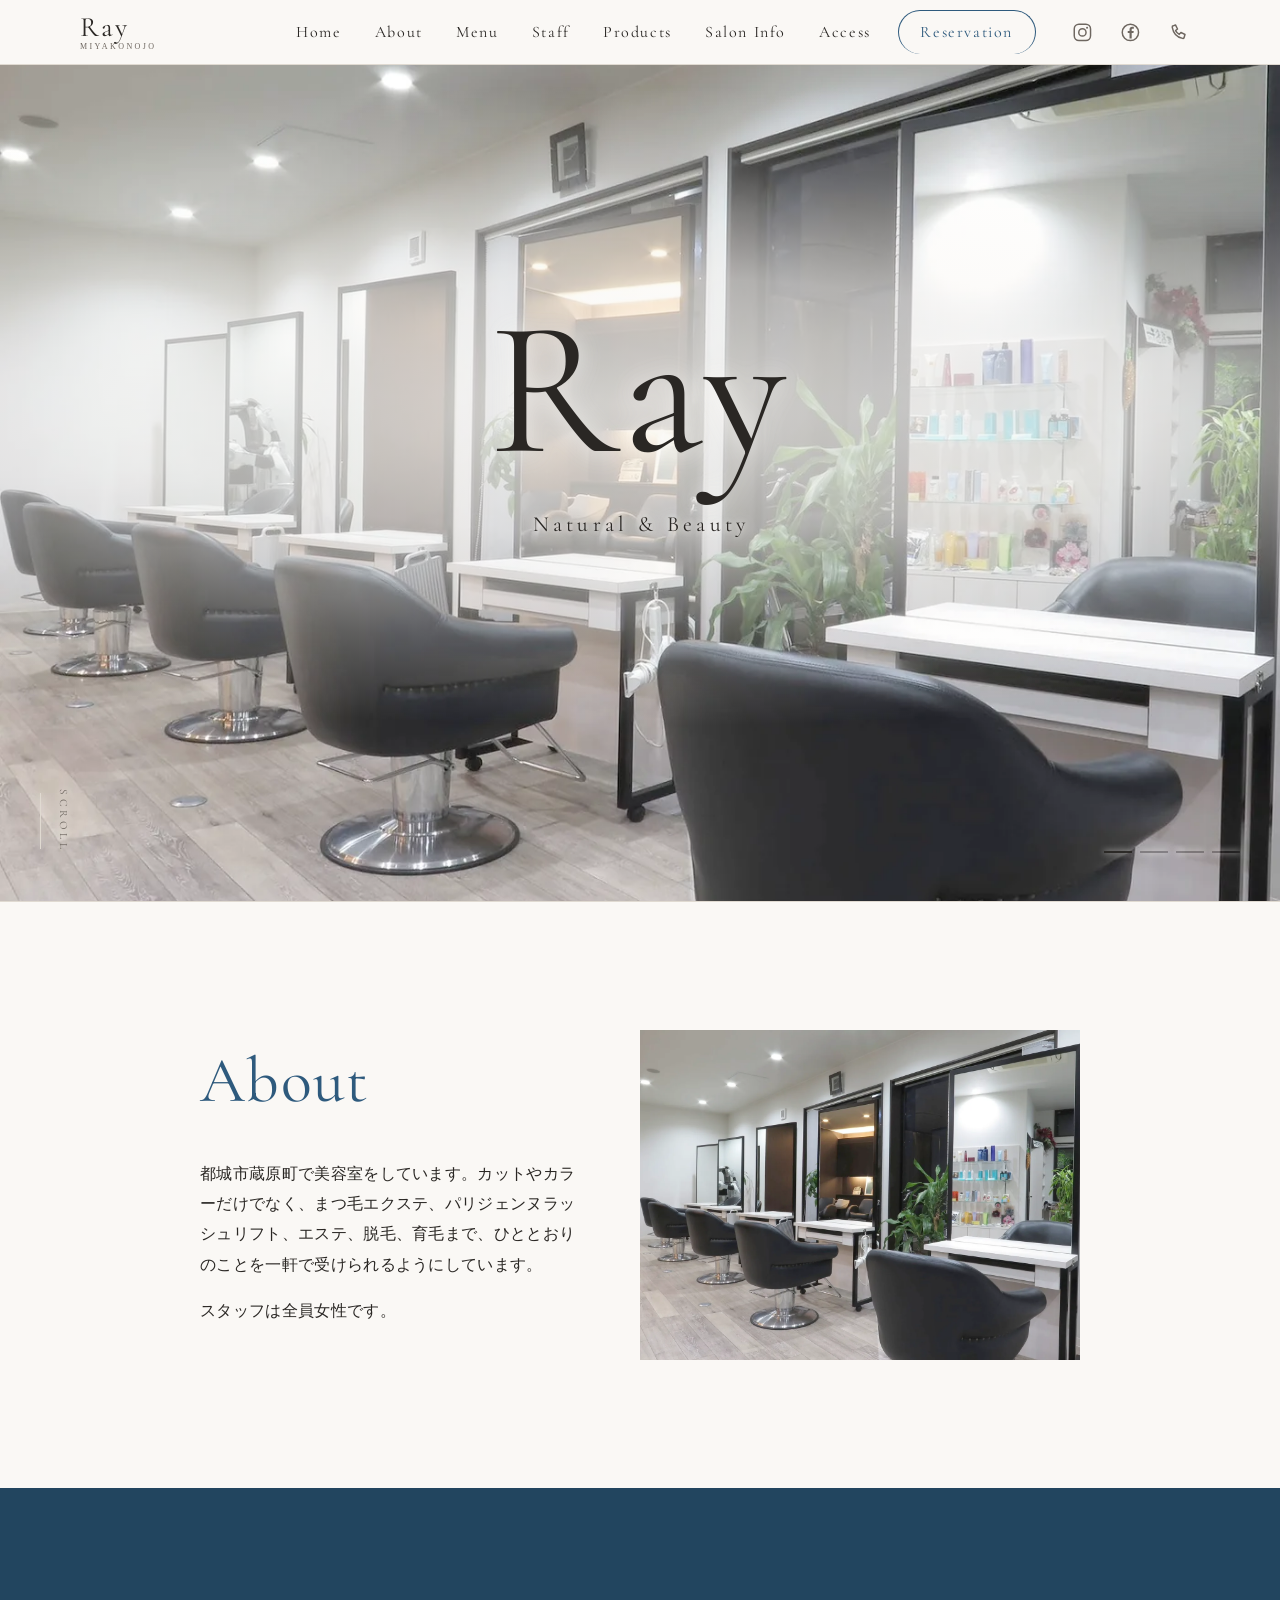
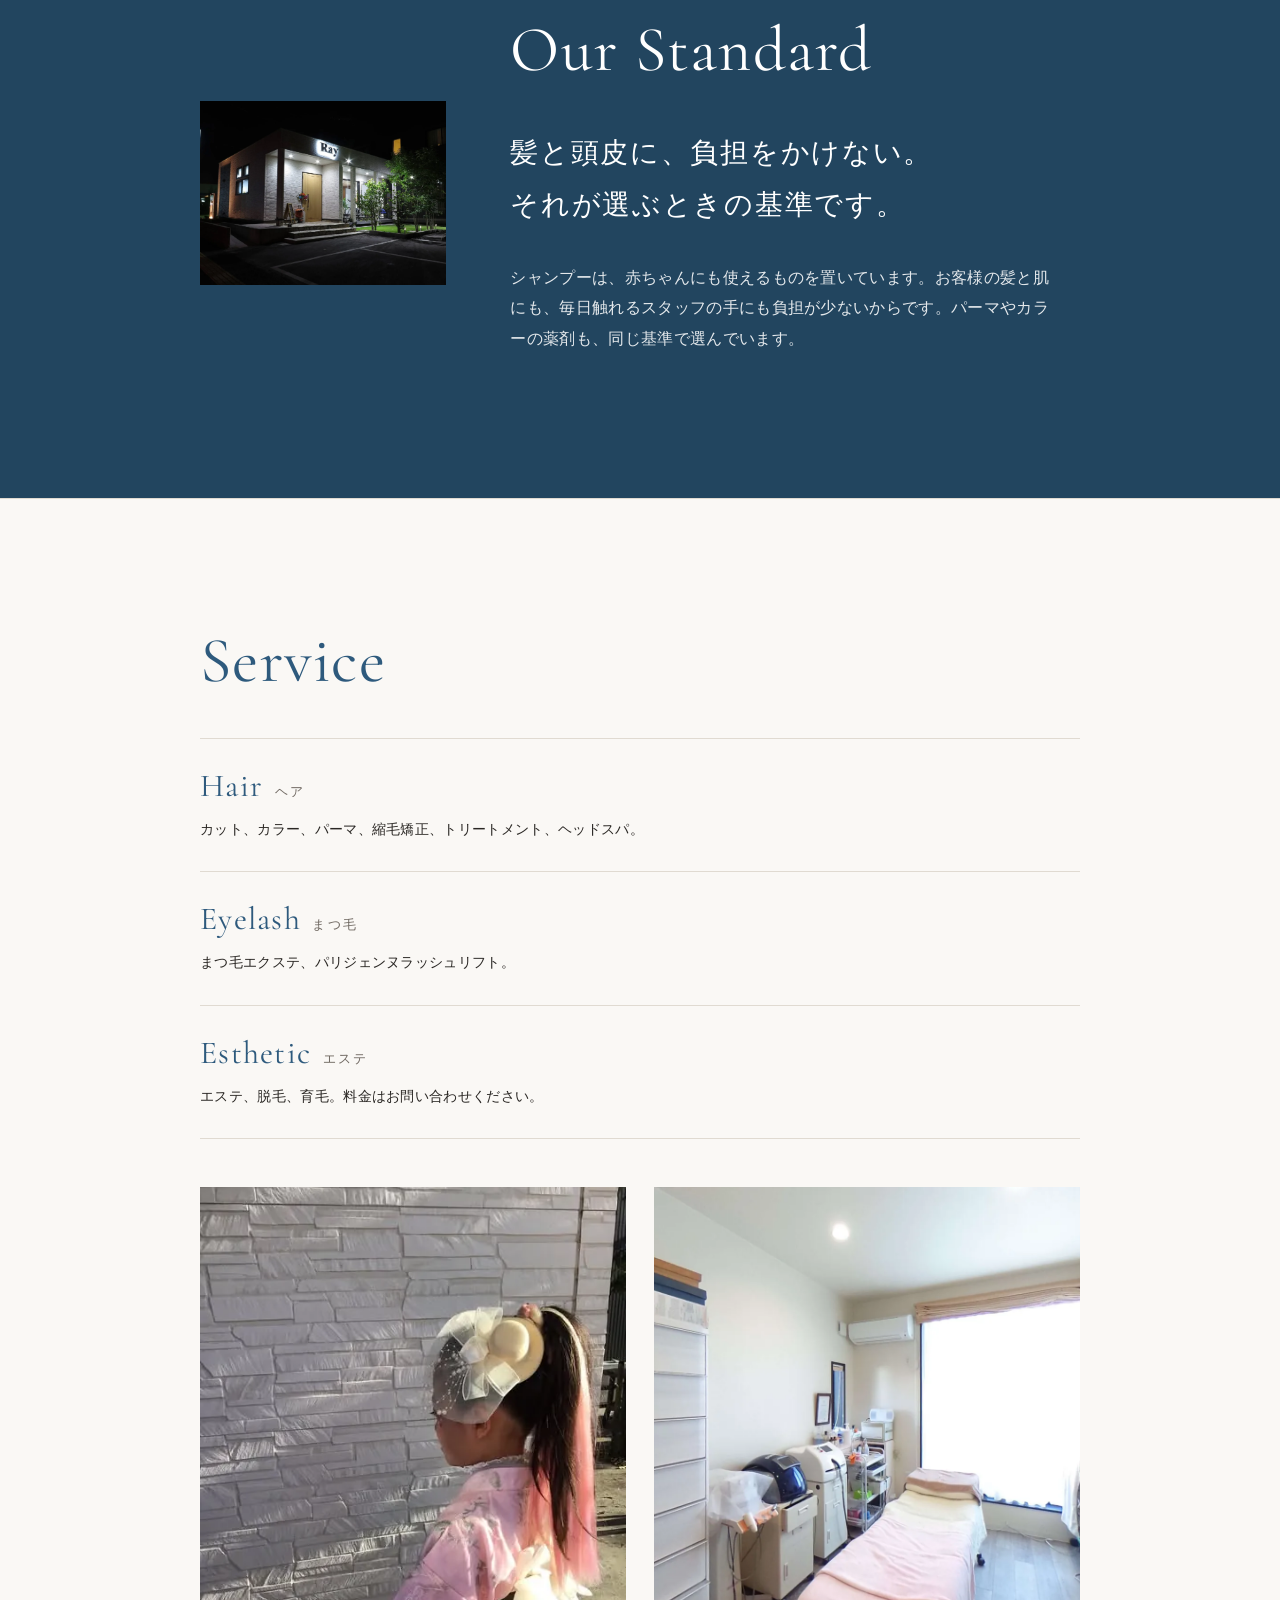
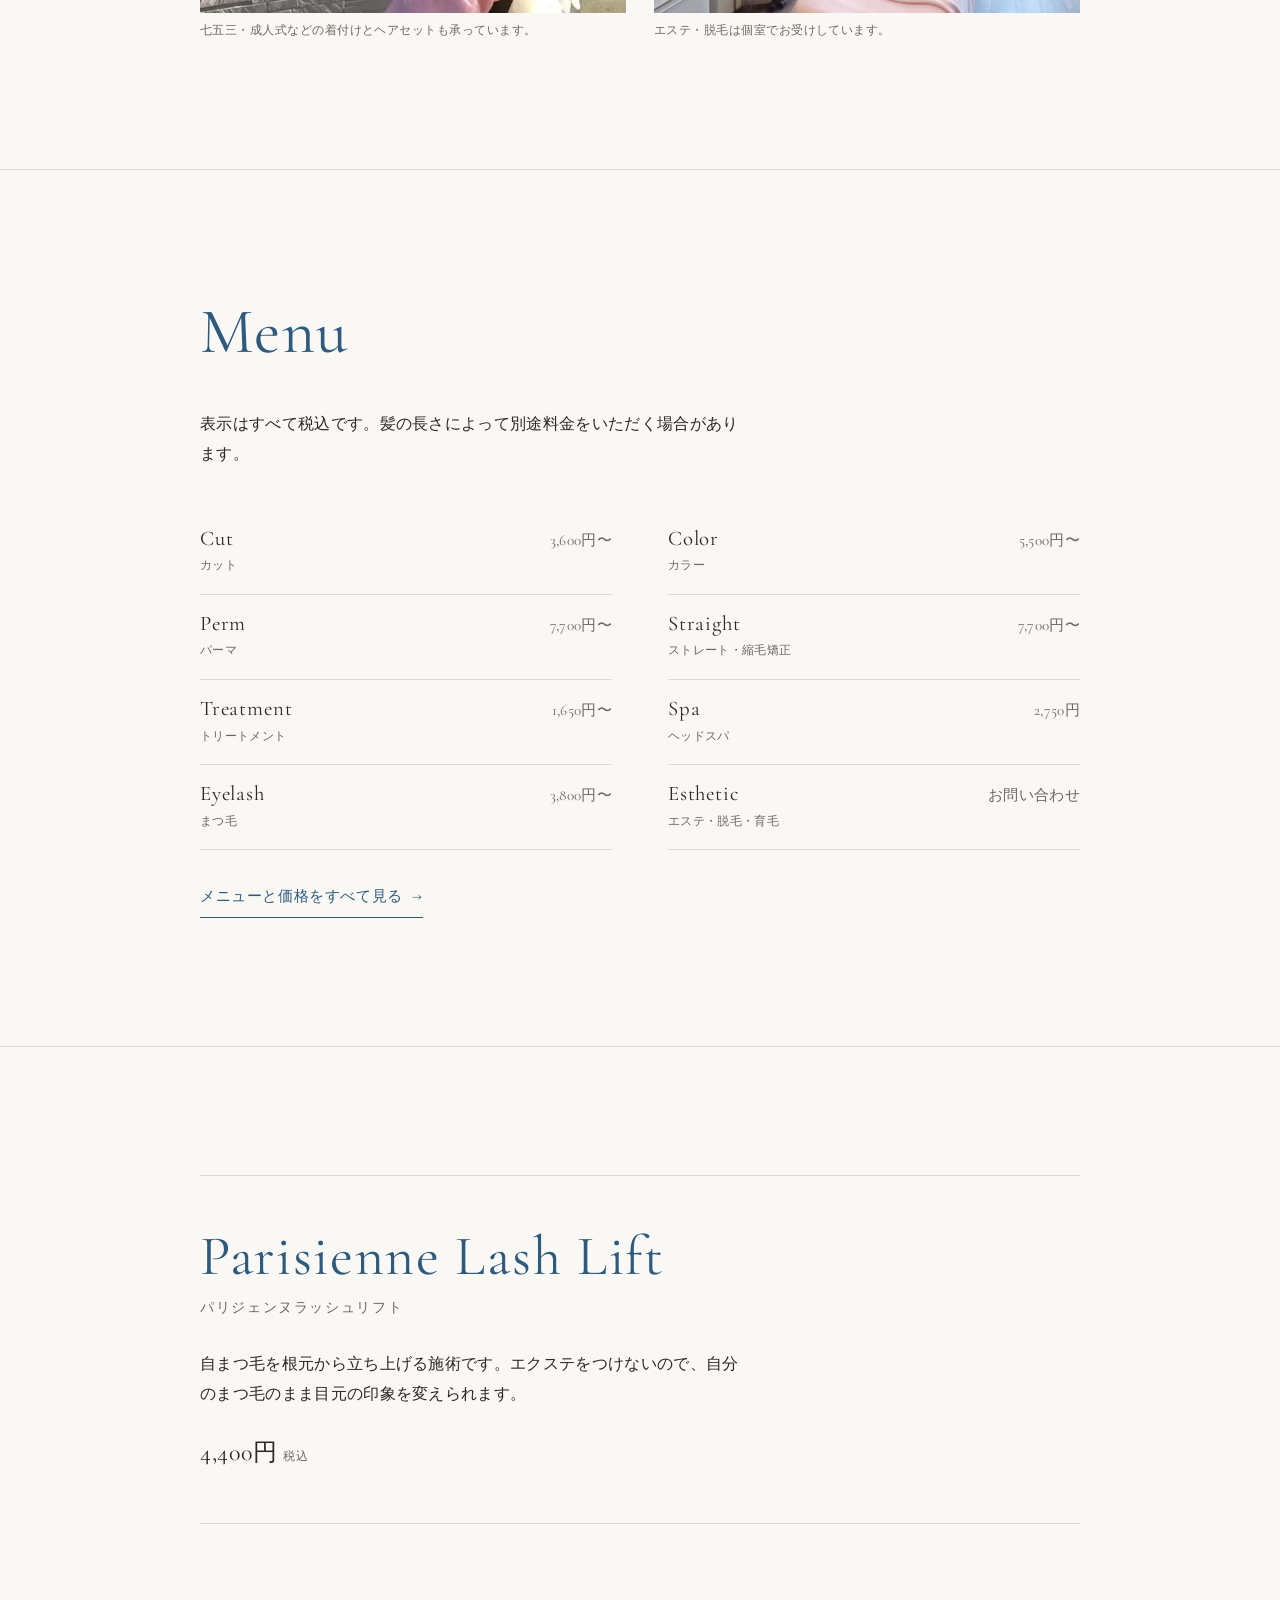
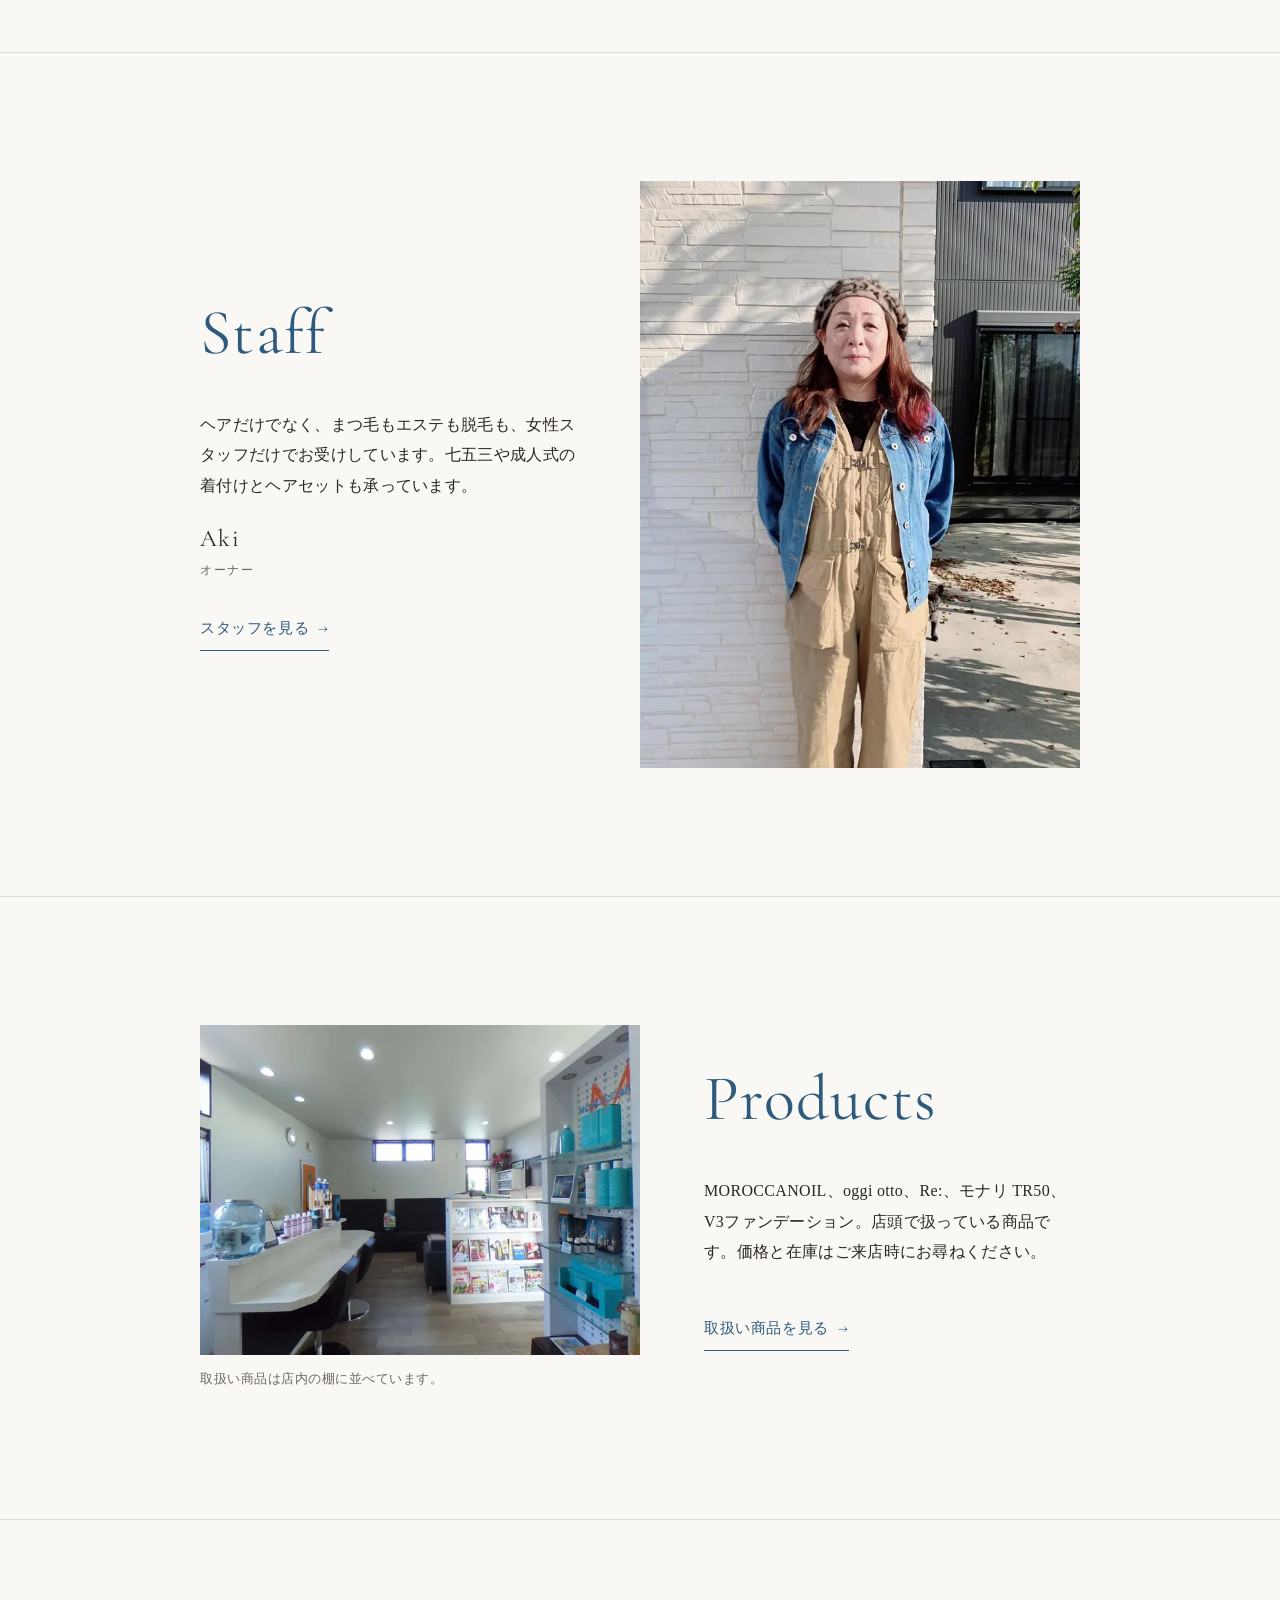
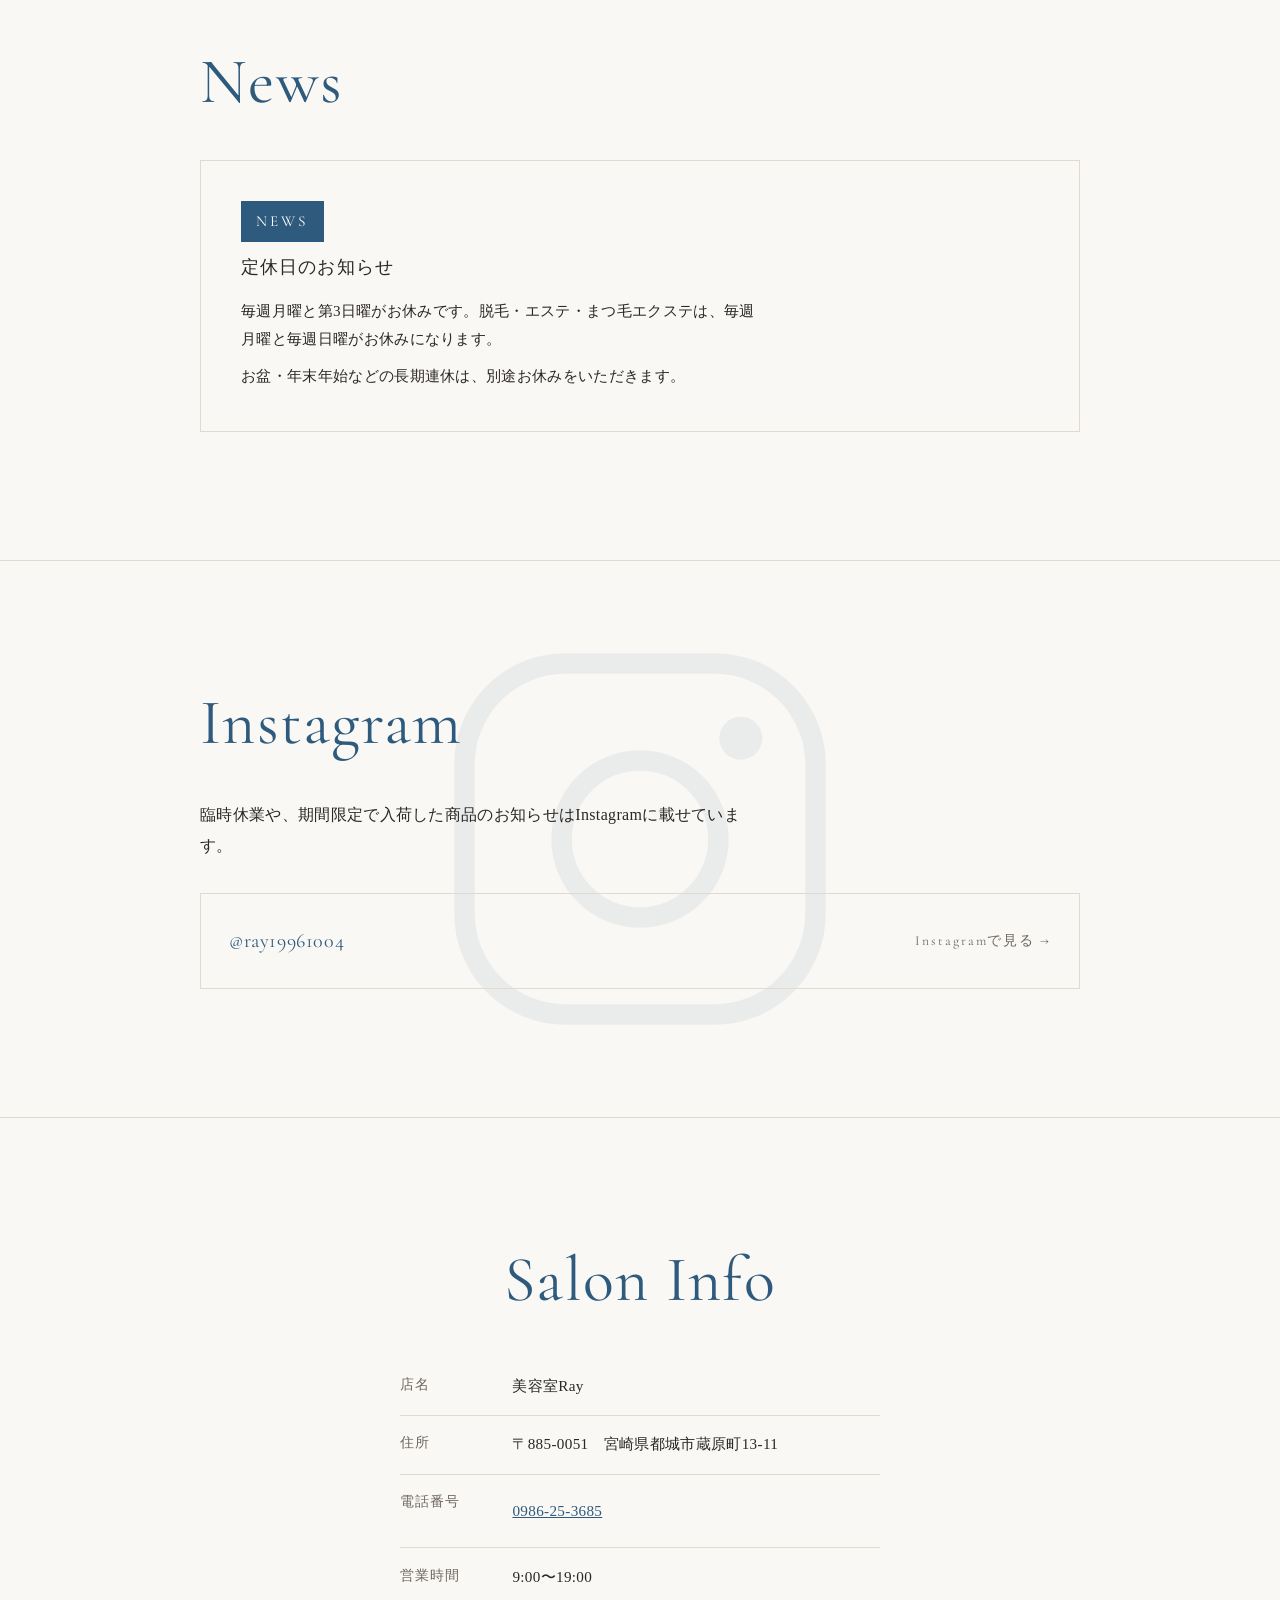
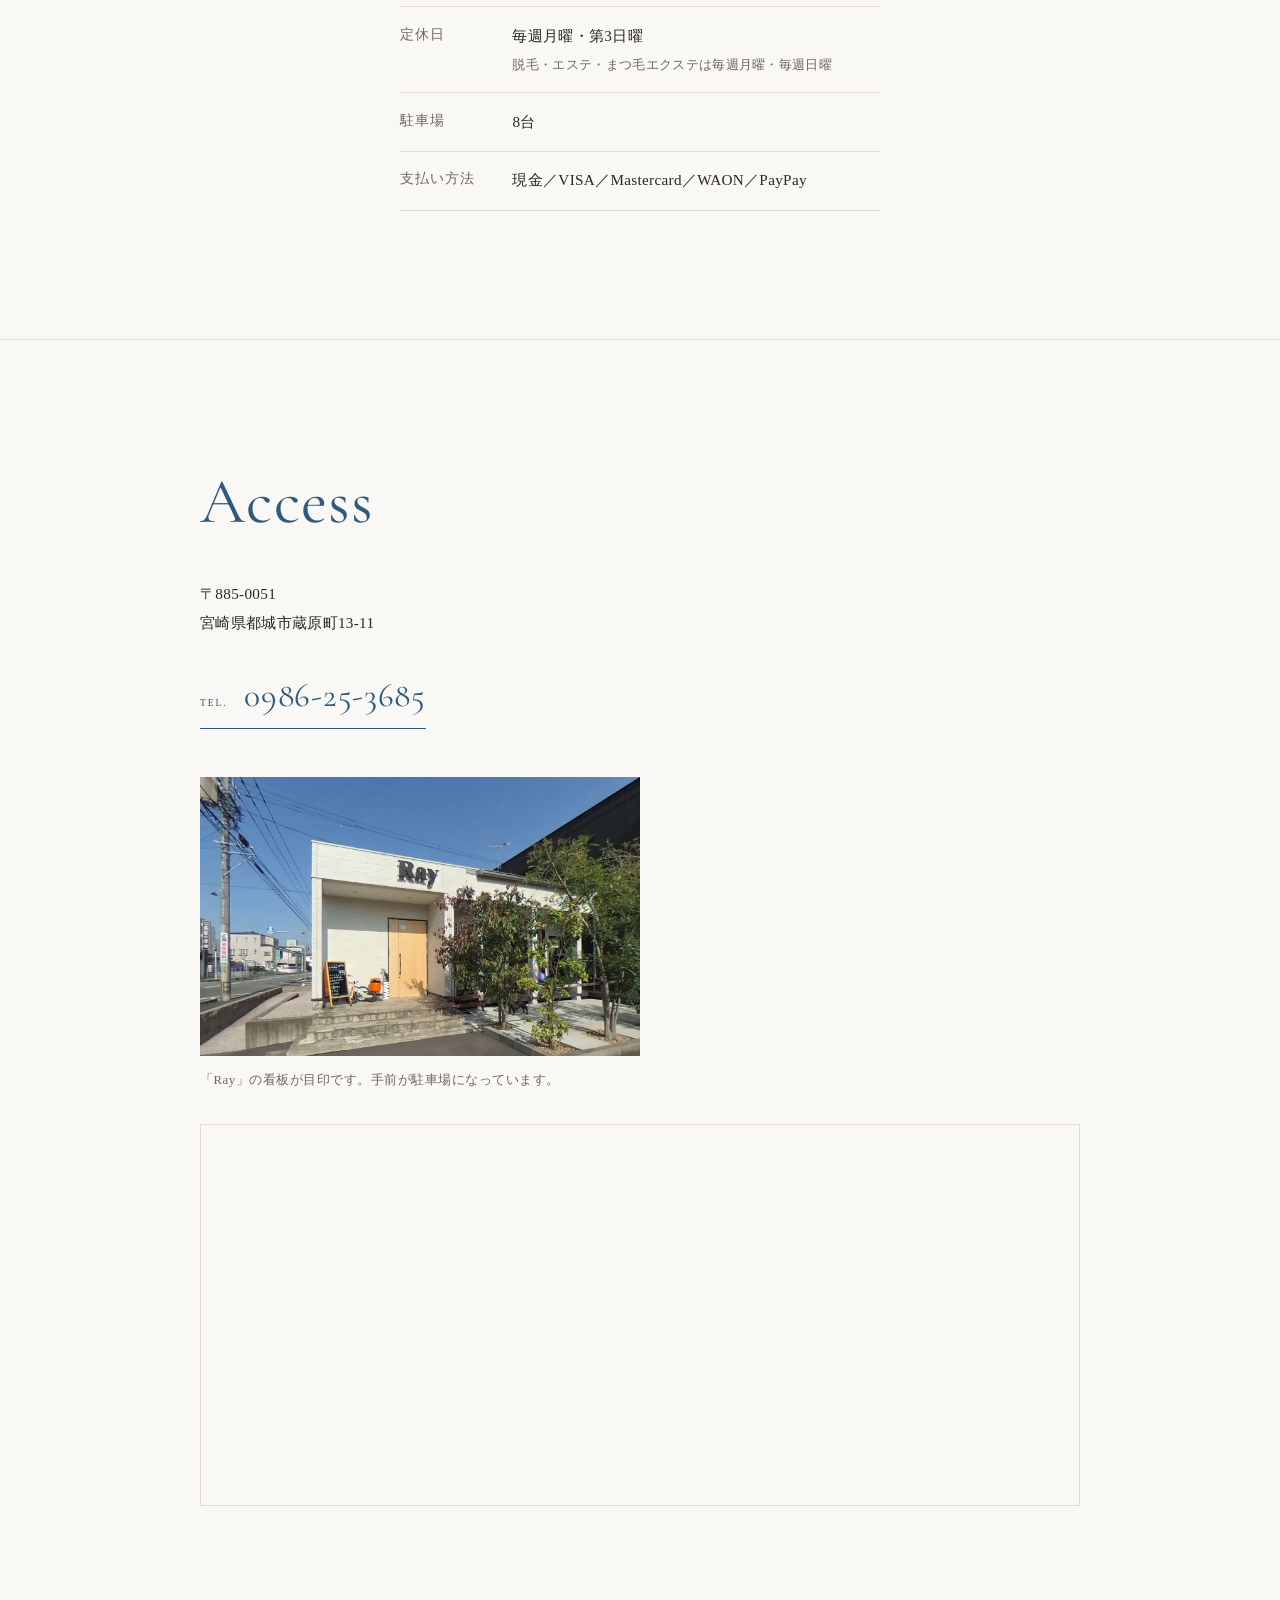
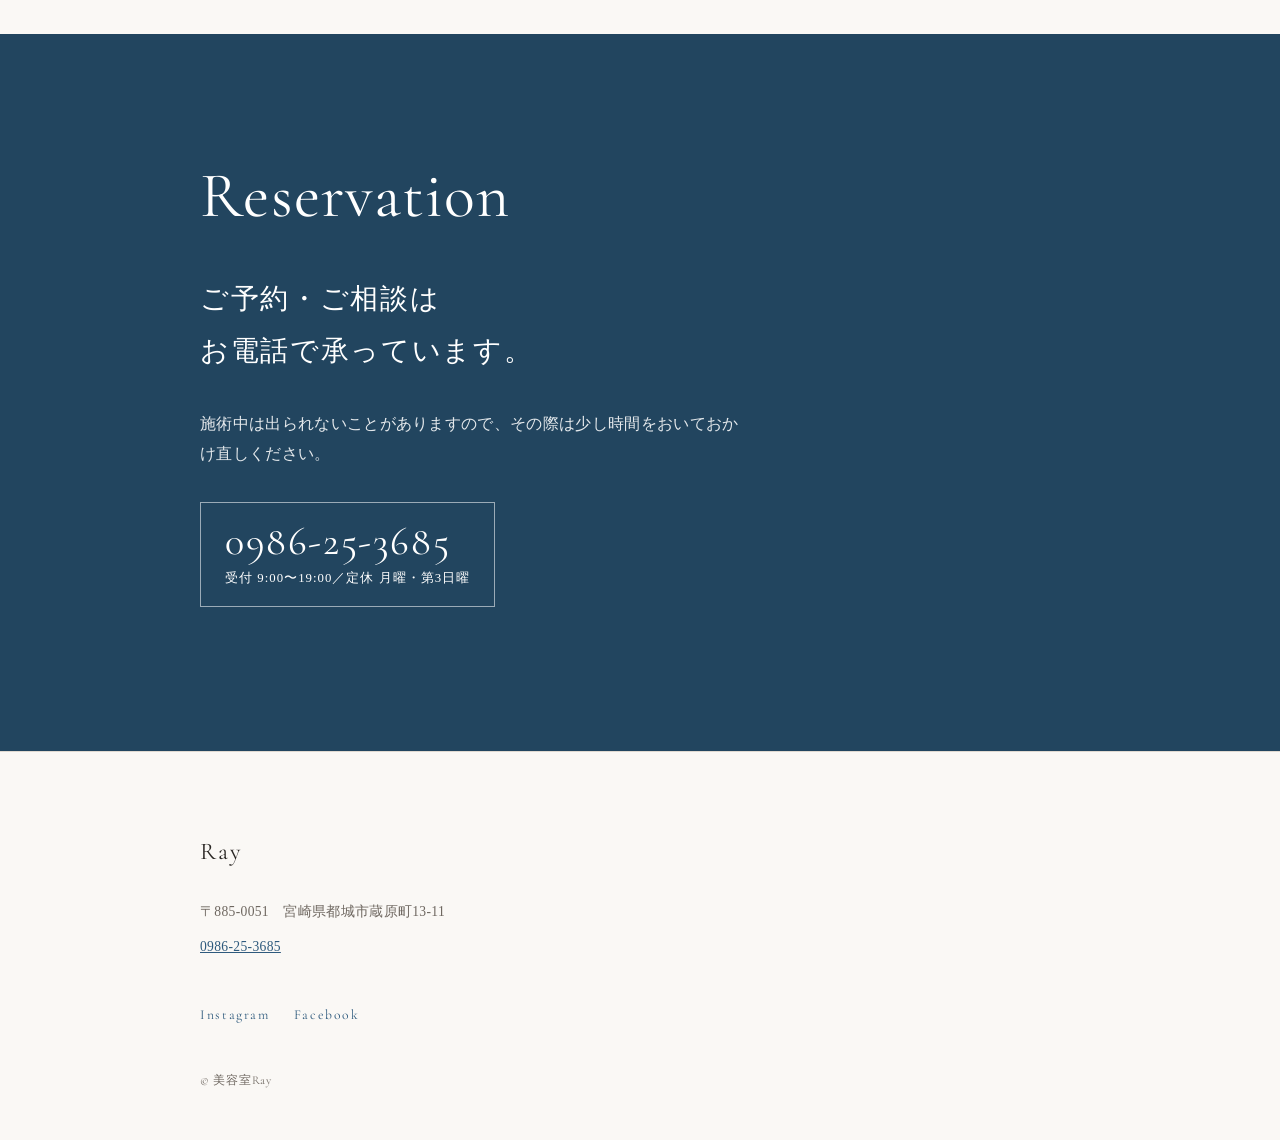
<file: v1/index.html>
<!DOCTYPE html>
<html lang="ja">
<script>document.documentElement.className+=" js";</script>
<head>
<meta charset="UTF-8">
<meta name="viewport" content="width=device-width, initial-scale=1">
<meta name="robots" content="noindex">
<title>美容室Ray｜宮崎県都城市蔵原町の美容室</title>
<meta name="description" content="宮崎県都城市蔵原町の美容室Ray。髪と頭皮に負担をかけないことを基準に薬剤と商品を選んでいます。カット・カラー・パーマ・縮毛矯正、まつ毛エクステ、パリジェンヌラッシュリフト、エステ、脱毛、育毛。営業時間9:00〜19:00、定休日は月曜・第3日曜。駐車場8台。">
<link rel="canonical" href="https://beauty-ray.com/">

<meta property="og:type" content="website">
<meta property="og:site_name" content="美容室Ray">
<meta property="og:title" content="美容室Ray｜宮崎県都城市蔵原町の美容室">
<meta property="og:description" content="赤ちゃんにも使えるシャンプーを置いています。宮崎県都城市蔵原町の美容室です。">
<meta property="og:locale" content="ja_JP">
<meta property="og:image" content="https://beauty-ray.com/assets/og-image.jpg">
<meta name="twitter:card" content="summary_large_image">

<link rel="preconnect" href="https://fonts.googleapis.com">
<link rel="preconnect" href="https://fonts.gstatic.com" crossorigin>
<link rel="stylesheet" href="https://fonts.googleapis.com/css2?family=Cormorant+Garamond:wght@400;500&display=swap">
<link rel="icon" href="favicon.svg" type="image/svg+xml">
<link rel="stylesheet" href="style.css?v=20261011b">

<script type="application/ld+json">
{
  "@context": "https://schema.org",
  "@type": "HairSalon",
  "name": "美容室Ray",
  "alternateName": "Ray",
  "url": "https://beauty-ray.com/",
  "telephone": "+81-986-25-3685",
  "address": {
    "@type": "PostalAddress",
    "addressCountry": "JP",
    "addressRegion": "宮崎県",
    "addressLocality": "都城市",
    "streetAddress": "蔵原町13-11",
    "postalCode": "885-0051"
  },
  "openingHoursSpecification": [{
    "@type": "OpeningHoursSpecification",
    "dayOfWeek": ["Tuesday","Wednesday","Thursday","Friday","Saturday","Sunday"],
    "opens": "09:00",
    "closes": "19:00"
  }],
  "paymentAccepted": "現金, VISA, Mastercard, WAON, PayPay",
  "sameAs": [
    "https://www.instagram.com/ray19961004",
    "https://www.facebook.com/Ray-426782200786898/"
  ]
}
</script>
</head>
<body>

<a class="skip" href="#main">本文へスキップ</a>

<header class="site-header">
  <div class="wrap site-header__bar">
    <a class="brand" href="./">Ray<small>MIYAKONOJO</small></a>

    <button class="nav-toggle" type="button" id="navToggle"
            aria-expanded="false" aria-controls="siteNav">MENU</button>

    <nav class="site-nav" id="siteNav" aria-label="メインナビゲーション">
      <ul>
        <li><a href="./">Home</a></li>
        <li><a href="#about">About</a></li>
        <li><a href="menu.html">Menu</a></li>
        <li><a href="staff.html">Staff</a></li>
        <li><a href="products.html">Products</a></li>
        <li><a href="#salon">Salon Info</a></li>
        <li><a href="#access">Access</a></li>
        <li class="site-nav__cta"><a href="#reservation">Reservation</a></li>
        <li class="site-nav__social">
          <a href="https://www.instagram.com/ray19961004" target="_blank" rel="noopener">
            <span class="vh">Instagram</span>
            <svg viewBox="0 0 24 24" aria-hidden="true" focusable="false">
              <rect x="2.6" y="2.6" width="18.8" height="18.8" rx="5.4" fill="none" stroke="currentColor" stroke-width="1.7"/>
              <circle cx="12" cy="12" r="4.2" fill="none" stroke="currentColor" stroke-width="1.7"/>
              <circle cx="17.4" cy="6.6" r="1.15" fill="currentColor"/>
            </svg>
          </a>
          <a href="https://www.facebook.com/Ray-426782200786898/" target="_blank" rel="noopener">
            <span class="vh">Facebook</span>
            <svg viewBox="0 0 24 24" aria-hidden="true" focusable="false">
              <circle cx="12" cy="12" r="9.4" fill="none" stroke="currentColor" stroke-width="1.7"/>
              <path d="M13.5 19v-6.2h2.05l.31-2.4H13.5V8.86c0-.7.19-1.17 1.19-1.17h1.27V5.54c-.22-.03-.98-.09-1.86-.09-1.84 0-3.1 1.12-3.1 3.19v1.76H8.93v2.4H11V19z" fill="currentColor"/>
            </svg>
          </a>
          <a href="tel:0986253685">
            <span class="vh">電話する</span>
            <svg viewBox="0 0 24 24" aria-hidden="true" focusable="false">
              <path d="M8.6 3.4 11 8.1l-2.3 1.9a11.5 11.5 0 0 0 4.3 4.3l1.9-2.3 4.7 2.4-1 3.4a1.6 1.6 0 0 1-1.8 1.1C10.1 17.7 6.3 13.9 4.9 6.2A1.6 1.6 0 0 1 6 4.4z"
                    fill="none" stroke="currentColor" stroke-width="1.7" stroke-linejoin="round"/>
            </svg>
          </a>
        </li>
      </ul>
    </nav>
  </div>
</header>

<main id="main">

  <!-- 1. ヒーロー ----------------------------------------------
       読み込み直後は白地に文字だけ。少し遅れて写真が浮かび上がり、
       そのままスライドに移る (NANEA の入りかた)。
       JSが動かない環境では、最初から写真ありの状態で表示される。
  -->
  <section class="hero">
    <div class="photo-bg fader" data-interval="6000" data-dots="#slideDots">
      <img class="is-on" src="assets/interior-seats.webp" width="1400" height="1050"
           fetchpriority="high" decoding="async"
           alt="美容室Rayの店内。鏡とセット面が並ぶ">
      <img data-src="assets/hero-night.webp" width="1400" height="1050" decoding="async" alt="">
      <img data-src="assets/hero-3.webp" width="1400" height="788" decoding="async" alt="">
      <img data-src="assets/hero-4.webp" width="1400" height="788" decoding="async" alt="">
    </div>

    <p class="slide-dots" id="slideDots" aria-hidden="true"><i class="is-on"></i><i></i><i></i><i></i></p>

    <div class="hero__inner wrap">
      <h1 class="hero__title">
        <span class="name">Ray</span>
        <span class="tagline">Natural&nbsp;&amp;&nbsp;Beauty</span>
      </h1>
    </div>

    <p class="hero__scroll" aria-hidden="true">SCROLL</p>
  </section>

  <!-- 2. About ----------------------------------------------
       NANEA「We are」の型: 写真とテキストを左右に組む -->
  <section class="section" id="about">
    <div class="wrap cols reveal">
      <div>
        <h2 class="section__head"><span class="en">About</span></h2>
        <p>都城市蔵原町で美容室をしています。カットやカラーだけでなく、まつ毛エクステ、パリジェンヌラッシュリフト、エステ、脱毛、育毛まで、ひととおりのことを一軒で受けられるようにしています。</p>
        <p>スタッフは全員女性です。</p>
      </div>
      <figure class="figure cols__media figure--bleed" style="margin-top:0">
        <img src="assets/interior-seats.webp" width="1400" height="1050" loading="lazy" decoding="async"
             alt="美容室Rayの店内。鏡とセット面が並ぶ">
      </figure>
    </div>
  </section>

  <!-- 3. Our Standard ★反転 ---------------------------------
       NANEA「We think」/ STILL「Holistic Beauty Menu」の型:
       背景を反転させ、店の主張を1セクション使って打つ -->
  <section class="section section--invert" id="standard">
    <div class="wrap cols cols--media-first cols--media-sm reveal">
      <div>
        <h2 class="section__head"><span class="en">Our Standard</span></h2>
        <p class="lede">髪と頭皮に、負担をかけない。<br>それが選ぶときの基準です。</p>
        <p>シャンプーは、赤ちゃんにも使えるものを置いています。お客様の髪と肌にも、毎日触れるスタッフの手にも負担が少ないからです。パーマやカラーの薬剤も、同じ基準で選んでいます。</p>
      </div>
      <figure class="figure cols__media" style="margin-top:0">
        <img src="assets/exterior-night.webp" width="1400" height="1050" loading="lazy" decoding="async"
             alt="夜の美容室Rayの外観。「Ray」の看板が点灯している">
      </figure>
    </div>
  </section>

  <!-- 4. Service --------------------------------------------
       STILL「Main Service」の型: 大カテゴリで分けて見せる -->
  <section class="section" id="service">
    <div class="wrap reveal">
      <h2 class="section__head"><span class="en">Service</span></h2>

      <ul class="service">
        <li>
          <p style="margin:0"><span class="en">Hair</span><span class="ja">ヘア</span></p>
          <p class="desc">カット、カラー、パーマ、縮毛矯正、トリートメント、ヘッドスパ。</p>
        </li>
        <li>
          <p style="margin:0"><span class="en">Eyelash</span><span class="ja">まつ毛</span></p>
          <p class="desc">まつ毛エクステ、パリジェンヌラッシュリフト。</p>
        </li>
        <li>
          <p style="margin:0"><span class="en">Esthetic</span><span class="ja">エステ</span></p>
          <p class="desc">エステ、脱毛、育毛。料金はお問い合わせください。</p>
        </li>
      </ul>

      <div class="photo-row">
        <figure class="figure">
          <img src="assets/hairset-back.webp" width="481" height="640" loading="lazy" decoding="async"
               alt="店舗の白い石壁の前で、着物とヘアセットを仕上げたお客様の後ろ姿">
          <figcaption>七五三・成人式などの着付けとヘアセットも承っています。</figcaption>
        </figure>
        <figure class="figure">
          <img src="assets/room-esthetic.webp" width="1200" height="900" loading="lazy" decoding="async"
               alt="美容室Rayのエステルーム。施術ベッドと機器">
          <figcaption>エステ・脱毛は個室でお受けしています。</figcaption>
        </figure>
      </div>
    </div>
  </section>

  <!-- 5. Menu -----------------------------------------------
       NANEA「Set Menu」の型: 英語+日本語の2段を2列グリッドで -->
  <section class="section" id="menu">
    <div class="wrap reveal">
      <h2 class="section__head"><span class="en">Menu</span></h2>
      <p>表示はすべて税込です。髪の長さによって別途料金をいただく場合があります。</p>

      <ul class="menu-grid">
        <li><a href="menu.html#cut"><span class="label"><span class="en">Cut</span><span class="ja">カット</span></span><span class="amount">3,600円〜</span></a></li>
        <li><a href="menu.html#color"><span class="label"><span class="en">Color</span><span class="ja">カラー</span></span><span class="amount">5,500円〜</span></a></li>
        <li><a href="menu.html#perm"><span class="label"><span class="en">Perm</span><span class="ja">パーマ</span></span><span class="amount">7,700円〜</span></a></li>
        <li><a href="menu.html#straight"><span class="label"><span class="en">Straight</span><span class="ja">ストレート・縮毛矯正</span></span><span class="amount">7,700円〜</span></a></li>
        <li><a href="menu.html#treatment"><span class="label"><span class="en">Treatment</span><span class="ja">トリートメント</span></span><span class="amount">1,650円〜</span></a></li>
        <li><a href="menu.html#spa"><span class="label"><span class="en">Spa</span><span class="ja">ヘッドスパ</span></span><span class="amount">2,750円</span></a></li>
        <li><a href="menu.html#eyelash"><span class="label"><span class="en">Eyelash</span><span class="ja">まつ毛</span></span><span class="amount">3,800円〜</span></a></li>
        <li><a href="menu.html#esthetic"><span class="label"><span class="en">Esthetic</span><span class="ja">エステ・脱毛・育毛</span></span><span class="amount">お問い合わせ</span></a></li>
      </ul>

      <a class="section__more" href="menu.html">メニューと価格をすべて見る</a>
    </div>
  </section>

  <!-- 6. Parisienne Lash Lift --------------------------------
       STILL「PARISIENNE」の型: 推しメニューに1セクション使う -->
  <section class="section" id="parisienne">
    <div class="wrap reveal">
      <div class="feature">
        <p class="feature__en">Parisienne Lash Lift</p>
        <p class="feature__ja">パリジェンヌラッシュリフト</p>
        <p>自まつ毛を根元から立ち上げる施術です。エクステをつけないので、自分のまつ毛のまま目元の印象を変えられます。</p>
        <p class="feature__price">4,400円<span class="tax">税込</span></p>
      </div>
    </div>
  </section>

  <!-- 7. Staff ----------------------------------------------
       他のセクションと同じく、詳細は別ページへ送る型。
       トップに出すのは店長のAkiだけで、残りの4名は staff.html にいる。
       写真は右。直後の Products が写真左なので、左右が交互になる。 -->
  <section class="section" id="staff">
    <div class="wrap cols reveal">
      <div>
        <h2 class="section__head"><span class="en">Staff</span></h2>
        <p>ヘアだけでなく、まつ毛もエステも脱毛も、女性スタッフだけでお受けしています。七五三や成人式の着付けとヘアセットも承っています。</p>
        <p class="staff-lead"><span class="name">Aki</span><span class="role">オーナー</span></p>
        <a class="section__more" href="staff.html">スタッフを見る</a>
      </div>
      <figure class="figure cols__media figure--portrait" style="margin-top:0">
        <img src="assets/staff-aki.webp" width="666" height="1000" loading="lazy" decoding="async"
             alt="美容室Rayのオーナー、Aki">
      </figure>
    </div>
  </section>

  <!-- 8. Products -------------------------------------------
       STILL のブランド別セクションの型 -->
  <section class="section" id="products">
    <div class="wrap cols cols--media-first reveal">
      <figure class="figure cols__media figure--bleed" style="margin-top:0">
        <img src="assets/interior-products.webp" width="1200" height="900" loading="lazy" decoding="async"
             alt="美容室Rayの店内。受付カウンターと、商品が並ぶ棚">
        <figcaption>取扱い商品は店内の棚に並べています。</figcaption>
      </figure>
      <div>
        <h2 class="section__head"><span class="en">Products</span></h2>
        <p>MOROCCANOIL、oggi otto、Re:、モナリ TR50、V3ファンデーション。店頭で扱っている商品です。価格と在庫はご来店時にお尋ねください。</p>
        <a class="section__more" href="products.html">取扱い商品を見る</a>
      </div>
    </div>
  </section>

  <!-- 9. News -----------------------------------------------
       NANEA「News」の型: 今月の休業日を日付で列挙する。

       ★毎月ここを書き換える★
       通常の定休日(月曜・第3日曜)以外に休む日があるときは、
       下の <p class="news__dates"> に日付を書く。
       ないときは、その1行ごと消す。
       例: <p class="news__dates">9月23日(火)、9月24日(水)はお休みをいただきます。</p>
  -->
  <section class="section" id="news">
    <div class="wrap reveal">
      <h2 class="section__head"><span class="en">News</span></h2>

      <div class="news">
        <p class="news__badge">News</p>
        <h3 class="news__title">定休日のお知らせ</h3>
        <p>毎週月曜と第3日曜がお休みです。脱毛・エステ・まつ毛エクステは、毎週月曜と毎週日曜がお休みになります。</p>
        <p>お盆・年末年始などの長期連休は、別途お休みをいただきます。</p>
      </div>
    </div>
  </section>

  <!-- 10. Instagram ------------------------------------------
       Liner「Social / Our Media」、STILL「STILL Instagram」の型。
       埋め込みは外部スクリプトが増えるので、カードでアカウントに送る -->
  <section class="section section--ig" id="instagram">
    <!-- 背景のマークは、ナビ・フッターと同じ自作のインラインSVG。外部画像は読み込まない -->
    <svg class="ig-bg" viewBox="0 0 24 24" aria-hidden="true" focusable="false">
      <rect x="2.6" y="2.6" width="18.8" height="18.8" rx="5.4" fill="none" stroke="currentColor" stroke-width="1.1"/>
      <circle cx="12" cy="12" r="4.2" fill="none" stroke="currentColor" stroke-width="1.1"/>
      <circle cx="17.4" cy="6.6" r="1.15" fill="currentColor"/>
    </svg>
    <div class="wrap reveal">
      <h2 class="section__head"><span class="en">Instagram</span></h2>
      <p>臨時休業や、期間限定で入荷した商品のお知らせはInstagramに載せています。</p>

      <a class="ig-card" href="https://www.instagram.com/ray19961004" target="_blank" rel="noopener">
        <span class="handle">@ray19961004</span>
        <span class="go">Instagramで見る →</span>
      </a>
    </div>
  </section>

  <!-- 11. Salon Info ----------------------------------------
        NANEA「Salon Info」の型: 中央揃え -->
  <section class="section section--center" id="salon">
    <div class="wrap reveal">
      <h2 class="section__head"><span class="en">Salon Info</span></h2>

      <dl class="info">
        <div>
          <dt>店名</dt>
          <dd>美容室Ray</dd>
        </div>
        <div>
          <dt>住所</dt>
          <dd>〒885-0051　宮崎県都城市蔵原町13-11</dd>
        </div>
        <div>
          <dt>電話番号</dt>
          <dd><a href="tel:0986253685">0986-25-3685</a></dd>
        </div>
        <div>
          <dt>営業時間</dt>
          <dd>9:00〜19:00</dd>
        </div>
        <div>
          <dt>定休日</dt>
          <dd>毎週月曜・第3日曜
            <span class="sub">脱毛・エステ・まつ毛エクステは毎週月曜・毎週日曜</span>
          </dd>
        </div>
        <div>
          <dt>駐車場</dt>
          <dd>8台</dd>
        </div>
        <div>
          <dt>支払い方法</dt>
          <dd>現金／VISA／Mastercard／WAON／PayPay</dd>
        </div>
      </dl>
    </div>
  </section>

  <!-- 12. Access --------------------------------------------- -->
  <section class="section" id="access">
    <div class="wrap reveal">
      <h2 class="section__head"><span class="en">Access</span></h2>
      <!-- 住所と電話だけ。営業時間・定休日・駐車場・支払い方法は Salon Info に置く -->
      <div class="acc-info">
        <p class="acc-info__line">〒885-0051<br>宮崎県都城市蔵原町13-11</p>
        <a class="acc-info__tel" href="tel:0986253685"><span>TEL.</span>0986-25-3685</a>
      </div>

      <figure class="figure figure--offset-left figure--bleed">
        <img src="assets/exterior-day.webp" width="1400" height="889" loading="lazy" decoding="async"
             alt="美容室Rayの外観。白い建物に「Ray」の看板、手前が駐車場">
        <figcaption>「Ray」の看板が目印です。手前が駐車場になっています。</figcaption>
      </figure>

      <div class="map">
        <iframe
          src="https://www.google.com/maps/embed?pb=!1m18!1m12!1m3!1d3393.7187765146136!2d131.06816810000004!3d31.7235762!2m3!1f0!2f0!3f0!3m2!1i1024!2i768!4f13.1!3m3!1m2!1s0x353f2710465b4dcf%3A0xcdab4474e3725eae!2z5a6u5bSO55yM6YO95Z-O5biC6JS15Y6f55S677yR77yT4oiS77yR77yR!5e0!3m2!1sja!2sjp!4v1413803124853"
          title="美容室Rayの地図" loading="lazy" referrerpolicy="no-referrer-when-downgrade"
          allowfullscreen></iframe>
      </div>
    </div>
  </section>

  <!-- 13. Reservation ★反転 ---------------------------------
        NANEA / Liner の型: 予約を独立セクションにする -->
  <section class="section section--invert" id="reservation">
    <div class="wrap reveal">
      <h2 class="section__head"><span class="en">Reservation</span></h2>
      <p class="lede">ご予約・ご相談は<br>お電話で承っています。</p>
      <p>施術中は出られないことがありますので、その際は少し時間をおいておかけ直しください。</p>

      <p class="tel-block">
        <a class="tel-big" href="tel:0986253685">
          <span class="num">0986-25-3685</span>
          <span class="hours">受付 9:00〜19:00／定休 月曜・第3日曜</span>
        </a>
      </p>
    </div>
  </section>

</main>

<footer class="site-footer">
  <div class="wrap">
    <p class="brand" style="display:block">Ray</p>
    <address>
      <p class="addr-line">〒885-0051　宮崎県都城市蔵原町13-11</p>
      <a class="addr-tel" href="tel:0986253685">0986-25-3685</a>
    </address>

    <ul class="sns">
      <li><a href="https://www.instagram.com/ray19961004" target="_blank" rel="noopener">Instagram</a></li>
      <li><a href="https://www.facebook.com/Ray-426782200786898/" target="_blank" rel="noopener">Facebook</a></li>
    </ul>

    <p class="copyright">&copy; 美容室Ray</p>
  </div>
</footer>

<div class="callbar">
  <a href="tel:0986253685">電話で予約する<span class="num">0986-25-3685</span></a>
</div>

<script>
(function () {
  var btn = document.getElementById('navToggle');
  var nav = document.getElementById('siteNav');
  if (!btn || !nav) return;

  btn.addEventListener('click', function () {
    var open = nav.classList.toggle('is-open');
    btn.setAttribute('aria-expanded', String(open));
    btn.textContent = open ? 'CLOSE' : 'MENU';
  });

  // パネル内のリンクを押したら閉じる
  nav.addEventListener('click', function (e) {
    if (e.target.closest('a') && nav.classList.contains('is-open')) {
      nav.classList.remove('is-open');
      btn.setAttribute('aria-expanded', 'false');
      btn.textContent = 'MENU';
    }
  });

  // スクロールで要素を出す (3サイト共通の型)。
  // JSが無い/動かない環境では .js が付かないので、最初から見えたままになる。
  var targets = document.querySelectorAll('.reveal');
  if (!('IntersectionObserver' in window) ||
      window.matchMedia('(prefers-reduced-motion: reduce)').matches) {
    Array.prototype.forEach.call(targets, function (el) { el.classList.add('is-in'); });
  } else {
    var io = new IntersectionObserver(function (entries) {
      entries.forEach(function (e) {
        if (e.isIntersecting) {
          e.target.classList.add('is-in');
          io.unobserve(e.target);
        }
      });
    }, { rootMargin: '0px 0px -12% 0px', threshold: 0.05 });
    Array.prototype.forEach.call(targets, function (el) { io.observe(el); });
  }

  // 写真のフェード切り替え。ライブラリは使わない。
  // 1枚目だけHTMLで読み込み、残りはページの読み込みが終わってから差し込む。
  var faders = document.querySelectorAll('.fader');
  var reduce = window.matchMedia('(prefers-reduced-motion: reduce)').matches;

  var startFaders = function () {
    Array.prototype.forEach.call(faders, function (box) {
      var slides = box.querySelectorAll('img');
      Array.prototype.forEach.call(slides, function (im) {
        if (im.dataset.src) { im.src = im.dataset.src; delete im.dataset.src; }
      });
      if (reduce || slides.length < 2) return;

      var dots = box.dataset.dots ? document.querySelector(box.dataset.dots) : null;
      var bars = dots ? dots.querySelectorAll('i') : [];
      var i = 0;
      setInterval(function () {
        slides[i].classList.remove('is-on');
        if (bars[i]) bars[i].classList.remove('is-on');
        i = (i + 1) % slides.length;
        slides[i].classList.add('is-on');
        if (bars[i]) bars[i].classList.add('is-on');
      }, parseInt(box.dataset.interval, 10) || 6000);
    });
  };

  if (document.readyState === 'complete') { startFaders(); }
  else { window.addEventListener('load', startFaders); }
})();
</script>

</body>
</html>
</file>
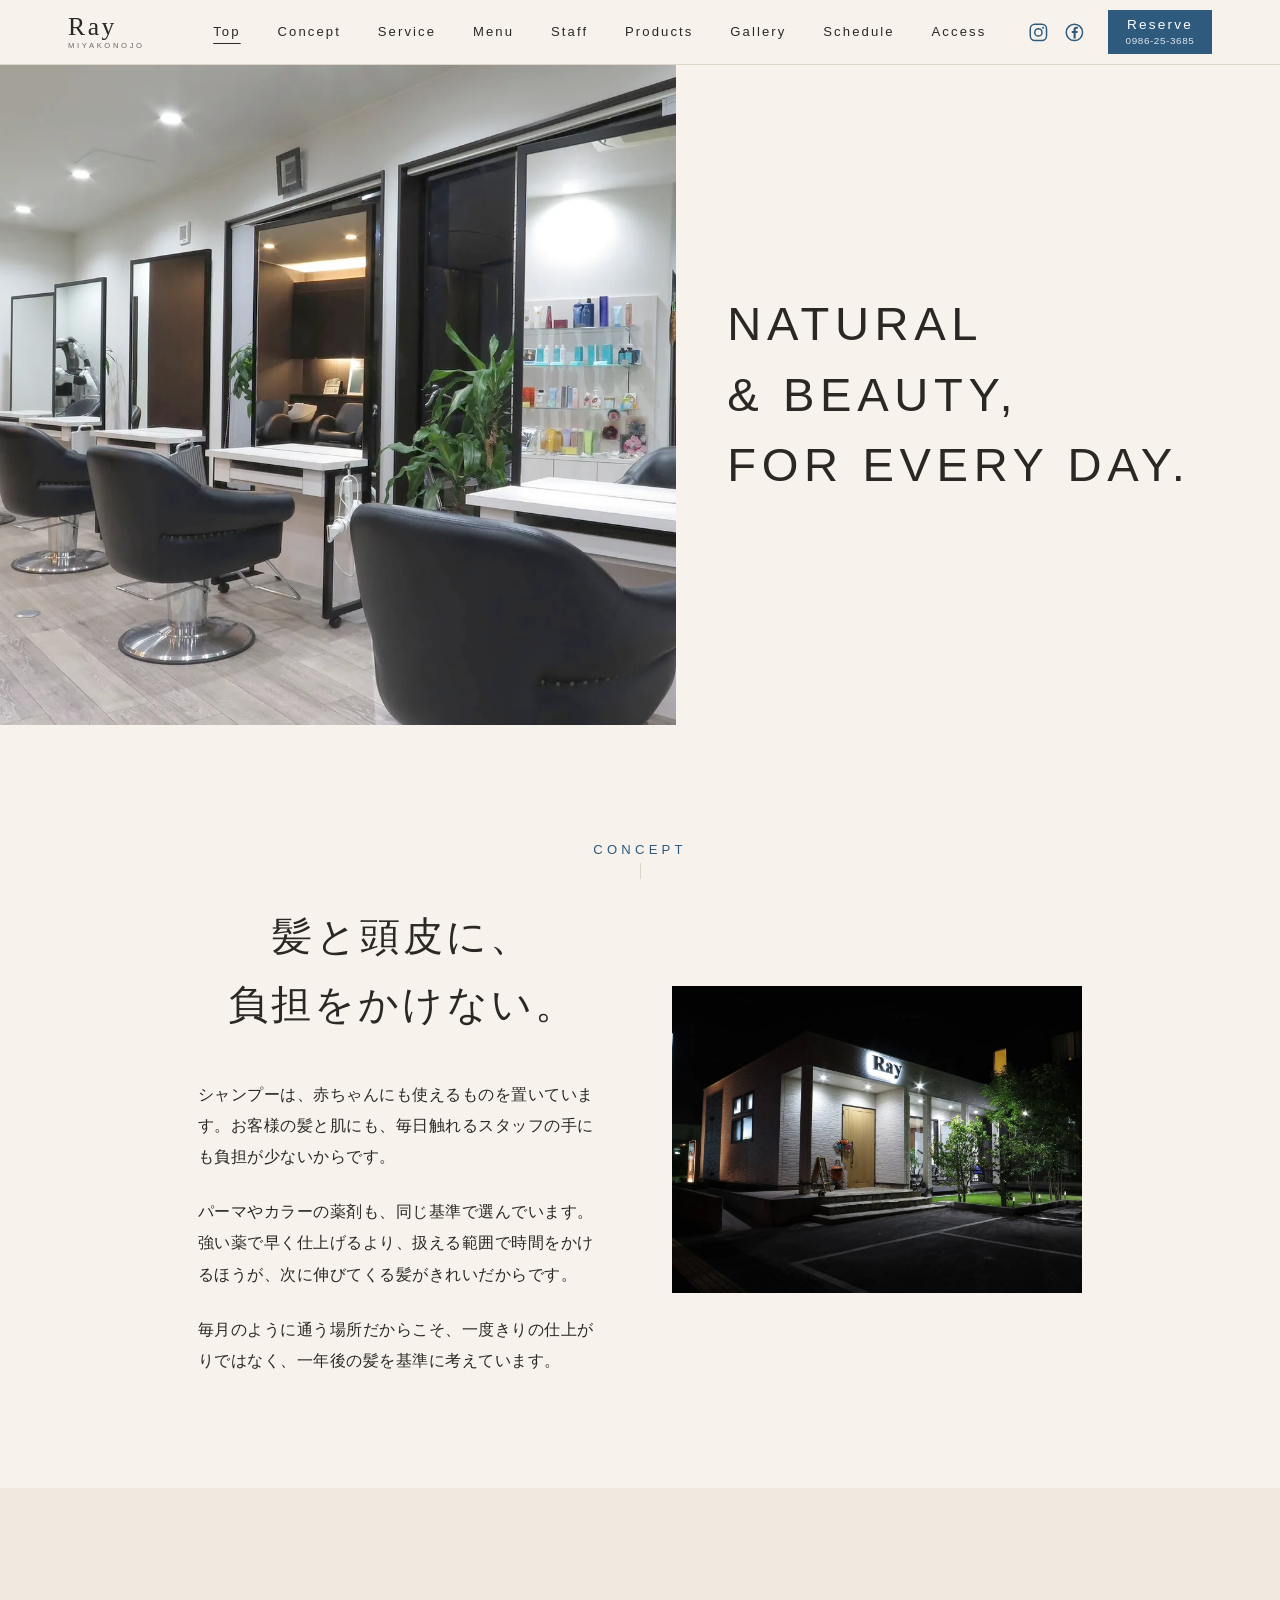
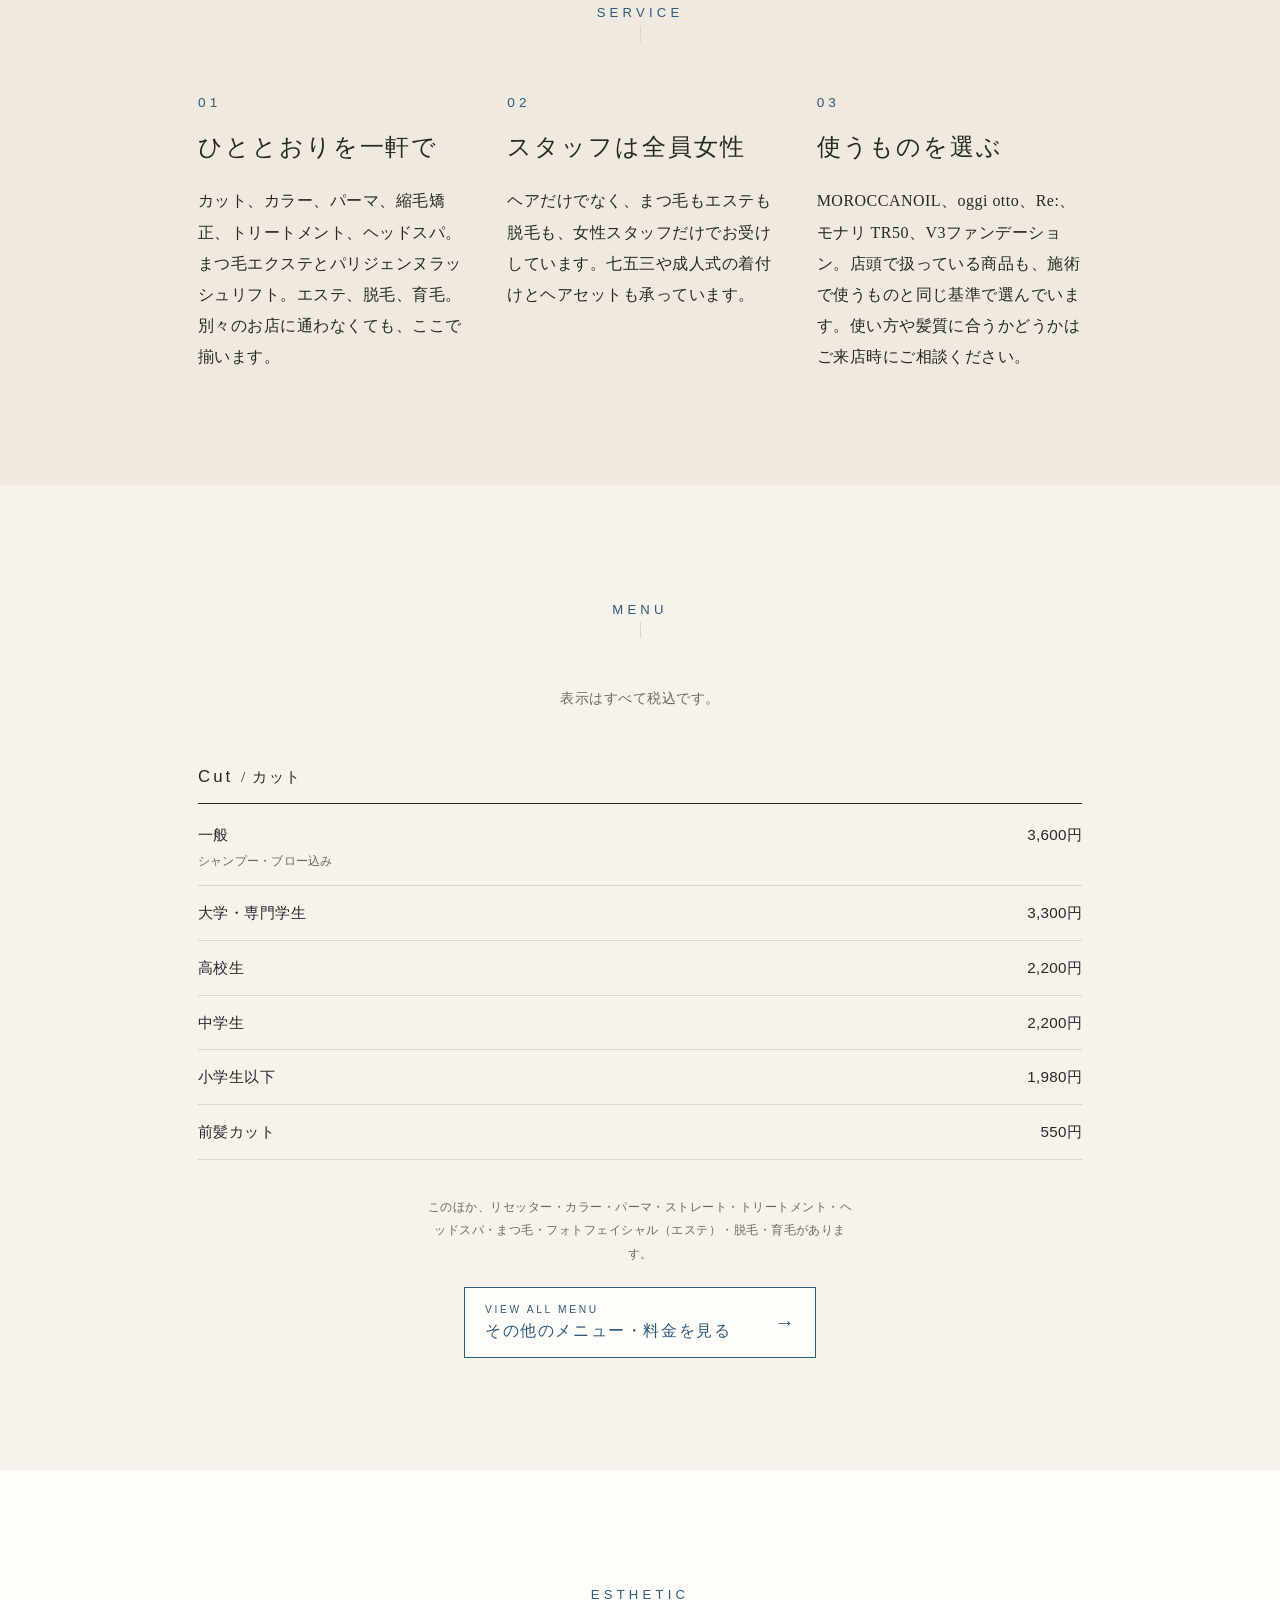
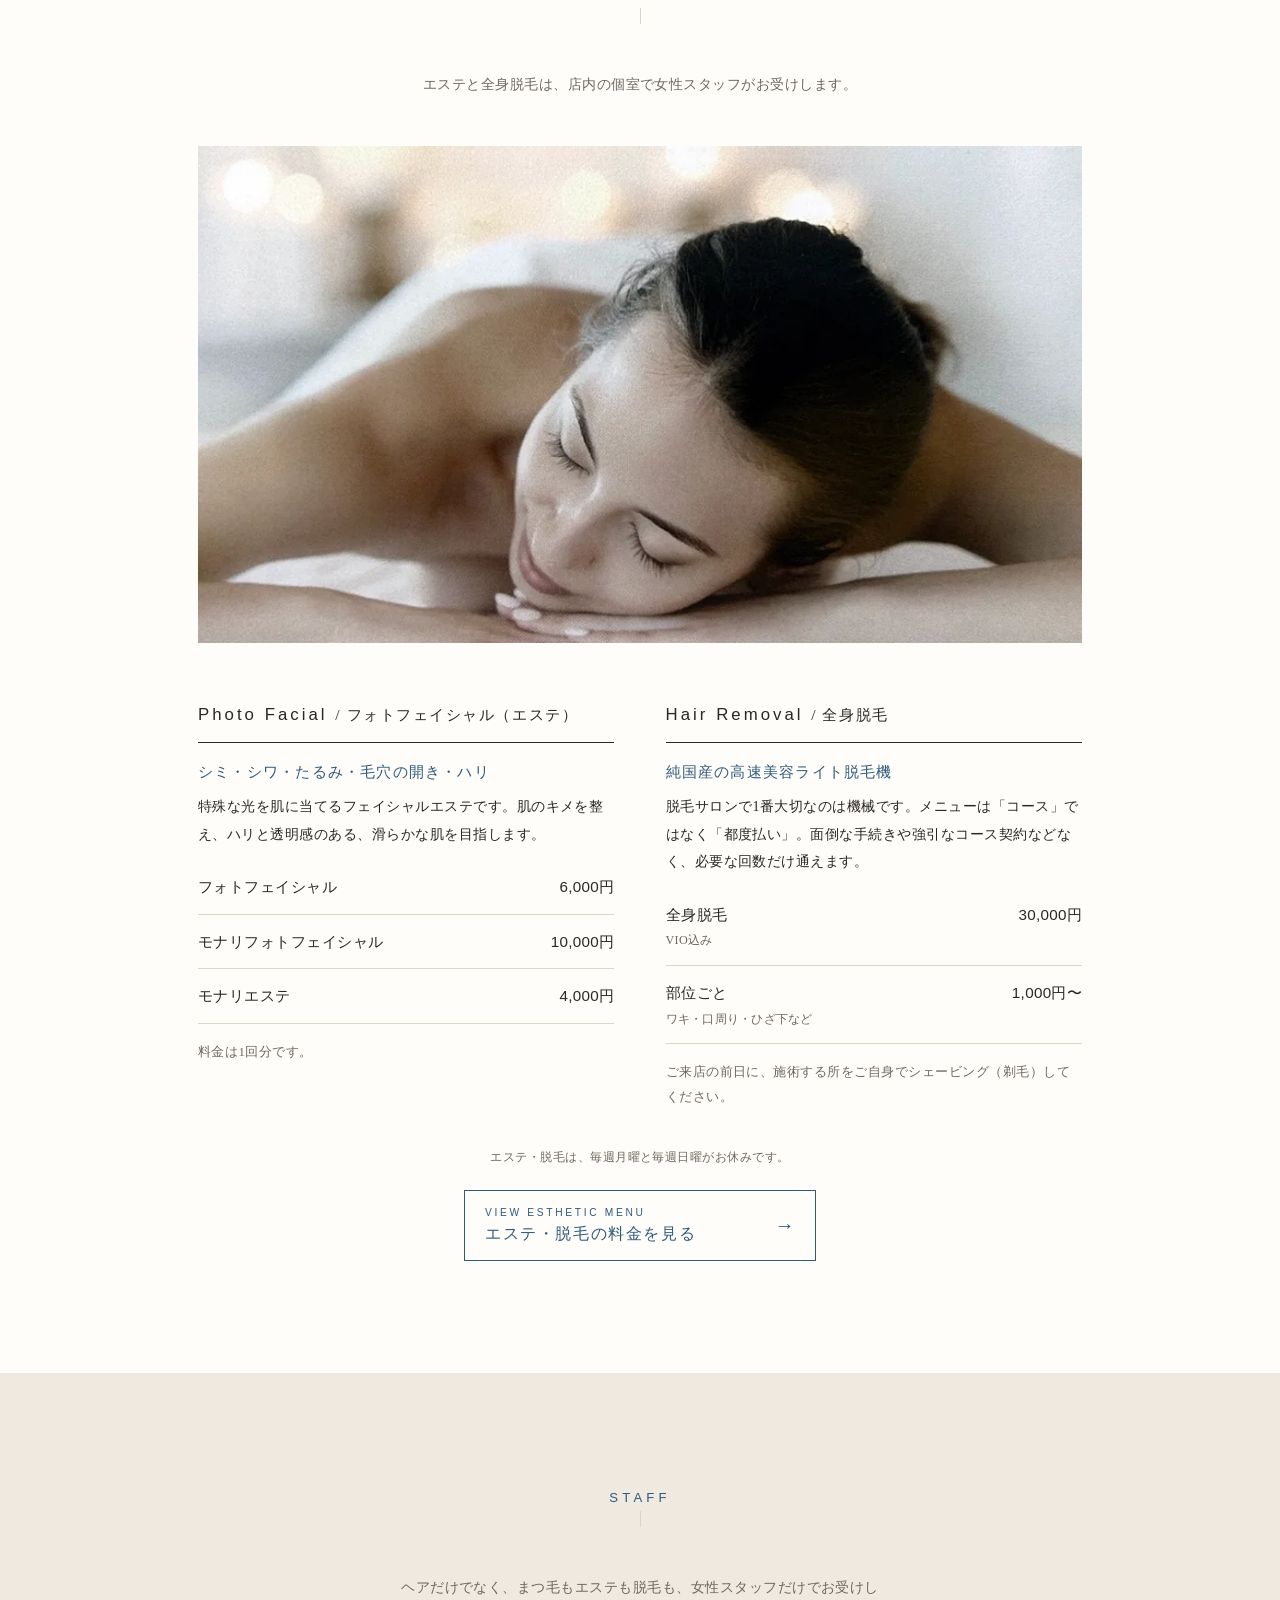
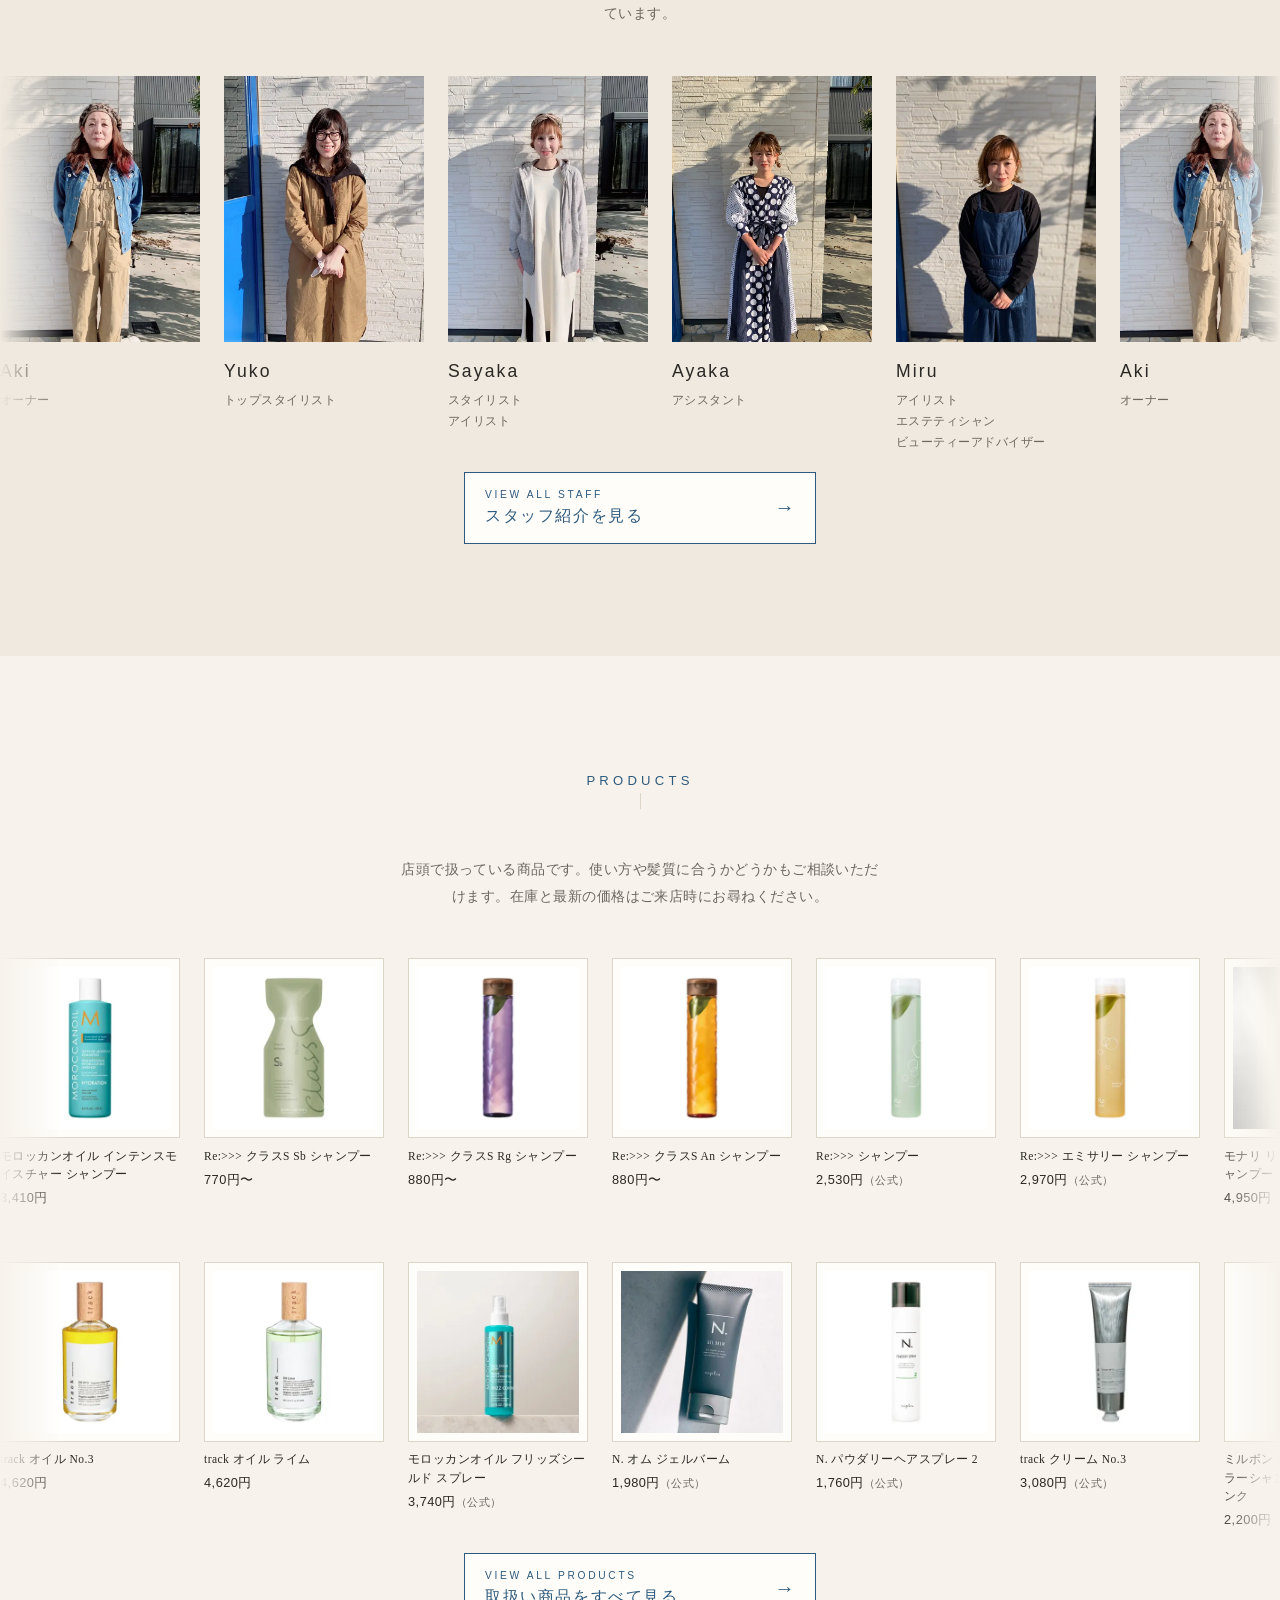
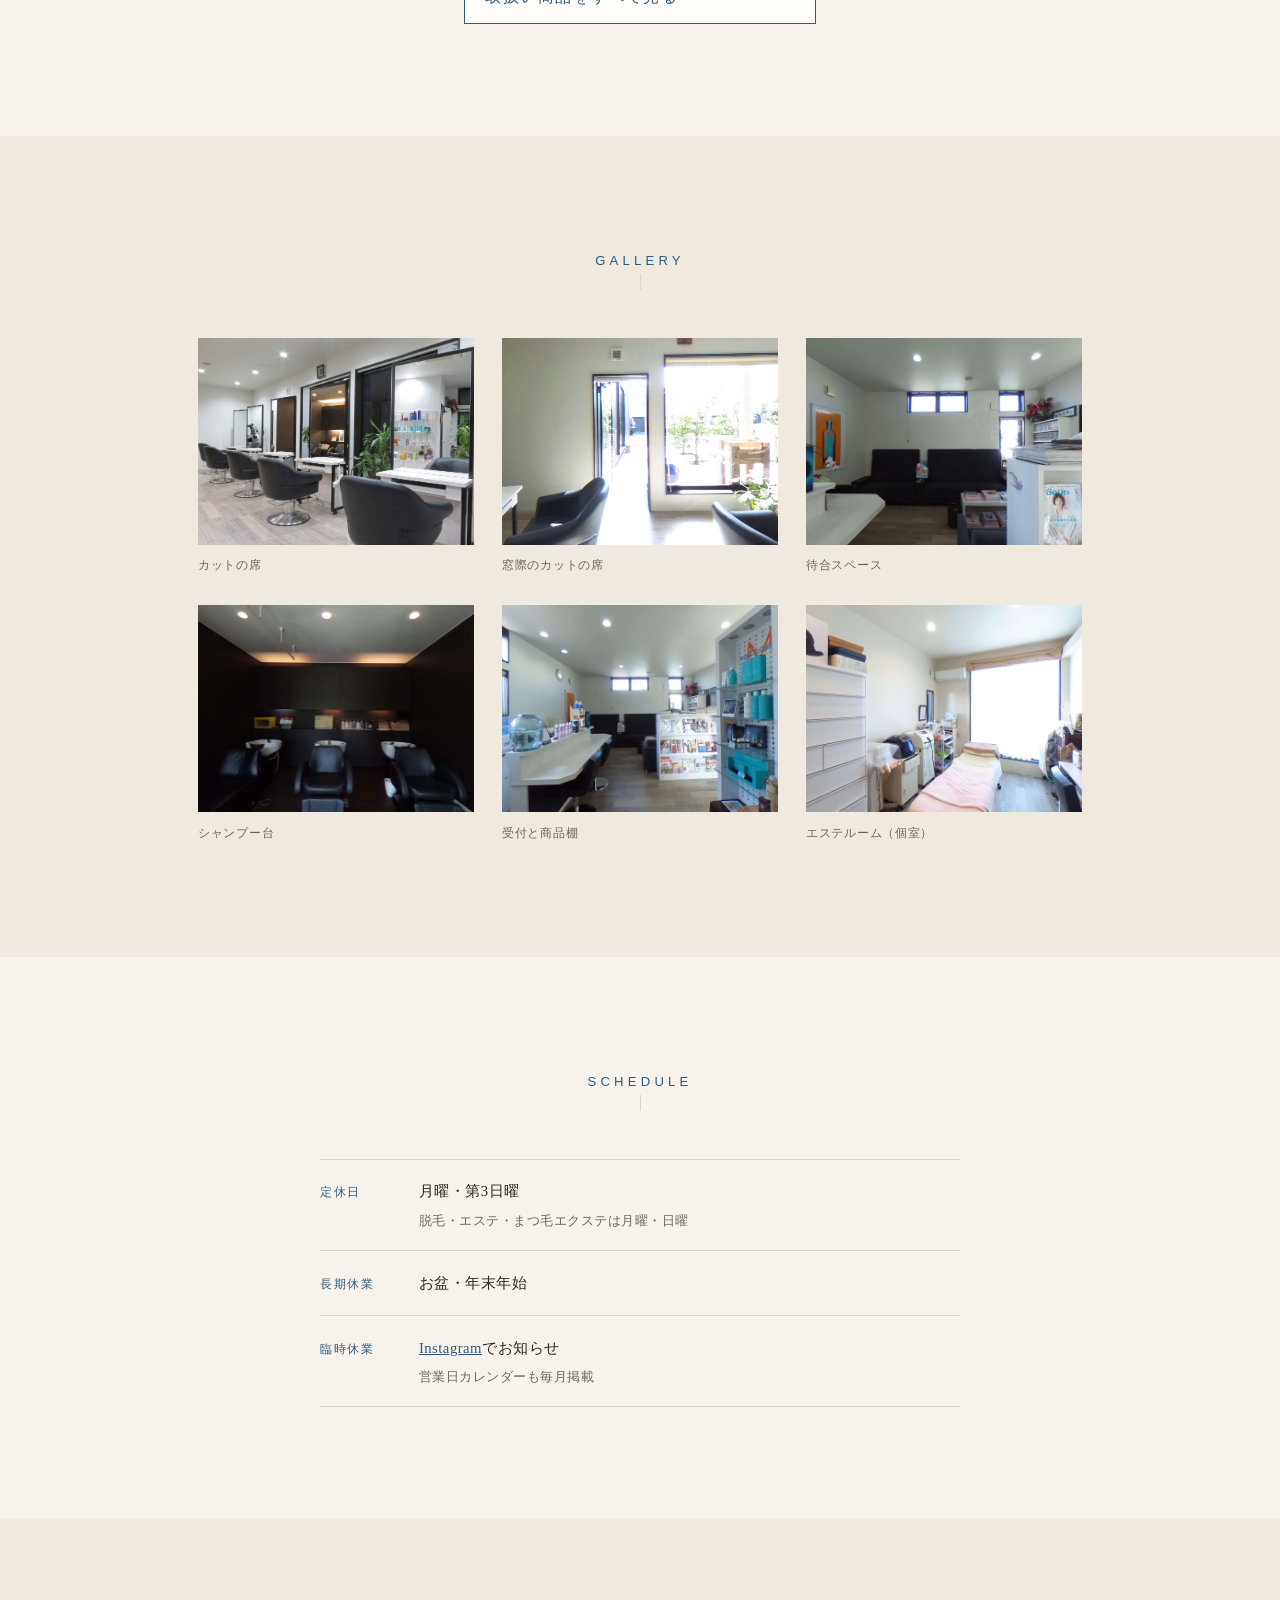
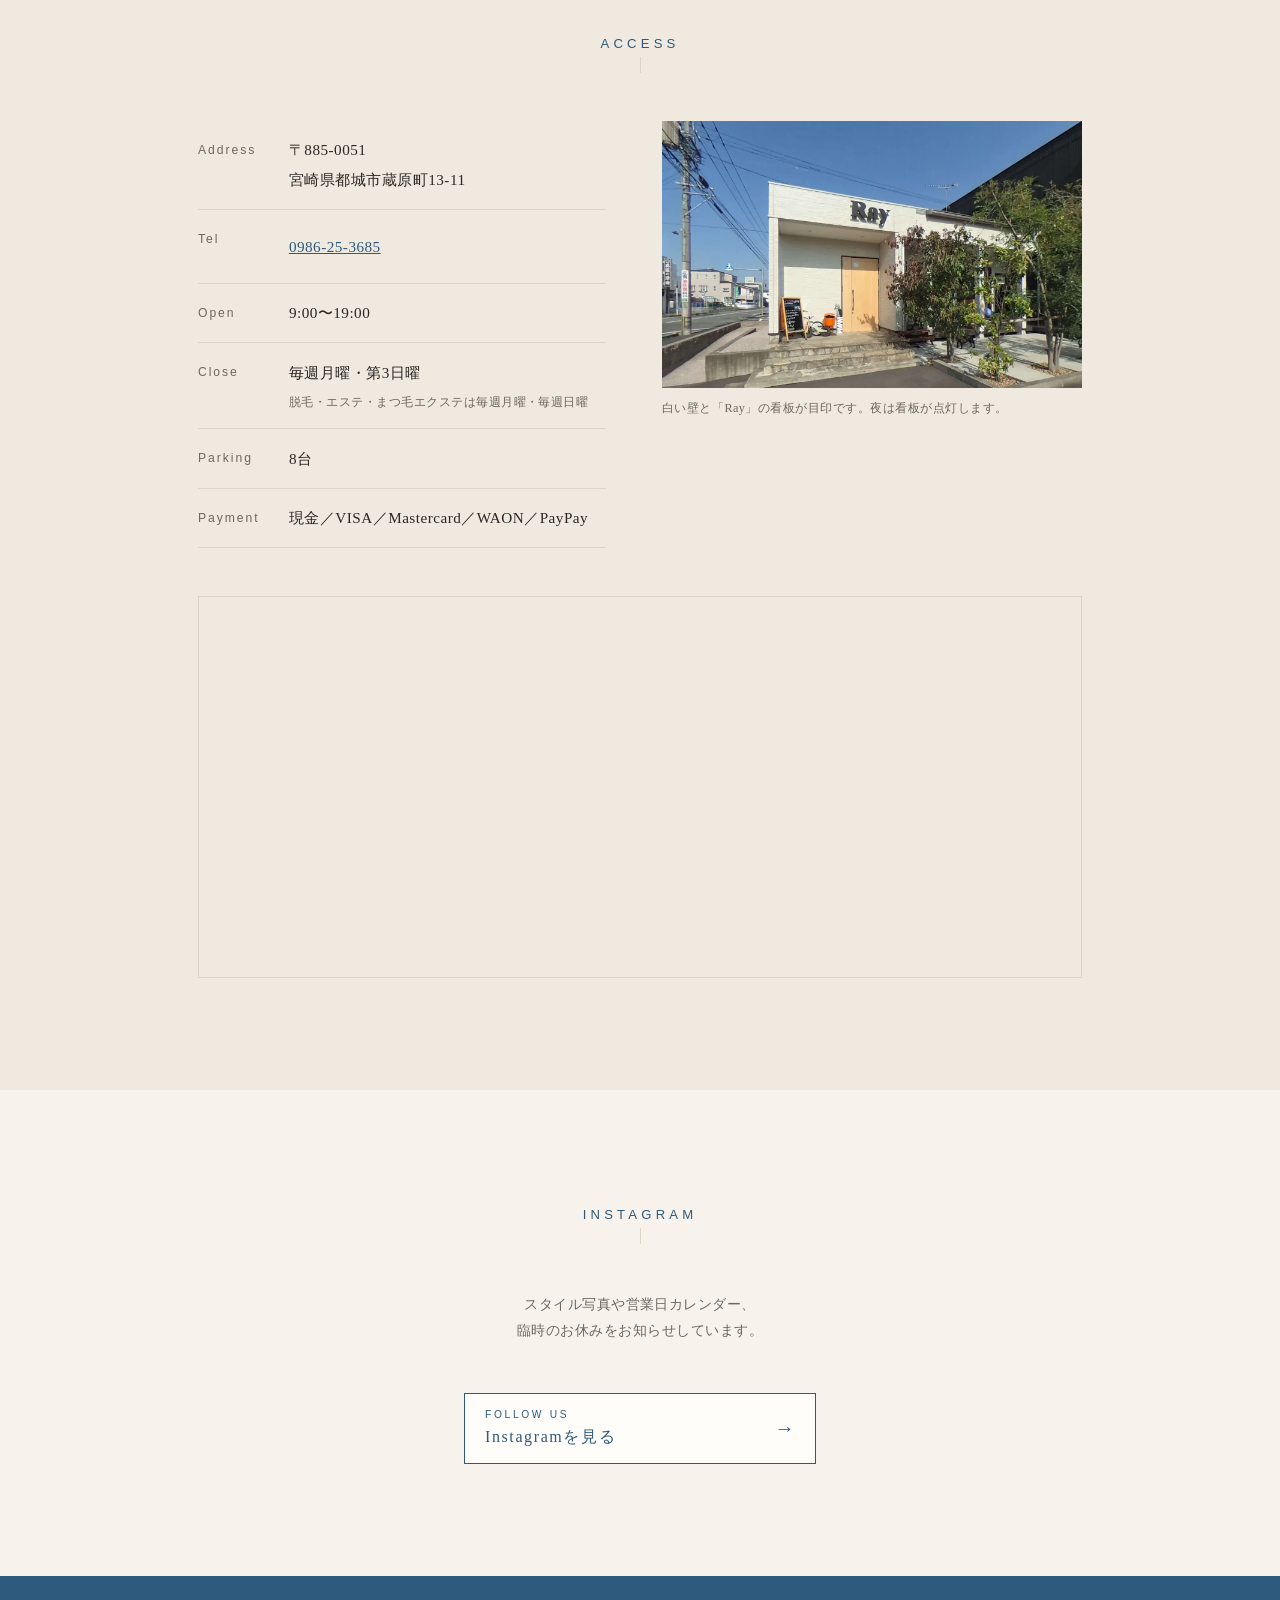
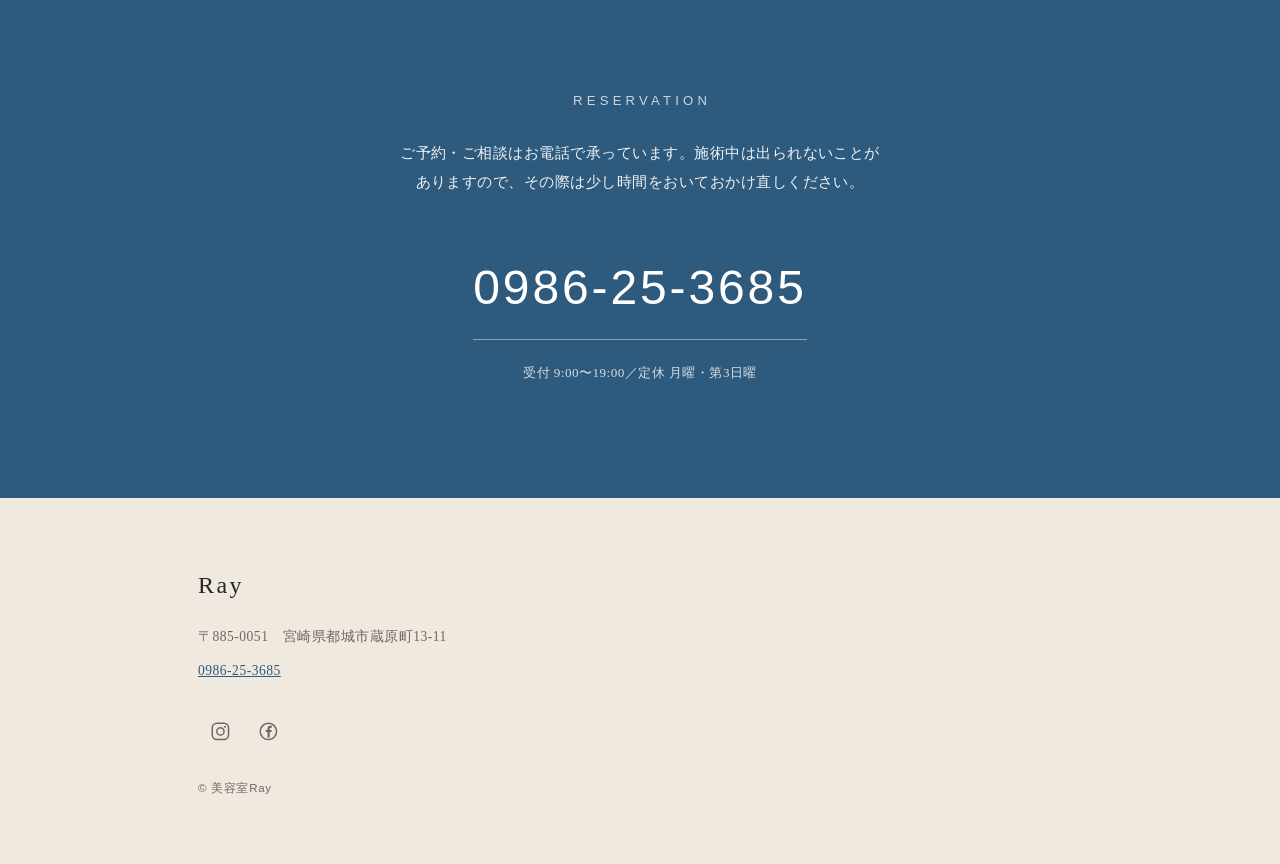
<file: v2/index.html>
<!DOCTYPE html>
<html lang="ja">
<head>
<script>document.documentElement.className+=" js";</script>
<!-- 2026-11-15 本人の頼み:トップを開いた時の演出。開いた最初の1回だけ(?intro で何度でも)。動きを減らす設定の人には出さない -->
<script>try{if(!matchMedia('(prefers-reduced-motion: reduce)').matches&&(/[?&]intro\b/.test(location.search)||!sessionStorage.getItem('ray-intro'))){document.documentElement.classList.add('has-intro');sessionStorage.setItem('ray-intro','1');}}catch(e){}</script>
<meta charset="UTF-8">
<meta name="viewport" content="width=device-width, initial-scale=1">
<title>美容室Ray｜宮崎県都城市蔵原町の美容室</title>
<meta name="description" content="宮崎県都城市蔵原町の美容室Ray。髪と頭皮に負担をかけないことを基準に薬剤と商品を選んでいます。カット3,600円〜。まつ毛、エステ、脱毛まで女性スタッフだけでお受けしています。">
<meta name="robots" content="noindex">
<link rel="icon" href="favicon.svg" type="image/svg+xml">
<link rel="stylesheet" href="style.css?v=20261115g">
</head>
<body>

<!-- 2026-11-15 本人の頼み:始まりの演出。ハサミ(青い線画)が「Ray」の右端に現れ、右から左へゆっくりチョキチョキと
     真ん中を切り、切れた下の文字が髪を切るようにパラパラ落ちて、ページが出る(約2.5秒)。
     &&のパン屋さんと同じ作り:最初の1回だけ・押すと飛ばせる・JavaScriptが動かなくても2.5秒で消える -->
<div class="intro" aria-hidden="true">
  <div class="intro__stage">
    <div class="intro__logo">
      <p class="intro__word intro__word--top">Ray</p>
      <p class="intro__word intro__piece" style="--l:0.00%;--r:91.67%;--d:1.41s;--t:0.79s;--dx:17px;--rot:28deg;--fall:49vh">Ray</p>
      <p class="intro__word intro__piece" style="--l:8.33%;--r:83.33%;--d:1.33s;--t:0.78s;--dx:21px;--rot:26deg;--fall:47vh">Ray</p>
      <p class="intro__word intro__piece" style="--l:16.67%;--r:75.00%;--d:1.25s;--t:0.68s;--dx:-15px;--rot:-20deg;--fall:67vh">Ray</p>
      <p class="intro__word intro__piece" style="--l:25.00%;--r:66.67%;--d:1.23s;--t:0.72s;--dx:21px;--rot:11deg;--fall:57vh">Ray</p>
      <p class="intro__word intro__piece" style="--l:33.33%;--r:58.33%;--d:1.16s;--t:0.76s;--dx:-16px;--rot:-8deg;--fall:68vh">Ray</p>
      <p class="intro__word intro__piece" style="--l:41.67%;--r:50.00%;--d:1.04s;--t:0.83s;--dx:12px;--rot:31deg;--fall:65vh">Ray</p>
      <p class="intro__word intro__piece" style="--l:50.00%;--r:41.67%;--d:0.95s;--t:0.81s;--dx:-8px;--rot:-18deg;--fall:47vh">Ray</p>
      <p class="intro__word intro__piece" style="--l:58.33%;--r:33.33%;--d:0.91s;--t:0.84s;--dx:18px;--rot:29deg;--fall:51vh">Ray</p>
      <p class="intro__word intro__piece" style="--l:66.67%;--r:25.00%;--d:0.80s;--t:0.83s;--dx:10px;--rot:23deg;--fall:61vh">Ray</p>
      <p class="intro__word intro__piece" style="--l:75.00%;--r:16.67%;--d:0.72s;--t:0.71s;--dx:-17px;--rot:-28deg;--fall:68vh">Ray</p>
      <p class="intro__word intro__piece" style="--l:83.33%;--r:8.33%;--d:0.68s;--t:0.71s;--dx:-16px;--rot:-21deg;--fall:49vh">Ray</p>
      <p class="intro__word intro__piece" style="--l:91.67%;--r:0.00%;--d:0.60s;--t:0.75s;--dx:-21px;--rot:-17deg;--fall:66vh">Ray</p>
      <i class="intro__hair" style="--x:54.1%;--d:0.93s;--t:0.85s;--len:0.23em;--r0:-7deg;--dx:12px;--rot:81deg;--fall:54vh"></i>
      <i class="intro__hair" style="--x:75.4%;--d:0.75s;--t:0.92s;--len:0.26em;--r0:36deg;--dx:14px;--rot:79deg;--fall:50vh"></i>
      <i class="intro__hair" style="--x:68.9%;--d:0.88s;--t:0.84s;--len:0.25em;--r0:8deg;--dx:-21px;--rot:-85deg;--fall:51vh"></i>
      <i class="intro__hair" style="--x:77.3%;--d:0.76s;--t:0.74s;--len:0.26em;--r0:-1deg;--dx:-15px;--rot:-72deg;--fall:61vh"></i>
      <i class="intro__hair" style="--x:52.0%;--d:0.95s;--t:0.86s;--len:0.20em;--r0:10deg;--dx:23px;--rot:60deg;--fall:64vh"></i>
      <i class="intro__hair" style="--x:58.3%;--d:0.92s;--t:0.82s;--len:0.23em;--r0:-4deg;--dx:-23px;--rot:-65deg;--fall:46vh"></i>
      <i class="intro__hair" style="--x:66.4%;--d:0.81s;--t:0.92s;--len:0.16em;--r0:27deg;--dx:12px;--rot:148deg;--fall:44vh"></i>
      <i class="intro__hair" style="--x:11.7%;--d:1.32s;--t:0.87s;--len:0.13em;--r0:-4deg;--dx:29px;--rot:134deg;--fall:44vh"></i>
      <i class="intro__hair" style="--x:93.2%;--d:0.66s;--t:0.81s;--len:0.26em;--r0:-36deg;--dx:25px;--rot:66deg;--fall:56vh"></i>
      <i class="intro__hair" style="--x:35.0%;--d:1.11s;--t:0.91s;--len:0.16em;--r0:39deg;--dx:9px;--rot:114deg;--fall:58vh"></i>
    </div>
  </div>
  <div class="intro__cutter">
    <svg class="intro__scissors" viewBox="0 -14 124 88" xmlns="http://www.w3.org/2000/svg">
      <g class="intro__blade intro__blade--a">
        <path d="M66 30 C84 25.5 104 24.5 121 27.2 C105 30.2 86 32 66 32.8 Z" fill="currentColor"/>
        <path d="M68 31.2 L35 41.5" stroke="currentColor" stroke-width="4.2" stroke-linecap="round" fill="none"/>
        <ellipse cx="23" cy="45" rx="12" ry="8.5" fill="none" stroke="currentColor" stroke-width="3.6"/>
      </g>
      <g class="intro__blade intro__blade--b">
        <path d="M66 30 C84 34.5 104 35.5 121 32.8 C105 29.8 86 28 66 27.2 Z" fill="currentColor"/>
        <path d="M68 28.8 L35 18.5" stroke="currentColor" stroke-width="4.2" stroke-linecap="round" fill="none"/>
        <ellipse cx="23" cy="15" rx="12" ry="8.5" fill="none" stroke="currentColor" stroke-width="3.6"/>
      </g>
      <circle cx="66" cy="30" r="2.8" fill="#F7F3EC" stroke="currentColor" stroke-width="1.6"/>
    </svg>
  </div>
</div>
<script>
(function () {
  // 演出が終わったら外す。押すと飛ばせる
  try {
    var intro = document.querySelector('.intro');
    if (!intro || !document.documentElement.classList.contains('has-intro')) return;
    var done = false;
    var finish = function () {
      if (done) return;
      done = true;
      document.documentElement.classList.remove('has-intro');
      if (intro.parentNode) intro.parentNode.removeChild(intro);
    };
    intro.addEventListener('click', function () { intro.classList.add('is-skipped'); setTimeout(finish, 350); });
    intro.addEventListener('animationend', function (e) { if (e.target === intro) finish(); });
    setTimeout(finish, 4000);
  } catch (e) { /* CSS だけで2.5秒後に消える */ }
})();
</script>

<a class="skip" href="#main">本文へスキップ</a>

<header class="hd">
  <div class="hd__bar">
    <a class="hd__logo" href="./">Ray<span>MIYAKONOJO</span></a>

    <button class="hd__toggle" type="button" id="navToggle" aria-expanded="false" aria-controls="siteNav">
      <span class="vh">メニューを開く</span><i></i><i></i>
    </button>

    <nav class="hd__nav" id="siteNav" aria-label="メインナビゲーション">
      <ul>
        <li><a href="./" aria-current="page">Top</a></li>
        <li><a href="#concept">Concept</a></li>
        <li><a href="#service">Service</a></li>
        <li><a href="menu.html">Menu</a></li>
        <li><a href="staff.html">Staff</a></li>
        <li><a href="products.html">Products</a></li>
        <li><a href="#gallery">Gallery</a></li>
        <li><a href="#news">Schedule</a></li>
        <li><a href="#access">Access</a></li>
      </ul>
    </nav>

    <!-- 2026-11-12 本人の頼み:予約の電話の隣に、Instagram・Facebook へ飛ぶアイコン(フッターと同じ自作のSVG) -->
    <ul class="hd__sns">
      <li><a href="https://www.instagram.com/ray19961004" target="_blank" rel="noopener">
        <span class="vh">Instagram</span>
        <svg viewBox="0 0 24 24" aria-hidden="true" focusable="false">
          <rect x="2.6" y="2.6" width="18.8" height="18.8" rx="5.4" fill="none" stroke="currentColor" stroke-width="1.7"/>
          <circle cx="12" cy="12" r="4.2" fill="none" stroke="currentColor" stroke-width="1.7"/>
          <circle cx="17.4" cy="6.6" r="1.15" fill="currentColor"/>
        </svg></a></li>
      <li><a href="https://www.facebook.com/Ray-426782200786898/" target="_blank" rel="noopener">
        <span class="vh">Facebook</span>
        <svg viewBox="0 0 24 24" aria-hidden="true" focusable="false">
          <circle cx="12" cy="12" r="9.4" fill="none" stroke="currentColor" stroke-width="1.7"/>
          <path d="M13.5 19v-6.2h2.05l.31-2.4H13.5V8.86c0-.7.19-1.17 1.19-1.17h1.27V5.54c-.22-.03-.98-.09-1.86-.09-1.84 0-3.1 1.12-3.1 3.19v1.76H8.93v2.4H11V19z" fill="currentColor"/>
        </svg></a></li>
    </ul>

    <a class="hd__cta" href="tel:0986253685">Reserve<span>0986-25-3685</span></a>
  </div>

  <nav class="hd__quick" aria-label="主要ページ">
    <ul>
      <li><a href="./" aria-current="page">Top</a></li>
      <li><a href="menu.html">Menu</a></li>
      <li><a href="staff.html">Staff</a></li>
      <li><a href="products.html">Products</a></li>
      <li><a href="#access">Access</a></li>
    </ul>
  </nav>
</header>

<main id="main">

  <!-- ヒーロー: 写真に文字を重ねない。白地に文字、その下に写真 (hairmadaの型) -->
  <section class="mv">
    <div class="mv__head">
      <p class="mv__en"><span>NATURAL</span><span>&amp; BEAUTY,</span><span>FOR EVERY DAY.</span></p>
    </div>
    <div class="mv__photo">
      <img src="assets/interior-seats.webp" width="1400" height="1050" fetchpriority="high" decoding="async"
           alt="美容室Rayの店内。鏡とセット面が並ぶ">
    </div>
  </section>

  <!-- コンセプト: THE SALON の型。短く削らず、丁寧に語る -->
  <section class="sec" id="concept">
    <p class="sec__label"><span>Concept</span></p>
    <!-- 2026-11-12 本人の頼み:夜の外観(看板が点灯)を、PCは文の右、スマホは文の下に -->
    <div class="sec__body concept">
      <div class="concept__text reveal">
        <h2 class="lead">髪と頭皮に、<br>負担をかけない。</h2>
        <p>シャンプーは、赤ちゃんにも使えるものを置いています。お客様の髪と肌にも、毎日触れるスタッフの手にも負担が少ないからです。</p>
        <p>パーマやカラーの薬剤も、同じ基準で選んでいます。強い薬で早く仕上げるより、扱える範囲で時間をかけるほうが、次に伸びてくる髪がきれいだからです。</p>
        <p>毎月のように通う場所だからこそ、一度きりの仕上がりではなく、一年後の髪を基準に考えています。</p>
      </div>
      <figure class="concept__photo reveal">
        <img src="assets/exterior-night.webp" width="1400" height="1050" loading="lazy" decoding="async"
             alt="夜の美容室Rayの外観。「Ray」の看板と入口の明かりが点灯している">
      </figure>
    </div>
  </section>

  <!-- できること: THE SALON の「特徴を並べる」型 -->
  <section class="sec sec--tint" id="service">
    <p class="sec__label"><span>Service</span></p>
    <div class="sec__body">
      <ol class="feat">
        <li class="reveal">
          <p class="feat__n">01</p>
          <h3>ひととおりを一軒で</h3>
          <p>カット、カラー、パーマ、縮毛矯正、トリートメント、ヘッドスパ。まつ毛エクステとパリジェンヌラッシュリフト。エステ、脱毛、育毛。別々のお店に通わなくても、ここで揃います。</p>
        </li>
        <li class="reveal">
          <p class="feat__n">02</p>
          <h3>スタッフは全員女性</h3>
          <p>ヘアだけでなく、まつ毛もエステも脱毛も、女性スタッフだけでお受けしています。七五三や成人式の着付けとヘアセットも承っています。</p>
        </li>
        <li class="reveal">
          <p class="feat__n">03</p>
          <h3>使うものを選ぶ</h3>
          <p>MOROCCANOIL、oggi otto、Re:、モナリ TR50、V3ファンデーション。店頭で扱っている商品も、施術で使うものと同じ基準で選んでいます。使い方や髪質に合うかどうかはご来店時にご相談ください。</p>
        </li>
      </ol>
    </div>
  </section>

  <!-- メニュー: トップはカットのみ。全メニューは別ページへ。 -->
  <section class="sec" id="menu">
    <p class="sec__label"><span>Menu</span></p>
    <div class="sec__body">
      <p class="sec__note reveal">表示はすべて税込です。</p>

      <div class="price reveal">
        <h3>Cut <span class="price__ja">/ カット</span></h3>
        <dl>
          <div><dt>一般<span>シャンプー・ブロー込み</span></dt><dd>3,600円</dd></div>
          <div><dt>大学・専門学生</dt><dd>3,300円</dd></div>
          <div><dt>高校生</dt><dd>2,200円</dd></div>
          <div><dt>中学生</dt><dd>2,200円</dd></div>
          <div><dt>小学生以下</dt><dd>1,980円</dd></div>
          <div><dt>前髪カット</dt><dd>550円</dd></div>
        </dl>
      </div>

      <p class="sec__cta-note">このほか、リセッター・カラー・パーマ・ストレート・トリートメント・ヘッドスパ・まつ毛・フォトフェイシャル（エステ）・脱毛・育毛があります。</p>
      <a class="sec__cta" href="menu.html"><span class="sec__cta-en">View All Menu</span><span class="sec__cta-ja">その他のメニュー・料金を見る</span><span class="sec__cta-arr" aria-hidden="true">→</span></a>
    </div>
  </section>

  <!-- 2026-11-13 本人の頼み:店頭のチラシ(全身脱毛/フォトフェイシャル)の文と写真で、エステと全身脱毛をトップでも分かるようにする。
       チラシの「肌トラブルを解消」「完全で結果を出す」などの効き目を言い切る言い方は、ホームページでは外した -->
  <section class="sec sec--paper" id="esthetic">
    <p class="sec__label"><span>Esthetic</span></p>
    <div class="sec__body">
      <p class="sec__note reveal">エステと全身脱毛は、店内の個室で女性スタッフがお受けします。</p>
      <!-- 2026-11-13 本人の頼み:全身脱毛のイラストはトップでは出さない(メニューのページへ)。
           チラシの表紙の写真は、全身脱毛・フォトフェイシャル両方の表紙なので、段の頭の1枚にした -->
      <figure class="esth__visual reveal">
        <img src="assets/esthetic-facial.webp" width="960" height="720" loading="lazy" decoding="async"
             alt="エステの施術台で、目を閉じてくつろぐ女性">
      </figure>
      <div class="esth">
        <div class="esth__item reveal">
          <div class="price">
            <h3>Photo Facial <span class="price__ja">/ フォトフェイシャル（エステ）</span></h3>
            <p class="esth__lead">シミ・シワ・たるみ・毛穴の開き・ハリ</p>
            <p class="esth__txt">特殊な光を肌に当てるフェイシャルエステです。肌のキメを整え、ハリと透明感のある、滑らかな肌を目指します。</p>
            <dl>
              <div><dt>フォトフェイシャル</dt><dd>6,000円</dd></div>
              <div><dt>モナリフォトフェイシャル</dt><dd>10,000円</dd></div>
              <div><dt>モナリエステ</dt><dd>4,000円</dd></div>
            </dl>
            <p class="price__note">料金は1回分です。</p>
          </div>
        </div>
        <div class="esth__item reveal">
          <div class="price">
            <h3>Hair Removal <span class="price__ja">/ 全身脱毛</span></h3>
            <p class="esth__lead">純国産の高速美容ライト脱毛機</p>
            <p class="esth__txt">脱毛サロンで1番大切なのは機械です。メニューは「コース」ではなく「都度払い」。面倒な手続きや強引なコース契約などなく、必要な回数だけ通えます。</p>
            <dl>
              <div><dt>全身脱毛<span>VIO込み</span></dt><dd>30,000円</dd></div>
              <div><dt>部位ごと<span>ワキ・口周り・ひざ下など</span></dt><dd>1,000円〜</dd></div>
            </dl>
            <p class="price__note">ご来店の前日に、施術する所をご自身でシェービング（剃毛）してください。</p>
          </div>
        </div>
      </div>
      <p class="sec__cta-note">エステ・脱毛は、毎週月曜と毎週日曜がお休みです。</p>
      <a class="sec__cta" href="menu.html#photo-facial"><span class="sec__cta-en">View Esthetic Menu</span><span class="sec__cta-ja">エステ・脱毛の料金を見る</span><span class="sec__cta-arr" aria-hidden="true">→</span></a>
    </div>
  </section>

  <!-- Staff: トップはオーナーのみ。5名の紹介は別ページへ。 -->
  <section class="sec sec--tint" id="staff">
    <p class="sec__label"><span>Staff</span></p>
    <div class="sec__body">
      <p class="sec__note reveal">ヘアだけでなく、まつ毛もエステも脱毛も、女性スタッフだけでお受けしています。</p>
      <!-- 2026-11-12 本人の頼み:5人とも、横に自動で流れ続ける形に。同じ並びを6回続けて置いている(広い画面でも隙間が出ないように。2回目以降は読み上げない) -->
      <div class="marquee marquee--staff reveal" style="--count: 5; --copies: 6">
        <ul class="marquee__track">
          <li>
            <img src="assets/staff-aki.webp" width="666" height="1000" loading="lazy" decoding="async"
                 alt="美容室RayのオーナーのAki">
            <p class="staff__name">Aki</p>
            <p class="staff__role"><span>オーナー</span></p>
          </li>
          <li>
            <img src="assets/staff-yuko.webp" width="666" height="1000" loading="lazy" decoding="async"
                 alt="美容室RayのトップスタイリストのYuko">
            <p class="staff__name">Yuko</p>
            <p class="staff__role"><span>トップスタイリスト</span></p>
          </li>
          <li>
            <img src="assets/staff-sayaka.webp" width="666" height="1000" loading="lazy" decoding="async"
                 alt="美容室Rayのスタイリスト・アイリストのSayaka">
            <p class="staff__name">Sayaka</p>
            <p class="staff__role"><span>スタイリスト</span><span>アイリスト</span></p>
          </li>
          <li>
            <img src="assets/staff-ayaka.webp" width="750" height="1000" loading="lazy" decoding="async"
                 alt="美容室RayのアシスタントのAyaka">
            <p class="staff__name">Ayaka</p>
            <p class="staff__role"><span>アシスタント</span></p>
          </li>
          <li>
            <img src="assets/staff-miru.webp" width="666" height="1000" loading="lazy" decoding="async"
                 alt="美容室Rayのアイリスト・エステティシャン・ビューティーアドバイザーのMiru">
            <p class="staff__name">Miru</p>
            <p class="staff__role"><span>アイリスト</span><span>エステティシャン</span><span>ビューティーアドバイザー</span></p>
          </li>
          <li aria-hidden="true">
            <img src="assets/staff-aki.webp" width="666" height="1000" loading="lazy" decoding="async"
                 alt="">
            <p class="staff__name">Aki</p>
            <p class="staff__role"><span>オーナー</span></p>
          </li>
          <li aria-hidden="true">
            <img src="assets/staff-yuko.webp" width="666" height="1000" loading="lazy" decoding="async"
                 alt="">
            <p class="staff__name">Yuko</p>
            <p class="staff__role"><span>トップスタイリスト</span></p>
          </li>
          <li aria-hidden="true">
            <img src="assets/staff-sayaka.webp" width="666" height="1000" loading="lazy" decoding="async"
                 alt="">
            <p class="staff__name">Sayaka</p>
            <p class="staff__role"><span>スタイリスト</span><span>アイリスト</span></p>
          </li>
          <li aria-hidden="true">
            <img src="assets/staff-ayaka.webp" width="750" height="1000" loading="lazy" decoding="async"
                 alt="">
            <p class="staff__name">Ayaka</p>
            <p class="staff__role"><span>アシスタント</span></p>
          </li>
          <li aria-hidden="true">
            <img src="assets/staff-miru.webp" width="666" height="1000" loading="lazy" decoding="async"
                 alt="">
            <p class="staff__name">Miru</p>
            <p class="staff__role"><span>アイリスト</span><span>エステティシャン</span><span>ビューティーアドバイザー</span></p>
          </li>
          <li aria-hidden="true">
            <img src="assets/staff-aki.webp" width="666" height="1000" loading="lazy" decoding="async"
                 alt="">
            <p class="staff__name">Aki</p>
            <p class="staff__role"><span>オーナー</span></p>
          </li>
          <li aria-hidden="true">
            <img src="assets/staff-yuko.webp" width="666" height="1000" loading="lazy" decoding="async"
                 alt="">
            <p class="staff__name">Yuko</p>
            <p class="staff__role"><span>トップスタイリスト</span></p>
          </li>
          <li aria-hidden="true">
            <img src="assets/staff-sayaka.webp" width="666" height="1000" loading="lazy" decoding="async"
                 alt="">
            <p class="staff__name">Sayaka</p>
            <p class="staff__role"><span>スタイリスト</span><span>アイリスト</span></p>
          </li>
          <li aria-hidden="true">
            <img src="assets/staff-ayaka.webp" width="750" height="1000" loading="lazy" decoding="async"
                 alt="">
            <p class="staff__name">Ayaka</p>
            <p class="staff__role"><span>アシスタント</span></p>
          </li>
          <li aria-hidden="true">
            <img src="assets/staff-miru.webp" width="666" height="1000" loading="lazy" decoding="async"
                 alt="">
            <p class="staff__name">Miru</p>
            <p class="staff__role"><span>アイリスト</span><span>エステティシャン</span><span>ビューティーアドバイザー</span></p>
          </li>
          <li aria-hidden="true">
            <img src="assets/staff-aki.webp" width="666" height="1000" loading="lazy" decoding="async"
                 alt="">
            <p class="staff__name">Aki</p>
            <p class="staff__role"><span>オーナー</span></p>
          </li>
          <li aria-hidden="true">
            <img src="assets/staff-yuko.webp" width="666" height="1000" loading="lazy" decoding="async"
                 alt="">
            <p class="staff__name">Yuko</p>
            <p class="staff__role"><span>トップスタイリスト</span></p>
          </li>
          <li aria-hidden="true">
            <img src="assets/staff-sayaka.webp" width="666" height="1000" loading="lazy" decoding="async"
                 alt="">
            <p class="staff__name">Sayaka</p>
            <p class="staff__role"><span>スタイリスト</span><span>アイリスト</span></p>
          </li>
          <li aria-hidden="true">
            <img src="assets/staff-ayaka.webp" width="750" height="1000" loading="lazy" decoding="async"
                 alt="">
            <p class="staff__name">Ayaka</p>
            <p class="staff__role"><span>アシスタント</span></p>
          </li>
          <li aria-hidden="true">
            <img src="assets/staff-miru.webp" width="666" height="1000" loading="lazy" decoding="async"
                 alt="">
            <p class="staff__name">Miru</p>
            <p class="staff__role"><span>アイリスト</span><span>エステティシャン</span><span>ビューティーアドバイザー</span></p>
          </li>
          <li aria-hidden="true">
            <img src="assets/staff-aki.webp" width="666" height="1000" loading="lazy" decoding="async"
                 alt="">
            <p class="staff__name">Aki</p>
            <p class="staff__role"><span>オーナー</span></p>
          </li>
          <li aria-hidden="true">
            <img src="assets/staff-yuko.webp" width="666" height="1000" loading="lazy" decoding="async"
                 alt="">
            <p class="staff__name">Yuko</p>
            <p class="staff__role"><span>トップスタイリスト</span></p>
          </li>
          <li aria-hidden="true">
            <img src="assets/staff-sayaka.webp" width="666" height="1000" loading="lazy" decoding="async"
                 alt="">
            <p class="staff__name">Sayaka</p>
            <p class="staff__role"><span>スタイリスト</span><span>アイリスト</span></p>
          </li>
          <li aria-hidden="true">
            <img src="assets/staff-ayaka.webp" width="750" height="1000" loading="lazy" decoding="async"
                 alt="">
            <p class="staff__name">Ayaka</p>
            <p class="staff__role"><span>アシスタント</span></p>
          </li>
          <li aria-hidden="true">
            <img src="assets/staff-miru.webp" width="666" height="1000" loading="lazy" decoding="async"
                 alt="">
            <p class="staff__name">Miru</p>
            <p class="staff__role"><span>アイリスト</span><span>エステティシャン</span><span>ビューティーアドバイザー</span></p>
          </li>
          <li aria-hidden="true">
            <img src="assets/staff-aki.webp" width="666" height="1000" loading="lazy" decoding="async"
                 alt="">
            <p class="staff__name">Aki</p>
            <p class="staff__role"><span>オーナー</span></p>
          </li>
          <li aria-hidden="true">
            <img src="assets/staff-yuko.webp" width="666" height="1000" loading="lazy" decoding="async"
                 alt="">
            <p class="staff__name">Yuko</p>
            <p class="staff__role"><span>トップスタイリスト</span></p>
          </li>
          <li aria-hidden="true">
            <img src="assets/staff-sayaka.webp" width="666" height="1000" loading="lazy" decoding="async"
                 alt="">
            <p class="staff__name">Sayaka</p>
            <p class="staff__role"><span>スタイリスト</span><span>アイリスト</span></p>
          </li>
          <li aria-hidden="true">
            <img src="assets/staff-ayaka.webp" width="750" height="1000" loading="lazy" decoding="async"
                 alt="">
            <p class="staff__name">Ayaka</p>
            <p class="staff__role"><span>アシスタント</span></p>
          </li>
          <li aria-hidden="true">
            <img src="assets/staff-miru.webp" width="666" height="1000" loading="lazy" decoding="async"
                 alt="">
            <p class="staff__name">Miru</p>
            <p class="staff__role"><span>アイリスト</span><span>エステティシャン</span><span>ビューティーアドバイザー</span></p>
          </li>
        </ul>
      </div>
      <a class="sec__cta" href="staff.html"><span class="sec__cta-en">View All Staff</span><span class="sec__cta-ja">スタッフ紹介を見る</span><span class="sec__cta-arr" aria-hidden="true">→</span></a>
    </div>
  </section>

  <!-- Products: トップは MOROCCANOIL の2点。全商品は別ページへ。 -->
  <section class="sec" id="products">
    <p class="sec__label"><span>Products</span></p>
    <div class="sec__body">
      <p class="sec__note reveal">店頭で扱っている商品です。使い方や髪質に合うかどうかもご相談いただけます。在庫と最新の価格はご来店時にお尋ねください。</p>

      <!-- 2026-11-12 本人の頼み:商品を全部、横に自動で流れ続ける形に。2段で、上の段は右→左、下の段は左→右。
           並びは取扱い商品のページと同じ(ジャンル順の前半が上、後半が下)。同じ並びを2回続けて置いている(2回目は読み上げない)。
           このブロックは 素材/店の商品_2026-11-12/作業/build.py が作る -->
      <div class="marquee-rows reveal">
        <div class="marquee marquee--prods" style="--count: 30; --copies: 2">
          <ul class="marquee__track">
            <li>
              <img src="assets/shop-mo-im-shampoo-s.webp" width="360" height="360" decoding="async" alt="モロッカンオイル インテンスモイスチャー シャンプーの商品写真">
              <p class="marquee__name">モロッカンオイル インテンスモイスチャー シャンプー</p>
              <p class="marquee__price">3,410円</p>
            </li>
            <li>
              <img src="assets/shop-re-cs-sb-shampoo-s.webp" width="360" height="360" decoding="async" alt="Re:&gt;&gt;&gt; クラスS Sb シャンプーの商品写真">
              <p class="marquee__name">Re:&gt;&gt;&gt; クラスS Sb シャンプー</p>
              <p class="marquee__price">770円〜</p>
            </li>
            <li>
              <img src="assets/shop-re-cs-rg-shampoo-s.webp" width="360" height="360" decoding="async" alt="Re:&gt;&gt;&gt; クラスS Rg シャンプーの商品写真">
              <p class="marquee__name">Re:&gt;&gt;&gt; クラスS Rg シャンプー</p>
              <p class="marquee__price">880円〜</p>
            </li>
            <li>
              <img src="assets/shop-re-cs-an-shampoo-s.webp" width="360" height="360" decoding="async" alt="Re:&gt;&gt;&gt; クラスS An シャンプーの商品写真">
              <p class="marquee__name">Re:&gt;&gt;&gt; クラスS An シャンプー</p>
              <p class="marquee__price">880円〜</p>
            </li>
            <li>
              <img src="assets/shop-re-green-shampoo-s.webp" width="360" height="360" decoding="async" alt="Re:&gt;&gt;&gt; シャンプーの商品写真">
              <p class="marquee__name">Re:&gt;&gt;&gt; シャンプー</p>
              <p class="marquee__price">2,530円<small>（公式）</small></p>
            </li>
            <li>
              <img src="assets/shop-re-emissary-shampoo-s.webp" width="360" height="360" decoding="async" alt="Re:&gt;&gt;&gt; エミサリー シャンプーの商品写真">
              <p class="marquee__name">Re:&gt;&gt;&gt; エミサリー シャンプー</p>
              <p class="marquee__price">2,970円<small>（公式）</small></p>
            </li>
            <li>
              <img src="assets/shop-monnali-rear-s.webp" width="360" height="360" decoding="async" alt="モナリ リアー クレンジングシャンプーの商品写真">
              <p class="marquee__name">モナリ リアー クレンジングシャンプー</p>
              <p class="marquee__price">4,950円</p>
            </li>
            <li>
              <img src="assets/shop-monnali-mihatsu-shampoo-s.webp" width="360" height="360" decoding="async" alt="モナリ ミハツ クレンジングシャンプーの商品写真">
              <p class="marquee__name">モナリ ミハツ クレンジングシャンプー</p>
              <p class="marquee__price">5,500円</p>
            </li>
            <li>
              <img src="assets/shop-n-oil-in-shampoo-s.webp" width="360" height="360" decoding="async" alt="N. オイルイン シャンプー＆トリートメント お試しセットの商品写真">
              <p class="marquee__name">N. オイルイン シャンプー＆トリートメント お試しセット</p>
              <p class="marquee__price">1,980円<small>（公式）</small></p>
            </li>
            <li>
              <img src="assets/shop-mo-im-treatment-s.webp" width="360" height="360" decoding="async" alt="モロッカンオイル インテンスモイスチャー コンディショニングトリートメントの商品写真">
              <p class="marquee__name">モロッカンオイル インテンスモイスチャー コンディショニングトリートメント</p>
              <p class="marquee__price">3,410円</p>
            </li>
            <li>
              <img src="assets/shop-re-cs-sb-treatment-s.webp" width="360" height="360" decoding="async" alt="Re:&gt;&gt;&gt; クラスS Sb トリートメントの商品写真">
              <p class="marquee__name">Re:&gt;&gt;&gt; クラスS Sb トリートメント</p>
              <p class="marquee__price">1,100円〜</p>
            </li>
            <li>
              <img src="assets/shop-re-cs-rg-treatment-s.webp" width="360" height="360" decoding="async" alt="Re:&gt;&gt;&gt; クラスS Rg トリートメントの商品写真">
              <p class="marquee__name">Re:&gt;&gt;&gt; クラスS Rg トリートメント</p>
              <p class="marquee__price">1,210円〜</p>
            </li>
            <li>
              <img src="assets/shop-re-cs-an-treatment-s.webp" width="360" height="360" decoding="async" alt="Re:&gt;&gt;&gt; クラスS An トリートメントの商品写真">
              <p class="marquee__name">Re:&gt;&gt;&gt; クラスS An トリートメント</p>
              <p class="marquee__price">1,210円〜</p>
            </li>
            <li>
              <img src="assets/shop-re-green-treatment-s.webp" width="360" height="360" decoding="async" alt="Re:&gt;&gt;&gt; トリートメントの商品写真">
              <p class="marquee__name">Re:&gt;&gt;&gt; トリートメント</p>
              <p class="marquee__price">3,300円<small>（公式）</small></p>
            </li>
            <li>
              <img src="assets/shop-re-emissary-treatment-s.webp" width="360" height="360" decoding="async" alt="Re:&gt;&gt;&gt; エミサリー トリートメントの商品写真">
              <p class="marquee__name">Re:&gt;&gt;&gt; エミサリー トリートメント</p>
              <p class="marquee__price">3,630円<small>（公式）</small></p>
            </li>
            <li>
              <img src="assets/shop-re-natural-treatment-s.webp" width="360" height="360" decoding="async" alt="Re:&gt;&gt;&gt; ナチュラル トリートメントの商品写真">
              <p class="marquee__name">Re:&gt;&gt;&gt; ナチュラル トリートメント</p>
              <p class="marquee__price">3,300円<small>（公式）</small></p>
            </li>
            <li>
              <img src="assets/shop-monnali-mihatsu-treatment-s.webp" width="360" height="360" decoding="async" alt="モナリ ミハツ カバートリートメントの商品写真">
              <p class="marquee__name">モナリ ミハツ カバートリートメント</p>
              <p class="marquee__price">4,950円</p>
            </li>
            <li>
              <img src="assets/shop-monnali-protect-s.webp" width="360" height="360" decoding="async" alt="モナリ プロテクト カバートリートメントの商品写真">
              <p class="marquee__name">モナリ プロテクト カバートリートメント</p>
              <p class="marquee__price">4,400円</p>
            </li>
            <li>
              <img src="assets/shop-mo-treatment-100-s.webp" width="360" height="360" decoding="async" alt="モロッカンオイル トリートメントの商品写真">
              <p class="marquee__name">モロッカンオイル トリートメント</p>
              <p class="marquee__price">5,500円</p>
            </li>
            <li>
              <img src="assets/shop-mo-treatment-25-s.webp" width="360" height="360" decoding="async" alt="モロッカンオイル トリートメント ミニボトルの商品写真">
              <p class="marquee__name">モロッカンオイル トリートメント ミニボトル</p>
              <p class="marquee__price">2,090円</p>
            </li>
            <li>
              <img src="assets/shop-mo-treatment-purple-s.webp" width="360" height="360" decoding="async" alt="モロッカンオイル トリートメント パープルの商品写真">
              <p class="marquee__name">モロッカンオイル トリートメント パープル</p>
              <p class="marquee__price">4,345円<small>（公式）</small></p>
            </li>
            <li>
              <img src="assets/shop-n-polish-oil-s.webp" width="360" height="360" decoding="async" alt="N. ポリッシュオイルの商品写真">
              <p class="marquee__name">N. ポリッシュオイル</p>
              <p class="marquee__price">3,740円<small>（公式）</small></p>
            </li>
            <li>
              <img src="assets/shop-n-nourishing-oil-s.webp" width="360" height="360" decoding="async" alt="N. ナリッシングオイルの商品写真">
              <p class="marquee__name">N. ナリッシングオイル</p>
              <p class="marquee__price">2,860円<small>（公式）</small></p>
            </li>
            <li>
              <img src="assets/shop-n-shea-oil-s.webp" width="360" height="360" decoding="async" alt="N. シアオイルの商品写真">
              <p class="marquee__name">N. シアオイル</p>
              <p class="marquee__price">2,860円<small>（公式）</small></p>
            </li>
            <li>
              <img src="assets/shop-n-shea-milk-s.webp" width="360" height="360" decoding="async" alt="N. シアミルクの商品写真">
              <p class="marquee__name">N. シアミルク</p>
              <p class="marquee__price">2,860円<small>（公式）</small></p>
            </li>
            <li>
              <img src="assets/shop-napla-nent-mist-s.webp" width="360" height="360" decoding="async" alt="ナプラ ネント ボンドプレップミストの商品写真">
              <p class="marquee__name">ナプラ ネント ボンドプレップミスト</p>
              <p class="marquee__price">2,860円<small>（公式）</small></p>
            </li>
            <li>
              <img src="assets/shop-schwarzkopf-fibreplex-s.webp" width="360" height="360" decoding="async" alt="シュワルツコフ ファイバープレックス ボンドオイルの商品写真">
              <p class="marquee__name">シュワルツコフ ファイバープレックス ボンドオイル</p>
              <p class="marquee__price">3,850円<small>（公式）</small></p>
            </li>
            <li>
              <img src="assets/shop-numberthree-hue-oil-s.webp" width="360" height="360" decoding="async" alt="ナンバースリー ヒュウケア ヘアオイルの商品写真">
              <p class="marquee__name">ナンバースリー ヒュウケア ヘアオイル</p>
              <p class="marquee__price">4,400円<small>（公式）</small></p>
            </li>
            <li>
              <img src="assets/shop-fiole-qualucia-s.webp" width="360" height="360" decoding="async" alt="フィヨーレ クオルシア モイストジェルの商品写真">
              <p class="marquee__name">フィヨーレ クオルシア モイストジェル</p>
              <p class="marquee__price">2,420円<small>（公式）</small></p>
            </li>
            <li>
              <img src="assets/shop-track-oil-1-s.webp" width="360" height="360" decoding="async" alt="track オイル No.1の商品写真">
              <p class="marquee__name">track オイル No.1</p>
              <p class="marquee__price">4,620円</p>
            </li>
            <li aria-hidden="true">
              <img src="assets/shop-mo-im-shampoo-s.webp" width="360" height="360" decoding="async" alt="">
              <p class="marquee__name">モロッカンオイル インテンスモイスチャー シャンプー</p>
              <p class="marquee__price">3,410円</p>
            </li>
            <li aria-hidden="true">
              <img src="assets/shop-re-cs-sb-shampoo-s.webp" width="360" height="360" decoding="async" alt="">
              <p class="marquee__name">Re:&gt;&gt;&gt; クラスS Sb シャンプー</p>
              <p class="marquee__price">770円〜</p>
            </li>
            <li aria-hidden="true">
              <img src="assets/shop-re-cs-rg-shampoo-s.webp" width="360" height="360" decoding="async" alt="">
              <p class="marquee__name">Re:&gt;&gt;&gt; クラスS Rg シャンプー</p>
              <p class="marquee__price">880円〜</p>
            </li>
            <li aria-hidden="true">
              <img src="assets/shop-re-cs-an-shampoo-s.webp" width="360" height="360" decoding="async" alt="">
              <p class="marquee__name">Re:&gt;&gt;&gt; クラスS An シャンプー</p>
              <p class="marquee__price">880円〜</p>
            </li>
            <li aria-hidden="true">
              <img src="assets/shop-re-green-shampoo-s.webp" width="360" height="360" decoding="async" alt="">
              <p class="marquee__name">Re:&gt;&gt;&gt; シャンプー</p>
              <p class="marquee__price">2,530円<small>（公式）</small></p>
            </li>
            <li aria-hidden="true">
              <img src="assets/shop-re-emissary-shampoo-s.webp" width="360" height="360" decoding="async" alt="">
              <p class="marquee__name">Re:&gt;&gt;&gt; エミサリー シャンプー</p>
              <p class="marquee__price">2,970円<small>（公式）</small></p>
            </li>
            <li aria-hidden="true">
              <img src="assets/shop-monnali-rear-s.webp" width="360" height="360" decoding="async" alt="">
              <p class="marquee__name">モナリ リアー クレンジングシャンプー</p>
              <p class="marquee__price">4,950円</p>
            </li>
            <li aria-hidden="true">
              <img src="assets/shop-monnali-mihatsu-shampoo-s.webp" width="360" height="360" decoding="async" alt="">
              <p class="marquee__name">モナリ ミハツ クレンジングシャンプー</p>
              <p class="marquee__price">5,500円</p>
            </li>
            <li aria-hidden="true">
              <img src="assets/shop-n-oil-in-shampoo-s.webp" width="360" height="360" decoding="async" alt="">
              <p class="marquee__name">N. オイルイン シャンプー＆トリートメント お試しセット</p>
              <p class="marquee__price">1,980円<small>（公式）</small></p>
            </li>
            <li aria-hidden="true">
              <img src="assets/shop-mo-im-treatment-s.webp" width="360" height="360" decoding="async" alt="">
              <p class="marquee__name">モロッカンオイル インテンスモイスチャー コンディショニングトリートメント</p>
              <p class="marquee__price">3,410円</p>
            </li>
            <li aria-hidden="true">
              <img src="assets/shop-re-cs-sb-treatment-s.webp" width="360" height="360" decoding="async" alt="">
              <p class="marquee__name">Re:&gt;&gt;&gt; クラスS Sb トリートメント</p>
              <p class="marquee__price">1,100円〜</p>
            </li>
            <li aria-hidden="true">
              <img src="assets/shop-re-cs-rg-treatment-s.webp" width="360" height="360" decoding="async" alt="">
              <p class="marquee__name">Re:&gt;&gt;&gt; クラスS Rg トリートメント</p>
              <p class="marquee__price">1,210円〜</p>
            </li>
            <li aria-hidden="true">
              <img src="assets/shop-re-cs-an-treatment-s.webp" width="360" height="360" decoding="async" alt="">
              <p class="marquee__name">Re:&gt;&gt;&gt; クラスS An トリートメント</p>
              <p class="marquee__price">1,210円〜</p>
            </li>
            <li aria-hidden="true">
              <img src="assets/shop-re-green-treatment-s.webp" width="360" height="360" decoding="async" alt="">
              <p class="marquee__name">Re:&gt;&gt;&gt; トリートメント</p>
              <p class="marquee__price">3,300円<small>（公式）</small></p>
            </li>
            <li aria-hidden="true">
              <img src="assets/shop-re-emissary-treatment-s.webp" width="360" height="360" decoding="async" alt="">
              <p class="marquee__name">Re:&gt;&gt;&gt; エミサリー トリートメント</p>
              <p class="marquee__price">3,630円<small>（公式）</small></p>
            </li>
            <li aria-hidden="true">
              <img src="assets/shop-re-natural-treatment-s.webp" width="360" height="360" decoding="async" alt="">
              <p class="marquee__name">Re:&gt;&gt;&gt; ナチュラル トリートメント</p>
              <p class="marquee__price">3,300円<small>（公式）</small></p>
            </li>
            <li aria-hidden="true">
              <img src="assets/shop-monnali-mihatsu-treatment-s.webp" width="360" height="360" decoding="async" alt="">
              <p class="marquee__name">モナリ ミハツ カバートリートメント</p>
              <p class="marquee__price">4,950円</p>
            </li>
            <li aria-hidden="true">
              <img src="assets/shop-monnali-protect-s.webp" width="360" height="360" decoding="async" alt="">
              <p class="marquee__name">モナリ プロテクト カバートリートメント</p>
              <p class="marquee__price">4,400円</p>
            </li>
            <li aria-hidden="true">
              <img src="assets/shop-mo-treatment-100-s.webp" width="360" height="360" decoding="async" alt="">
              <p class="marquee__name">モロッカンオイル トリートメント</p>
              <p class="marquee__price">5,500円</p>
            </li>
            <li aria-hidden="true">
              <img src="assets/shop-mo-treatment-25-s.webp" width="360" height="360" decoding="async" alt="">
              <p class="marquee__name">モロッカンオイル トリートメント ミニボトル</p>
              <p class="marquee__price">2,090円</p>
            </li>
            <li aria-hidden="true">
              <img src="assets/shop-mo-treatment-purple-s.webp" width="360" height="360" decoding="async" alt="">
              <p class="marquee__name">モロッカンオイル トリートメント パープル</p>
              <p class="marquee__price">4,345円<small>（公式）</small></p>
            </li>
            <li aria-hidden="true">
              <img src="assets/shop-n-polish-oil-s.webp" width="360" height="360" decoding="async" alt="">
              <p class="marquee__name">N. ポリッシュオイル</p>
              <p class="marquee__price">3,740円<small>（公式）</small></p>
            </li>
            <li aria-hidden="true">
              <img src="assets/shop-n-nourishing-oil-s.webp" width="360" height="360" decoding="async" alt="">
              <p class="marquee__name">N. ナリッシングオイル</p>
              <p class="marquee__price">2,860円<small>（公式）</small></p>
            </li>
            <li aria-hidden="true">
              <img src="assets/shop-n-shea-oil-s.webp" width="360" height="360" decoding="async" alt="">
              <p class="marquee__name">N. シアオイル</p>
              <p class="marquee__price">2,860円<small>（公式）</small></p>
            </li>
            <li aria-hidden="true">
              <img src="assets/shop-n-shea-milk-s.webp" width="360" height="360" decoding="async" alt="">
              <p class="marquee__name">N. シアミルク</p>
              <p class="marquee__price">2,860円<small>（公式）</small></p>
            </li>
            <li aria-hidden="true">
              <img src="assets/shop-napla-nent-mist-s.webp" width="360" height="360" decoding="async" alt="">
              <p class="marquee__name">ナプラ ネント ボンドプレップミスト</p>
              <p class="marquee__price">2,860円<small>（公式）</small></p>
            </li>
            <li aria-hidden="true">
              <img src="assets/shop-schwarzkopf-fibreplex-s.webp" width="360" height="360" decoding="async" alt="">
              <p class="marquee__name">シュワルツコフ ファイバープレックス ボンドオイル</p>
              <p class="marquee__price">3,850円<small>（公式）</small></p>
            </li>
            <li aria-hidden="true">
              <img src="assets/shop-numberthree-hue-oil-s.webp" width="360" height="360" decoding="async" alt="">
              <p class="marquee__name">ナンバースリー ヒュウケア ヘアオイル</p>
              <p class="marquee__price">4,400円<small>（公式）</small></p>
            </li>
            <li aria-hidden="true">
              <img src="assets/shop-fiole-qualucia-s.webp" width="360" height="360" decoding="async" alt="">
              <p class="marquee__name">フィヨーレ クオルシア モイストジェル</p>
              <p class="marquee__price">2,420円<small>（公式）</small></p>
            </li>
            <li aria-hidden="true">
              <img src="assets/shop-track-oil-1-s.webp" width="360" height="360" decoding="async" alt="">
              <p class="marquee__name">track オイル No.1</p>
              <p class="marquee__price">4,620円</p>
            </li>
          </ul>
        </div>
        <div class="marquee marquee--prods marquee--reverse" style="--count: 30; --copies: 2">
          <ul class="marquee__track">
            <li>
              <img src="assets/shop-track-oil-3-s.webp" width="360" height="360" decoding="async" alt="track オイル No.3の商品写真">
              <p class="marquee__name">track オイル No.3</p>
              <p class="marquee__price">4,620円</p>
            </li>
            <li>
              <img src="assets/shop-track-oil-lime-s.webp" width="360" height="360" decoding="async" alt="track オイル ライムの商品写真">
              <p class="marquee__name">track オイル ライム</p>
              <p class="marquee__price">4,620円</p>
            </li>
            <li>
              <img src="assets/shop-mo-frizz-shield-s.webp" width="360" height="360" decoding="async" alt="モロッカンオイル フリッズシールド スプレーの商品写真">
              <p class="marquee__name">モロッカンオイル フリッズシールド スプレー</p>
              <p class="marquee__price">3,740円<small>（公式）</small></p>
            </li>
            <li>
              <img src="assets/shop-n-gel-balm-s.webp" width="360" height="360" decoding="async" alt="N. オム ジェルバームの商品写真">
              <p class="marquee__name">N. オム ジェルバーム</p>
              <p class="marquee__price">1,980円<small>（公式）</small></p>
            </li>
            <li>
              <img src="assets/shop-n-powdery-spray-s.webp" width="360" height="360" decoding="async" alt="N. パウダリーヘアスプレー 2の商品写真">
              <p class="marquee__name">N. パウダリーヘアスプレー 2</p>
              <p class="marquee__price">1,760円<small>（公式）</small></p>
            </li>
            <li>
              <img src="assets/shop-track-cream-3-s.webp" width="360" height="360" decoding="async" alt="track クリーム No.3の商品写真">
              <p class="marquee__name">track クリーム No.3</p>
              <p class="marquee__price">3,080円<small>（公式）</small></p>
            </li>
            <li>
              <img src="assets/shop-milbon-cg-pink-s.webp" width="360" height="360" decoding="async" alt="ミルボン カラーガジェット カラーシャンプー ストロベリーピンクの商品写真">
              <p class="marquee__name">ミルボン カラーガジェット カラーシャンプー ストロベリーピンク</p>
              <p class="marquee__price">2,200円<small>（公式）</small></p>
            </li>
            <li>
              <img src="assets/shop-milbon-cg-ash-s.webp" width="360" height="360" decoding="async" alt="ミルボン カラーガジェット カラーシャンプー ブルーベリーアッシュの商品写真">
              <p class="marquee__name">ミルボン カラーガジェット カラーシャンプー ブルーベリーアッシュ</p>
              <p class="marquee__price">2,200円<small>（公式）</small></p>
            </li>
            <li>
              <img src="assets/shop-milbon-cg-purple-s.webp" width="360" height="360" decoding="async" alt="ミルボン カラーガジェット カラーシャンプー ラベンダーパープルの商品写真">
              <p class="marquee__name">ミルボン カラーガジェット カラーシャンプー ラベンダーパープル</p>
              <p class="marquee__price">2,200円<small>（公式）</small></p>
            </li>
            <li>
              <img src="assets/shop-paimore-sc-shampoo-s.webp" width="360" height="360" decoding="async" alt="スペクトラムカラーズ カラーシャンプー プラチナの商品写真">
              <p class="marquee__name">スペクトラムカラーズ カラーシャンプー プラチナ</p>
              <p class="marquee__price">1,980円<small>（公式）</small></p>
            </li>
            <li>
              <img src="assets/shop-paimore-canatone-s.webp" width="360" height="360" decoding="async" alt="スペクトラムカラーズ カラートリートメント グレージュの商品写真">
              <p class="marquee__name">スペクトラムカラーズ カラートリートメント グレージュ</p>
              <p class="marquee__price">3,520円<small>（公式）</small></p>
            </li>
            <li>
              <img src="assets/shop-re-emissary-cleansing-gel-s.webp" width="360" height="360" decoding="async" alt="Re:&gt;&gt;&gt; エミサリー クレンジングジェルの商品写真">
              <p class="marquee__name">Re:&gt;&gt;&gt; エミサリー クレンジングジェル</p>
              <p class="marquee__price">3,740円<small>（公式）</small></p>
            </li>
            <li>
              <img src="assets/shop-milbon-plarmia-foam-s.webp" width="360" height="360" decoding="async" alt="ミルボン プラーミア クリアスパフォームの商品写真">
              <p class="marquee__name">ミルボン プラーミア クリアスパフォーム</p>
              <p class="marquee__price">3,025円〜<small>（公式）</small></p>
            </li>
            <li>
              <img src="assets/shop-monnali-clean-mist-s.webp" width="153" height="360" decoding="async" alt="モナリ クリーン スカルプミストの商品写真">
              <p class="marquee__name">モナリ クリーン スカルプミスト</p>
              <p class="marquee__price">6,050円</p>
            </li>
            <li>
              <img src="assets/shop-monnali-ikumou-s.webp" width="360" height="360" decoding="async" alt="モナリ 育毛剤の商品写真">
              <p class="marquee__name">モナリ 育毛剤</p>
              <p class="marquee__price">10,780円</p>
            </li>
            <li>
              <img src="assets/shop-egutam-s.webp" width="360" height="360" decoding="async" alt="エグータム まつげ美容液の商品写真">
              <p class="marquee__name">エグータム まつげ美容液</p>
              <p class="marquee__price">5,940円</p>
            </li>
            <li>
              <img src="assets/shop-monnali-eyelash-s.webp" width="360" height="360" decoding="async" alt="モナリ アイラッシュ エッセンスの商品写真">
              <p class="marquee__name">モナリ アイラッシュ エッセンス</p>
              <p class="marquee__price">7,700円</p>
            </li>
            <li>
              <img src="assets/shop-monnali-cleansing-s.webp" width="360" height="360" decoding="async" alt="モナリ TR50 クレンジングの商品写真">
              <p class="marquee__name">モナリ TR50 クレンジング</p>
              <p class="marquee__price">11,000円</p>
            </li>
            <li>
              <img src="assets/shop-monnali-soap-s.webp" width="360" height="360" decoding="async" alt="モナリ TR50 ソープの商品写真">
              <p class="marquee__name">モナリ TR50 ソープ</p>
              <p class="marquee__price">3,300円</p>
            </li>
            <li>
              <img src="assets/shop-monnali-peeling-s.webp" width="360" height="360" decoding="async" alt="モナリ TR50 水素ピーリングジェルの商品写真">
              <p class="marquee__name">モナリ TR50 水素ピーリングジェル</p>
              <p class="marquee__price">7,800円</p>
            </li>
            <li>
              <img src="assets/shop-monnali-h2c-pack-s.webp" width="360" height="360" decoding="async" alt="モナリ TR50 H2炭酸パックの商品写真">
              <p class="marquee__name">モナリ TR50 H2炭酸パック</p>
              <p class="marquee__price">13,860円</p>
            </li>
            <li>
              <img src="assets/shop-quick-morning-s.webp" width="360" height="360" decoding="async" alt="エニシー for クイックモーニングの商品写真">
              <p class="marquee__name">エニシー for クイックモーニング</p>
              <p class="marquee__price">5,830円<small>（公式）</small></p>
            </li>
            <li>
              <img src="assets/shop-lureaqu-alltime-s.webp" width="360" height="360" decoding="async" alt="ルリーク オールタイムクリームの商品写真">
              <p class="marquee__name">ルリーク オールタイムクリーム</p>
              <p class="marquee__price">7,040円<small>（公式）</small></p>
            </li>
            <li>
              <img src="assets/shop-ceruru-uv-s.webp" width="175" height="360" decoding="async" alt="セルル UVプロテクト プレミアの商品写真">
              <p class="marquee__name">セルル UVプロテクト プレミア</p>
              <p class="marquee__price">2,970円<small>（公式）</small></p>
            </li>
            <li>
              <img src="assets/shop-ceruru-beautykeep-s.webp" width="360" height="360" decoding="async" alt="セルル ビューティキープ プレミアの商品写真">
              <p class="marquee__name">セルル ビューティキープ プレミア</p>
              <p class="marquee__price">2,090円<small>（公式）</small></p>
            </li>
            <li>
              <img src="assets/shop-balloon-concealer-s.webp" width="360" height="360" decoding="async" alt="セフィーヌ バルーンコンシーラー EXの商品写真">
              <p class="marquee__name">セフィーヌ バルーンコンシーラー EX</p>
              <p class="marquee__price">4,290円<small>（公式）</small></p>
            </li>
            <li>
              <img src="assets/shop-adjuvant-body-coat-s.webp" width="360" height="360" decoding="async" alt="アジュバン ボディコートの商品写真">
              <p class="marquee__name">アジュバン ボディコート</p>
              <p class="marquee__price">3,850円<small>（公式）</small></p>
            </li>
            <li>
              <img src="assets/shop-vitenuto-gel-s.webp" width="360" height="360" decoding="async" alt="ビ・テヌート コンフォートジェルの商品写真">
              <p class="marquee__name">ビ・テヌート コンフォートジェル</p>
              <p class="marquee__price">4,950円<small>（公式）</small></p>
            </li>
            <li>
              <img src="assets/shop-monnali-hand-cream-s.webp" width="360" height="360" decoding="async" alt="モナリ TR50 ハンドクリームの商品写真">
              <p class="marquee__name">モナリ TR50 ハンドクリーム</p>
              <p class="marquee__price">4,620円<small>（公式）</small></p>
            </li>
            <li>
              <img src="assets/shop-monnali-bhachi-clensa-s.webp" width="160" height="295" decoding="async" alt="モナリ B8 クレンサの商品写真">
              <p class="marquee__name">モナリ B8 クレンサ</p>
              <p class="marquee__price">13,860円<small>（公式）</small></p>
            </li>
            <li aria-hidden="true">
              <img src="assets/shop-track-oil-3-s.webp" width="360" height="360" decoding="async" alt="">
              <p class="marquee__name">track オイル No.3</p>
              <p class="marquee__price">4,620円</p>
            </li>
            <li aria-hidden="true">
              <img src="assets/shop-track-oil-lime-s.webp" width="360" height="360" decoding="async" alt="">
              <p class="marquee__name">track オイル ライム</p>
              <p class="marquee__price">4,620円</p>
            </li>
            <li aria-hidden="true">
              <img src="assets/shop-mo-frizz-shield-s.webp" width="360" height="360" decoding="async" alt="">
              <p class="marquee__name">モロッカンオイル フリッズシールド スプレー</p>
              <p class="marquee__price">3,740円<small>（公式）</small></p>
            </li>
            <li aria-hidden="true">
              <img src="assets/shop-n-gel-balm-s.webp" width="360" height="360" decoding="async" alt="">
              <p class="marquee__name">N. オム ジェルバーム</p>
              <p class="marquee__price">1,980円<small>（公式）</small></p>
            </li>
            <li aria-hidden="true">
              <img src="assets/shop-n-powdery-spray-s.webp" width="360" height="360" decoding="async" alt="">
              <p class="marquee__name">N. パウダリーヘアスプレー 2</p>
              <p class="marquee__price">1,760円<small>（公式）</small></p>
            </li>
            <li aria-hidden="true">
              <img src="assets/shop-track-cream-3-s.webp" width="360" height="360" decoding="async" alt="">
              <p class="marquee__name">track クリーム No.3</p>
              <p class="marquee__price">3,080円<small>（公式）</small></p>
            </li>
            <li aria-hidden="true">
              <img src="assets/shop-milbon-cg-pink-s.webp" width="360" height="360" decoding="async" alt="">
              <p class="marquee__name">ミルボン カラーガジェット カラーシャンプー ストロベリーピンク</p>
              <p class="marquee__price">2,200円<small>（公式）</small></p>
            </li>
            <li aria-hidden="true">
              <img src="assets/shop-milbon-cg-ash-s.webp" width="360" height="360" decoding="async" alt="">
              <p class="marquee__name">ミルボン カラーガジェット カラーシャンプー ブルーベリーアッシュ</p>
              <p class="marquee__price">2,200円<small>（公式）</small></p>
            </li>
            <li aria-hidden="true">
              <img src="assets/shop-milbon-cg-purple-s.webp" width="360" height="360" decoding="async" alt="">
              <p class="marquee__name">ミルボン カラーガジェット カラーシャンプー ラベンダーパープル</p>
              <p class="marquee__price">2,200円<small>（公式）</small></p>
            </li>
            <li aria-hidden="true">
              <img src="assets/shop-paimore-sc-shampoo-s.webp" width="360" height="360" decoding="async" alt="">
              <p class="marquee__name">スペクトラムカラーズ カラーシャンプー プラチナ</p>
              <p class="marquee__price">1,980円<small>（公式）</small></p>
            </li>
            <li aria-hidden="true">
              <img src="assets/shop-paimore-canatone-s.webp" width="360" height="360" decoding="async" alt="">
              <p class="marquee__name">スペクトラムカラーズ カラートリートメント グレージュ</p>
              <p class="marquee__price">3,520円<small>（公式）</small></p>
            </li>
            <li aria-hidden="true">
              <img src="assets/shop-re-emissary-cleansing-gel-s.webp" width="360" height="360" decoding="async" alt="">
              <p class="marquee__name">Re:&gt;&gt;&gt; エミサリー クレンジングジェル</p>
              <p class="marquee__price">3,740円<small>（公式）</small></p>
            </li>
            <li aria-hidden="true">
              <img src="assets/shop-milbon-plarmia-foam-s.webp" width="360" height="360" decoding="async" alt="">
              <p class="marquee__name">ミルボン プラーミア クリアスパフォーム</p>
              <p class="marquee__price">3,025円〜<small>（公式）</small></p>
            </li>
            <li aria-hidden="true">
              <img src="assets/shop-monnali-clean-mist-s.webp" width="153" height="360" decoding="async" alt="">
              <p class="marquee__name">モナリ クリーン スカルプミスト</p>
              <p class="marquee__price">6,050円</p>
            </li>
            <li aria-hidden="true">
              <img src="assets/shop-monnali-ikumou-s.webp" width="360" height="360" decoding="async" alt="">
              <p class="marquee__name">モナリ 育毛剤</p>
              <p class="marquee__price">10,780円</p>
            </li>
            <li aria-hidden="true">
              <img src="assets/shop-egutam-s.webp" width="360" height="360" decoding="async" alt="">
              <p class="marquee__name">エグータム まつげ美容液</p>
              <p class="marquee__price">5,940円</p>
            </li>
            <li aria-hidden="true">
              <img src="assets/shop-monnali-eyelash-s.webp" width="360" height="360" decoding="async" alt="">
              <p class="marquee__name">モナリ アイラッシュ エッセンス</p>
              <p class="marquee__price">7,700円</p>
            </li>
            <li aria-hidden="true">
              <img src="assets/shop-monnali-cleansing-s.webp" width="360" height="360" decoding="async" alt="">
              <p class="marquee__name">モナリ TR50 クレンジング</p>
              <p class="marquee__price">11,000円</p>
            </li>
            <li aria-hidden="true">
              <img src="assets/shop-monnali-soap-s.webp" width="360" height="360" decoding="async" alt="">
              <p class="marquee__name">モナリ TR50 ソープ</p>
              <p class="marquee__price">3,300円</p>
            </li>
            <li aria-hidden="true">
              <img src="assets/shop-monnali-peeling-s.webp" width="360" height="360" decoding="async" alt="">
              <p class="marquee__name">モナリ TR50 水素ピーリングジェル</p>
              <p class="marquee__price">7,800円</p>
            </li>
            <li aria-hidden="true">
              <img src="assets/shop-monnali-h2c-pack-s.webp" width="360" height="360" decoding="async" alt="">
              <p class="marquee__name">モナリ TR50 H2炭酸パック</p>
              <p class="marquee__price">13,860円</p>
            </li>
            <li aria-hidden="true">
              <img src="assets/shop-quick-morning-s.webp" width="360" height="360" decoding="async" alt="">
              <p class="marquee__name">エニシー for クイックモーニング</p>
              <p class="marquee__price">5,830円<small>（公式）</small></p>
            </li>
            <li aria-hidden="true">
              <img src="assets/shop-lureaqu-alltime-s.webp" width="360" height="360" decoding="async" alt="">
              <p class="marquee__name">ルリーク オールタイムクリーム</p>
              <p class="marquee__price">7,040円<small>（公式）</small></p>
            </li>
            <li aria-hidden="true">
              <img src="assets/shop-ceruru-uv-s.webp" width="175" height="360" decoding="async" alt="">
              <p class="marquee__name">セルル UVプロテクト プレミア</p>
              <p class="marquee__price">2,970円<small>（公式）</small></p>
            </li>
            <li aria-hidden="true">
              <img src="assets/shop-ceruru-beautykeep-s.webp" width="360" height="360" decoding="async" alt="">
              <p class="marquee__name">セルル ビューティキープ プレミア</p>
              <p class="marquee__price">2,090円<small>（公式）</small></p>
            </li>
            <li aria-hidden="true">
              <img src="assets/shop-balloon-concealer-s.webp" width="360" height="360" decoding="async" alt="">
              <p class="marquee__name">セフィーヌ バルーンコンシーラー EX</p>
              <p class="marquee__price">4,290円<small>（公式）</small></p>
            </li>
            <li aria-hidden="true">
              <img src="assets/shop-adjuvant-body-coat-s.webp" width="360" height="360" decoding="async" alt="">
              <p class="marquee__name">アジュバン ボディコート</p>
              <p class="marquee__price">3,850円<small>（公式）</small></p>
            </li>
            <li aria-hidden="true">
              <img src="assets/shop-vitenuto-gel-s.webp" width="360" height="360" decoding="async" alt="">
              <p class="marquee__name">ビ・テヌート コンフォートジェル</p>
              <p class="marquee__price">4,950円<small>（公式）</small></p>
            </li>
            <li aria-hidden="true">
              <img src="assets/shop-monnali-hand-cream-s.webp" width="360" height="360" decoding="async" alt="">
              <p class="marquee__name">モナリ TR50 ハンドクリーム</p>
              <p class="marquee__price">4,620円<small>（公式）</small></p>
            </li>
            <li aria-hidden="true">
              <img src="assets/shop-monnali-bhachi-clensa-s.webp" width="160" height="295" decoding="async" alt="">
              <p class="marquee__name">モナリ B8 クレンサ</p>
              <p class="marquee__price">13,860円<small>（公式）</small></p>
            </li>
          </ul>
        </div>
      </div>
      <!-- /商品の流れ -->
      <a class="sec__cta" href="products.html"><span class="sec__cta-en">View All Products</span><span class="sec__cta-ja">取扱い商品をすべて見る</span><span class="sec__cta-arr" aria-hidden="true">→</span></a>
    </div>
  </section>

  <!-- ギャラリー: hairmada の2列グリッド -->
  <section class="sec sec--tint" id="gallery">
    <p class="sec__label"><span>Gallery</span></p>
    <div class="sec__body">
      <ul class="gal reveal">
        <!-- 2026-11-13 本人の頼み:カットする席の写真も載せる(セット面はトップの大きな写真と同じ物) -->
        <li>
          <img src="assets/interior-seats.webp" width="1400" height="1050" loading="lazy" decoding="async"
               alt="美容室Rayのカットの席。鏡と黒い椅子が並ぶ">
          <p>カットの席</p>
        </li>
        <li>
          <img src="assets/hero-2.webp" width="1400" height="788" loading="lazy" decoding="async"
               alt="窓際のカットの席。大きな窓から外の光が入る">
          <p>窓際のカットの席</p>
        </li>
        <li>
          <img src="assets/interior-wide.webp" width="1200" height="900" loading="lazy" decoding="async"
               alt="美容室Rayの待合スペース。黒いソファと高い天井">
          <p>待合スペース</p>
        </li>
        <li>
          <img src="assets/interior-shampoo.webp" width="1200" height="900" loading="lazy" decoding="async"
               alt="美容室Rayのシャンプー台。落ち着いた色の壁に3台が並ぶ">
          <p>シャンプー台</p>
        </li>
        <li>
          <img src="assets/interior-products.webp" width="1200" height="900" loading="lazy" decoding="async"
               alt="美容室Rayの受付カウンターと、商品が並ぶ棚">
          <p>受付と商品棚</p>
        </li>
        <li>
          <img src="assets/room-esthetic.webp" width="1200" height="900" loading="lazy" decoding="async"
               alt="美容室Rayのエステルーム。施術ベッドと機器">
          <p>エステルーム（個室）</p>
        </li>
      </ul>
    </div>
  </section>

  <!-- News: elan の型。日付つきのリストで複数件。
       ★毎月ここを書き換える★ 新しいものを上に足し、古いものは消してよい。 -->
  <section class="sec" id="news">
    <p class="sec__label"><span>Schedule</span></p>
    <div class="sec__body">
      <ul class="news reveal">
        <!-- 2026-11-12 本人の頼み:文章が長いので、端的にまとめた -->
        <li>
          <p class="news__date">定休日</p>
          <p class="news__txt">月曜・第3日曜<span class="news__sub">脱毛・エステ・まつ毛エクステは<span class="news__keep">月曜・日曜</span></span></p>
        </li>
        <li>
          <p class="news__date">長期休業</p>
          <p class="news__txt">お盆・年末年始</p>
        </li>
        <li>
          <p class="news__date">臨時休業</p>
          <p class="news__txt"><a href="https://www.instagram.com/ray19961004" target="_blank" rel="noopener">Instagram</a>でお知らせ<span class="news__sub">営業日カレンダーも毎月掲載</span></p>
        </li>
      </ul>
    </div>
  </section>

  <!-- アクセス: elan の Address / Tel / Open / Close の並び -->
  <section class="sec sec--tint" id="access">
    <p class="sec__label"><span>Access</span></p>
    <div class="sec__body">
      <div class="acc reveal">
        <dl class="acc__list">
          <div><dt>Address</dt><dd>〒885-0051<br>宮崎県都城市蔵原町13-11</dd></div>
          <div><dt>Tel</dt><dd><a href="tel:0986253685">0986-25-3685</a></dd></div>
          <div><dt>Open</dt><dd>9:00〜19:00</dd></div>
          <div><dt>Close</dt><dd>毎週月曜・第3日曜<span>脱毛・エステ・まつ毛エクステは毎週月曜・毎週日曜</span></dd></div>
          <div><dt>Parking</dt><dd>8台</dd></div>
          <div><dt>Payment</dt><dd>現金／VISA／Mastercard／WAON／PayPay</dd></div>
        </dl>

        <figure class="acc__photo">
          <img src="assets/exterior-day.webp" width="1400" height="889" loading="lazy" decoding="async"
               alt="昼の美容室Rayの外観。白い壁に「Ray」の看板と木のドア">
          <figcaption>白い壁と「Ray」の看板が目印です。夜は看板が点灯します。</figcaption>
        </figure>
      </div>

      <div class="map reveal">
        <iframe
          src="https://www.google.com/maps/embed?pb=!1m18!1m12!1m3!1d3393.7187765146136!2d131.06816810000004!3d31.7235762!2m3!1f0!2f0!3f0!3m2!1i1024!2i768!4f13.1!3m3!1m2!1s0x353f2710465b4dcf%3A0xcdab4474e3725eae!2z5a6u5bSO55yM6YO95Z-O5biC6JS15Y6f55S677yR77yT4oiS77yR77yR!5e0!3m2!1sja!2sjp!4v1413803124853"
          title="美容室Rayの地図" loading="lazy" referrerpolicy="no-referrer-when-downgrade"
          allowfullscreen></iframe>
      </div>
    </div>
  </section>

  <!-- 2026-11-12 本人の頼み:後ろの方に Instagram の案内を入れて、押すと飛べるようにする -->
  <section class="sec" id="instagram">
    <p class="sec__label"><span>Instagram</span></p>
    <div class="sec__body">
      <p class="sec__note reveal">スタイル写真や営業日カレンダー、<br>臨時のお休みをお知らせしています。</p>
      <a class="sec__cta" href="https://www.instagram.com/ray19961004" target="_blank" rel="noopener"><span class="sec__cta-en">Follow Us</span><span class="sec__cta-ja">Instagramを見る</span><span class="sec__cta-arr" aria-hidden="true">→</span></a>
    </div>
  </section>

  <!-- 予約 -->
  <section class="sec sec--res" id="reservation">
    <div class="res">
      <p class="res__en">Reservation</p>
      <p class="res__txt">ご予約・ご相談はお電話で承っています。施術中は出られないことがありますので、その際は少し時間をおいておかけ直しください。</p>
      <a class="res__tel" href="tel:0986253685">0986-25-3685</a>
      <p class="res__hours">受付 9:00〜19:00／定休 月曜・第3日曜</p>
    </div>
  </section>

</main>

<footer class="ft">
  <div class="ft__inner">
    <p class="ft__logo">Ray</p>
    <address>
      <p>〒885-0051　宮崎県都城市蔵原町13-11</p>
      <a href="tel:0986253685">0986-25-3685</a>
    </address>
    <ul class="ft__sns">
      <li><a href="https://www.instagram.com/ray19961004" target="_blank" rel="noopener">
        <span class="vh">Instagram</span>
        <svg viewBox="0 0 24 24" aria-hidden="true" focusable="false">
          <rect x="2.6" y="2.6" width="18.8" height="18.8" rx="5.4" fill="none" stroke="currentColor" stroke-width="1.7"/>
          <circle cx="12" cy="12" r="4.2" fill="none" stroke="currentColor" stroke-width="1.7"/>
          <circle cx="17.4" cy="6.6" r="1.15" fill="currentColor"/>
        </svg></a></li>
      <li><a href="https://www.facebook.com/Ray-426782200786898/" target="_blank" rel="noopener">
        <span class="vh">Facebook</span>
        <svg viewBox="0 0 24 24" aria-hidden="true" focusable="false">
          <circle cx="12" cy="12" r="9.4" fill="none" stroke="currentColor" stroke-width="1.7"/>
          <path d="M13.5 19v-6.2h2.05l.31-2.4H13.5V8.86c0-.7.19-1.17 1.19-1.17h1.27V5.54c-.22-.03-.98-.09-1.86-.09-1.84 0-3.1 1.12-3.1 3.19v1.76H8.93v2.4H11V19z" fill="currentColor"/>
        </svg></a></li>
    </ul>
    <p class="ft__copy">&copy; 美容室Ray</p>
  </div>
</footer>

<div class="callbar">
  <a href="tel:0986253685">電話で予約する<span>0986-25-3685</span></a>
</div>

<script>
(function () {
  // 流れる写真(トップのスタッフ・商品)は止まらずに流れ続け、指やマウスで左右に動かせる(2026-11-15 本人の頼み。止めるボタンは外した)
  // 流れは CSS のアニメーションのまま。つかんでいる間だけ位置を指に合わせ、離すと勢いを少し残して元の流れに戻る
  (function () {
    if (window.matchMedia('(prefers-reduced-motion: reduce)').matches) return;
    Array.prototype.forEach.call(document.querySelectorAll('.marquee'), function (box) {
      var track = box.querySelector('.marquee__track');
      var anim = track && track.getAnimations && track.getAnimations()[0];
      if (!anim || !anim.effect) return;
      var reverse = getComputedStyle(track).animationDirection === 'reverse';
      var copies = parseFloat(getComputedStyle(box).getPropertyValue('--copies')) || 2;
      var dur = anim.effect.getComputedTiming().duration;
      var id = null, lastX = 0, lastT = 0, vel = 0, raf = 0;
      // 指が dx px 右へ動いた分と、流れの時間 auto ミリ秒分だけ進める(0 より前に戻らないよう、時間を前に余らせる)
      var move = function (dx, auto) {
        var t = anim.currentTime + auto + (reverse ? dx : -dx) / (track.offsetWidth / copies) * dur;
        anim.currentTime = (t % dur + dur) % dur + dur * 100;
      };
      box.addEventListener('pointerdown', function (e) {
        if (id !== null || (e.pointerType === 'mouse' && e.button !== 0)) return;
        id = e.pointerId; lastX = e.clientX; lastT = e.timeStamp; vel = 0;
        cancelAnimationFrame(raf);
        anim.pause();
        box.classList.add('is-dragging');
        try { box.setPointerCapture(id); } catch (err) { /* 捕まえられなくても動かせる */ }
      });
      box.addEventListener('pointermove', function (e) {
        if (e.pointerId !== id) return;
        var dx = e.clientX - lastX, dt = e.timeStamp - lastT;
        move(dx, 0);
        if (dt > 0) vel = vel * .3 + dx / dt * .7;
        lastX = e.clientX; lastT = e.timeStamp;
      });
      var release = function (e) {
        if (e.pointerId !== id) return;
        id = null;
        box.classList.remove('is-dragging');
        if (e.type === 'pointercancel' || e.timeStamp - lastT > 80) vel = 0;
        var prev = performance.now();
        var glide = function (now) {
          var dt = Math.min(now - prev, 50);
          prev = now;
          vel *= Math.pow(.94, dt / 16.7);
          move(vel * dt, dt);
          if (Math.abs(vel) > .03) raf = requestAnimationFrame(glide); else anim.play();
        };
        raf = requestAnimationFrame(glide);
      };
      box.addEventListener('pointerup', release);
      box.addEventListener('pointercancel', release);
      box.addEventListener('dragstart', function (e) { e.preventDefault(); });
      box.classList.add('is-live');
    });
  })();

  var btn = document.getElementById('navToggle');
  var nav = document.getElementById('siteNav');
  if (btn && nav) {
    btn.addEventListener('click', function () {
      var open = nav.classList.toggle('is-open');
      btn.classList.toggle('is-open', open);
      btn.setAttribute('aria-expanded', String(open));
    });
    nav.addEventListener('click', function (e) {
      if (e.target.closest('a')) {
        nav.classList.remove('is-open');
        btn.classList.remove('is-open');
        btn.setAttribute('aria-expanded', 'false');
      }
    });
  }

  // スクロールで要素を出す
  var targets = document.querySelectorAll('.reveal');
  if (!('IntersectionObserver' in window) ||
      window.matchMedia('(prefers-reduced-motion: reduce)').matches) {
    Array.prototype.forEach.call(targets, function (el) { el.classList.add('is-in'); });
  } else {
    var io = new IntersectionObserver(function (es) {
      es.forEach(function (e) {
        if (e.isIntersecting) { e.target.classList.add('is-in'); io.unobserve(e.target); }
      });
    }, { rootMargin: '0px 0px -10% 0px', threshold: 0.05 });
    Array.prototype.forEach.call(targets, function (el) { io.observe(el); });
  }
})();
</script>

</body>
</html>
</file>
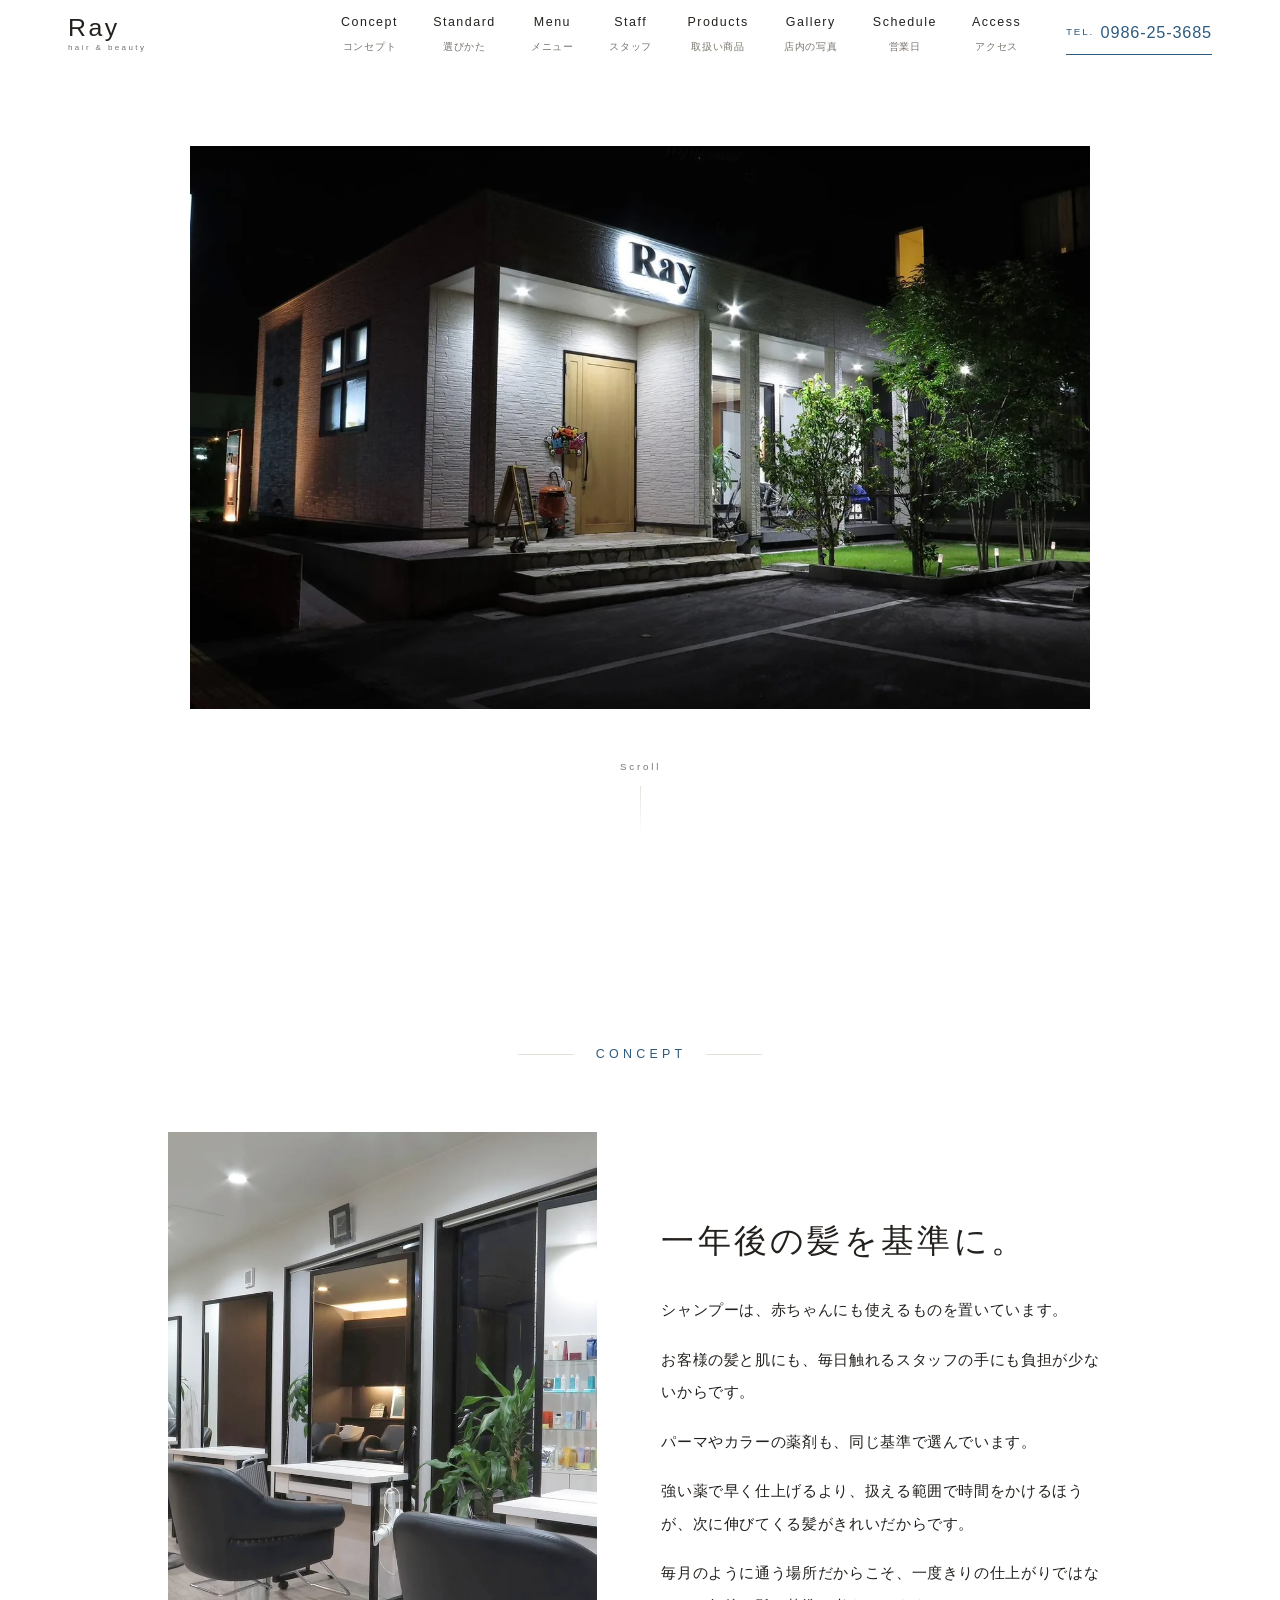
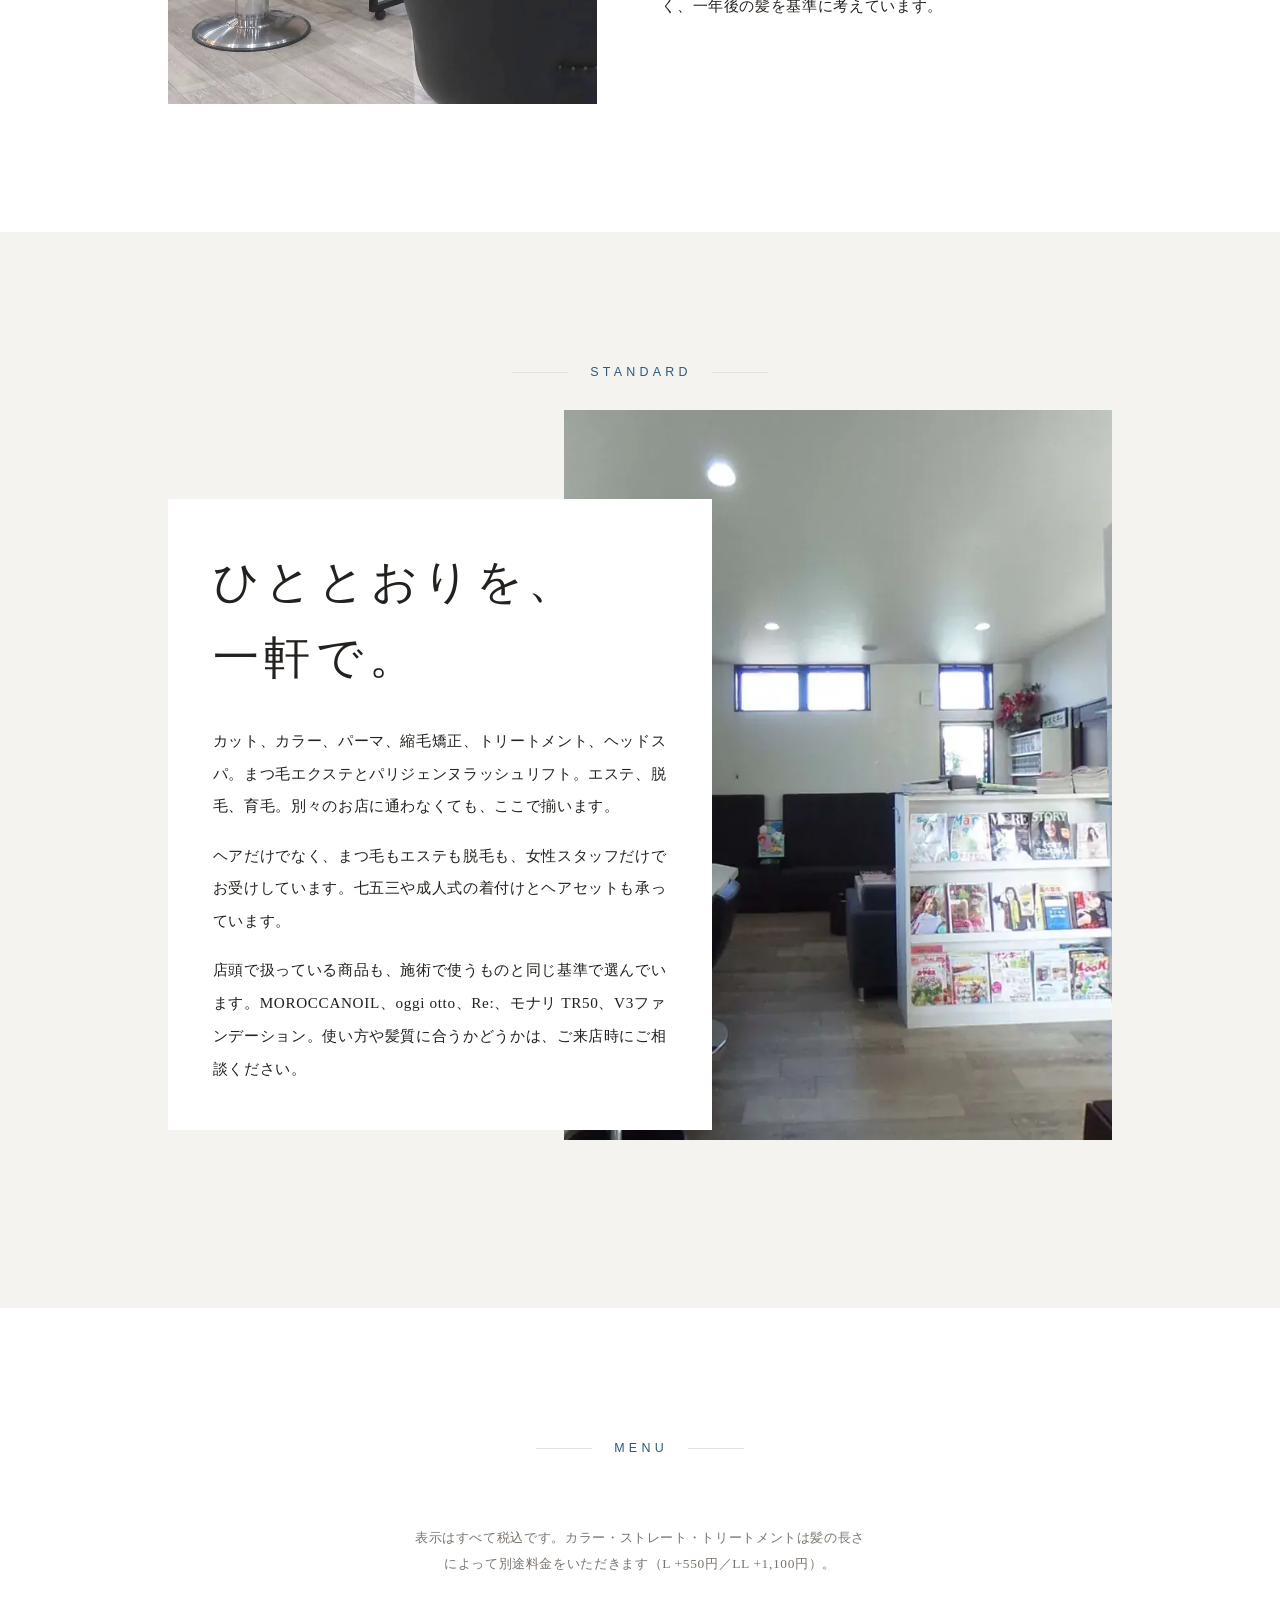
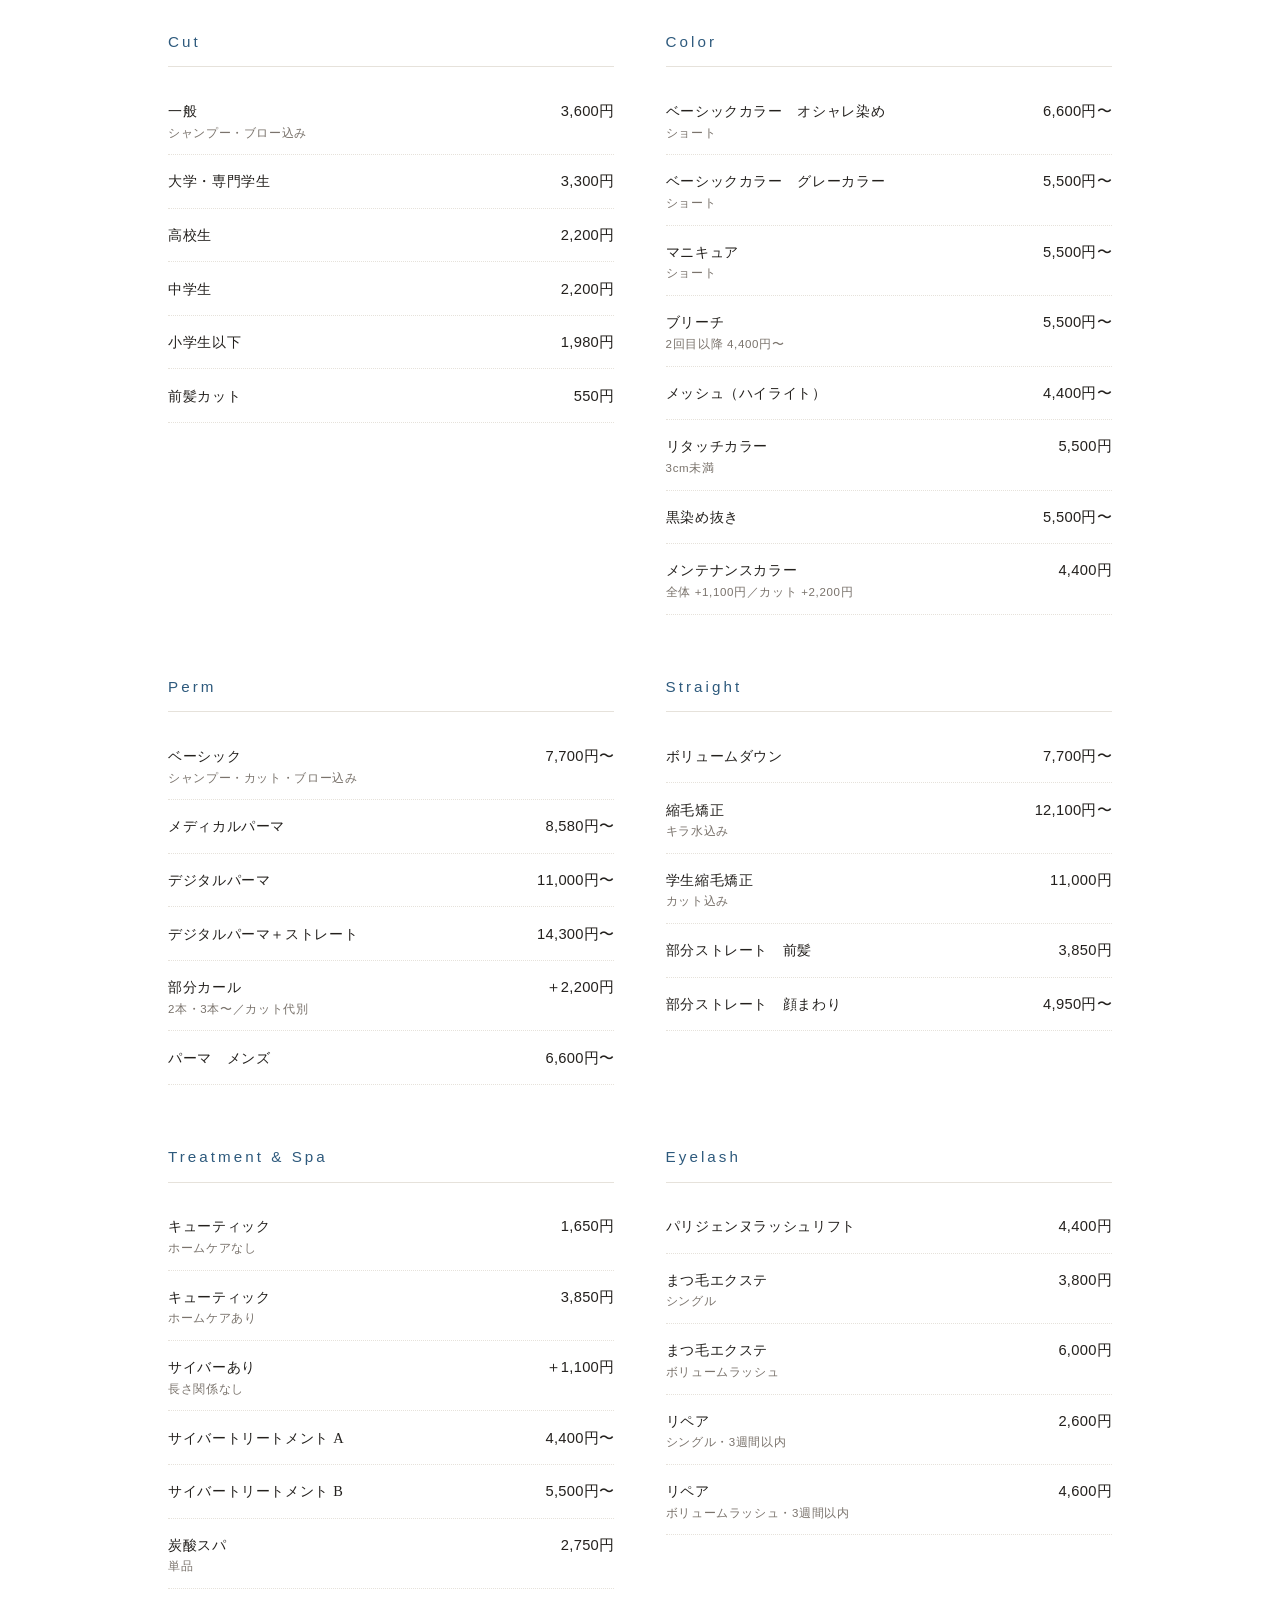
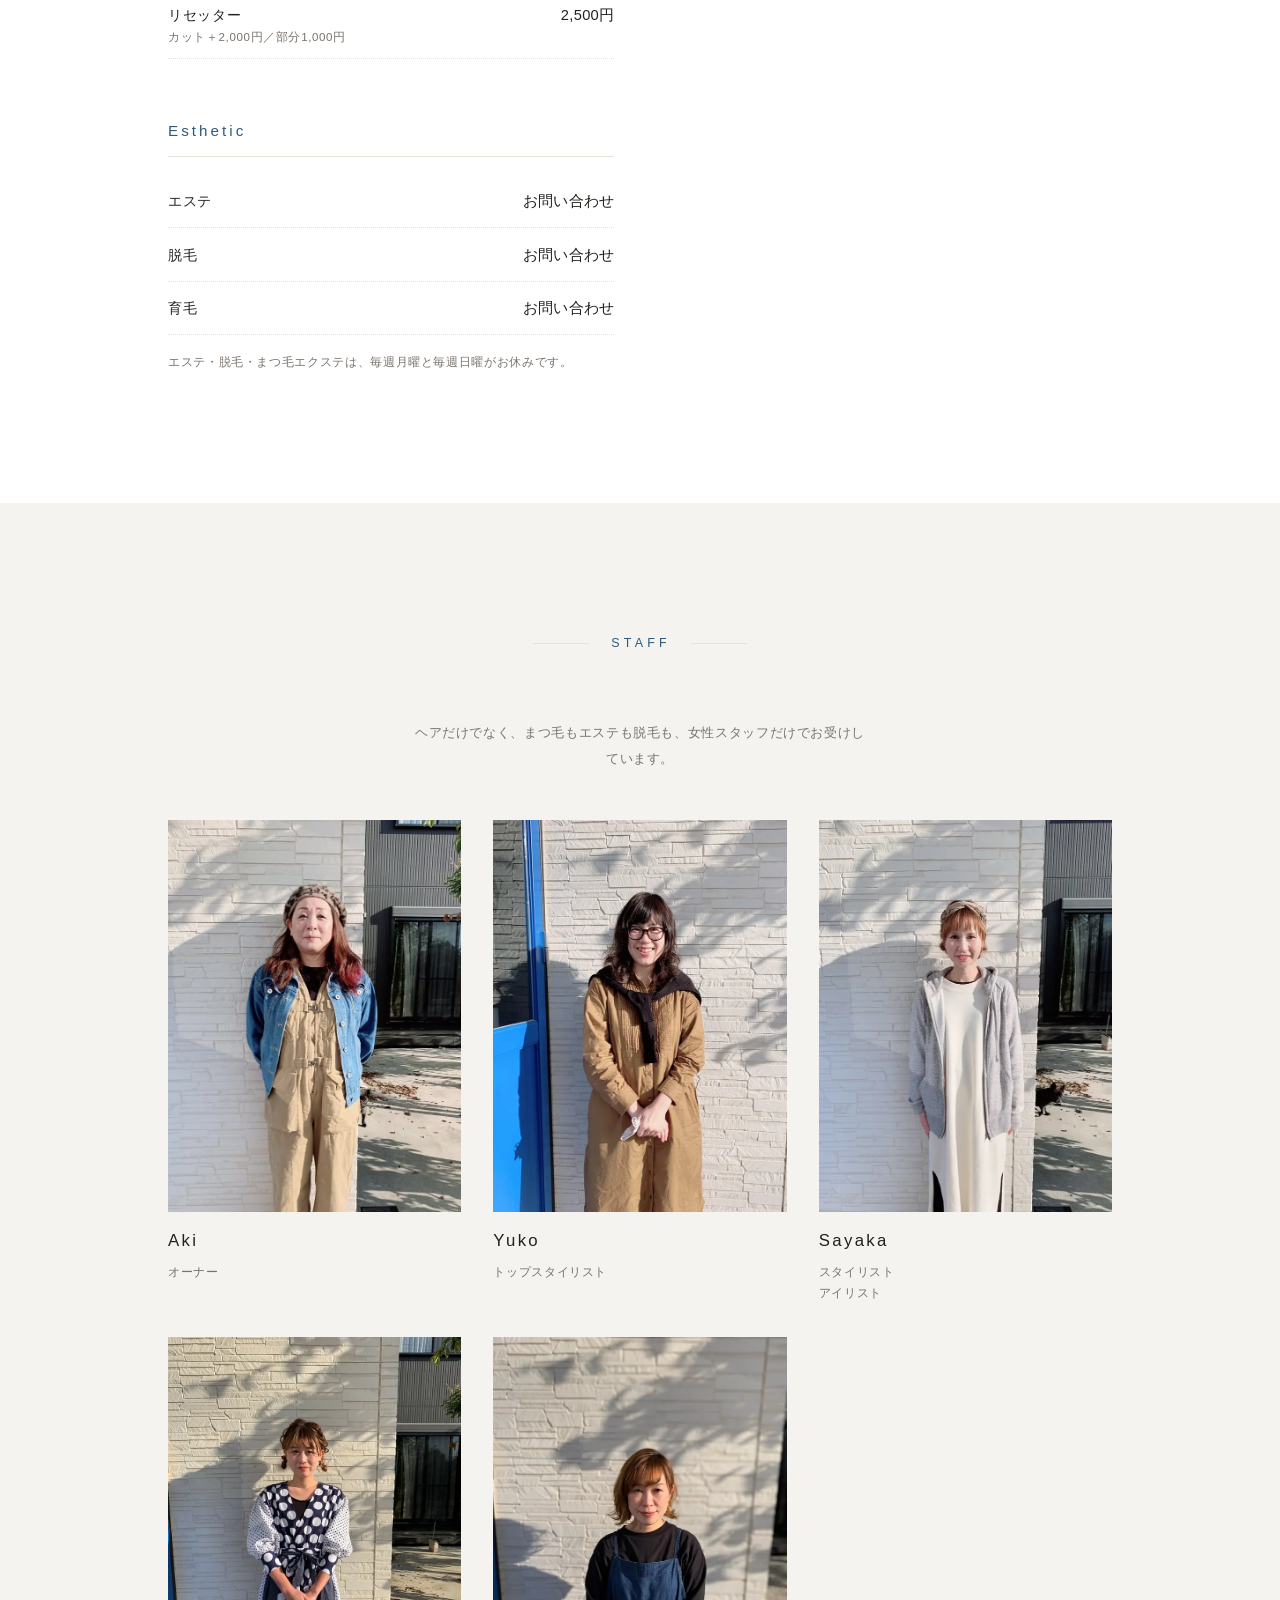
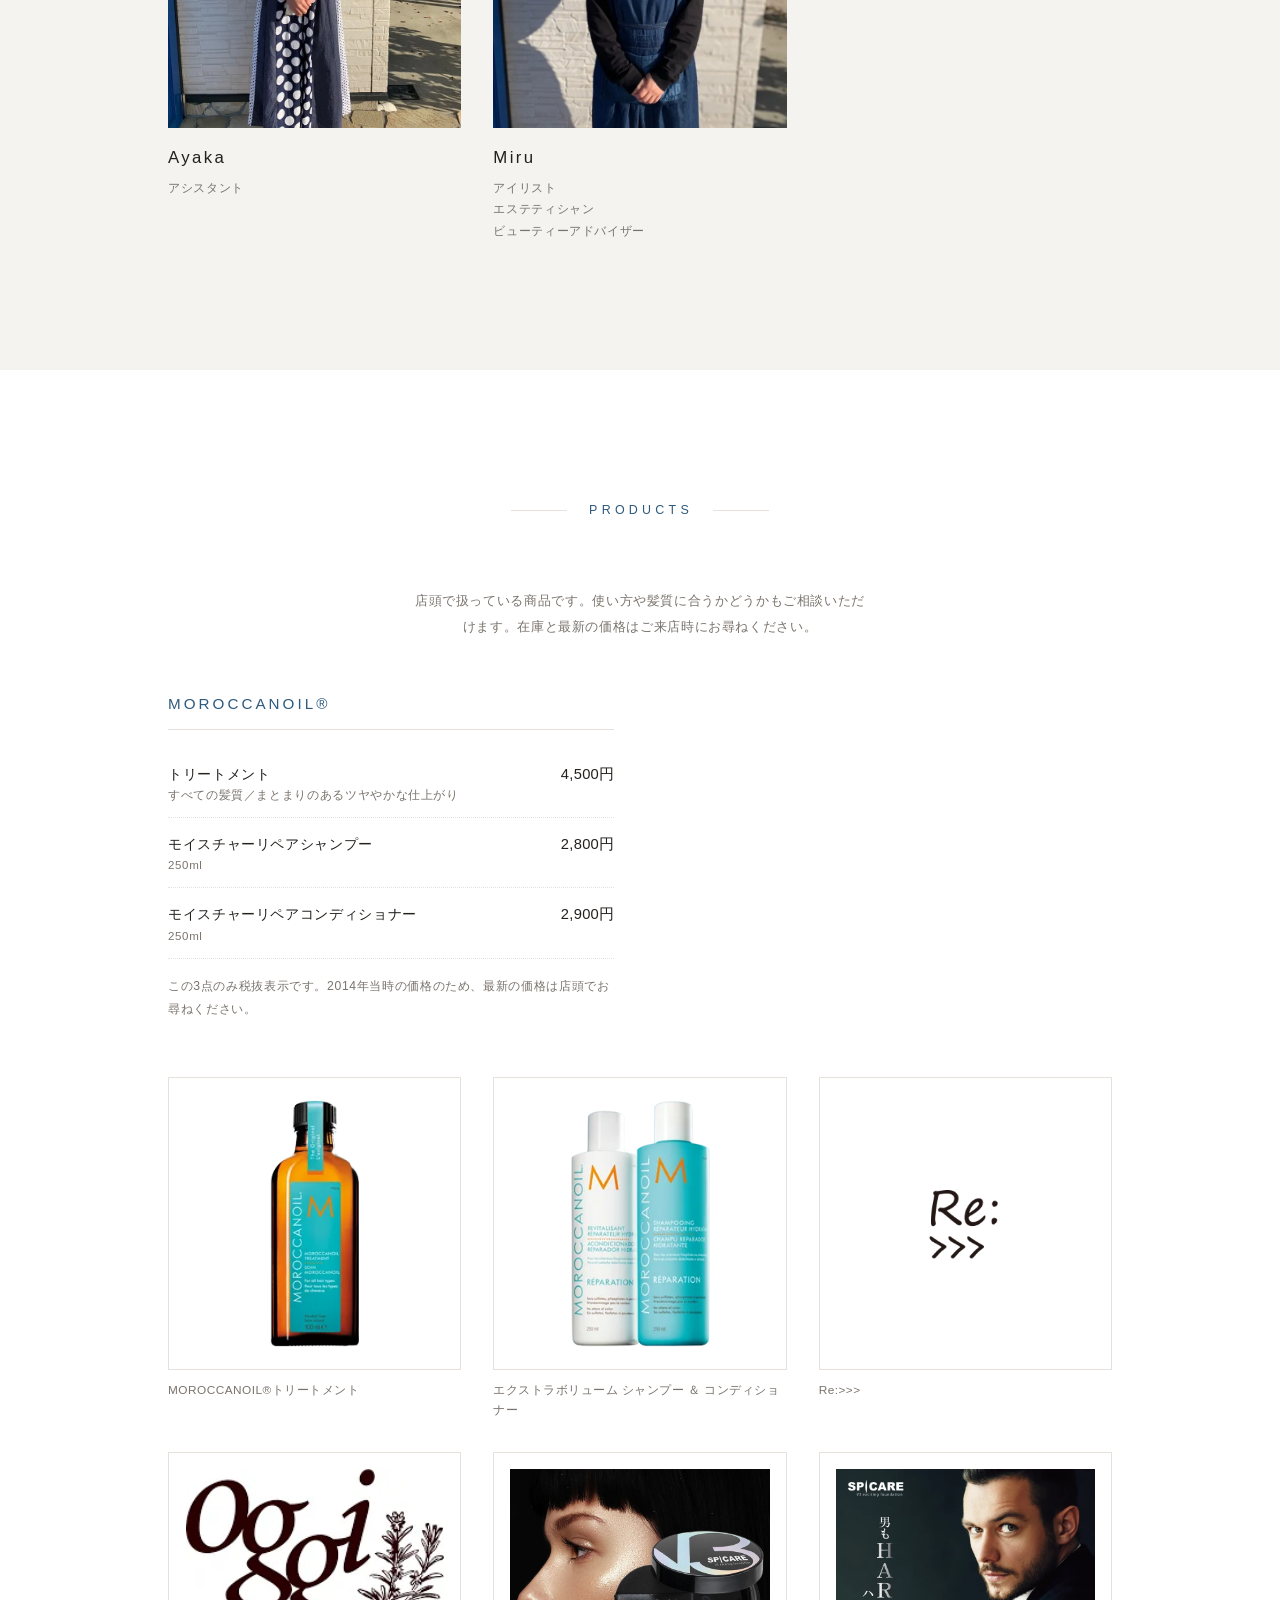
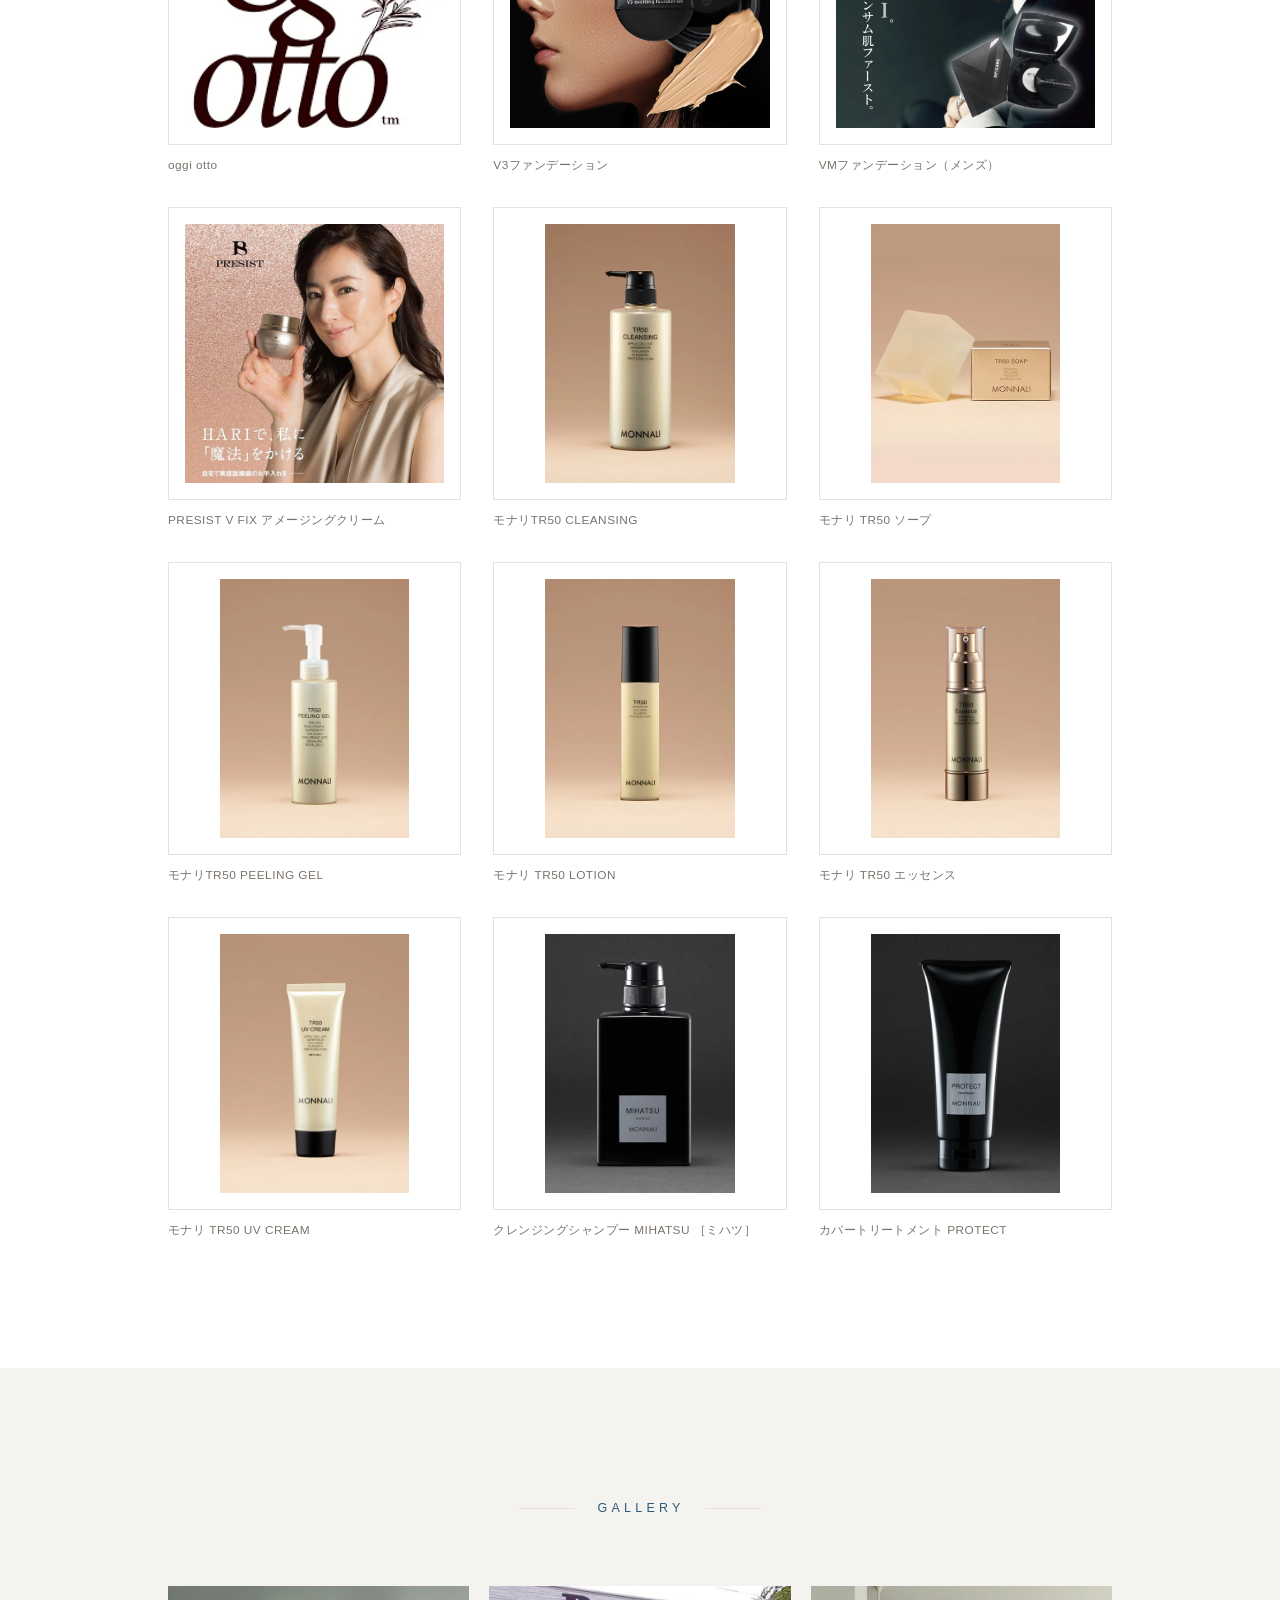
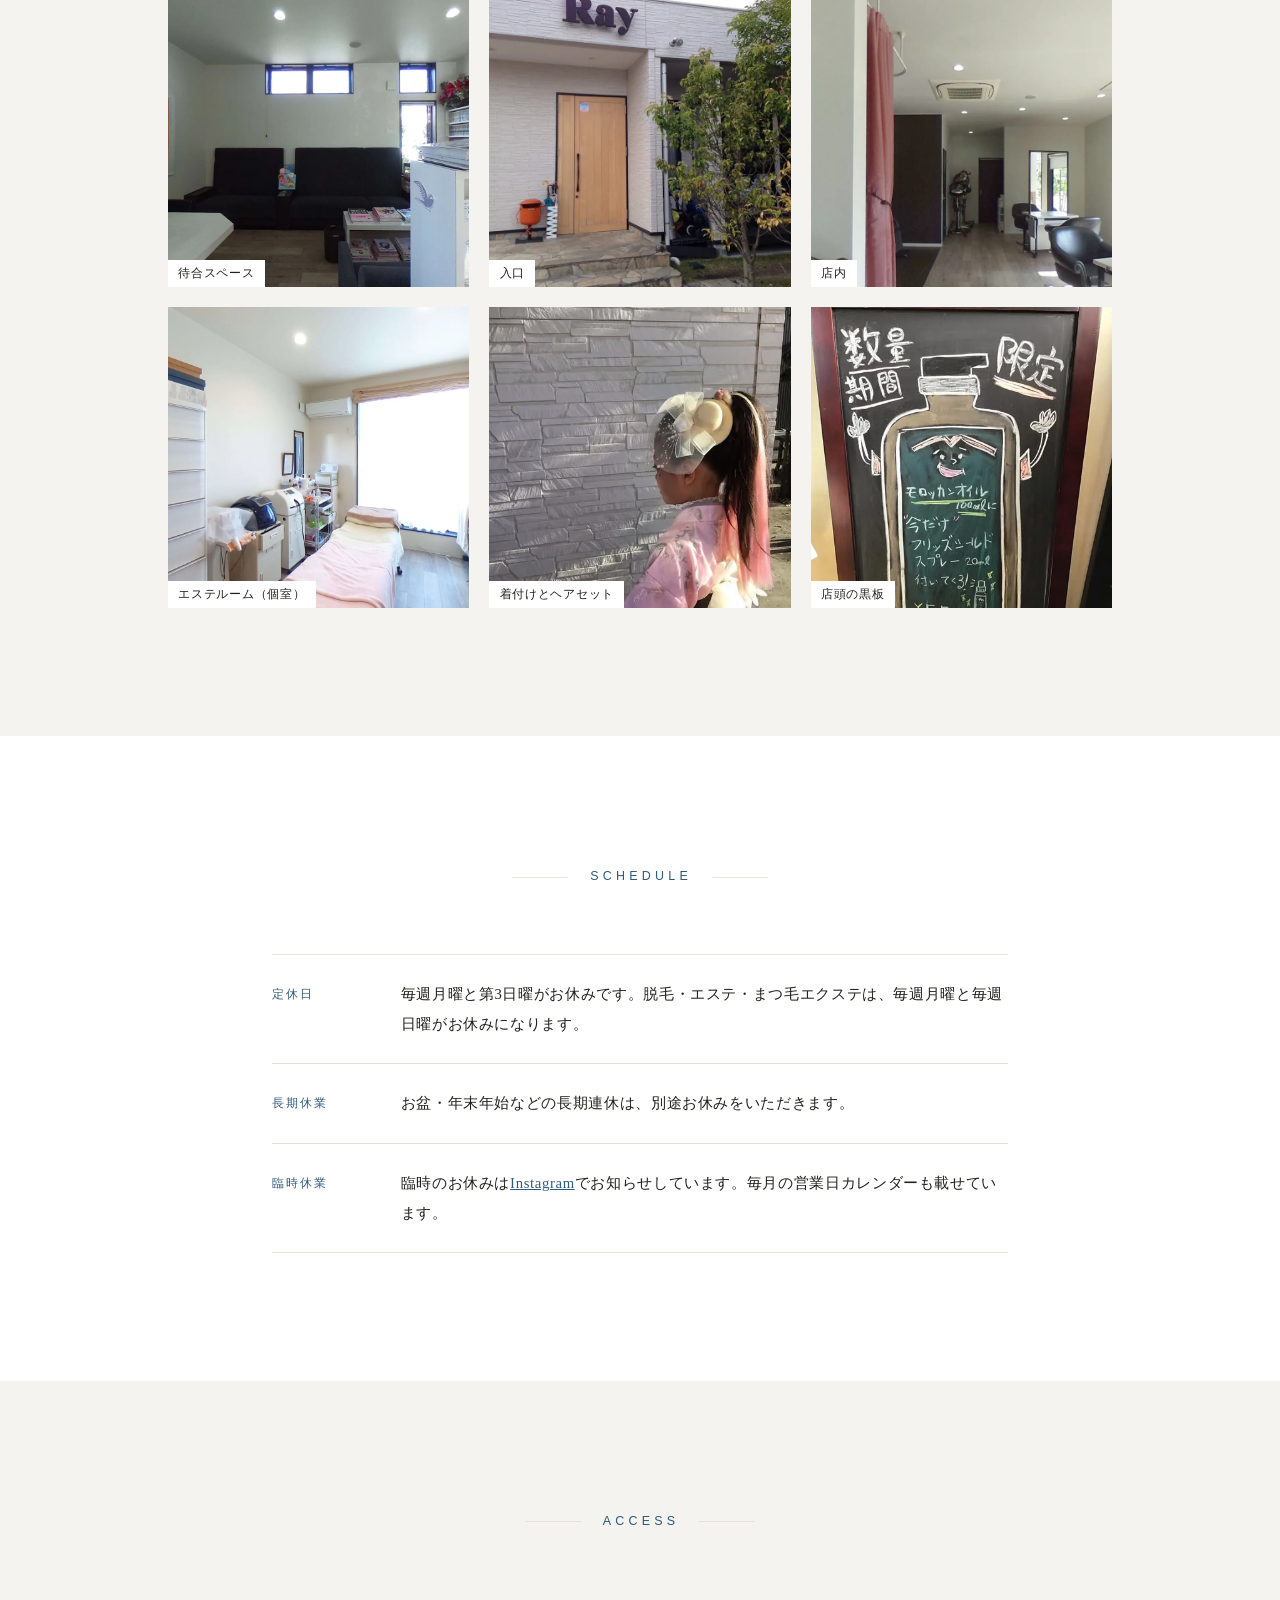
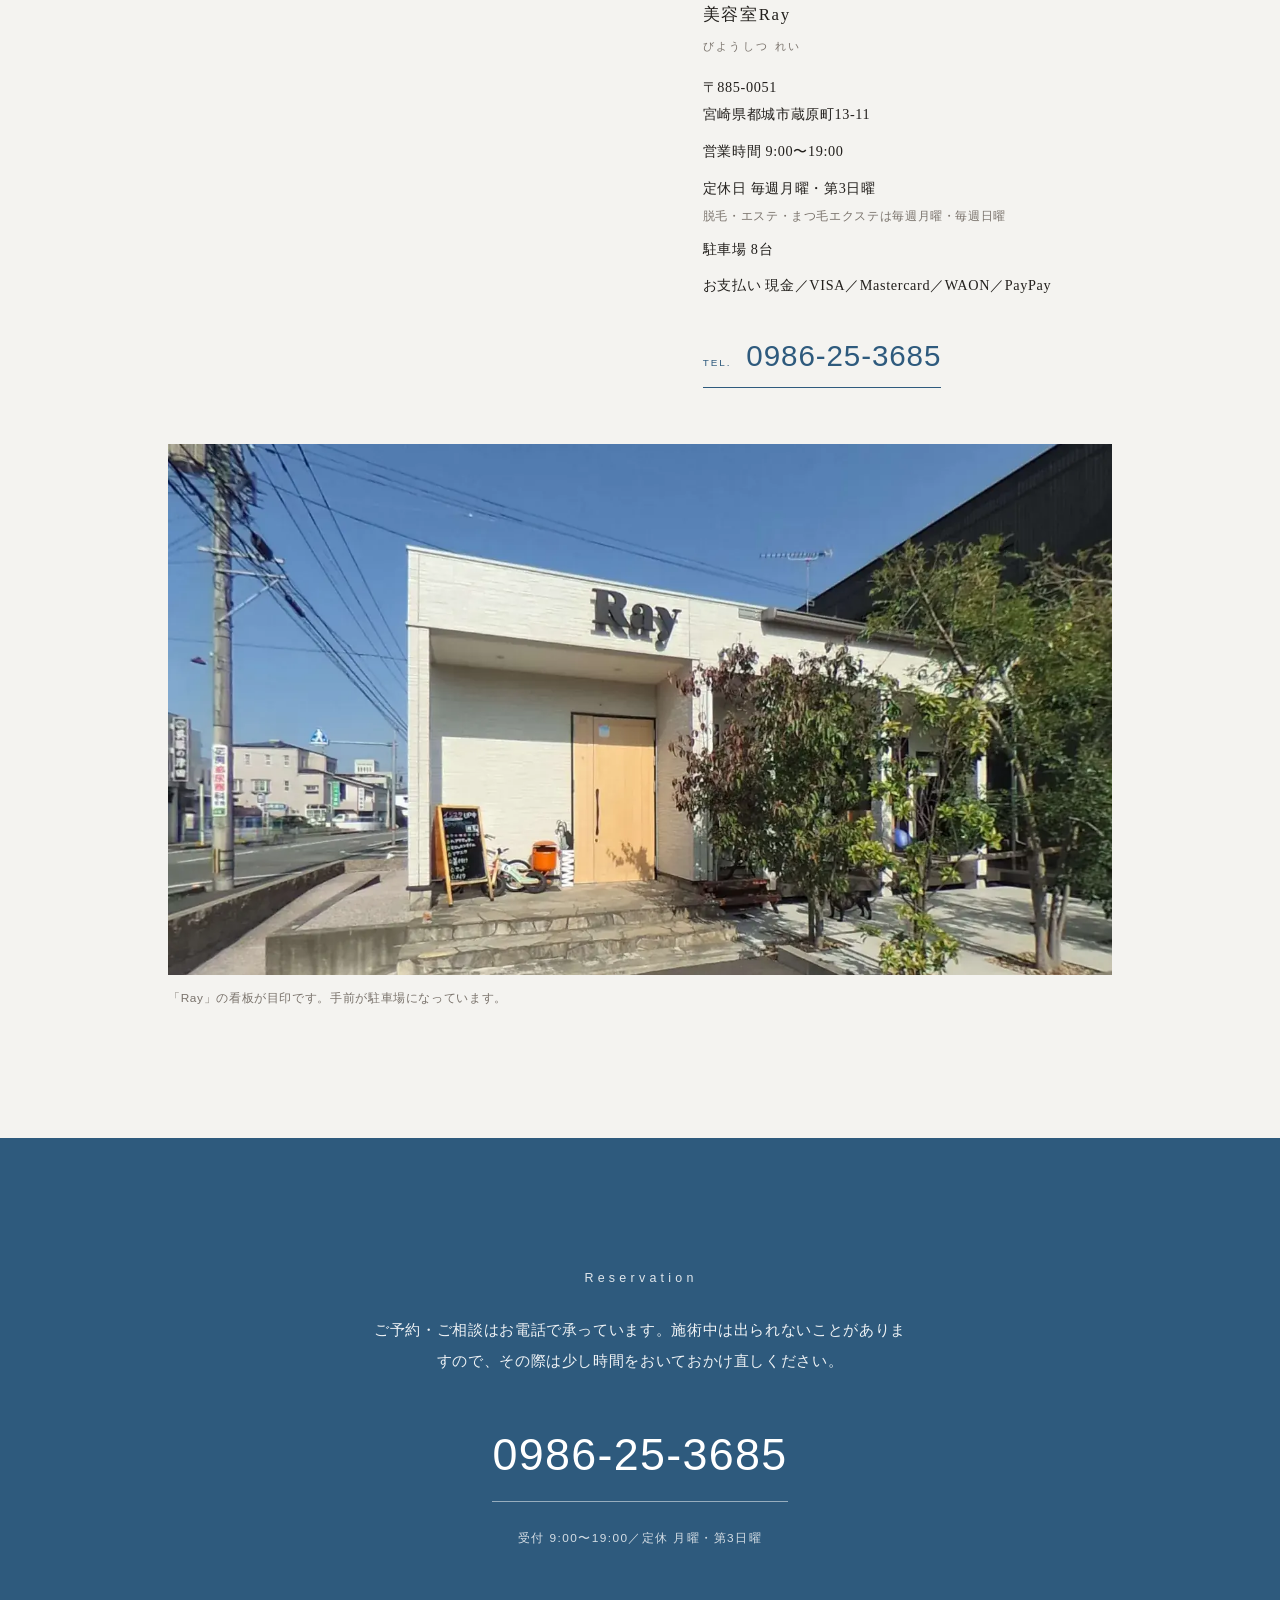
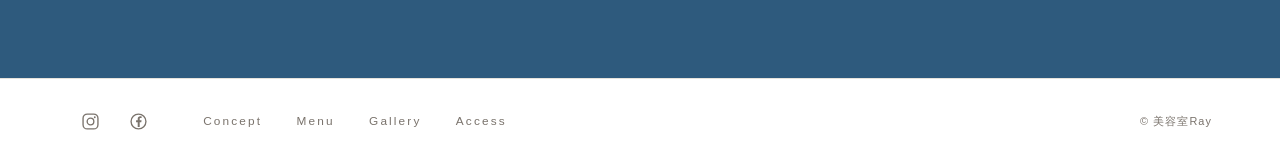
<file: v3/index.html>
<!DOCTYPE html>
<html lang="ja">
<head>
<script>document.documentElement.className+=" js";</script>
<meta charset="UTF-8">
<meta name="viewport" content="width=device-width, initial-scale=1">
<title>美容室Ray｜宮崎県都城市蔵原町の美容室</title>
<meta name="description" content="宮崎県都城市蔵原町の美容室Ray。髪と頭皮に負担をかけないことを基準に薬剤と商品を選んでいます。カット3,600円〜。まつ毛、エステ、脱毛まで女性スタッフだけでお受けしています。">
<meta name="robots" content="noindex">
<link rel="icon" href="favicon.svg" type="image/svg+xml">
<link rel="stylesheet" href="style.css?v=20261011a">
</head>
<body>

<a class="skip" href="#main">本文へスキップ</a>

<!-- ヘッダー: 帯を敷かず、ロゴを左、ナビを右に置くだけ (Roarの型)。
     ナビは英字の下に小さな日本語を添える2段 (GROENの型)。 -->
<header class="hd">
  <div class="hd__bar">
    <a class="hd__logo" href="./">Ray<span>hair &amp; beauty</span></a>

    <button class="hd__toggle" type="button" id="navToggle" aria-expanded="false" aria-controls="siteNav">
      <span class="vh">メニューを開く</span><i></i><i></i>
    </button>

    <nav class="hd__nav" id="siteNav" aria-label="メインナビゲーション">
      <ul>
        <li><a href="#concept">Concept<span>コンセプト</span></a></li>
        <li><a href="#standard">Standard<span>選びかた</span></a></li>
        <li><a href="#menu">Menu<span>メニュー</span></a></li>
        <li><a href="#staff">Staff<span>スタッフ</span></a></li>
        <li><a href="#products">Products<span>取扱い商品</span></a></li>
        <li><a href="#gallery">Gallery<span>店内の写真</span></a></li>
        <li><a href="#schedule">Schedule<span>営業日</span></a></li>
        <li><a href="#access">Access<span>アクセス</span></a></li>
      </ul>
    </nav>

    <a class="hd__tel" href="tel:0986253685"><span>TEL.</span>0986-25-3685</a>
  </div>
</header>

<main id="main">

  <!-- ヒーロー: 写真を全幅にせず、左右に余白を残した中央の1枚 (Astiの型) -->
  <section class="mv">
    <figure class="mv__ph">
      <img src="assets/exterior-night.webp" width="1400" height="1050" fetchpriority="high" decoding="async"
           alt="夜の美容室Rayの外観。「Ray」の看板が点灯している">
    </figure>
    <p class="mv__scroll" aria-hidden="true"><span>Scroll</span></p>
  </section>

  <!-- コンセプト: 写真が左、文字が右 (Roarの型) -->
  <section class="sec" id="concept">
    <p class="sec__label"><span>Concept</span></p>
    <div class="sec__body">
      <div class="split reveal">
        <figure class="split__ph">
          <img src="assets/interior-seats.webp" width="1400" height="1050" loading="lazy" decoding="async"
               alt="美容室Rayの店内。鏡とセット面が並ぶ">
        </figure>
        <div class="split__txt">
          <h2>一年後の髪を基準に。</h2>
          <p>シャンプーは、赤ちゃんにも使えるものを置いています。</p>
          <p>お客様の髪と肌にも、毎日触れるスタッフの手にも負担が少ないからです。</p>
          <p>パーマやカラーの薬剤も、同じ基準で選んでいます。</p>
          <p>強い薬で早く仕上げるより、扱える範囲で時間をかけるほうが、次に伸びてくる髪がきれいだからです。</p>
          <p>毎月のように通う場所だからこそ、一度きりの仕上がりではなく、一年後の髪を基準に考えています。</p>
        </div>
      </div>
    </div>
  </section>

  <!-- 選びかた: 大きな日本語見出しの左ブロックに、写真が右から重なる (GROEN Greeting の型) -->
  <section class="sec sec--tint" id="standard">
    <p class="sec__label"><span>Standard</span></p>
    <div class="sec__body">
      <div class="over reveal">
        <div class="over__txt">
          <h2>ひととおりを、<br>一軒で。</h2>
          <p>カット、カラー、パーマ、縮毛矯正、トリートメント、ヘッドスパ。まつ毛エクステとパリジェンヌラッシュリフト。エステ、脱毛、育毛。別々のお店に通わなくても、ここで揃います。</p>
          <p>ヘアだけでなく、まつ毛もエステも脱毛も、女性スタッフだけでお受けしています。七五三や成人式の着付けとヘアセットも承っています。</p>
          <p>店頭で扱っている商品も、施術で使うものと同じ基準で選んでいます。MOROCCANOIL、oggi otto、Re:、モナリ TR50、V3ファンデーション。使い方や髪質に合うかどうかは、ご来店時にご相談ください。</p>
        </div>
        <figure class="over__ph">
          <img src="assets/interior-products.webp" width="1200" height="900" loading="lazy" decoding="async"
               alt="美容室Rayの受付カウンターと、商品が並ぶ棚">
        </figure>
      </div>
    </div>
  </section>

  <!-- メニュー: 価格はすべてこのページに。2列に組んで縦を短くする -->
  <section class="sec" id="menu">
    <p class="sec__label"><span>Menu</span></p>
    <div class="sec__body">
      <p class="sec__note reveal">表示はすべて税込です。カラー・ストレート・トリートメントは髪の長さによって別途料金をいただきます（L +550円／LL +1,100円）。</p>

      <div class="prices">
        <div class="price reveal">
          <h3>Cut</h3>
          <dl>
            <div><dt>一般<span>シャンプー・ブロー込み</span></dt><dd>3,600円</dd></div>
            <div><dt>大学・専門学生</dt><dd>3,300円</dd></div>
            <div><dt>高校生</dt><dd>2,200円</dd></div>
            <div><dt>中学生</dt><dd>2,200円</dd></div>
            <div><dt>小学生以下</dt><dd>1,980円</dd></div>
            <div><dt>前髪カット</dt><dd>550円</dd></div>
          </dl>
        </div>

        <div class="price reveal">
          <h3>Color</h3>
          <dl>
            <div><dt>ベーシックカラー　オシャレ染め<span>ショート</span></dt><dd>6,600円〜</dd></div>
            <div><dt>ベーシックカラー　グレーカラー<span>ショート</span></dt><dd>5,500円〜</dd></div>
            <div><dt>マニキュア<span>ショート</span></dt><dd>5,500円〜</dd></div>
            <div><dt>ブリーチ<span>2回目以降 4,400円〜</span></dt><dd>5,500円〜</dd></div>
            <div><dt>メッシュ（ハイライト）</dt><dd>4,400円〜</dd></div>
            <div><dt>リタッチカラー<span>3cm未満</span></dt><dd>5,500円</dd></div>
            <div><dt>黒染め抜き</dt><dd>5,500円〜</dd></div>
            <div><dt>メンテナンスカラー<span>全体 +1,100円／カット +2,200円</span></dt><dd>4,400円</dd></div>
          </dl>
        </div>

        <div class="price reveal">
          <h3>Perm</h3>
          <dl>
            <div><dt>ベーシック<span>シャンプー・カット・ブロー込み</span></dt><dd>7,700円〜</dd></div>
            <div><dt>メディカルパーマ</dt><dd>8,580円〜</dd></div>
            <div><dt>デジタルパーマ</dt><dd>11,000円〜</dd></div>
            <div><dt>デジタルパーマ＋ストレート</dt><dd>14,300円〜</dd></div>
            <div><dt>部分カール<span>2本・3本〜／カット代別</span></dt><dd>＋2,200円</dd></div>
            <div><dt>パーマ　メンズ</dt><dd>6,600円〜</dd></div>
          </dl>
        </div>

        <div class="price reveal">
          <h3>Straight</h3>
          <dl>
            <div><dt>ボリュームダウン</dt><dd>7,700円〜</dd></div>
            <div><dt>縮毛矯正<span>キラ水込み</span></dt><dd>12,100円〜</dd></div>
            <div><dt>学生縮毛矯正<span>カット込み</span></dt><dd>11,000円</dd></div>
            <div><dt>部分ストレート　前髪</dt><dd>3,850円</dd></div>
            <div><dt>部分ストレート　顔まわり</dt><dd>4,950円〜</dd></div>
          </dl>
        </div>

        <div class="price reveal">
          <h3>Treatment &amp; Spa</h3>
          <dl>
            <div><dt>キューティック<span>ホームケアなし</span></dt><dd>1,650円</dd></div>
            <div><dt>キューティック<span>ホームケアあり</span></dt><dd>3,850円</dd></div>
            <div><dt>サイバーあり<span>長さ関係なし</span></dt><dd>＋1,100円</dd></div>
            <div><dt>サイバートリートメント A</dt><dd>4,400円〜</dd></div>
            <div><dt>サイバートリートメント B</dt><dd>5,500円〜</dd></div>
            <div><dt>炭酸スパ<span>単品</span></dt><dd>2,750円</dd></div>
            <div><dt>リセッター<span>カット＋2,000円／部分1,000円</span></dt><dd>2,500円</dd></div>
          </dl>
        </div>

        <div class="price reveal">
          <h3>Eyelash</h3>
          <dl>
            <div><dt>パリジェンヌラッシュリフト</dt><dd>4,400円</dd></div>
            <div><dt>まつ毛エクステ<span>シングル</span></dt><dd>3,800円</dd></div>
            <div><dt>まつ毛エクステ<span>ボリュームラッシュ</span></dt><dd>6,000円</dd></div>
            <div><dt>リペア<span>シングル・3週間以内</span></dt><dd>2,600円</dd></div>
            <div><dt>リペア<span>ボリュームラッシュ・3週間以内</span></dt><dd>4,600円</dd></div>
          </dl>
        </div>

        <div class="price reveal">
          <h3>Esthetic</h3>
          <dl>
            <div><dt>エステ</dt><dd>お問い合わせ</dd></div>
            <div><dt>脱毛</dt><dd>お問い合わせ</dd></div>
            <div><dt>育毛</dt><dd>お問い合わせ</dd></div>
          </dl>
          <p class="price__note">エステ・脱毛・まつ毛エクステは、毎週月曜と毎週日曜がお休みです。</p>
        </div>
      </div>
    </div>
  </section>

  <!-- スタッフ: 1ページ構成なので5名ともここに出す -->
  <section class="sec sec--tint" id="staff">
    <p class="sec__label"><span>Staff</span></p>
    <div class="sec__body">
      <p class="sec__note reveal">ヘアだけでなく、まつ毛もエステも脱毛も、女性スタッフだけでお受けしています。</p>
      <ul class="staff reveal">
        <li>
          <img src="assets/staff-aki.webp" width="666" height="1000" loading="lazy" decoding="async"
               alt="美容室RayのオーナーのAki">
          <p class="staff__name">Aki</p>
          <p class="staff__role"><span>オーナー</span></p>
        </li>
        <li>
          <img src="assets/staff-yuko.webp" width="666" height="1000" loading="lazy" decoding="async"
               alt="美容室RayのトップスタイリストのYuko">
          <p class="staff__name">Yuko</p>
          <p class="staff__role"><span>トップスタイリスト</span></p>
        </li>
        <li>
          <img src="assets/staff-sayaka.webp" width="666" height="1000" loading="lazy" decoding="async"
               alt="美容室Rayのスタイリスト・アイリストのSayaka">
          <p class="staff__name">Sayaka</p>
          <p class="staff__role"><span>スタイリスト</span><span>アイリスト</span></p>
        </li>
        <li>
          <img src="assets/staff-ayaka.webp" width="750" height="1000" loading="lazy" decoding="async"
               alt="美容室RayのアシスタントのAyaka">
          <p class="staff__name">Ayaka</p>
          <p class="staff__role"><span>アシスタント</span></p>
        </li>
        <li>
          <img src="assets/staff-miru.webp" width="666" height="1000" loading="lazy" decoding="async"
               alt="美容室Rayのアイリスト・エステティシャン・ビューティーアドバイザーのMiru">
          <p class="staff__name">Miru</p>
          <p class="staff__role"><span>アイリスト</span><span>エステティシャン</span><span>ビューティーアドバイザー</span></p>
        </li>
      </ul>
    </div>
  </section>

  <!-- 取扱い商品: 価格と同じくこのページに出す。
       原典に説明と価格があるのは MOROCCANOIL の2点だけ。 -->
  <section class="sec" id="products">
    <p class="sec__label"><span>Products</span></p>
    <div class="sec__body">
      <p class="sec__note reveal">店頭で扱っている商品です。使い方や髪質に合うかどうかもご相談いただけます。在庫と最新の価格はご来店時にお尋ねください。</p>

      <div class="prices">
        <div class="price reveal">
          <h3>MOROCCANOIL&reg;</h3>
          <dl>
            <div><dt>トリートメント<span>すべての髪質／まとまりのあるツヤやかな仕上がり</span></dt><dd>4,500円</dd></div>
            <div><dt>モイスチャーリペアシャンプー<span>250ml</span></dt><dd>2,800円</dd></div>
            <div><dt>モイスチャーリペアコンディショナー<span>250ml</span></dt><dd>2,900円</dd></div>
          </dl>
          <p class="price__note">この3点のみ税抜表示です。2014年当時の価格のため、最新の価格は店頭でお尋ねください。</p>
        </div>
      </div>

      <ul class="prods reveal">
        <li>
          <img src="assets/prod-moroccanoil-treatment.webp" width="320" height="304" loading="lazy" decoding="async"
               alt="MOROCCANOILトリートメントのボトル">
          <p>MOROCCANOIL&reg;トリートメント</p>
        </li>
        <li>
          <img src="assets/prod-moroccanoil-volume.webp" width="320" height="304" loading="lazy" decoding="async"
               alt="MOROCCANOILのシャンプーとコンディショナー">
          <p>エクストラボリューム シャンプー ＆ コンディショナー</p>
        </li>
        <li>
          <img src="assets/prod-re.webp" width="366" height="203" loading="lazy" decoding="async"
               alt="Re: のロゴ">
          <p>Re:&gt;&gt;&gt;</p>
        </li>
        <li>
          <img src="assets/prod-oggiotto.webp" width="224" height="225" loading="lazy" decoding="async"
               alt="oggi otto のロゴ">
          <p>oggi otto</p>
        </li>
        <li>
          <img src="assets/prod-v3.webp" width="800" height="800" loading="lazy" decoding="async"
               alt="V3ファンデーションの容器">
          <p>V3ファンデーション</p>
        </li>
        <li>
          <img src="assets/prod-vm.webp" width="800" height="800" loading="lazy" decoding="async"
               alt="VMファンデーション（メンズ）の容器">
          <p>VMファンデーション（メンズ）</p>
        </li>
        <li>
          <img src="assets/prod-presist.webp" width="600" height="600" loading="lazy" decoding="async"
               alt="PRESIST V FIX アメージングクリームの容器">
          <p>PRESIST V FIX アメージングクリーム</p>
        </li>
        <li>
          <img src="assets/prod-monari-cleansing.webp" width="460" height="630" loading="lazy" decoding="async"
               alt="モナリTR50 CLEANSING のボトル">
          <p>モナリTR50 CLEANSING</p>
        </li>
        <li>
          <img src="assets/prod-monari-soap.webp" width="460" height="630" loading="lazy" decoding="async"
               alt="モナリ TR50 ソープのパッケージ">
          <p>モナリ TR50 ソープ</p>
        </li>
        <li>
          <img src="assets/prod-monari-peeling.webp" width="460" height="630" loading="lazy" decoding="async"
               alt="モナリTR50 PEELING GEL のボトル">
          <p>モナリTR50 PEELING GEL</p>
        </li>
        <li>
          <img src="assets/prod-monari-lotion.webp" width="460" height="630" loading="lazy" decoding="async"
               alt="モナリ TR50 LOTION のボトル">
          <p>モナリ TR50 LOTION</p>
        </li>
        <li>
          <img src="assets/prod-monari-essence.webp" width="460" height="630" loading="lazy" decoding="async"
               alt="モナリ TR50 エッセンスのボトル">
          <p>モナリ TR50 エッセンス</p>
        </li>
        <li>
          <img src="assets/prod-monari-uv.webp" width="460" height="630" loading="lazy" decoding="async"
               alt="モナリ TR50 UV CREAM のボトル">
          <p>モナリ TR50 UV CREAM</p>
        </li>
        <li>
          <img src="assets/prod-mihatsu.webp" width="460" height="630" loading="lazy" decoding="async"
               alt="クレンジングシャンプー MIHATSU のボトル">
          <p>クレンジングシャンプー MIHATSU ［ミハツ］</p>
        </li>
        <li>
          <img src="assets/prod-protect.webp" width="460" height="630" loading="lazy" decoding="async"
               alt="カバートリートメント PROTECT のボトル">
          <p>カバートリートメント PROTECT</p>
        </li>
      </ul>
    </div>
  </section>

  <!-- 店内の写真: 写真の上にキャプションを重ねる (GROEN Photo Gallery の型)。
       文字は写真に直接載せず、白い小さな札を写真の隅に重ねて可読性を確保する。 -->
  <section class="sec sec--tint" id="gallery">
    <p class="sec__label"><span>Gallery</span></p>
    <div class="sec__body">
      <ul class="gal reveal">
        <li>
          <img src="assets/interior-wide.webp" width="1200" height="900" loading="lazy" decoding="async"
               alt="美容室Rayの待合スペース。黒いソファと高い天井">
          <p>待合スペース</p>
        </li>
        <li>
          <img src="assets/entrance-day.webp" width="960" height="720" loading="lazy" decoding="async"
               alt="美容室Rayの入口。「Ray」の看板と木の扉">
          <p>入口</p>
        </li>
        <li>
          <img src="assets/hero-1.webp" width="1400" height="788" loading="lazy" decoding="async"
               alt="美容室Rayの店内を奥まで見通したところ。右手にセット面が並ぶ">
          <p>店内</p>
        </li>
        <li>
          <img src="assets/room-esthetic.webp" width="1200" height="900" loading="lazy" decoding="async"
               alt="美容室Rayのエステルーム。施術ベッドと機器">
          <p>エステルーム（個室）</p>
        </li>
        <li>
          <img src="assets/hairset-back.webp" width="481" height="640" loading="lazy" decoding="async"
               alt="着物とヘアセットを仕上げたお客様の後ろ姿">
          <p>着付けとヘアセット</p>
        </li>
        <li>
          <img src="assets/blackboard.webp" width="481" height="640" loading="lazy" decoding="async"
               alt="店頭の黒板に手書きされた、期間限定セットの案内">
          <p>店頭の黒板</p>
        </li>
      </ul>
    </div>
  </section>

  <!-- 営業日 -->
  <section class="sec" id="schedule">
    <p class="sec__label"><span>Schedule</span></p>
    <div class="sec__body">
      <ul class="news reveal">
        <li>
          <p class="news__date">定休日</p>
          <p class="news__txt">毎週月曜と第3日曜がお休みです。脱毛・エステ・まつ毛エクステは、毎週月曜と毎週日曜がお休みになります。</p>
        </li>
        <li>
          <p class="news__date">長期休業</p>
          <p class="news__txt">お盆・年末年始などの長期連休は、別途お休みをいただきます。</p>
        </li>
        <li>
          <p class="news__date">臨時休業</p>
          <p class="news__txt">臨時のお休みは<a href="https://www.instagram.com/ray19961004" target="_blank" rel="noopener">Instagram</a>でお知らせしています。毎月の営業日カレンダーも載せています。</p>
        </li>
      </ul>
    </div>
  </section>

  <!-- アクセス: 地図が左、情報が右 (Roarの型)。ラベルは小さく、電話番号を大きく置く -->
  <section class="sec sec--tint" id="access">
    <p class="sec__label"><span>Access</span></p>
    <div class="sec__body">
      <div class="acc reveal">
        <div class="acc__map">
          <iframe
            src="https://www.google.com/maps/embed?pb=!1m18!1m12!1m3!1d3393.7187765146136!2d131.06816810000004!3d31.7235762!2m3!1f0!2f0!3f0!3m2!1i1024!2i768!4f13.1!3m3!1m2!1s0x353f2710465b4dcf%3A0xcdab4474e3725eae!2z5a6u5bSO55yM6YO95Z-O5biC6JS15Y6f55S677yR77yT4oiS77yR77yR!5e0!3m2!1sja!2sjp!4v1413803124853"
            title="美容室Rayの地図" loading="lazy" referrerpolicy="no-referrer-when-downgrade"
            allowfullscreen></iframe>
        </div>

        <div class="acc__info">
          <p class="acc__name">美容室Ray<span>びようしつ れい</span></p>
          <p class="acc__addr">〒885-0051<br>宮崎県都城市蔵原町13-11</p>
          <p class="acc__line">営業時間 9:00〜19:00</p>
          <p class="acc__line">定休日 毎週月曜・第3日曜</p>
          <p class="acc__sub">脱毛・エステ・まつ毛エクステは毎週月曜・毎週日曜</p>
          <p class="acc__line">駐車場 8台</p>
          <p class="acc__line">お支払い 現金／VISA／Mastercard／WAON／PayPay</p>
          <a class="acc__tel" href="tel:0986253685"><span>TEL.</span>0986-25-3685</a>
        </div>
      </div>

      <figure class="acc__photo reveal">
        <img src="assets/exterior-day.webp" width="1400" height="889" loading="lazy" decoding="async"
             alt="美容室Rayの外観。白い建物に「Ray」の看板、手前が駐車場">
        <figcaption>「Ray」の看板が目印です。手前が駐車場になっています。</figcaption>
      </figure>
    </div>
  </section>

  <!-- 予約 -->
  <section class="sec sec--res" id="reservation">
    <div class="res">
      <p class="res__en">Reservation</p>
      <p class="res__txt">ご予約・ご相談はお電話で承っています。施術中は出られないことがありますので、その際は少し時間をおいておかけ直しください。</p>
      <a class="res__tel" href="tel:0986253685">0986-25-3685</a>
      <p class="res__hours">受付 9:00〜19:00／定休 月曜・第3日曜</p>
    </div>
  </section>

</main>

<!-- フッター: 細い一行 (Roarの型) -->
<footer class="ft">
  <div class="ft__inner">
    <ul class="ft__sns">
      <li><a href="https://www.instagram.com/ray19961004" target="_blank" rel="noopener">
        <span class="vh">Instagram</span>
        <svg viewBox="0 0 24 24" aria-hidden="true" focusable="false">
          <rect x="2.6" y="2.6" width="18.8" height="18.8" rx="5.4" fill="none" stroke="currentColor" stroke-width="1.7"/>
          <circle cx="12" cy="12" r="4.2" fill="none" stroke="currentColor" stroke-width="1.7"/>
          <circle cx="17.4" cy="6.6" r="1.15" fill="currentColor"/>
        </svg></a></li>
      <li><a href="https://www.facebook.com/Ray-426782200786898/" target="_blank" rel="noopener">
        <span class="vh">Facebook</span>
        <svg viewBox="0 0 24 24" aria-hidden="true" focusable="false">
          <circle cx="12" cy="12" r="9.4" fill="none" stroke="currentColor" stroke-width="1.7"/>
          <path d="M13.5 19v-6.2h2.05l.31-2.4H13.5V8.86c0-.7.19-1.17 1.19-1.17h1.27V5.54c-.22-.03-.98-.09-1.86-.09-1.84 0-3.1 1.12-3.1 3.19v1.76H8.93v2.4H11V19z" fill="currentColor"/>
        </svg></a></li>
    </ul>

    <nav class="ft__nav" aria-label="フッターナビゲーション">
      <ul>
        <li><a href="#concept">Concept</a></li>
        <li><a href="#menu">Menu</a></li>
        <li><a href="#gallery">Gallery</a></li>
        <li><a href="#access">Access</a></li>
      </ul>
    </nav>

    <p class="ft__copy">&copy; 美容室Ray</p>
  </div>
</footer>

<div class="callbar">
  <a href="tel:0986253685">電話で予約する<span>0986-25-3685</span></a>
</div>

<script>
(function () {
  var btn = document.getElementById('navToggle');
  var nav = document.getElementById('siteNav');
  if (btn && nav) {
    btn.addEventListener('click', function () {
      var open = nav.classList.toggle('is-open');
      btn.classList.toggle('is-open', open);
      btn.setAttribute('aria-expanded', String(open));
    });
    nav.addEventListener('click', function (e) {
      if (e.target.closest('a')) {
        nav.classList.remove('is-open');
        btn.classList.remove('is-open');
        btn.setAttribute('aria-expanded', 'false');
      }
    });
  }

  // スクロールで要素を出す
  var targets = document.querySelectorAll('.reveal');
  if (!('IntersectionObserver' in window) ||
      window.matchMedia('(prefers-reduced-motion: reduce)').matches) {
    Array.prototype.forEach.call(targets, function (el) { el.classList.add('is-in'); });
  } else {
    var io = new IntersectionObserver(function (es) {
      es.forEach(function (e) {
        if (e.isIntersecting) { e.target.classList.add('is-in'); io.unobserve(e.target); }
      });
    }, { rootMargin: '0px 0px -10% 0px', threshold: 0.05 });
    Array.prototype.forEach.call(targets, function (el) { io.observe(el); });
  }
})();
</script>

</body>
</html>
</file>
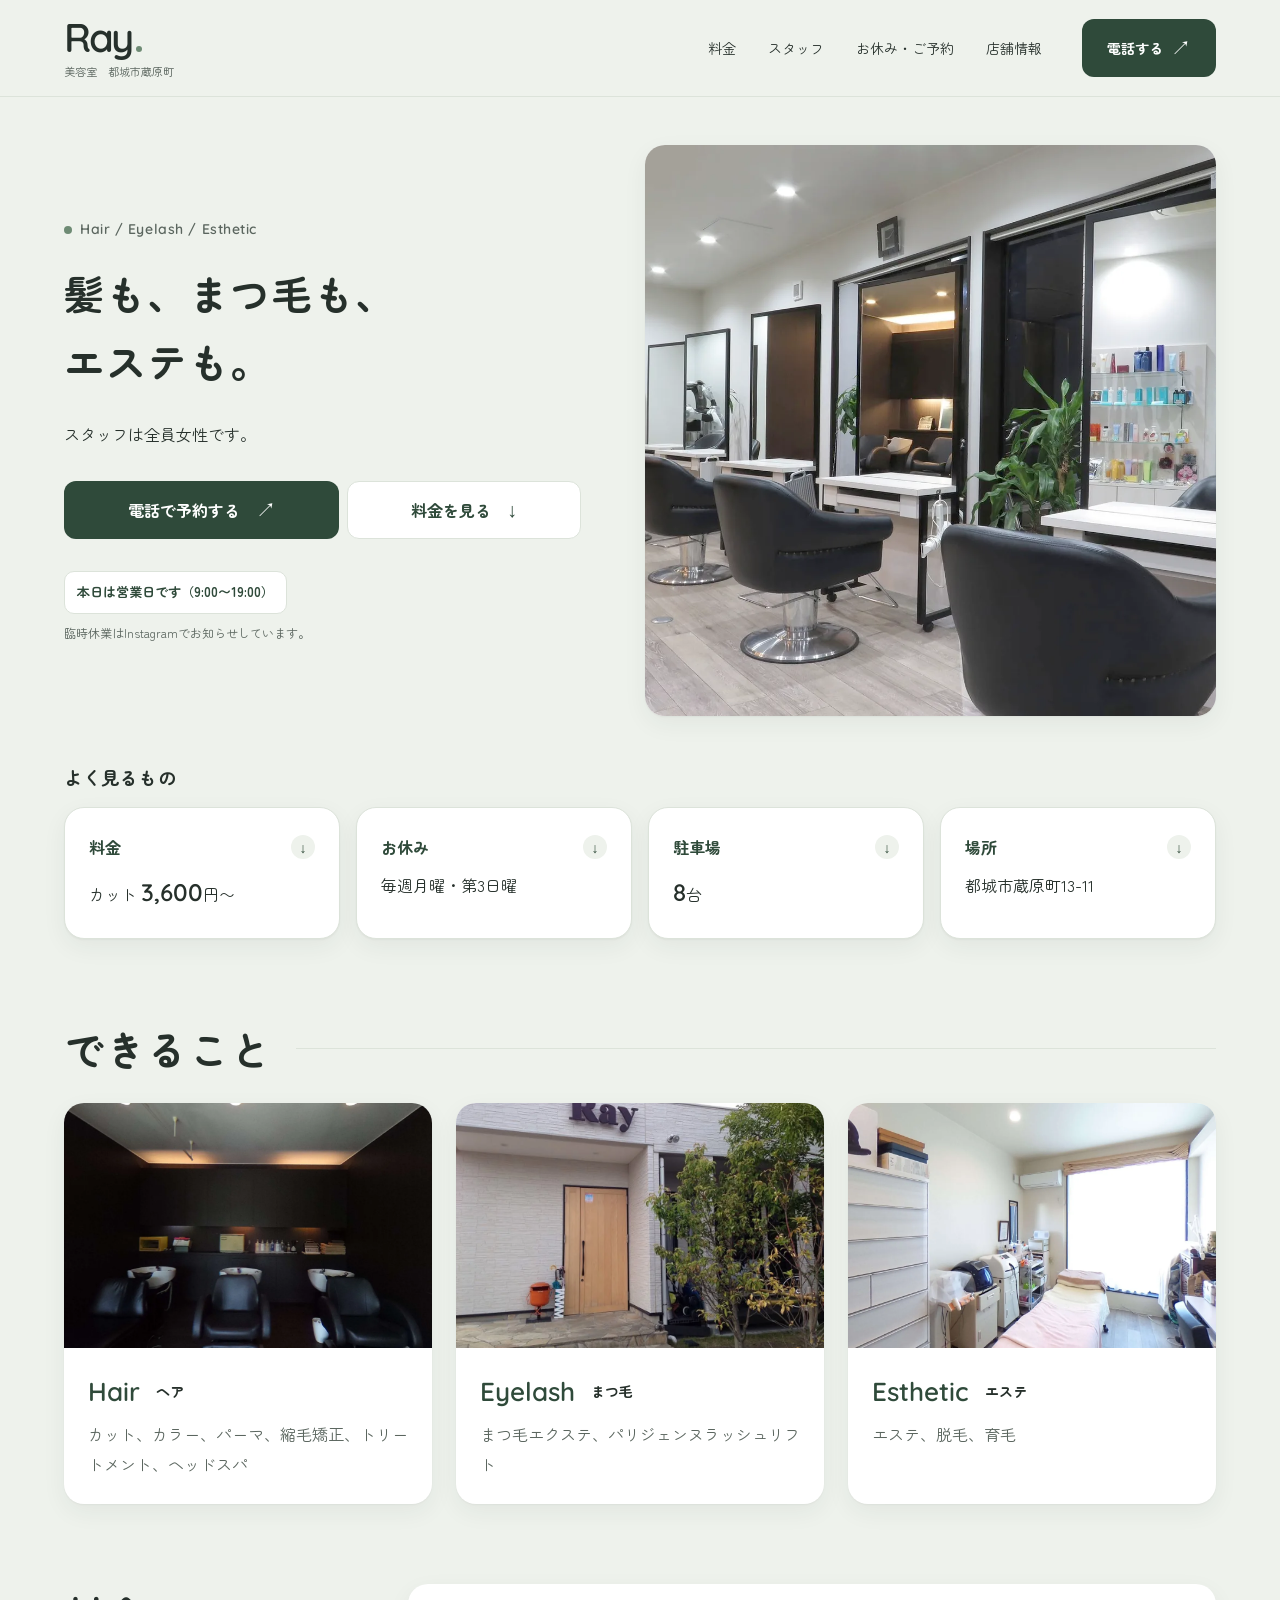
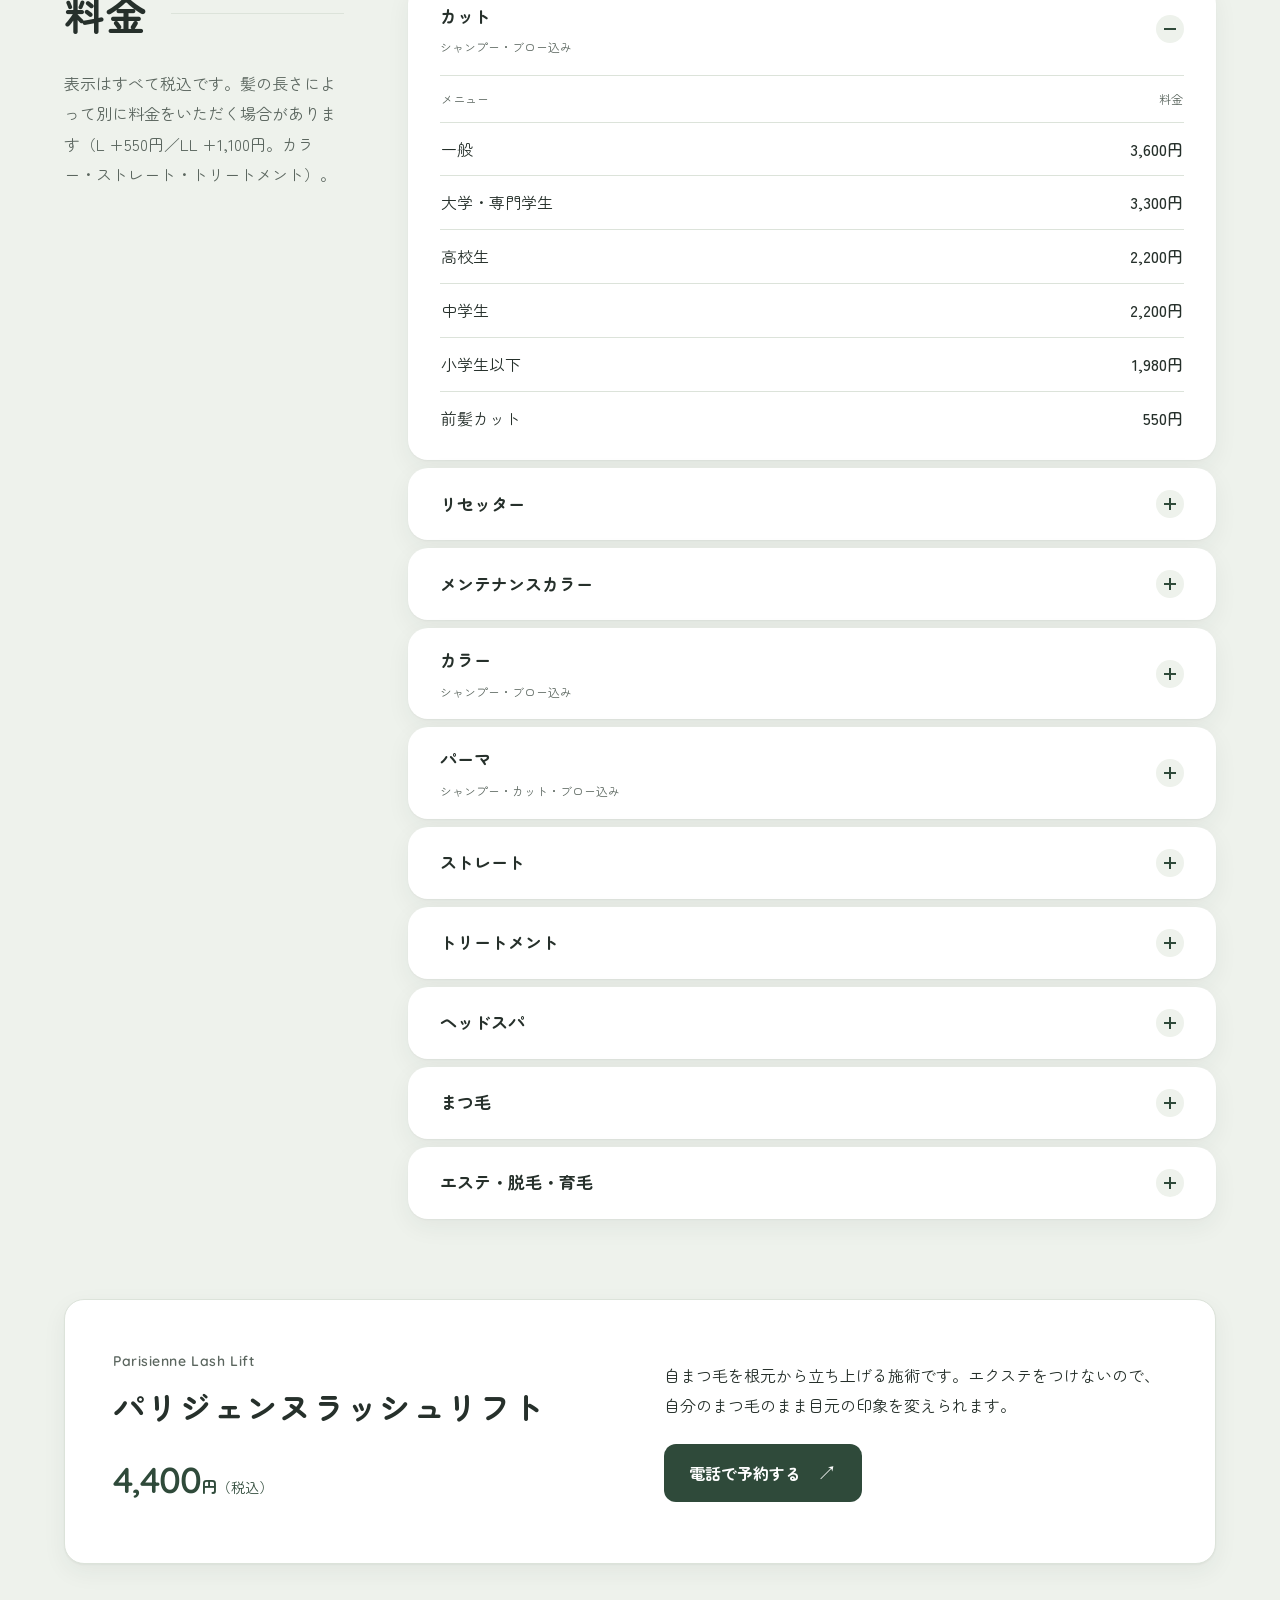
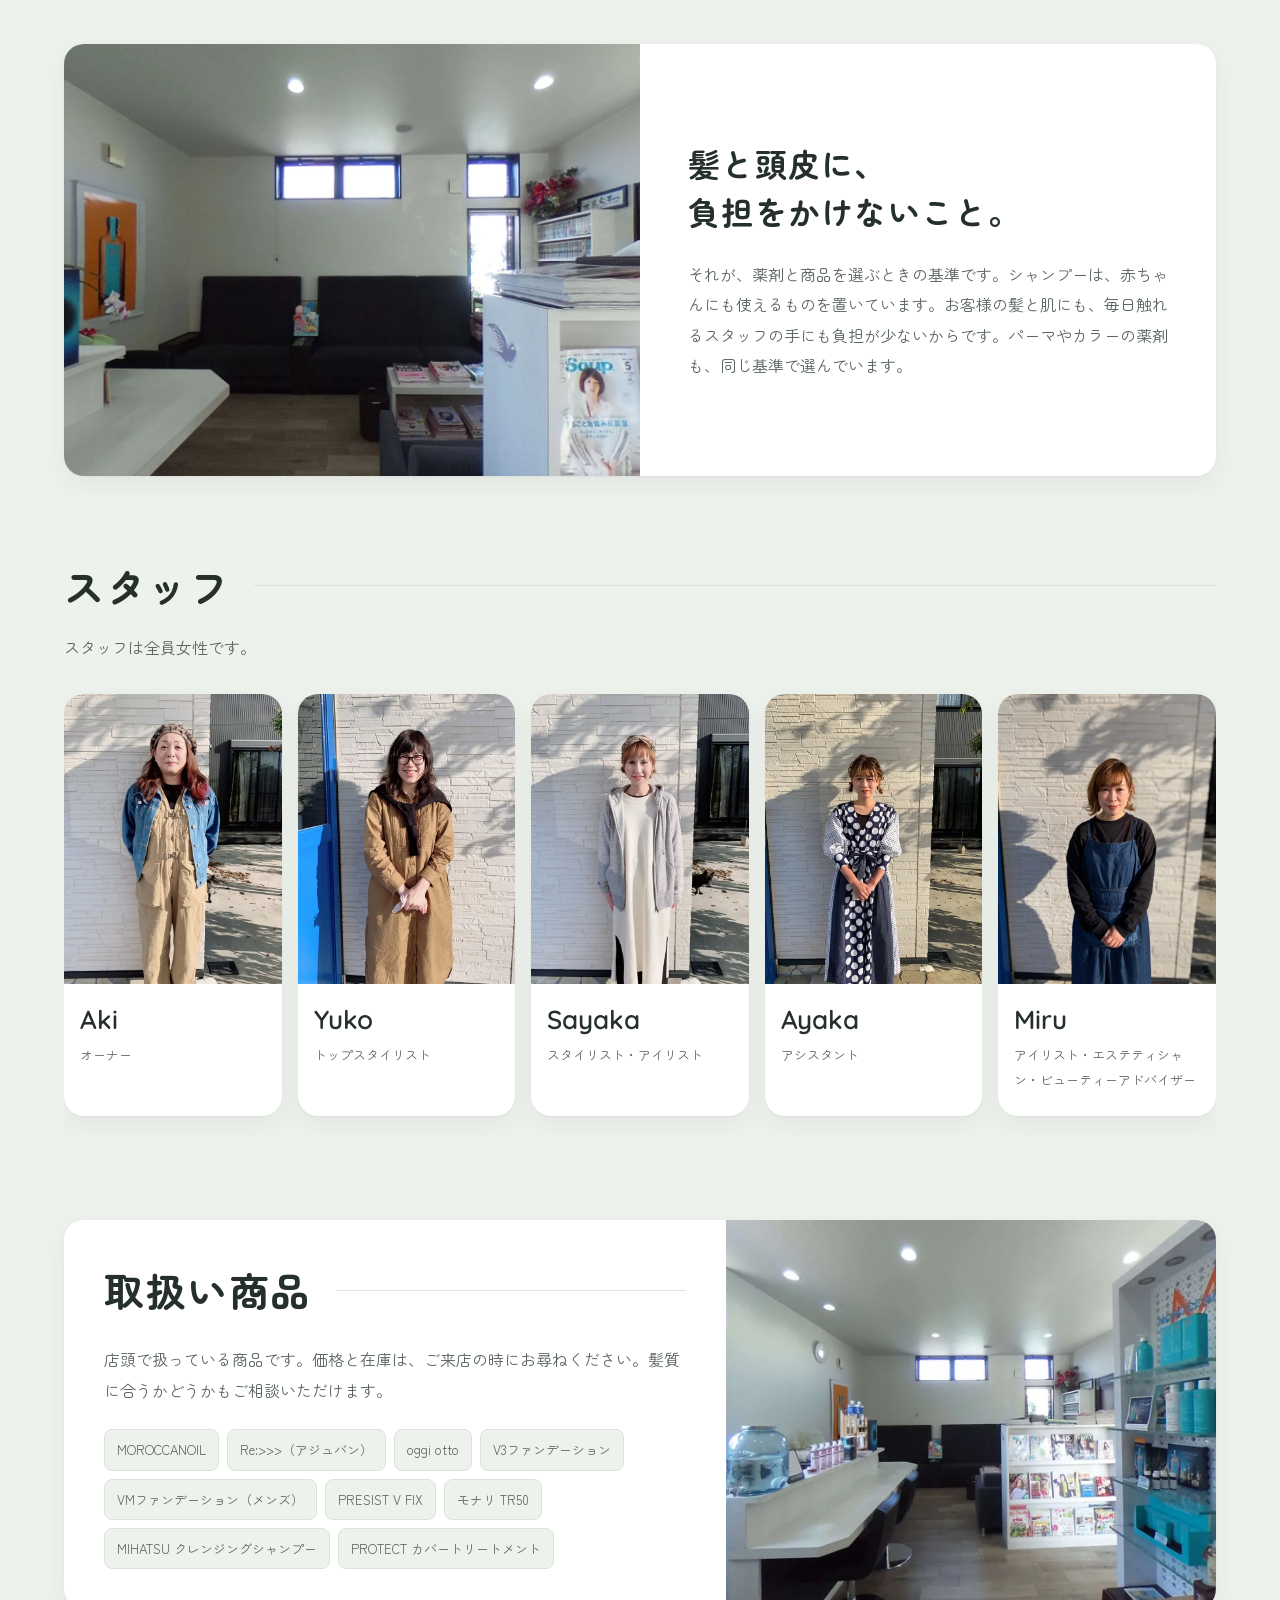
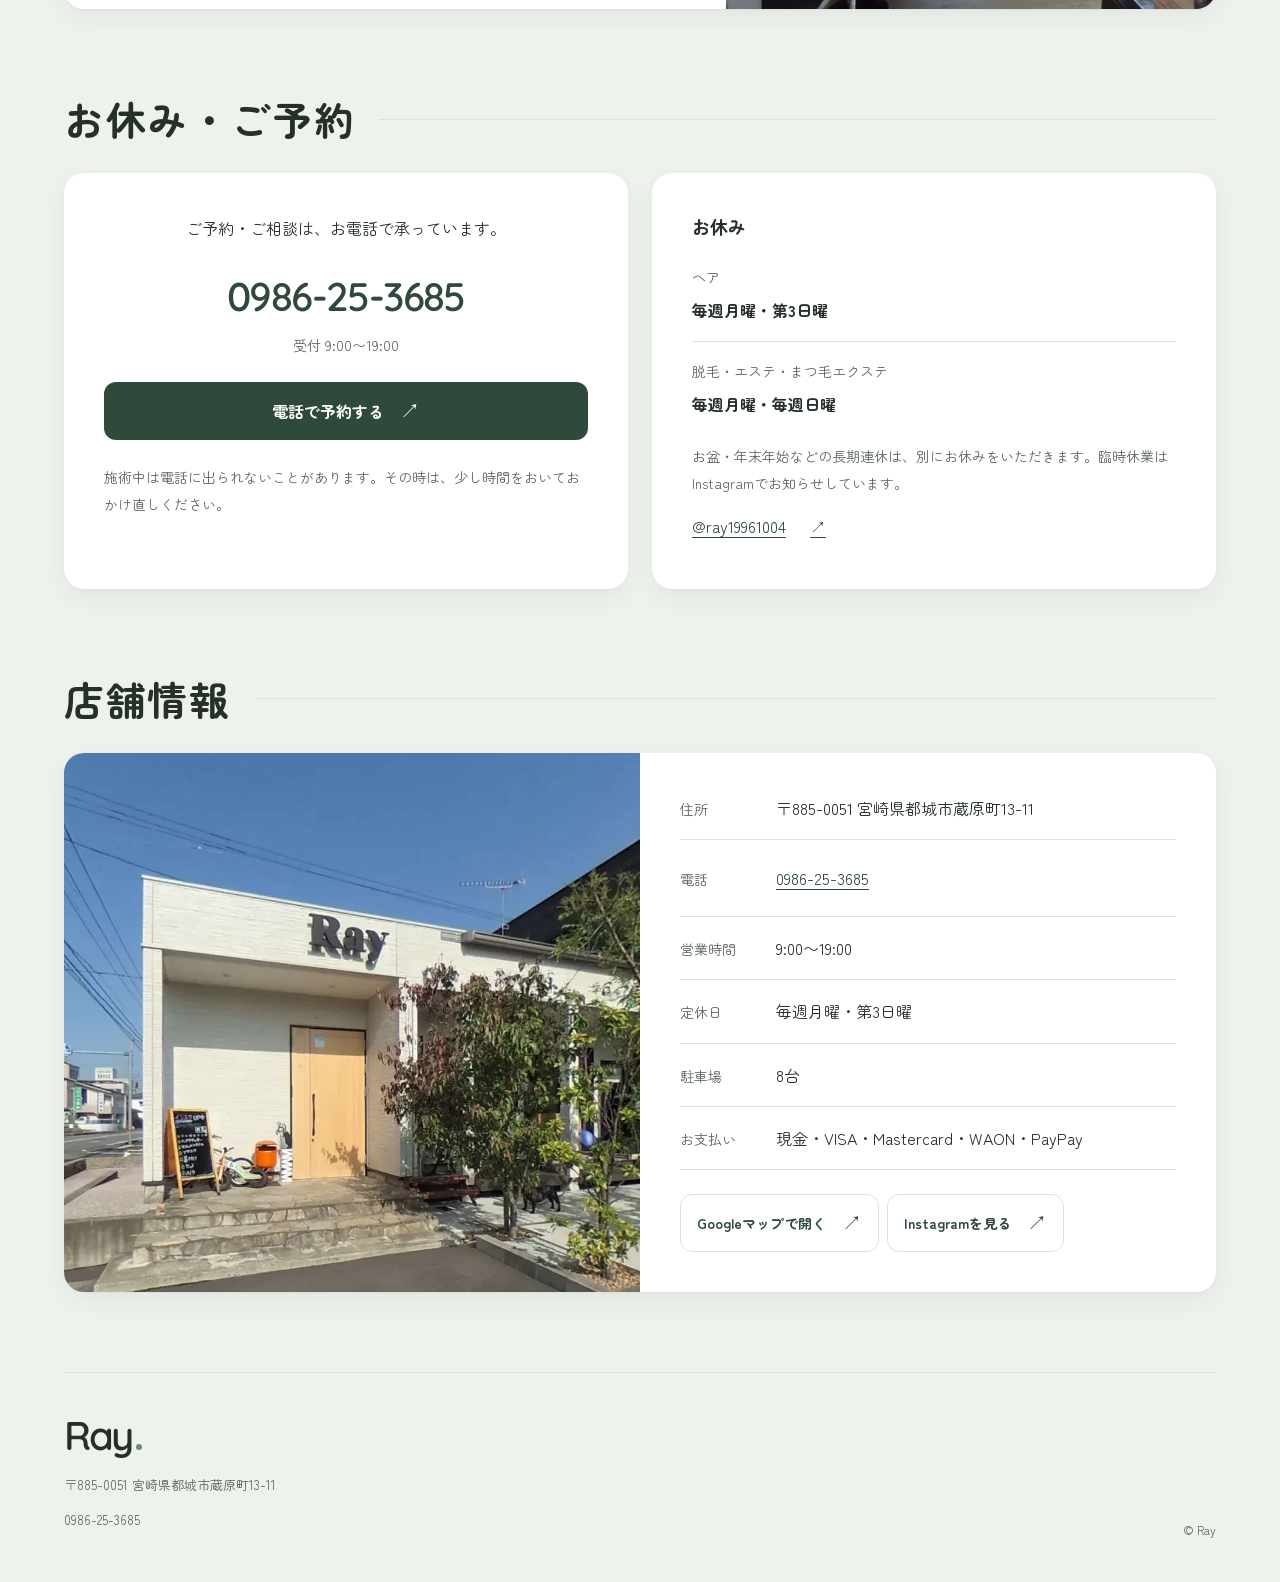
<file: v4/index.html>
<!doctype html>
<html lang="ja">
<head>
  <meta charset="utf-8">
  <meta name="viewport" content="width=device-width, initial-scale=1">
  <meta name="robots" content="noindex">
  <title>美容室Ray｜都城市蔵原町のヘア・まつ毛・エステ</title>
  <meta name="description" content="都城市蔵原町の美容室Rayです。スタッフは全員女性です。ヘア・まつ毛・エステの料金、お休み、店舗情報をご案内。ご予約・ご相談は、お電話で承っています。">
  <meta name="theme-color" content="#EEF2EC">
  <link rel="preconnect" href="https://fonts.googleapis.com">
  <link rel="preconnect" href="https://fonts.gstatic.com" crossorigin>
  <link href="https://fonts.googleapis.com/css2?family=Quicksand:wght@500;600&family=Zen+Maru+Gothic:wght@400;500;700&display=swap" rel="stylesheet">
  <link rel="stylesheet" href="style.css">
  <script src="script.js" defer></script>
</head>
<body>
  <header class="site-header">
    <div class="header-inner container">
      <a class="brand" href="#top" aria-label="Ray ページの先頭へ">
        <span class="brand-name" lang="en">Ray<span class="brand-dot" aria-hidden="true"></span></span>
        <span class="brand-caption">美容室　都城市蔵原町</span>
      </a>
      <nav class="header-nav" aria-label="メインナビゲーション">
        <a href="#price">料金</a>
        <a href="#staff">スタッフ</a>
        <a href="#reserve">お休み・ご予約</a>
        <a href="#access">店舗情報</a>
      </nav>
      <a class="button button-primary header-phone" href="tel:0986253685">電話する<span aria-hidden="true">↗</span></a>
    </div>
  </header>

  <main>
    <section class="hero container" id="top" aria-labelledby="hero-title">
      <div class="hero-photo card">
        <img src="assets/interior-seats.webp" width="1400" height="1050" alt="美容室Rayのセット面" fetchpriority="high">
      </div>
      <div class="hero-content">
        <p class="eyebrow" lang="en"><span class="small-dot" aria-hidden="true"></span>Hair / Eyelash / Esthetic</p>
        <h1 id="hero-title">髪も、まつ毛も、<br>エステも。</h1>
        <p class="hero-description">スタッフは全員女性です。</p>
        <div class="hero-actions">
          <a class="button button-primary" href="tel:0986253685">電話で予約する<span aria-hidden="true">↗</span></a>
          <a class="button button-secondary" href="#price">料金を見る<span aria-hidden="true">↓</span></a>
        </div>
        <div class="business-info">
          <p class="business-status" id="business-status" role="status">営業時間 9:00〜19:00 ／ 定休日 毎週月曜・第3日曜</p>
          <p class="small-text">臨時休業はInstagramでお知らせしています。</p>
        </div>
      </div>
    </section>

    <section class="quick-section container" id="quick" aria-labelledby="quick-title">
      <h2 class="quick-heading" id="quick-title">よく見るもの</h2>
      <div class="quick-grid">
        <a class="quick-card card" href="#price">
          <span class="quick-label">料金<span class="circle-arrow" aria-hidden="true">↓</span></span>
          <span class="quick-description">カット <strong class="number">3,600</strong>円〜</span>
        </a>
        <a class="quick-card card" href="#reserve">
          <span class="quick-label">お休み<span class="circle-arrow" aria-hidden="true">↓</span></span>
          <span class="quick-description">毎週月曜・第3日曜</span>
        </a>
        <a class="quick-card card" href="#parking">
          <span class="quick-label">駐車場<span class="circle-arrow" aria-hidden="true">↓</span></span>
          <span class="quick-description"><strong class="number">8</strong>台</span>
        </a>
        <a class="quick-card card" href="#access">
          <span class="quick-label">場所<span class="circle-arrow" aria-hidden="true">↓</span></span>
          <span class="quick-description">都城市蔵原町13-11</span>
        </a>
      </div>
    </section>

    <section class="section container" id="service" aria-labelledby="service-title">
      <div class="section-heading"><h2 id="service-title">できること</h2><span class="heading-line" aria-hidden="true"></span></div>
      <div class="service-grid">
        <article class="service-card card">
          <img src="assets/interior-shampoo.webp" width="1200" height="900" alt="美容室Rayのシャンプー台" loading="lazy">
          <div class="service-content"><h3><span lang="en">Hair</span><span class="service-japanese">ヘア</span></h3><p>カット、カラー、パーマ、縮毛矯正、トリートメント、ヘッドスパ</p></div>
        </article>
        <article class="service-card card">
          <img src="assets/entrance-day.webp" width="960" height="720" alt="美容室Rayの入口" loading="lazy">
          <div class="service-content"><h3><span lang="en">Eyelash</span><span class="service-japanese">まつ毛</span></h3><p>まつ毛エクステ、パリジェンヌラッシュリフト</p></div>
        </article>
        <article class="service-card card">
          <img src="assets/room-esthetic.webp" width="1200" height="900" alt="美容室Rayのエステルーム" loading="lazy">
          <div class="service-content"><h3><span lang="en">Esthetic</span><span class="service-japanese">エステ</span></h3><p>エステ、脱毛、育毛</p></div>
        </article>
      </div>
    </section>

    <section class="section container" id="price" aria-labelledby="price-title">
      <div class="price-layout">
        <div class="price-intro">
          <div class="section-heading"><h2 id="price-title">料金</h2><span class="heading-line" aria-hidden="true"></span></div>
          <p>表示はすべて税込です。髪の長さによって別に料金をいただく場合があります（L +550円／LL +1,100円。カラー・ストレート・トリートメント）。</p>
        </div>
        <div class="price-list">
          <details class="price-group card" open>
            <summary><span>カット<span class="summary-note">シャンプー・ブロー込み</span></span><span class="toggle-mark" aria-hidden="true"></span></summary>
            <div class="price-body"><table><caption class="visually-hidden">カットの料金</caption><thead><tr><th scope="col">メニュー</th><th scope="col">料金</th></tr></thead><tbody>
              <tr><th scope="row">一般</th><td>3,600円</td></tr>
              <tr><th scope="row">大学・専門学生</th><td>3,300円</td></tr>
              <tr><th scope="row">高校生</th><td>2,200円</td></tr>
              <tr><th scope="row">中学生</th><td>2,200円</td></tr>
              <tr><th scope="row">小学生以下</th><td>1,980円</td></tr>
              <tr><th scope="row">前髪カット</th><td>550円</td></tr>
            </tbody></table></div>
          </details>
          <details class="price-group card">
            <summary><span>リセッター</span><span class="toggle-mark" aria-hidden="true"></span></summary>
            <div class="price-body"><table><caption class="visually-hidden">リセッターの料金</caption><thead><tr><th scope="col">メニュー</th><th scope="col">料金</th></tr></thead><tbody>
              <tr><th scope="row">リセッターのみ</th><td>2,500円</td></tr>
              <tr><th scope="row">カットと一緒に</th><td>2,000円</td></tr>
              <tr><th scope="row">部分リセッター</th><td>1,000円</td></tr>
            </tbody></table></div>
          </details>
          <details class="price-group card">
            <summary><span>メンテナンスカラー</span><span class="toggle-mark" aria-hidden="true"></span></summary>
            <div class="price-body"><table><caption class="visually-hidden">メンテナンスカラーの料金</caption><thead><tr><th scope="col">メニュー</th><th scope="col">料金</th></tr></thead><tbody>
              <tr><th scope="row">メンテナンスカラー</th><td>4,400円</td></tr>
              <tr><th scope="row">全体</th><td>+1,100円</td></tr>
              <tr><th scope="row">カット</th><td>+2,200円</td></tr>
            </tbody></table></div>
          </details>
          <details class="price-group card">
            <summary><span>カラー<span class="summary-note">シャンプー・ブロー込み</span></span><span class="toggle-mark" aria-hidden="true"></span></summary>
            <div class="price-body"><table><caption class="visually-hidden">カラーの料金</caption><thead><tr><th scope="col">メニュー</th><th scope="col">料金</th></tr></thead><tbody>
              <tr><th scope="row">オシャレ染め（S）</th><td>6,600円〜</td></tr>
              <tr><th scope="row">グレーカラー（S）</th><td>5,500円〜</td></tr>
              <tr><th scope="row">マニキュア（S）</th><td>5,500円〜</td></tr>
              <tr><th scope="row">ブリーチ</th><td>5,500円〜</td></tr>
              <tr><th scope="row">ブリーチ（2回目以降）</th><td>4,400円〜</td></tr>
              <tr><th scope="row">メッシュ（ハイライト）</th><td>4,400円〜</td></tr>
              <tr><th scope="row">リタッチカラー（3cm未満）</th><td>5,500円</td></tr>
              <tr><th scope="row">黒染め抜き</th><td>5,500円〜</td></tr>
            </tbody></table></div>
          </details>
          <details class="price-group card">
            <summary><span>パーマ<span class="summary-note">シャンプー・カット・ブロー込み</span></span><span class="toggle-mark" aria-hidden="true"></span></summary>
            <div class="price-body"><table><caption class="visually-hidden">パーマの料金</caption><thead><tr><th scope="col">メニュー</th><th scope="col">料金</th></tr></thead><tbody>
              <tr><th scope="row">ベーシック</th><td>7,700円〜</td></tr>
              <tr><th scope="row">メディカルパーマ</th><td>8,580円〜</td></tr>
              <tr><th scope="row">デジタルパーマ</th><td>11,000円〜</td></tr>
              <tr><th scope="row">デジタルパーマ＋ストレート</th><td>14,300円〜</td></tr>
              <tr><th scope="row">部分カール（カット代別）</th><td>+2,200円</td></tr>
              <tr><th scope="row">メンズパーマ</th><td>6,600円〜</td></tr>
            </tbody></table></div>
          </details>
          <details class="price-group card">
            <summary><span>ストレート</span><span class="toggle-mark" aria-hidden="true"></span></summary>
            <div class="price-body"><table><caption class="visually-hidden">ストレートの料金</caption><thead><tr><th scope="col">メニュー</th><th scope="col">料金</th></tr></thead><tbody>
              <tr><th scope="row">ボリュームダウン</th><td>7,700円〜</td></tr>
              <tr><th scope="row">縮毛矯正（キラ水込み）</th><td>12,100円〜</td></tr>
              <tr><th scope="row">学生縮毛矯正（カット込み）</th><td>11,000円</td></tr>
              <tr><th scope="row">部分ストレート 前髪</th><td>3,850円</td></tr>
              <tr><th scope="row">部分ストレート 顔まわり</th><td>4,950円〜</td></tr>
            </tbody></table></div>
          </details>
          <details class="price-group card">
            <summary><span>トリートメント</span><span class="toggle-mark" aria-hidden="true"></span></summary>
            <div class="price-body"><table><caption class="visually-hidden">トリートメントの料金</caption><thead><tr><th scope="col">メニュー</th><th scope="col">料金</th></tr></thead><tbody>
              <tr><th scope="row">キューティック（ホームケアなし）</th><td>1,650円</td></tr>
              <tr><th scope="row">キューティック（ホームケアあり）</th><td>3,850円</td></tr>
              <tr><th scope="row">サイバーあり（長さ関係なし）</th><td>+1,100円</td></tr>
              <tr><th scope="row">サイバートリートメント A</th><td>4,400円〜</td></tr>
              <tr><th scope="row">サイバートリートメント B</th><td>5,500円〜</td></tr>
            </tbody></table></div>
          </details>
          <details class="price-group card">
            <summary><span>ヘッドスパ</span><span class="toggle-mark" aria-hidden="true"></span></summary>
            <div class="price-body"><table><caption class="visually-hidden">ヘッドスパの料金</caption><thead><tr><th scope="col">メニュー</th><th scope="col">料金</th></tr></thead><tbody>
              <tr><th scope="row">炭酸スパ（単品）</th><td>2,750円</td></tr>
            </tbody></table></div>
          </details>
          <details class="price-group card">
            <summary><span>まつ毛</span><span class="toggle-mark" aria-hidden="true"></span></summary>
            <div class="price-body"><table><caption class="visually-hidden">まつ毛の料金</caption><thead><tr><th scope="col">メニュー</th><th scope="col">料金</th></tr></thead><tbody>
              <tr><th scope="row">パリジェンヌラッシュリフト</th><td>4,400円</td></tr>
              <tr><th scope="row">まつ毛エクステ（シングル）</th><td>3,800円</td></tr>
              <tr><th scope="row">まつ毛エクステ（ボリュームラッシュ）</th><td>6,000円</td></tr>
              <tr><th scope="row">リペア（シングル・3週間以内）</th><td>2,600円</td></tr>
              <tr><th scope="row">リペア（ボリュームラッシュ・3週間以内）</th><td>4,600円</td></tr>
            </tbody></table></div>
          </details>
          <details class="price-group card">
            <summary><span>エステ・脱毛・育毛</span><span class="toggle-mark" aria-hidden="true"></span></summary>
            <div class="price-body"><p>料金はお電話でお尋ねください。</p></div>
          </details>
        </div>
      </div>
    </section>

    <section class="section container" id="lash" aria-labelledby="lash-title">
      <div class="lash-card card">
        <div class="lash-heading">
          <p class="eyebrow" lang="en">Parisienne Lash Lift</p>
          <h2 id="lash-title">パリジェンヌ<wbr>ラッシュリフト</h2>
          <p class="lash-price"><span class="number">4,400</span>円<span class="tax">（税込）</span></p>
        </div>
        <div class="lash-description"><p>自まつ毛を根元から立ち上げる施術です。エクステをつけないので、自分のまつ毛のまま目元の印象を変えられます。</p><a class="button button-primary" href="tel:0986253685">電話で予約する<span aria-hidden="true">↗</span></a></div>
      </div>
    </section>

    <section class="section container" id="standard" aria-labelledby="standard-title">
      <div class="standard-card card">
        <img src="assets/interior-wide.webp" width="1200" height="900" alt="美容室Rayの待合スペース" loading="lazy">
        <div class="standard-content"><h2 id="standard-title">髪と頭皮に、<br>負担をかけないこと。</h2><p>それが、薬剤と商品を選ぶときの基準です。シャンプーは、赤ちゃんにも使えるものを置いています。お客様の髪と肌にも、毎日触れるスタッフの手にも負担が少ないからです。パーマやカラーの薬剤も、同じ基準で選んでいます。</p></div>
      </div>
    </section>

    <section class="section container" id="staff" aria-labelledby="staff-title">
      <div class="section-heading"><h2 id="staff-title">スタッフ</h2><span class="heading-line" aria-hidden="true"></span></div>
      <p class="section-lead">スタッフは全員女性です。</p>
      <div class="staff-list" role="region" aria-label="スタッフ5名。横にスクロールしてご覧いただけます" tabindex="0">
        <article class="staff-card card"><img src="assets/staff-aki.webp" width="666" height="1000" alt="オーナー Aki" loading="lazy"><div class="staff-content"><h3 lang="en">Aki</h3><p>オーナー</p></div></article>
        <article class="staff-card card"><img src="assets/staff-yuko.webp" width="666" height="1000" alt="トップスタイリスト Yuko" loading="lazy"><div class="staff-content"><h3 lang="en">Yuko</h3><p>トップスタイリスト</p></div></article>
        <article class="staff-card card"><img src="assets/staff-sayaka.webp" width="666" height="1000" alt="スタイリスト・アイリスト Sayaka" loading="lazy"><div class="staff-content"><h3 lang="en">Sayaka</h3><p>スタイリスト・アイリスト</p></div></article>
        <article class="staff-card card"><img src="assets/staff-ayaka.webp" width="750" height="1000" alt="アシスタント Ayaka" loading="lazy"><div class="staff-content"><h3 lang="en">Ayaka</h3><p>アシスタント</p></div></article>
        <article class="staff-card card"><img src="assets/staff-miru.webp" width="666" height="1000" alt="アイリスト・エステティシャン・ビューティーアドバイザー Miru" loading="lazy"><div class="staff-content"><h3 lang="en">Miru</h3><p>アイリスト・エステティシャン・ビューティーアドバイザー</p></div></article>
      </div>
    </section>

    <section class="section container" id="products" aria-labelledby="products-title">
      <div class="products-card card">
        <div class="products-content">
          <div class="section-heading"><h2 id="products-title">取扱い商品</h2><span class="heading-line" aria-hidden="true"></span></div>
          <p>店頭で扱っている商品です。価格と在庫は、ご来店の時にお尋ねください。髪質に合うかどうかもご相談いただけます。</p>
          <ul class="product-tags" aria-label="取扱いブランド">
            <li>MOROCCANOIL</li><li>Re:&gt;&gt;&gt;（アジュバン）</li><li>oggi otto</li><li>V3ファンデーション</li><li>VMファンデーション（メンズ）</li><li>PRESIST V FIX</li><li>モナリ TR50</li><li>MIHATSU クレンジングシャンプー</li><li>PROTECT カバートリートメント</li>
          </ul>
        </div>
        <img src="assets/interior-products.webp" width="1200" height="900" alt="美容室Rayの受付と商品棚" loading="lazy">
      </div>
    </section>

    <section class="section container" id="reserve" aria-labelledby="reserve-title">
      <div class="section-heading"><h2 id="reserve-title">お休み・ご予約</h2><span class="heading-line" aria-hidden="true"></span></div>
      <div class="reserve-grid">
        <div class="reservation-card card">
          <p>ご予約・ご相談は、お電話で承っています。</p>
          <a class="phone-number number" href="tel:0986253685">0986-25-3685</a>
          <p class="reception-hours">受付 9:00〜19:00</p>
          <a class="button button-primary" href="tel:0986253685">電話で予約する<span aria-hidden="true">↗</span></a>
          <p class="small-text reservation-note">施術中は電話に出られないことがあります。その時は、少し時間をおいておかけ直しください。</p>
        </div>
        <div class="holiday-card card">
          <h3>お休み</h3>
          <dl class="holiday-list"><div><dt>ヘア</dt><dd>毎週月曜・第3日曜</dd></div><div><dt>脱毛・エステ・まつ毛エクステ</dt><dd>毎週月曜・毎週日曜</dd></div></dl>
          <p class="small-text">お盆・年末年始などの長期連休は、別にお休みをいただきます。臨時休業はInstagramでお知らせしています。</p>
          <a class="text-link" href="https://www.instagram.com/ray19961004" target="_blank" rel="noopener noreferrer"><span>@ray19961004</span><span aria-hidden="true">↗</span></a>
        </div>
      </div>
    </section>

    <section class="section access-section container" id="access" aria-labelledby="access-title">
      <div class="section-heading"><h2 id="access-title">店舗情報</h2><span class="heading-line" aria-hidden="true"></span></div>
      <div class="access-card card">
        <div class="access-photo"><img src="assets/exterior-day.webp" width="1400" height="889" alt="美容室Rayの昼の外観と看板" loading="lazy"></div>
        <div class="access-content">
          <dl class="access-list">
            <div><dt>住所</dt><dd>〒885-0051 宮崎県都城市蔵原町13-11</dd></div>
            <div><dt>電話</dt><dd><a href="tel:0986253685">0986-25-3685</a></dd></div>
            <div><dt>営業時間</dt><dd>9:00〜19:00</dd></div>
            <div><dt>定休日</dt><dd>毎週月曜・第3日曜</dd></div>
            <div id="parking"><dt>駐車場</dt><dd>8台</dd></div>
            <div><dt>お支払い</dt><dd>現金・VISA・Mastercard・WAON・PayPay</dd></div>
          </dl>
          <div class="access-actions"><a class="button button-secondary" href="https://www.google.com/maps/search/?api=1&amp;query=%E5%AE%AE%E5%B4%8E%E7%9C%8C%E9%83%BD%E5%9F%8E%E5%B8%82%E8%94%B5%E5%8E%9F%E7%94%BA13-11%20Ray" target="_blank" rel="noopener noreferrer">Googleマップで開く<span aria-hidden="true">↗</span></a><a class="button button-secondary" href="https://www.instagram.com/ray19961004" target="_blank" rel="noopener noreferrer">Instagramを見る<span aria-hidden="true">↗</span></a></div>
        </div>
      </div>
    </section>
  </main>

  <footer class="site-footer container">
    <div class="footer-brand"><span class="brand-name" lang="en">Ray<span class="brand-dot" aria-hidden="true"></span></span><p>〒885-0051 宮崎県都城市蔵原町13-11</p><a href="tel:0986253685">0986-25-3685</a></div>
    <small>© Ray</small>
  </footer>
  <div class="mobile-call"><a class="button button-primary" href="tel:0986253685">電話で予約する<span aria-hidden="true">↗</span></a></div>
</body>
</html>
</file>
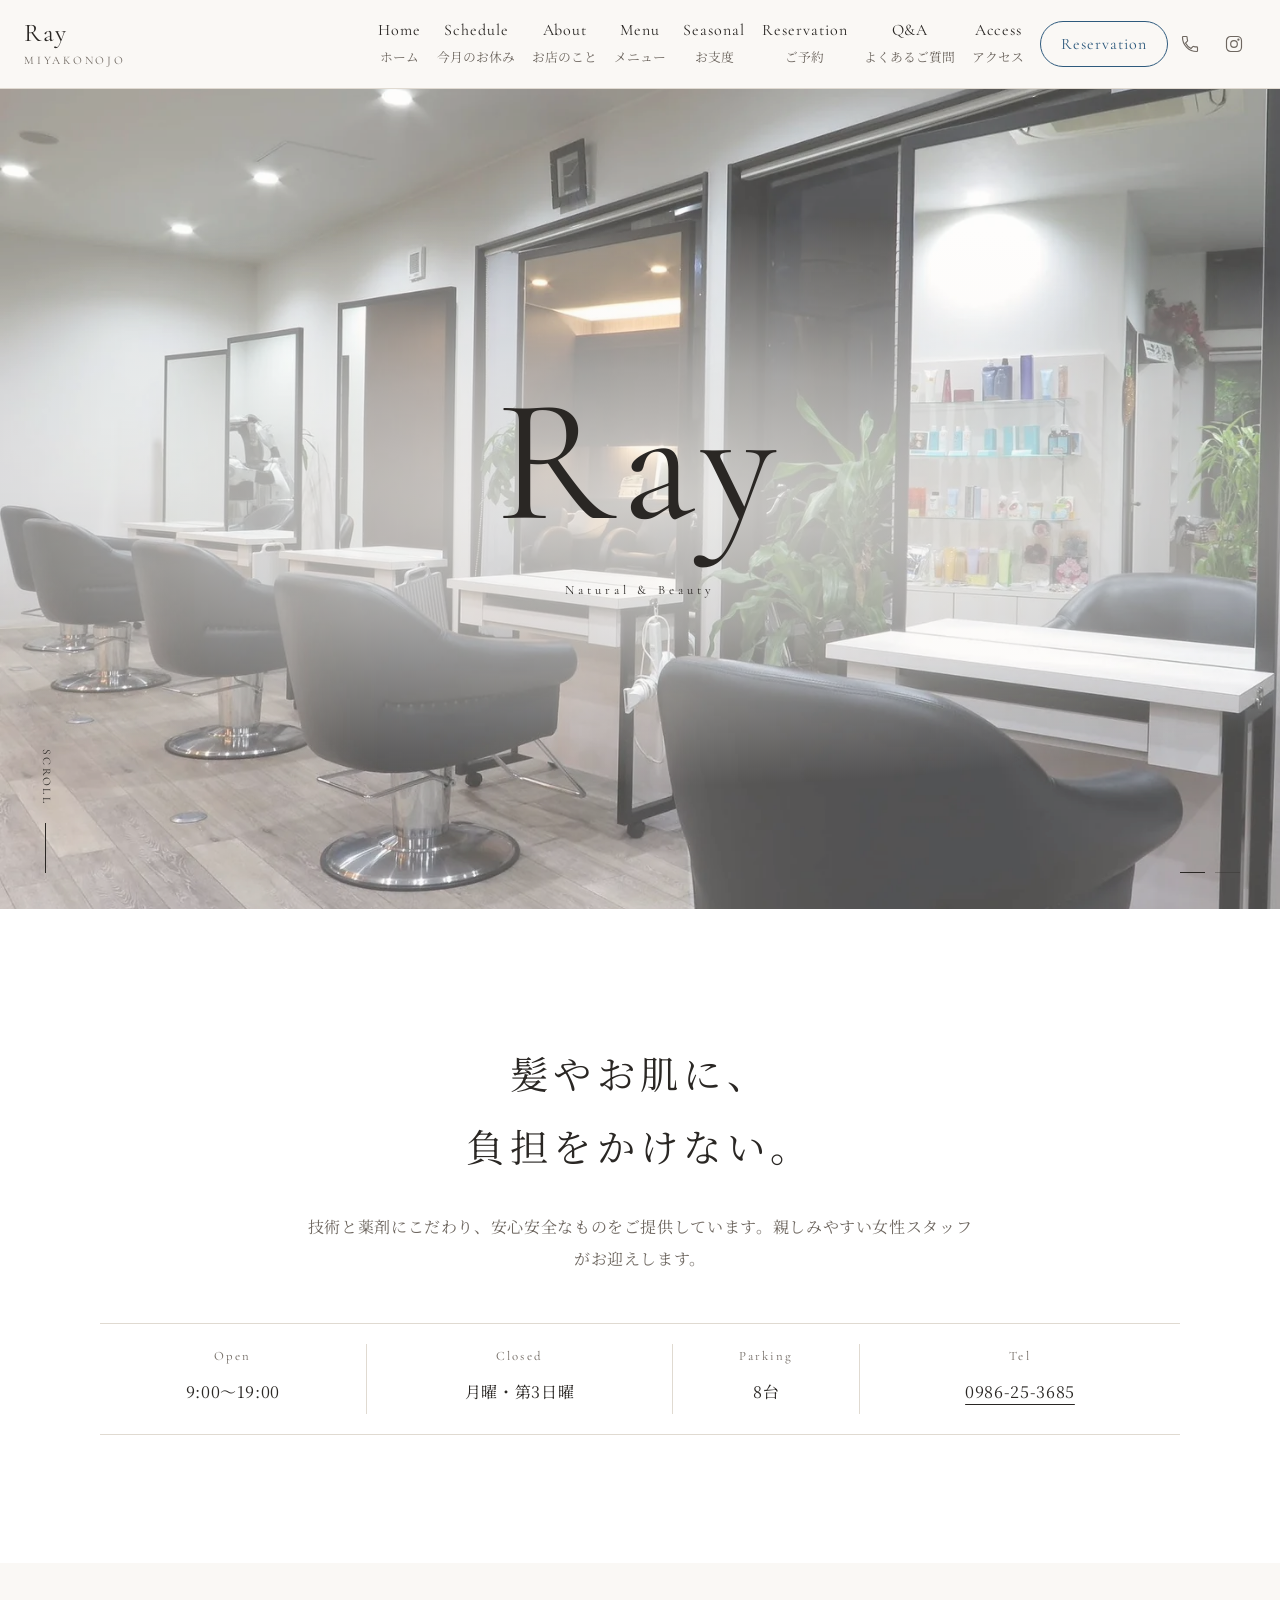
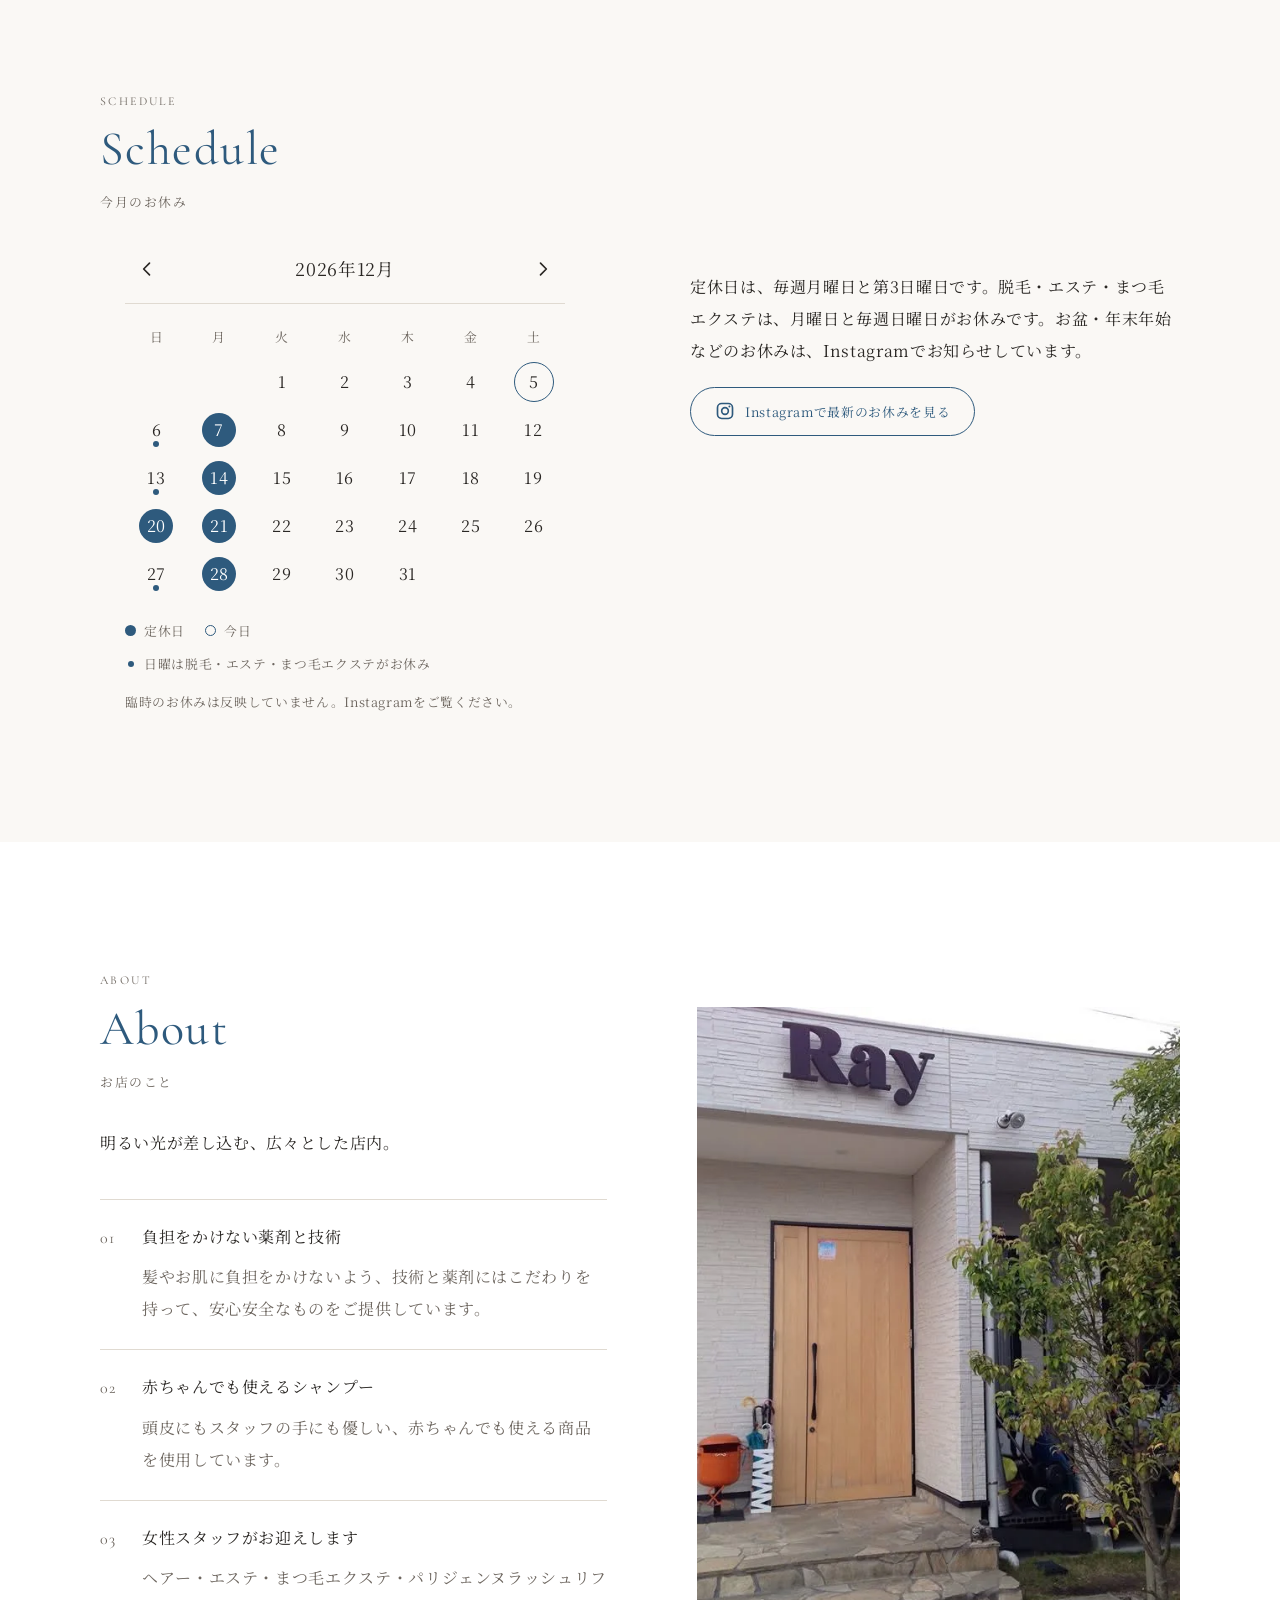
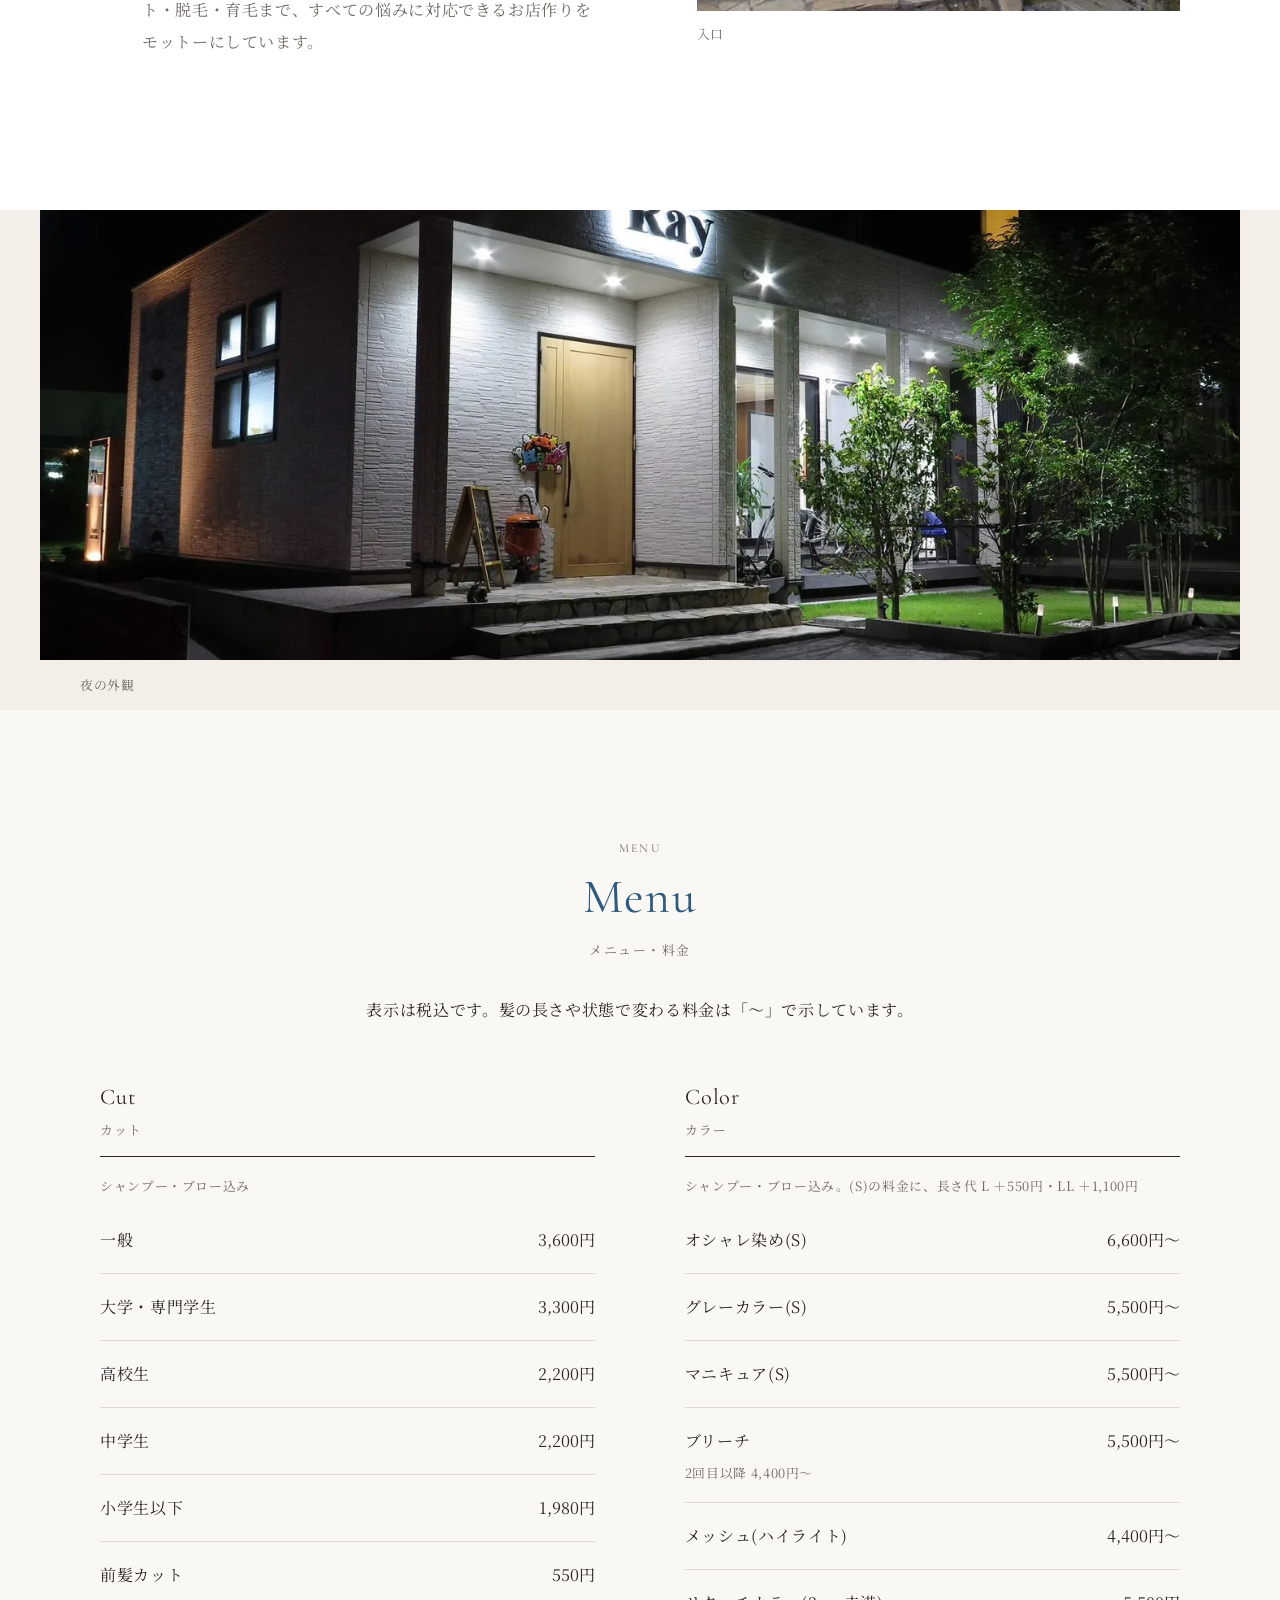
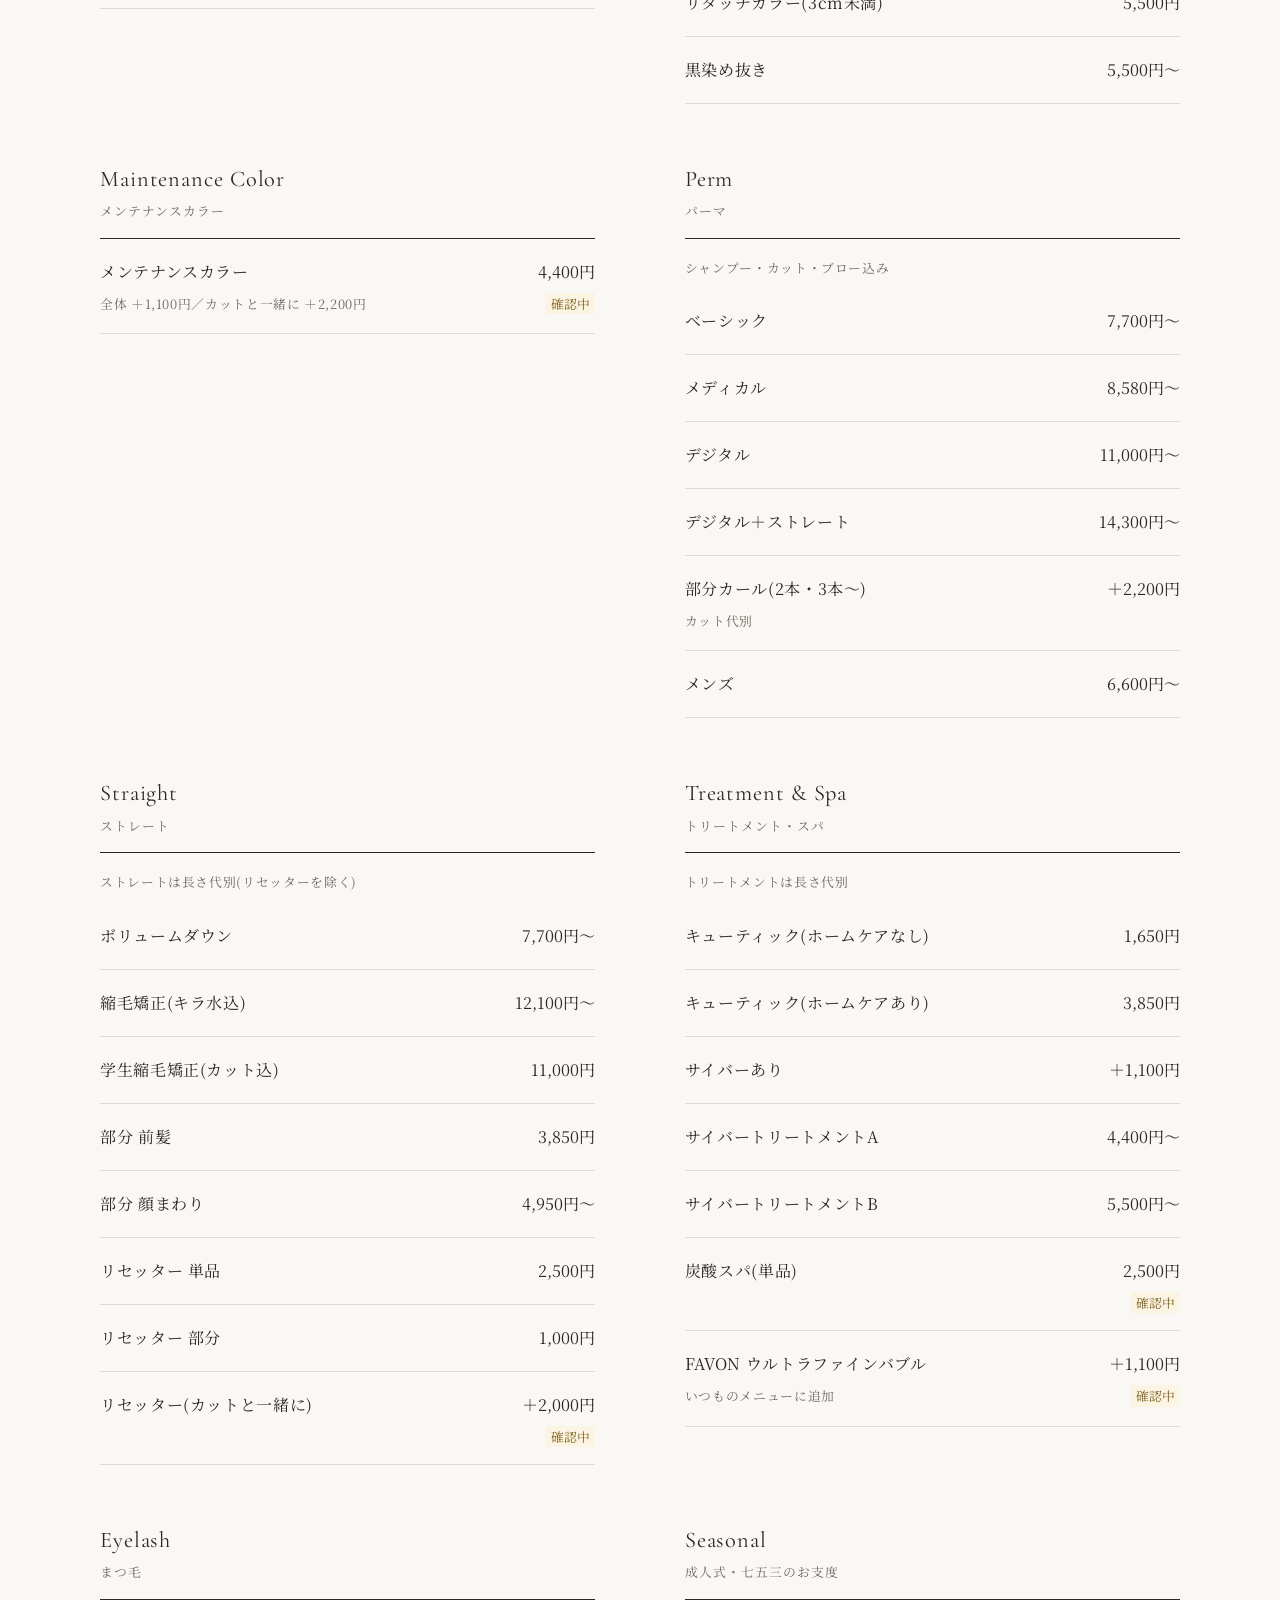
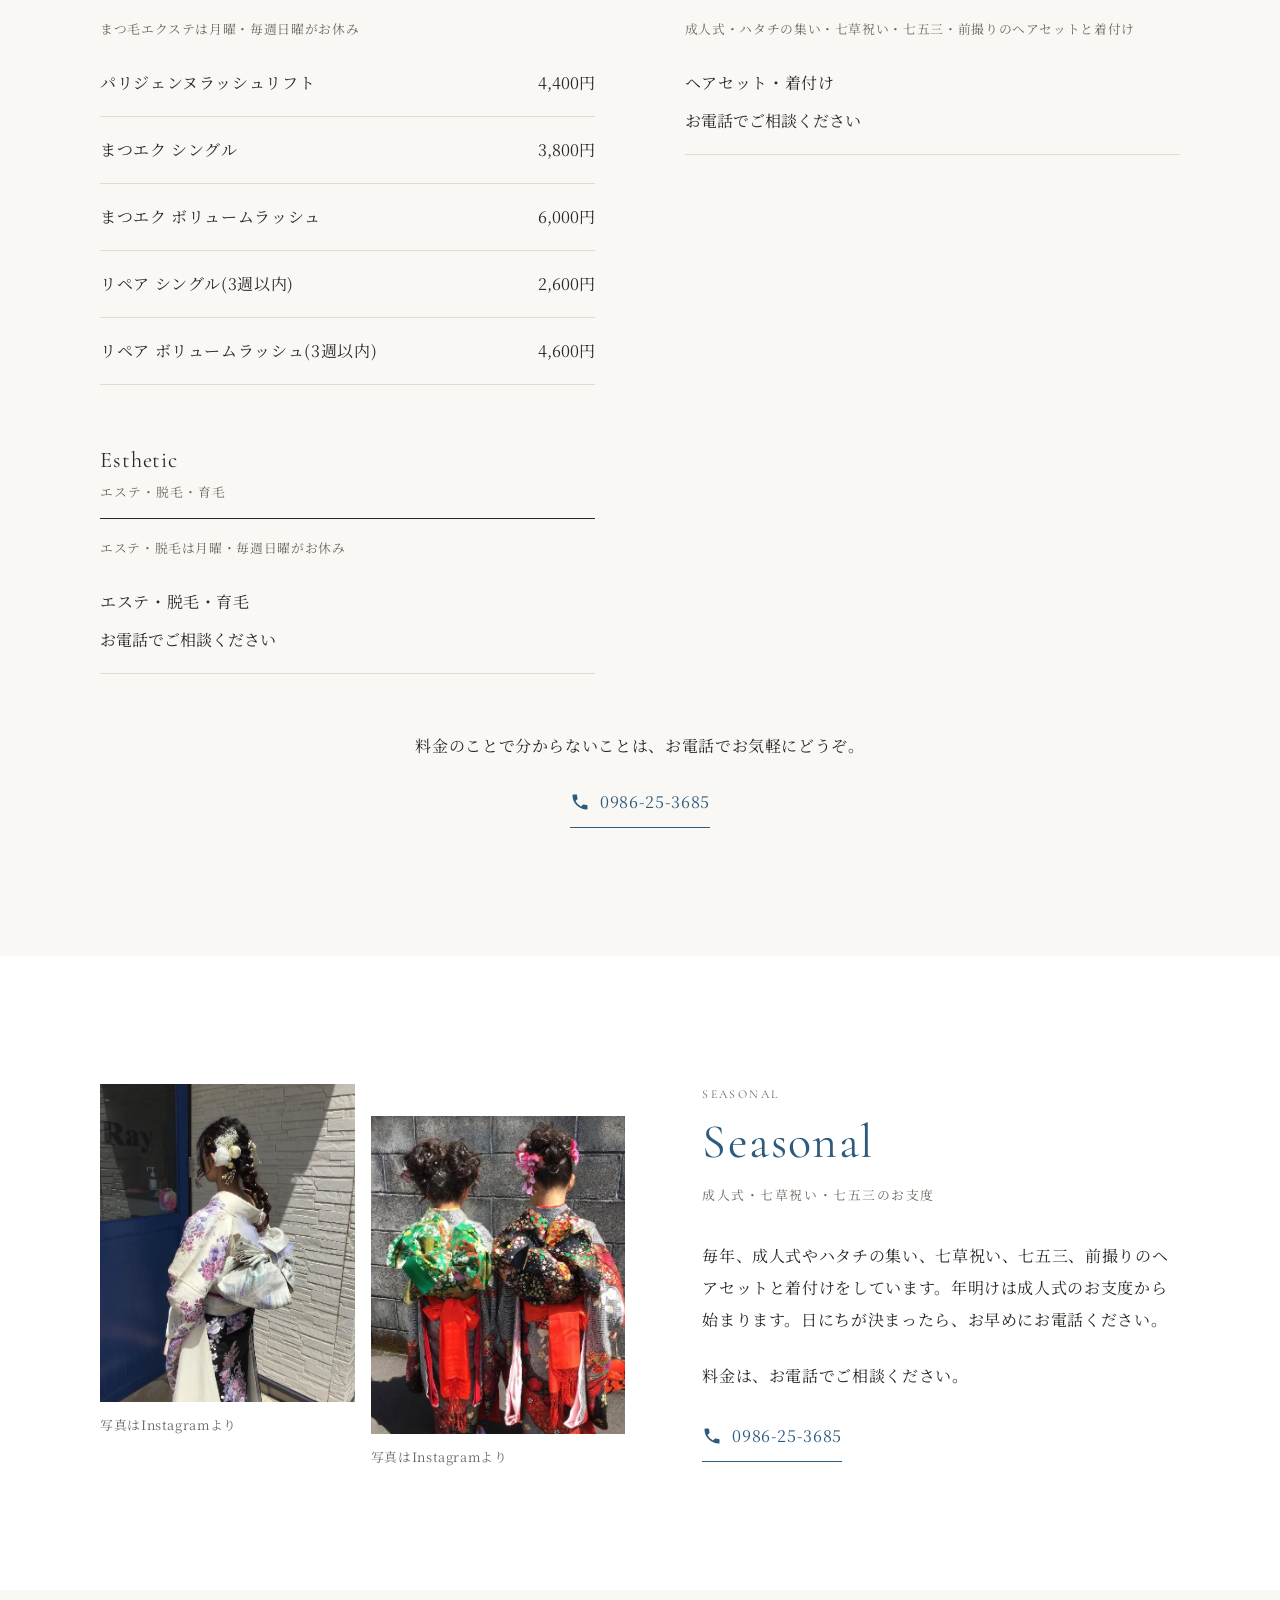
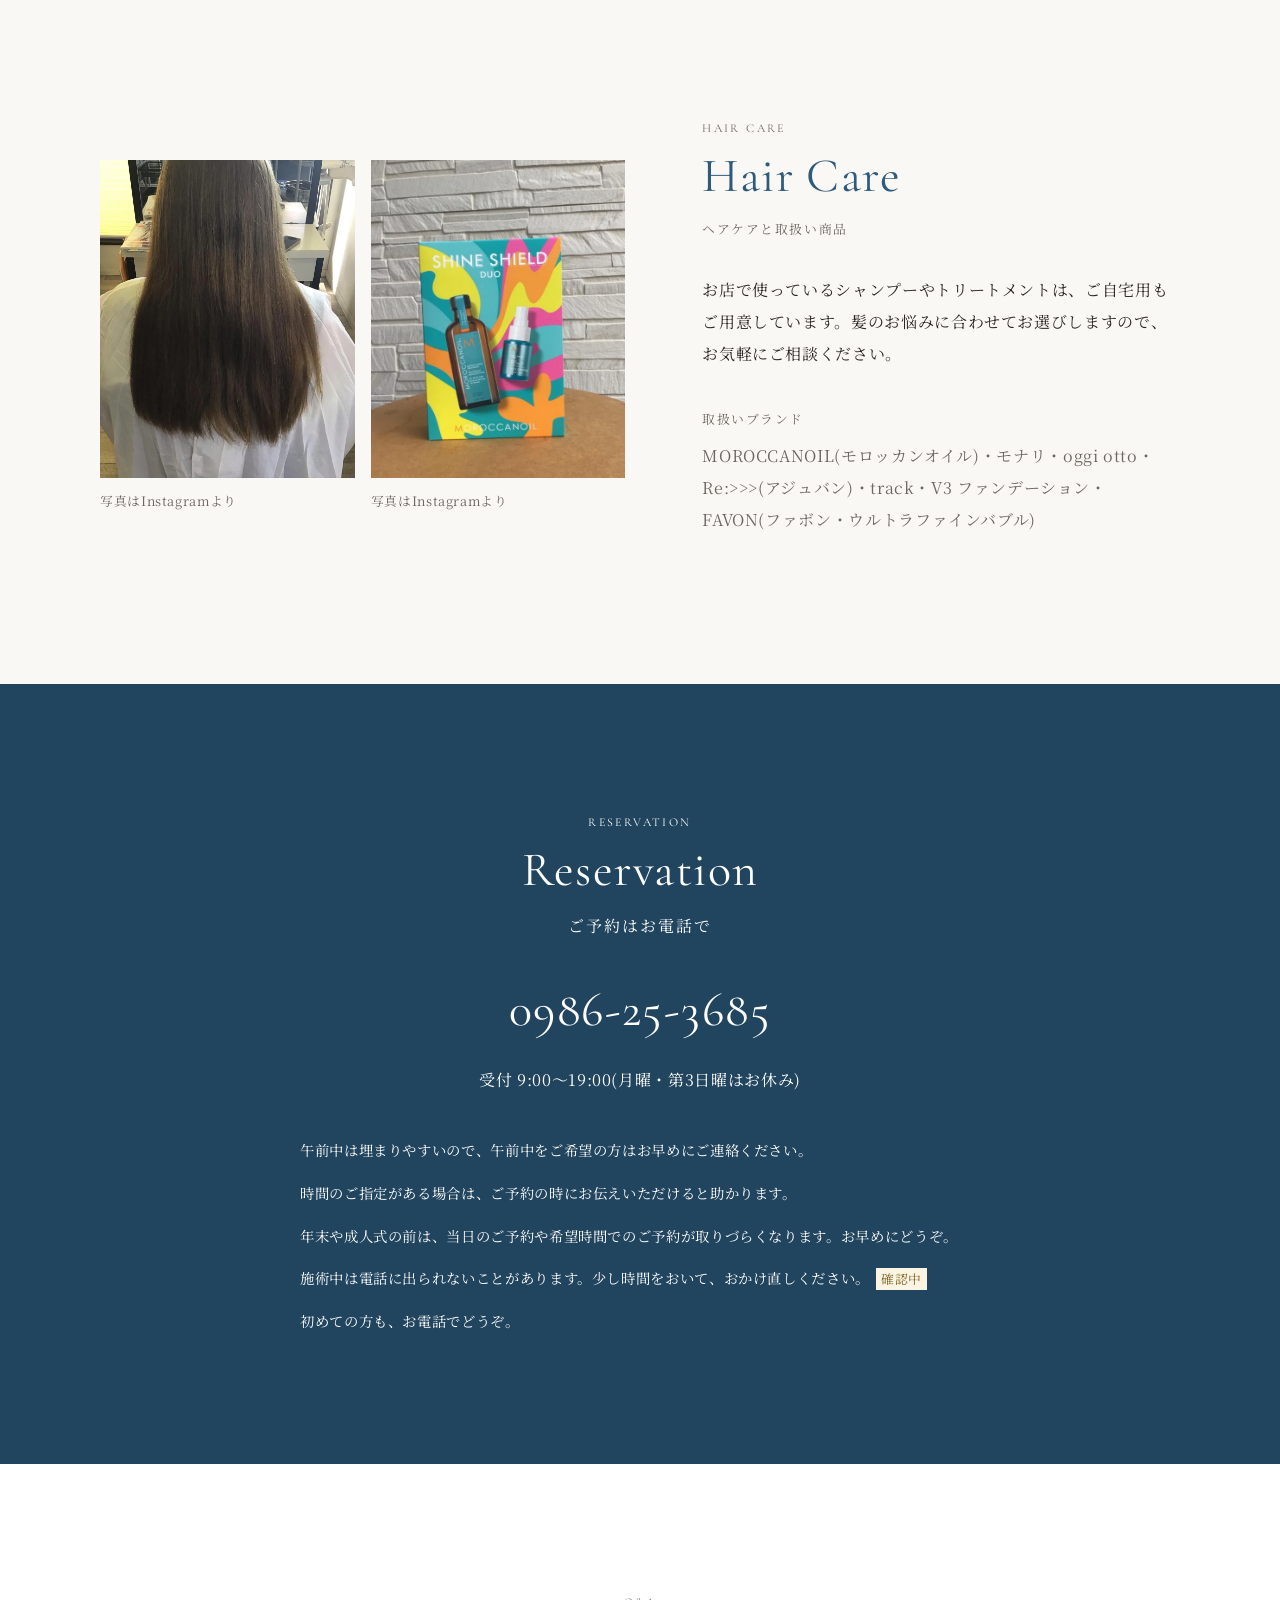
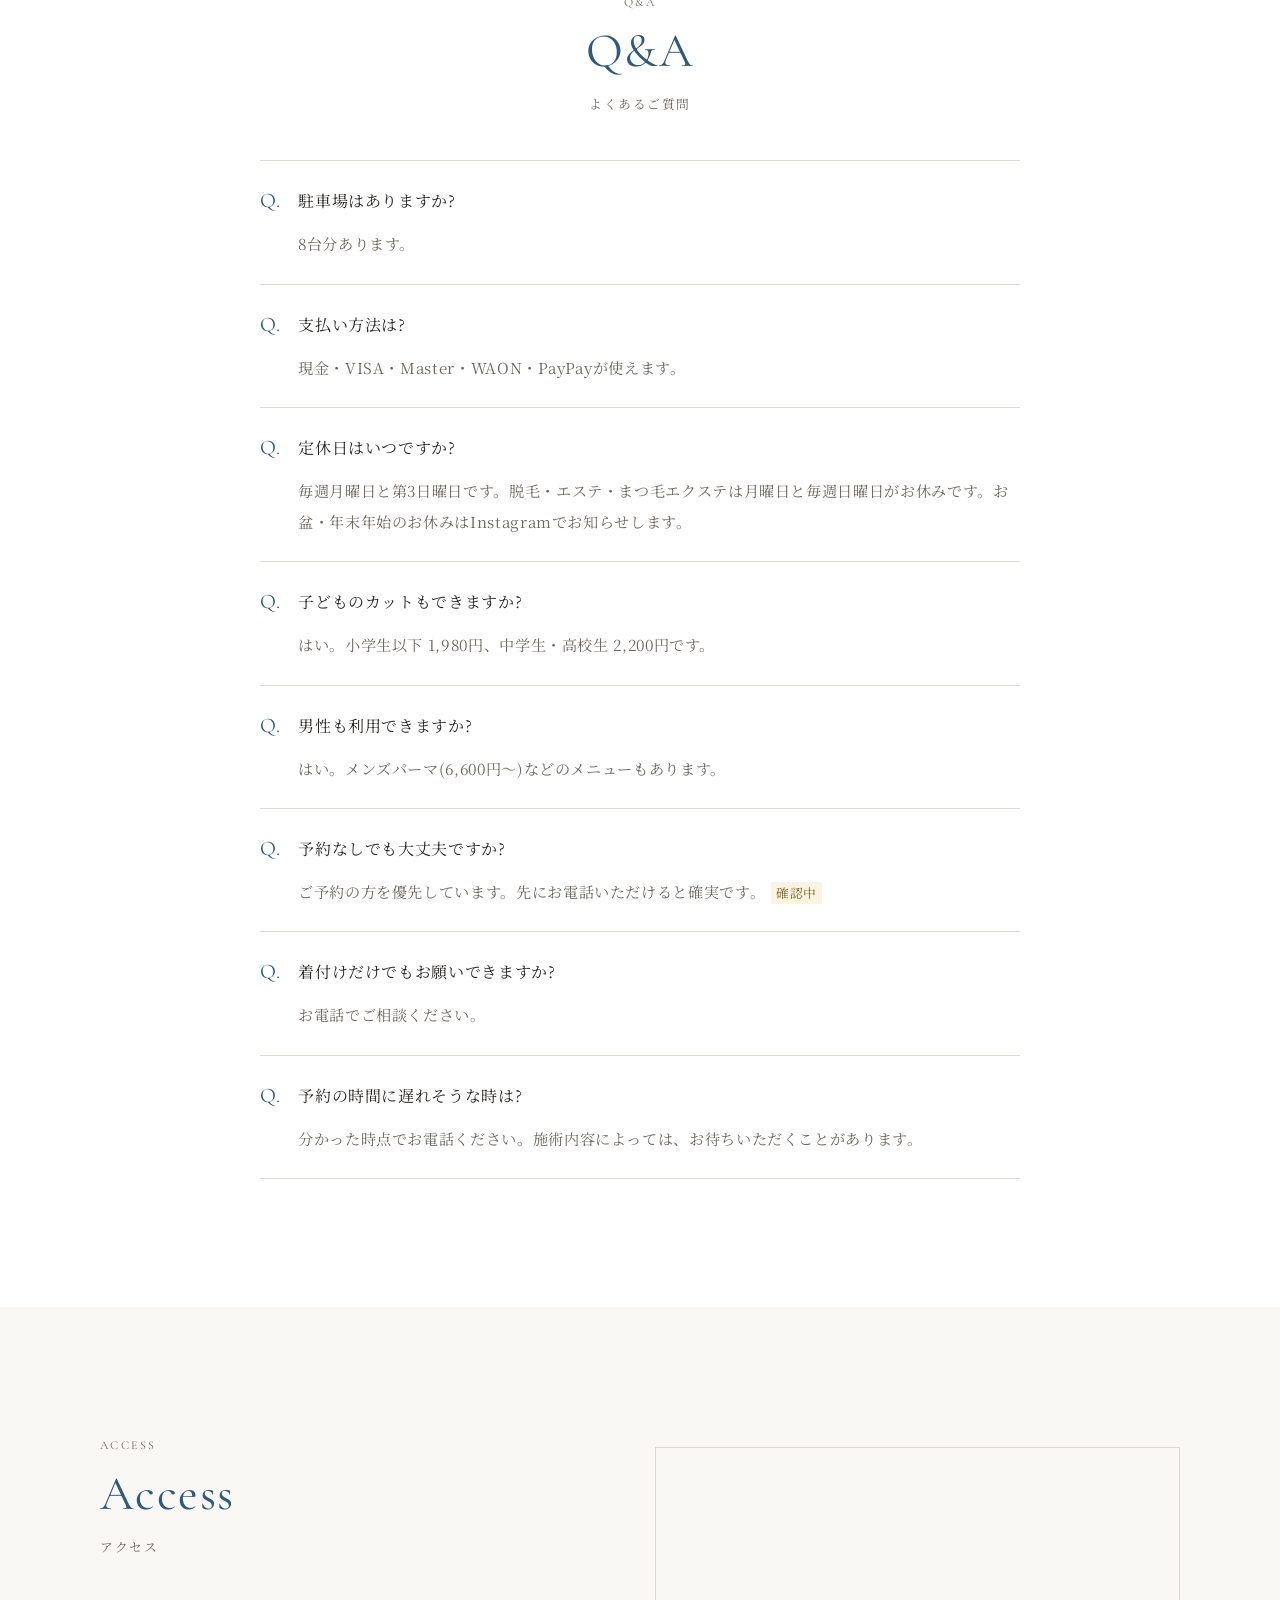
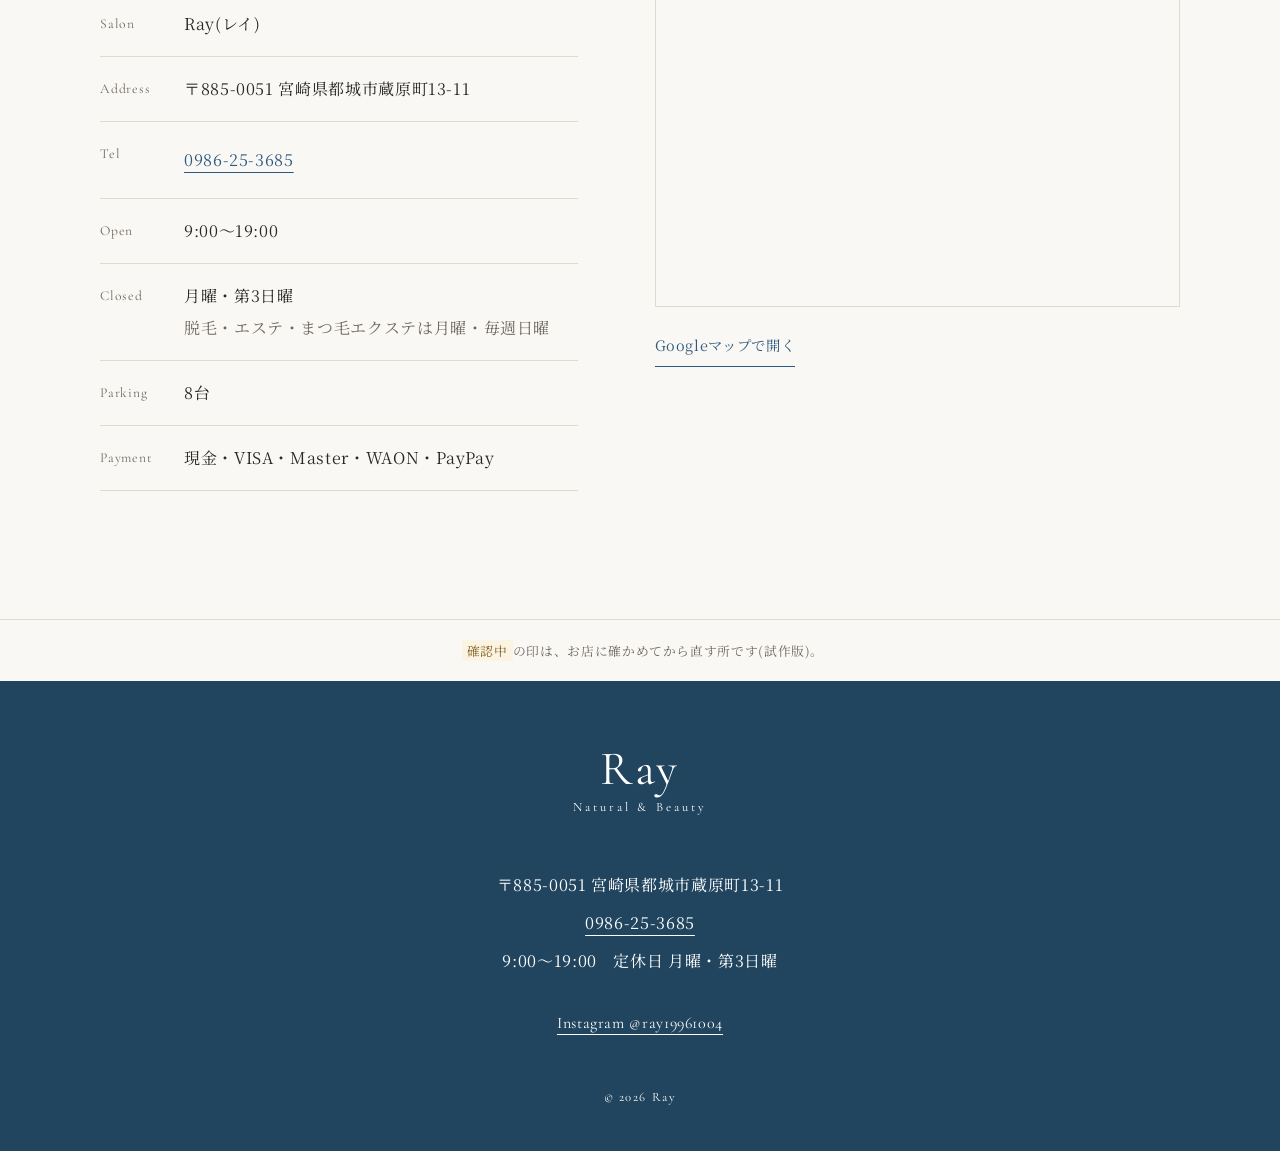
<file: v5/index.html>
<!doctype html>
<html lang="ja">
<head>
<meta charset="utf-8">
<meta name="viewport" content="width=device-width, initial-scale=1">
<meta name="robots" content="noindex, nofollow">
<title>美容室 Ray｜都城市蔵原町</title>
<meta name="description" content="宮崎県都城市蔵原町の美容室 Ray。髪やお肌に負担をかけない技術と薬剤。ご予約はお電話で 0986-25-3685。">
<meta name="theme-color" content="#FAF8F5">
<link rel="icon" href="data:image/svg+xml,%3Csvg xmlns='http://www.w3.org/2000/svg' viewBox='0 0 64 64'%3E%3Crect width='64' height='64' rx='14' fill='%232E5A7D'/%3E%3Ctext x='32' y='44' text-anchor='middle' font-family='Georgia,serif' font-weight='700' font-size='36' fill='%23fff'%3ER%3C/text%3E%3C/svg%3E">
<link rel="preconnect" href="https://fonts.googleapis.com">
<link rel="preconnect" href="https://fonts.gstatic.com" crossorigin>
<link href="https://fonts.googleapis.com/css2?family=Noto+Serif+JP:wght@300;400;500&family=Cormorant+Garamond:wght@400;500&display=swap" rel="stylesheet">
<link rel="stylesheet" href="style.css">
<script>document.documentElement.classList.add('js');</script>
<script src="script.js" defer></script>
</head>
<body>
<a class="skip" href="#main">本文へ</a>

<header class="site-header" id="header">
  <div class="wrap site-header__inner">
    <a class="brand" href="#top">
      <span class="brand__mark">Ray</span>
      <span class="brand__sub">MIYAKONOJO</span>
    </a>
    <button class="nav-toggle" type="button" data-nav-toggle aria-controls="nav-panel" aria-expanded="false">
      <span class="nav-toggle__label">MENU</span>
    </button>
    <nav class="nav" id="nav-panel" data-nav-panel aria-label="ページ内の移動">
      <ul class="nav__list">
        <li><a href="#top"><span class="nav__en">Home</span><span class="nav__ja">ホーム</span></a></li>
        <li><a href="#holiday"><span class="nav__en">Schedule</span><span class="nav__ja">今月のお休み</span></a></li>
        <li><a href="#about"><span class="nav__en">About</span><span class="nav__ja">お店のこと</span></a></li>
        <li><a href="#menu"><span class="nav__en">Menu</span><span class="nav__ja">メニュー</span></a></li>
        <li><a href="#season"><span class="nav__en">Seasonal</span><span class="nav__ja">お支度</span></a></li>
        <li><a href="#reserve"><span class="nav__en">Reservation</span><span class="nav__ja">ご予約</span></a></li>
        <li><a href="#faq"><span class="nav__en">Q&amp;A</span><span class="nav__ja">よくあるご質問</span></a></li>
        <li><a href="#access"><span class="nav__en">Access</span><span class="nav__ja">アクセス</span></a></li>
      </ul>
    </nav>
    <div class="site-header__actions">
      <a class="btn btn--outline site-header__reserve" href="#reserve">Reservation</a>
      <a class="icon-link site-header__tel" href="tel:0986253685" aria-label="電話 0986-25-3685"><svg class="icon" viewBox="0 0 24 24" aria-hidden="true"><path d="M6.6 10.8a15.1 15.1 0 0 0 6.6 6.6l2.2-2.2a1 1 0 0 1 1-.25c1.1.37 2.3.57 3.6.57a1 1 0 0 1 1 1V20a1 1 0 0 1-1 1A17 17 0 0 1 3 4a1 1 0 0 1 1-1h3.5a1 1 0 0 1 1 1c0 1.25.2 2.45.57 3.57a1 1 0 0 1-.25 1L6.6 10.8z"/></svg></a>
      <a class="icon-link" href="https://www.instagram.com/ray19961004/" target="_blank" rel="noopener" aria-label="Instagram"><svg class="icon" viewBox="0 0 24 24" aria-hidden="true"><rect x="3" y="3" width="18" height="18" rx="5"/><circle cx="12" cy="12" r="4"/><circle cx="17.3" cy="6.7" r=".7"/></svg></a>
    </div>
  </div>
</header>


<main id="main">

  <section class="hero" id="top" aria-labelledby="hero-h">
    <div class="hero__slides">
      <div class="hero__slide is-active" data-slide="0">
        <img src="assets/interior-seats.webp" srcset="assets/interior-seats-800.webp 800w, assets/interior-seats.webp 1477w" sizes="100vw" width="1477" height="1108" alt="明るい店内。白い鏡台と黒い椅子が4席並ぶ" fetchpriority="high">
      </div>
      <div class="hero__slide" data-slide="1" aria-hidden="true">
        <img src="assets/exterior-night.webp" width="1477" height="1108" alt="夜の外観。看板 Ray が光る">
      </div>
    </div>
    <h1 id="hero-h" class="hero__title"><span class="hero__name">Ray</span> <span class="hero__tagline">Natural &amp; Beauty</span></h1>
    <span class="hero__scroll" aria-hidden="true">SCROLL</span>
    <div class="hero__indicators" aria-hidden="true"><span class="is-active"></span><span></span></div>
  </section>

  <section class="section intro" id="intro" aria-labelledby="intro-h">
    <div class="wrap">
      <h2 id="intro-h" class="intro__title">髪やお肌に、<br>負担をかけない。</h2>
      <p class="intro__lead">技術と薬剤にこだわり、安心安全なものをご提供しています。親しみやすい女性スタッフがお迎えします。</p>
      <dl class="info-strip">
        <div><dt>Open<span class="sr-only"> 営業時間</span></dt><dd>9:00〜19:00</dd></div>
        <div><dt>Closed<span class="sr-only"> 定休日</span></dt><dd>月曜・第3日曜</dd></div>
        <div><dt>Parking<span class="sr-only"> 駐車場</span></dt><dd>8台</dd></div>
        <div><dt>Tel<span class="sr-only"> ご予約はお電話で</span></dt><dd><a class="tel-link" href="tel:0986253685">0986-25-3685</a></dd></div>
      </dl>
    </div>
  </section>

  <section class="section" id="holiday" aria-labelledby="holiday-h">
    <div class="wrap">
      <p class="label" aria-hidden="true">SCHEDULE</p>
      <h2 id="holiday-h" class="section__title"><span class="section__en" aria-hidden="true">Schedule</span><span class="section__ja">今月のお休み</span></h2>
      <div class="schedule-layout">
      <div class="calendar" data-calendar hidden>
        <div class="calendar__head">
          <button type="button" class="calendar__nav" data-cal-prev aria-label="前の月">
            <svg class="icon" viewBox="0 0 24 24" aria-hidden="true"><path d="M15 5l-7 7 7 7" fill="none" stroke="currentColor" stroke-width="2" stroke-linecap="round" stroke-linejoin="round"/></svg>
          </button>
          <h3 class="calendar__title" id="cal-title" data-cal-title>　</h3>
          <button type="button" class="calendar__nav" data-cal-next aria-label="次の月">
            <svg class="icon" viewBox="0 0 24 24" aria-hidden="true"><path d="M9 5l7 7-7 7" fill="none" stroke="currentColor" stroke-width="2" stroke-linecap="round" stroke-linejoin="round"/></svg>
          </button>
        </div>
        <button type="button" class="calendar__today" data-cal-today hidden>今月に戻る</button>
        <table class="calendar__table" aria-labelledby="cal-title"></table>
        <p class="calendar__legend"><span class="legend"><span class="dot dot--closed" aria-hidden="true"></span>定休日</span><span class="legend"><span class="dot dot--today" aria-hidden="true"></span>今日</span><span class="legend"><span class="dot dot--sun" aria-hidden="true"></span>日曜は脱毛・エステ・まつ毛エクステがお休み</span></p>
        <p class="calendar__note">臨時のお休みは反映していません。Instagramをご覧ください。</p>
      </div>
        <div class="schedule-copy">
      <p class="section__lead">定休日は、毎週月曜日と第3日曜日です。脱毛・エステ・まつ毛エクステは、月曜日と毎週日曜日がお休みです。お盆・年末年始などのお休みは、Instagramでお知らせしています。</p>
      <p class="section__action">
        <a class="btn btn--outline" href="https://www.instagram.com/ray19961004/" target="_blank" rel="noopener">
          <svg class="icon" viewBox="0 0 24 24" aria-hidden="true"><rect x="3" y="3" width="18" height="18" rx="5" fill="none" stroke="currentColor" stroke-width="2"/><circle cx="12" cy="12" r="4" fill="none" stroke="currentColor" stroke-width="2"/><circle cx="17.3" cy="6.7" r="1.2"/></svg>
          <span>Instagramで最新のお休みを見る</span>
        </a>
      </p>
        </div>
      </div>
    </div>
  </section>

  <section class="section section--paper" id="about" aria-labelledby="about-h">
    <div class="wrap about-layout">
      <div class="about-copy">
      <p class="label" aria-hidden="true">ABOUT</p>
      <h2 id="about-h" class="section__title"><span class="section__en" aria-hidden="true">About</span><span class="section__ja">お店のこと</span></h2>
      <p class="section__lead">明るい光が差し込む、広々とした店内。</p>
      <div class="about-points">
        <article class="about-point"><span class="about-point__number" aria-hidden="true">01</span>
          <h3 class="about-point__title">負担をかけない薬剤と技術</h3>
          <p>髪やお肌に負担をかけないよう、技術と薬剤にはこだわりを持って、安心安全なものをご提供しています。</p>
        </article>
        <article class="about-point"><span class="about-point__number" aria-hidden="true">02</span>
          <h3 class="about-point__title">赤ちゃんでも使えるシャンプー</h3>
          <p>頭皮にもスタッフの手にも優しい、赤ちゃんでも使える商品を使用しています。</p>
        </article>
        <article class="about-point"><span class="about-point__number" aria-hidden="true">03</span>
          <h3 class="about-point__title">女性スタッフがお迎えします</h3>
          <p>ヘアー・エステ・まつ毛エクステ・パリジェンヌラッシュリフト・脱毛・育毛まで、すべての悩みに対応できるお店作りをモットーにしています。</p>
        </article>
      </div>
      </div>
      <figure class="photo about-photo">
          <img src="assets/entrance-day.webp" width="960" height="720" alt="昼の入口。木の扉と石の階段" loading="lazy">
          <figcaption>入口</figcaption>
        </figure>
    </div>
    <figure class="photo about-band">
          <img src="assets/exterior-night.webp" width="1477" height="1108" alt="夜の外観。看板 Ray が光る" loading="lazy">
          <figcaption>夜の外観</figcaption>
        </figure>
  </section>

  <section class="section" id="menu" aria-labelledby="menu-h">
    <div class="wrap">
      <p class="label" aria-hidden="true">MENU</p>
      <h2 id="menu-h" class="section__title"><span class="section__en" aria-hidden="true">Menu</span><span class="section__ja">メニュー・料金</span></h2>
      <p class="section__lead">表示は税込です。髪の長さや状態で変わる料金は「〜」で示しています。</p>
      <!-- menu:start -->
<div class="menu-grid">
  <article class="menu-card" id="menu-cut" aria-labelledby="menu-cut-h">
    <header class="menu-card__head"><h3 id="menu-cut-h" class="menu-card__title"><span class="menu-card__en" aria-hidden="true">Cut</span><span class="menu-card__ja">カット</span></h3>
    <p class="menu-card__note">シャンプー・ブロー込み</p>
    </header>
    <dl class="price-list">
      <div class="price-list__row"><dt>一般</dt><dd>3,600円</dd></div>
      <div class="price-list__row"><dt>大学・専門学生</dt><dd>3,300円</dd></div>
      <div class="price-list__row"><dt>高校生</dt><dd>2,200円</dd></div>
      <div class="price-list__row"><dt>中学生</dt><dd>2,200円</dd></div>
      <div class="price-list__row"><dt>小学生以下</dt><dd>1,980円</dd></div>
      <div class="price-list__row"><dt>前髪カット</dt><dd>550円</dd></div>
    </dl>
  </article>
  <article class="menu-card" id="menu-color" aria-labelledby="menu-color-h">
    <header class="menu-card__head"><h3 id="menu-color-h" class="menu-card__title"><span class="menu-card__en" aria-hidden="true">Color</span><span class="menu-card__ja">カラー</span></h3>
    <p class="menu-card__note">シャンプー・ブロー込み。(S)の料金に、長さ代 L ＋550円・LL ＋1,100円</p>
    </header>
    <dl class="price-list">
      <div class="price-list__row"><dt>オシャレ染め(S)</dt><dd>6,600円〜</dd></div>
      <div class="price-list__row"><dt>グレーカラー(S)</dt><dd>5,500円〜</dd></div>
      <div class="price-list__row"><dt>マニキュア(S)</dt><dd>5,500円〜</dd></div>
      <div class="price-list__row"><dt>ブリーチ<small class="price-list__sub">2回目以降 4,400円〜</small></dt><dd>5,500円〜</dd></div>
      <div class="price-list__row"><dt>メッシュ(ハイライト)</dt><dd>4,400円〜</dd></div>
      <div class="price-list__row"><dt>リタッチカラー(3cm未満)</dt><dd>5,500円</dd></div>
      <div class="price-list__row"><dt>黒染め抜き</dt><dd>5,500円〜</dd></div>
    </dl>
  </article>
  <article class="menu-card" id="menu-maint" aria-labelledby="menu-maint-h">
    <header class="menu-card__head"><h3 id="menu-maint-h" class="menu-card__title"><span class="menu-card__en" aria-hidden="true">Maintenance Color</span><span class="menu-card__ja">メンテナンスカラー</span></h3>
    </header>
    <dl class="price-list">
      <div class="price-list__row"><dt>メンテナンスカラー<small class="price-list__sub">全体 ＋1,100円／カットと一緒に ＋2,200円</small></dt><dd>4,400円 <span class="tbc">確認中</span></dd></div>
    </dl>
  </article>
  <article class="menu-card" id="menu-perm" aria-labelledby="menu-perm-h">
    <header class="menu-card__head"><h3 id="menu-perm-h" class="menu-card__title"><span class="menu-card__en" aria-hidden="true">Perm</span><span class="menu-card__ja">パーマ</span></h3>
    <p class="menu-card__note">シャンプー・カット・ブロー込み</p>
    </header>
    <dl class="price-list">
      <div class="price-list__row"><dt>ベーシック</dt><dd>7,700円〜</dd></div>
      <div class="price-list__row"><dt>メディカル</dt><dd>8,580円〜</dd></div>
      <div class="price-list__row"><dt>デジタル</dt><dd>11,000円〜</dd></div>
      <div class="price-list__row"><dt>デジタル＋ストレート</dt><dd>14,300円〜</dd></div>
      <div class="price-list__row"><dt>部分カール(2本・3本〜)<small class="price-list__sub">カット代別</small></dt><dd>＋2,200円</dd></div>
      <div class="price-list__row"><dt>メンズ</dt><dd>6,600円〜</dd></div>
    </dl>
  </article>
  <article class="menu-card" id="menu-straight" aria-labelledby="menu-straight-h">
    <header class="menu-card__head"><h3 id="menu-straight-h" class="menu-card__title"><span class="menu-card__en" aria-hidden="true">Straight</span><span class="menu-card__ja">ストレート</span></h3>
    <p class="menu-card__note">ストレートは長さ代別(リセッターを除く)</p>
    </header>
    <dl class="price-list">
      <div class="price-list__row"><dt>ボリュームダウン</dt><dd>7,700円〜</dd></div>
      <div class="price-list__row"><dt>縮毛矯正(キラ水込)</dt><dd>12,100円〜</dd></div>
      <div class="price-list__row"><dt>学生縮毛矯正(カット込)</dt><dd>11,000円</dd></div>
      <div class="price-list__row"><dt>部分 前髪</dt><dd>3,850円</dd></div>
      <div class="price-list__row"><dt>部分 顔まわり</dt><dd>4,950円〜</dd></div>
      <div class="price-list__row"><dt>リセッター 単品</dt><dd>2,500円</dd></div>
      <div class="price-list__row"><dt>リセッター 部分</dt><dd>1,000円</dd></div>
      <div class="price-list__row"><dt>リセッター(カットと一緒に)</dt><dd>＋2,000円 <span class="tbc">確認中</span></dd></div>
    </dl>
  </article>
  <article class="menu-card" id="menu-care" aria-labelledby="menu-care-h">
    <header class="menu-card__head"><h3 id="menu-care-h" class="menu-card__title"><span class="menu-card__en" aria-hidden="true">Treatment &amp; Spa</span><span class="menu-card__ja">トリートメント・スパ</span></h3>
    <p class="menu-card__note">トリートメントは長さ代別</p>
    </header>
    <dl class="price-list">
      <div class="price-list__row"><dt>キューティック(ホームケアなし)</dt><dd>1,650円</dd></div>
      <div class="price-list__row"><dt>キューティック(ホームケアあり)</dt><dd>3,850円</dd></div>
      <div class="price-list__row"><dt>サイバーあり</dt><dd>＋1,100円</dd></div>
      <div class="price-list__row"><dt>サイバートリートメントA</dt><dd>4,400円〜</dd></div>
      <div class="price-list__row"><dt>サイバートリートメントB</dt><dd>5,500円〜</dd></div>
      <div class="price-list__row"><dt>炭酸スパ(単品)</dt><dd>2,500円 <span class="tbc">確認中</span></dd></div>
      <div class="price-list__row"><dt>FAVON ウルトラファインバブル<small class="price-list__sub">いつものメニューに追加</small></dt><dd>＋1,100円 <span class="tbc">確認中</span></dd></div>
    </dl>
  </article>
  <article class="menu-card" id="menu-lash" aria-labelledby="menu-lash-h">
    <header class="menu-card__head"><h3 id="menu-lash-h" class="menu-card__title"><span class="menu-card__en" aria-hidden="true">Eyelash</span><span class="menu-card__ja">まつ毛</span></h3>
    <p class="menu-card__note">まつ毛エクステは月曜・毎週日曜がお休み</p>
    </header>
    <dl class="price-list">
      <div class="price-list__row"><dt>パリジェンヌラッシュリフト</dt><dd>4,400円</dd></div>
      <div class="price-list__row"><dt>まつエク シングル</dt><dd>3,800円</dd></div>
      <div class="price-list__row"><dt>まつエク ボリュームラッシュ</dt><dd>6,000円</dd></div>
      <div class="price-list__row"><dt>リペア シングル(3週以内)</dt><dd>2,600円</dd></div>
      <div class="price-list__row"><dt>リペア ボリュームラッシュ(3週以内)</dt><dd>4,600円</dd></div>
    </dl>
  </article>
  <article class="menu-card" id="menu-season" aria-labelledby="menu-season-h">
    <header class="menu-card__head"><h3 id="menu-season-h" class="menu-card__title"><span class="menu-card__en" aria-hidden="true">Seasonal</span><span class="menu-card__ja">成人式・七五三のお支度</span></h3>
    <p class="menu-card__note">成人式・ハタチの集い・七草祝い・七五三・前撮りのヘアセットと着付け</p>
    </header>
    <dl class="price-list">
      <div class="price-list__row price-list__row--text"><dt>ヘアセット・着付け</dt><dd>お電話でご相談ください</dd></div>
    </dl>
  </article>
  <article class="menu-card" id="menu-other" aria-labelledby="menu-other-h">
    <header class="menu-card__head"><h3 id="menu-other-h" class="menu-card__title"><span class="menu-card__en" aria-hidden="true">Esthetic</span><span class="menu-card__ja">エステ・脱毛・育毛</span></h3>
    <p class="menu-card__note">エステ・脱毛は月曜・毎週日曜がお休み</p>
    </header>
    <dl class="price-list">
      <div class="price-list__row price-list__row--text"><dt>エステ・脱毛・育毛</dt><dd>お電話でご相談ください</dd></div>
    </dl>
  </article>
</div>
<!-- menu:end -->
      <p class="section__foot">料金のことで分からないことは、お電話でお気軽にどうぞ。</p>
      <p class="section__action">
        <a class="btn btn--tel" href="tel:0986253685">
          <svg class="icon" viewBox="0 0 24 24" aria-hidden="true"><path d="M6.6 10.8a15.1 15.1 0 0 0 6.6 6.6l2.2-2.2a1 1 0 0 1 1-.25c1.1.37 2.3.57 3.6.57a1 1 0 0 1 1 1V20a1 1 0 0 1-1 1A17 17 0 0 1 3 4a1 1 0 0 1 1-1h3.5a1 1 0 0 1 1 1c0 1.25.2 2.45.57 3.57a1 1 0 0 1-.25 1L6.6 10.8z"/></svg>
          <span>0986-25-3685</span>
        </a>
      </p>
    </div>
  </section>

  <section class="section section--paper" id="season" aria-labelledby="season-h">
    <div class="wrap">
      <div class="split">
        <div class="split__text">
      <p class="label" aria-hidden="true">SEASONAL</p>
      <h2 id="season-h" class="section__title"><span class="section__en" aria-hidden="true">Seasonal</span><span class="section__ja">成人式・七草祝い・<wbr>七五三のお支度</span></h2>
          <p>毎年、成人式やハタチの集い、七草祝い、七五三、前撮りのヘアセットと着付けをしています。年明けは成人式のお支度から始まります。日にちが決まったら、お早めにお電話ください。</p>
          <p class="section__sub">料金は、お電話でご相談ください。</p>
          <p class="section__action">
            <a class="btn btn--tel" href="tel:0986253685">
              <svg class="icon" viewBox="0 0 24 24" aria-hidden="true"><path d="M6.6 10.8a15.1 15.1 0 0 0 6.6 6.6l2.2-2.2a1 1 0 0 1 1-.25c1.1.37 2.3.57 3.6.57a1 1 0 0 1 1 1V20a1 1 0 0 1-1 1A17 17 0 0 1 3 4a1 1 0 0 1 1-1h3.5a1 1 0 0 1 1 1c0 1.25.2 2.45.57 3.57a1 1 0 0 1-.25 1L6.6 10.8z"/></svg>
              <span>0986-25-3685</span>
            </a>
          </p>
        </div>
        <div class="photo-pair photo-pair--portrait">
          <figure class="photo">
            <img src="assets/ig-furisode-back.webp" width="585" height="735" alt="振袖のヘアセット。店の青い扉の前、後ろ姿" loading="lazy">
            <figcaption>写真はInstagramより</figcaption>
          </figure>
          <figure class="photo">
            <img src="assets/ig-twins-back.webp" width="738" height="691" alt="七草祝いの着物姿の子ども2人の後ろ姿" loading="lazy">
            <figcaption>写真はInstagramより</figcaption>
          </figure>
        </div>
      </div>
    </div>
  </section>

  <section class="section" id="products" aria-labelledby="products-h">
    <div class="wrap">
      <div class="split">
        <div class="split__text">
      <p class="label" aria-hidden="true">HAIR CARE</p>
      <h2 id="products-h" class="section__title"><span class="section__en" aria-hidden="true">Hair Care</span><span class="section__ja">ヘアケアと取扱い商品</span></h2>
          <p>お店で使っているシャンプーやトリートメントは、ご自宅用もご用意しています。髪のお悩みに合わせてお選びしますので、お気軽にご相談ください。</p>
          <p class="brand-list"><span class="brand-list__label">取扱いブランド</span><br>MOROCCANOIL(モロッカンオイル)・モナリ・oggi otto・Re:&gt;&gt;&gt;(アジュバン)・track・V3 ファンデーション・FAVON(ファボン・ウルトラファインバブル)</p>
        </div>
        <div class="photo-pair photo-pair--portrait">
          <figure class="photo">
            <img src="assets/ig-longhair-back.webp" width="1200" height="1257" alt="店内でのロングヘアの後ろ姿" loading="lazy">
            <figcaption>写真はInstagramより</figcaption>
          </figure>
          <figure class="photo">
            <img src="assets/ig-moroccanoil.webp" width="588" height="738" alt="モロッカンオイルの箱" loading="lazy">
            <figcaption>写真はInstagramより</figcaption>
          </figure>
        </div>
      </div>
    </div>
  </section>

  <section class="section section--accent" id="reserve" aria-labelledby="reserve-h">
    <div class="wrap reserve">
      <p class="label" aria-hidden="true">RESERVATION</p>
      <h2 id="reserve-h" class="section__title"><span class="section__en" aria-hidden="true">Reservation</span><span class="section__ja">ご予約はお電話で</span></h2>
      <p class="reserve__action">
        <a class="btn btn--tel" href="tel:0986253685">
          <svg class="icon" viewBox="0 0 24 24" aria-hidden="true"><path d="M6.6 10.8a15.1 15.1 0 0 0 6.6 6.6l2.2-2.2a1 1 0 0 1 1-.25c1.1.37 2.3.57 3.6.57a1 1 0 0 1 1 1V20a1 1 0 0 1-1 1A17 17 0 0 1 3 4a1 1 0 0 1 1-1h3.5a1 1 0 0 1 1 1c0 1.25.2 2.45.57 3.57a1 1 0 0 1-.25 1L6.6 10.8z"/></svg>
          <span>0986-25-3685</span>
        </a>
      </p>
      <p class="reserve__hours">受付 9:00〜19:00(月曜・第3日曜はお休み)</p>
      <ul class="tips">
        <li>午前中は埋まりやすいので、午前中をご希望の方はお早めにご連絡ください。</li>
        <li>時間のご指定がある場合は、ご予約の時にお伝えいただけると助かります。</li>
        <li>年末や成人式の前は、当日のご予約や希望時間でのご予約が取りづらくなります。お早めにどうぞ。</li>
        <li>施術中は電話に出られないことがあります。少し時間をおいて、おかけ直しください。<span class="tbc">確認中</span></li>
        <li>初めての方も、お電話でどうぞ。</li>
      </ul>
    </div>
  </section>

  <section class="section section--paper" id="faq" aria-labelledby="faq-h">
    <div class="wrap wrap--narrow">
      <p class="label" aria-hidden="true">Q&amp;A</p>
      <h2 id="faq-h" class="section__title"><span class="section__en" aria-hidden="true">Q&amp;A</span><span class="section__ja">よくあるご質問</span></h2>
      <div class="faq">
        <details class="faq__item" open>
          <summary>駐車場はありますか?</summary>
          <p>8台分あります。</p>
        </details>
        <details class="faq__item" open>
          <summary>支払い方法は?</summary>
          <p>現金・VISA・Master・WAON・PayPayが使えます。</p>
        </details>
        <details class="faq__item" open>
          <summary>定休日はいつですか?</summary>
          <p>毎週月曜日と第3日曜日です。脱毛・エステ・まつ毛エクステは月曜日と毎週日曜日がお休みです。お盆・年末年始のお休みはInstagramでお知らせします。</p>
        </details>
        <details class="faq__item" open>
          <summary>子どものカットもできますか?</summary>
          <p>はい。小学生以下 1,980円、中学生・高校生 2,200円です。</p>
        </details>
        <details class="faq__item" open>
          <summary>男性も利用できますか?</summary>
          <p>はい。メンズパーマ(6,600円〜)などのメニューもあります。</p>
        </details>
        <details class="faq__item" open>
          <summary>予約なしでも大丈夫ですか?</summary>
          <p>ご予約の方を優先しています。先にお電話いただけると確実です。<span class="tbc">確認中</span></p>
        </details>
        <details class="faq__item" open>
          <summary>着付けだけでもお願いできますか?</summary>
          <p>お電話でご相談ください。</p>
        </details>
        <details class="faq__item" open>
          <summary>予約の時間に遅れそうな時は?</summary>
          <p>分かった時点でお電話ください。施術内容によっては、お待ちいただくことがあります。</p>
        </details>
      </div>
    </div>
  </section>

  <section class="section" id="access" aria-labelledby="access-h">
    <div class="wrap">
      <div class="access">
        <div class="access__info">
      <p class="label" aria-hidden="true">ACCESS</p>
      <h2 id="access-h" class="section__title"><span class="section__en" aria-hidden="true">Access</span><span class="section__ja">アクセス</span></h2>
        <dl class="shop-info">
          <div><dt>Salon<span class="sr-only"> 店名</span></dt><dd>Ray(レイ)</dd></div>
          <div><dt>Address<span class="sr-only"> 住所</span></dt><dd>〒885-0051 宮崎県都城市蔵原町13-11</dd></div>
          <div><dt>Tel<span class="sr-only"> 電話</span></dt><dd><a class="tel-link" href="tel:0986253685">0986-25-3685</a></dd></div>
          <div><dt>Open<span class="sr-only"> 営業時間</span></dt><dd>9:00〜19:00</dd></div>
          <div><dt>Closed<span class="sr-only"> 定休日</span></dt><dd>月曜・第3日曜<br><small>脱毛・エステ・まつ毛エクステは月曜・毎週日曜</small></dd></div>
          <div><dt>Parking<span class="sr-only"> 駐車場</span></dt><dd>8台</dd></div>
          <div><dt>Payment<span class="sr-only"> お支払い</span></dt><dd>現金・VISA・Master・WAON・PayPay</dd></div>
        </dl>
        </div>
        <div class="access__map">
          <iframe class="map" src="https://www.google.com/maps/embed?pb=!1m18!1m12!1m3!1d3393.7187765146136!2d131.06816810000004!3d31.7235762!2m3!1f0!2f0!3f0!3m2!1i1024!2i768!4f13.1!3m3!1m2!1s0x353f2710465b4dcf%3A0xcdab4474e3725eae!2z5a6u5bSO55yM6YO95Z-O5biC6JS15Y6f55S677yR77yT4oiS77yR77yR!5e0!3m2!1sja!2sjp!4v1413803124853&amp;hl=ja" width="600" height="320" title="美容室 Ray の地図(Google マップ)" loading="lazy" referrerpolicy="no-referrer-when-downgrade" allowfullscreen></iframe>
          <p class="section__action">
            <a class="btn btn--outline" href="https://www.google.com/maps/search/?api=1&amp;query=%E5%AE%AE%E5%B4%8E%E7%9C%8C%E9%83%BD%E5%9F%8E%E5%B8%82%E8%94%B5%E5%8E%9F%E7%94%BA13-11" target="_blank" rel="noopener">Googleマップで開く</a>
          </p>
        </div>
      </div>
    </div>
  </section>

</main>

<p class="preview-note"><span class="tbc">確認中</span>の印は、お店に確かめてから直す所です(試作版)。</p>

<footer class="site-footer">
  <div class="wrap site-footer__inner">
    <p class="brand">
      <span class="brand__mark">Ray</span>
      <span class="brand__sub">Natural &amp; Beauty</span>
    </p>
    <address class="site-footer__address">
      〒885-0051 宮崎県都城市蔵原町13-11<br>
      <a class="tel-link" href="tel:0986253685">0986-25-3685</a><br>
      9:00〜19:00　定休日 月曜・第3日曜
    </address>
    <p class="site-footer__links">
      <a class="text-link" href="https://www.instagram.com/ray19961004/" target="_blank" rel="noopener">Instagram @ray19961004</a>
    </p>
    <p class="site-footer__copy">© 2026 Ray</p>
  </div>
</footer>

<nav class="mobile-bar" aria-label="電話で予約">
  <a class="mobile-bar__btn" href="tel:0986253685"><span>電話で予約する</span><span class="mobile-bar__number">0986-25-3685</span></a>
</nav>
</body>
</html>
</file>
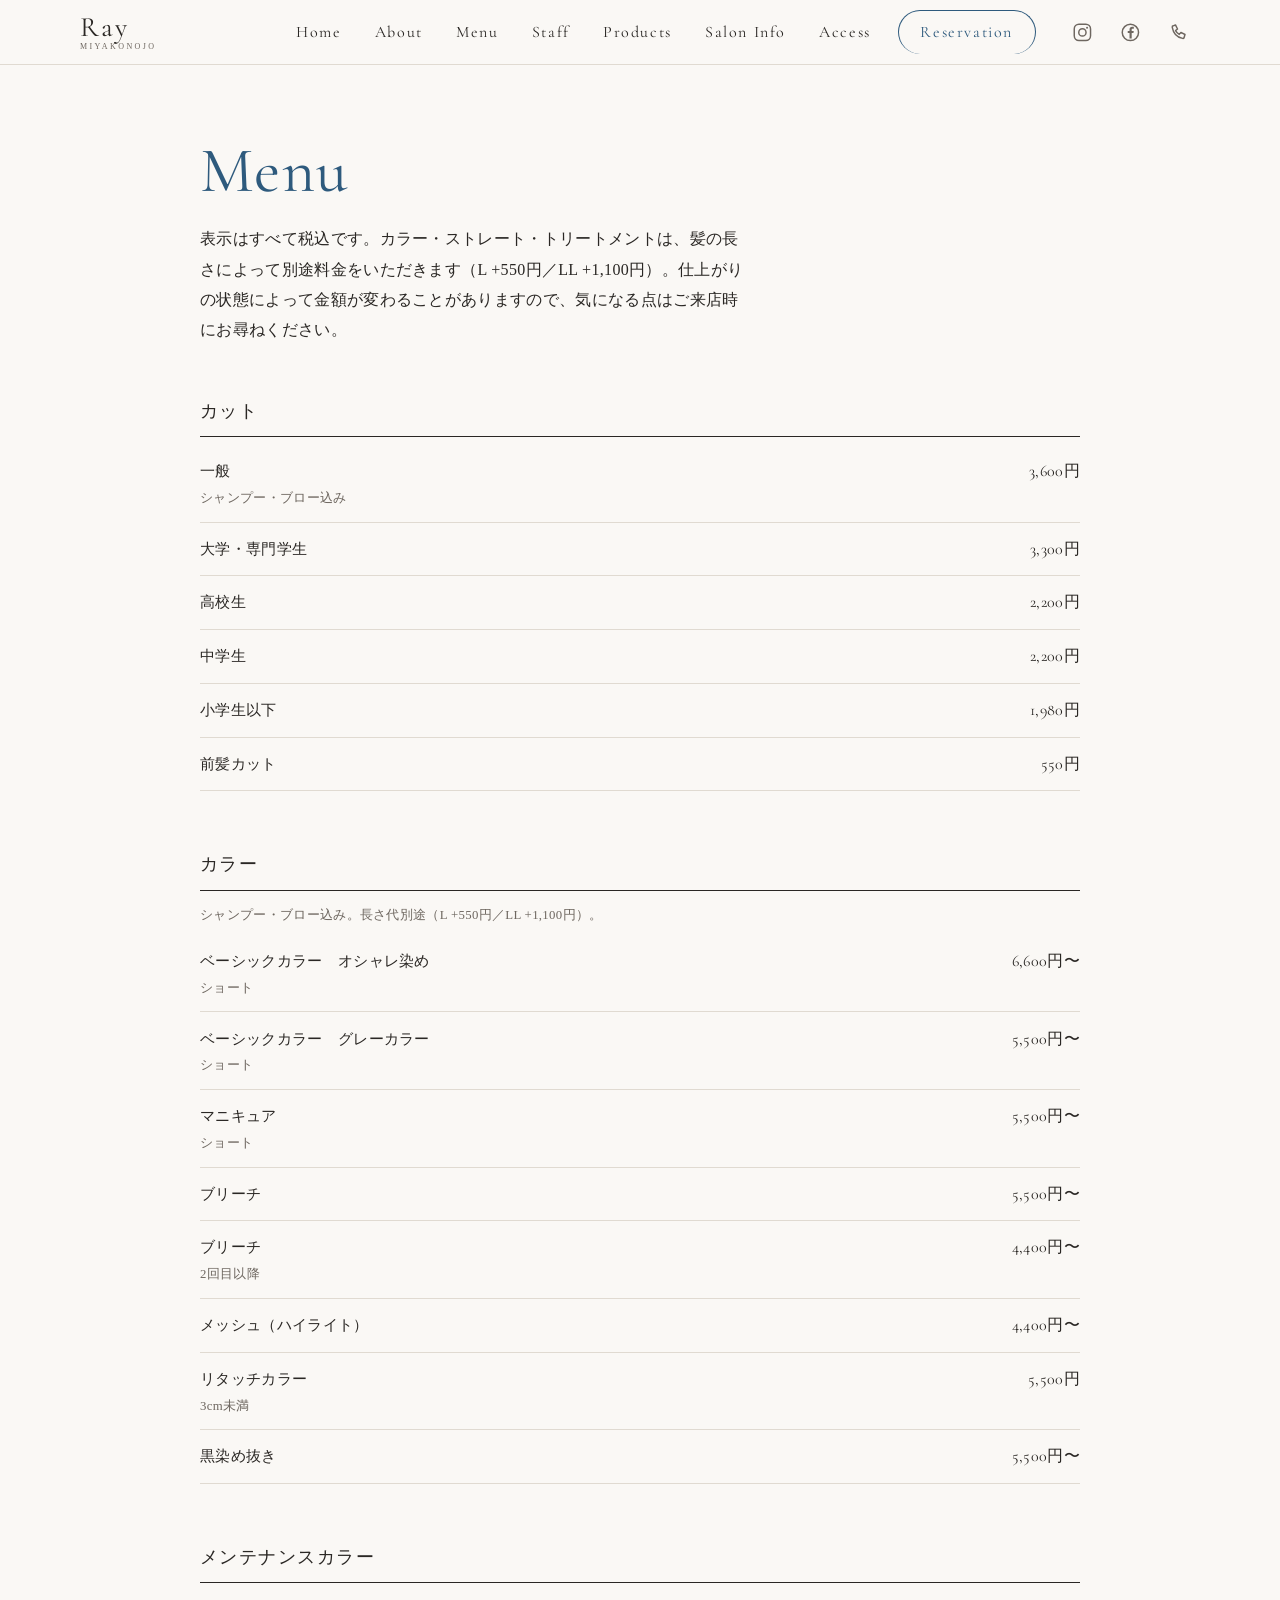
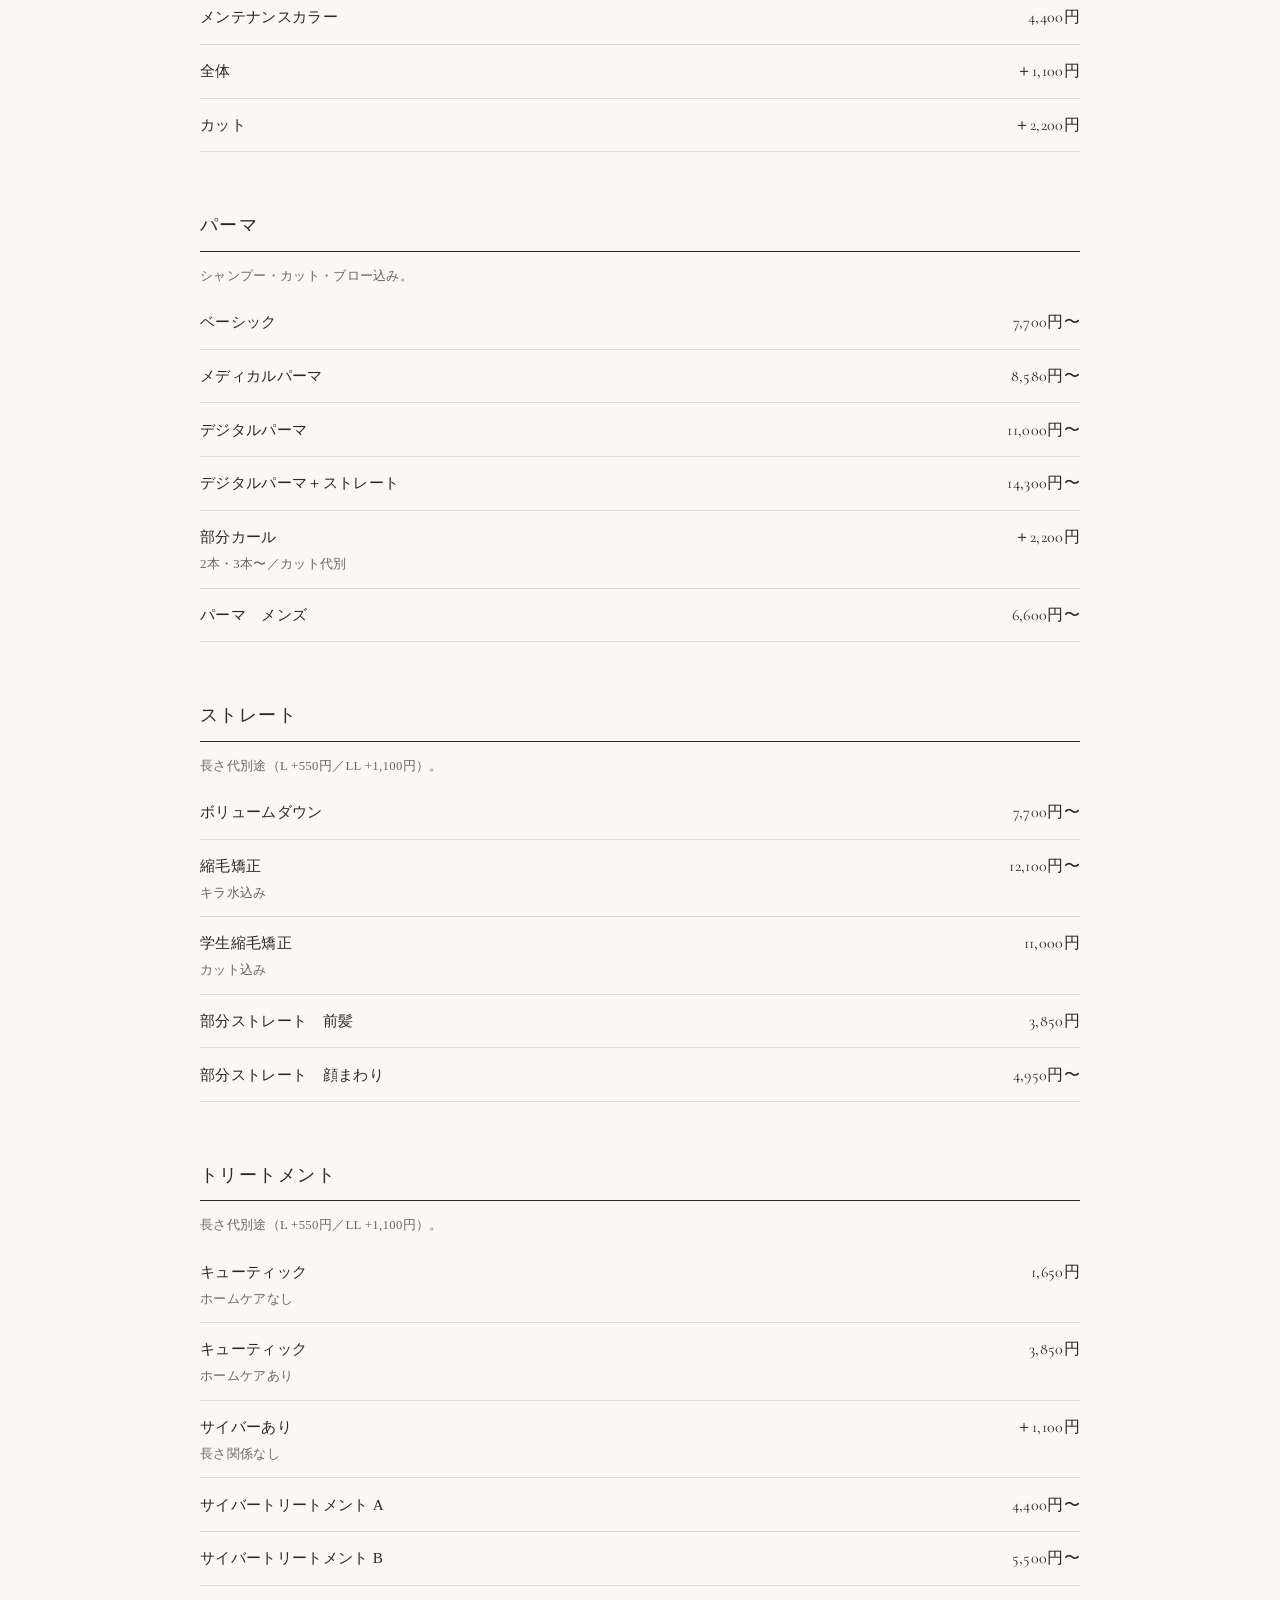
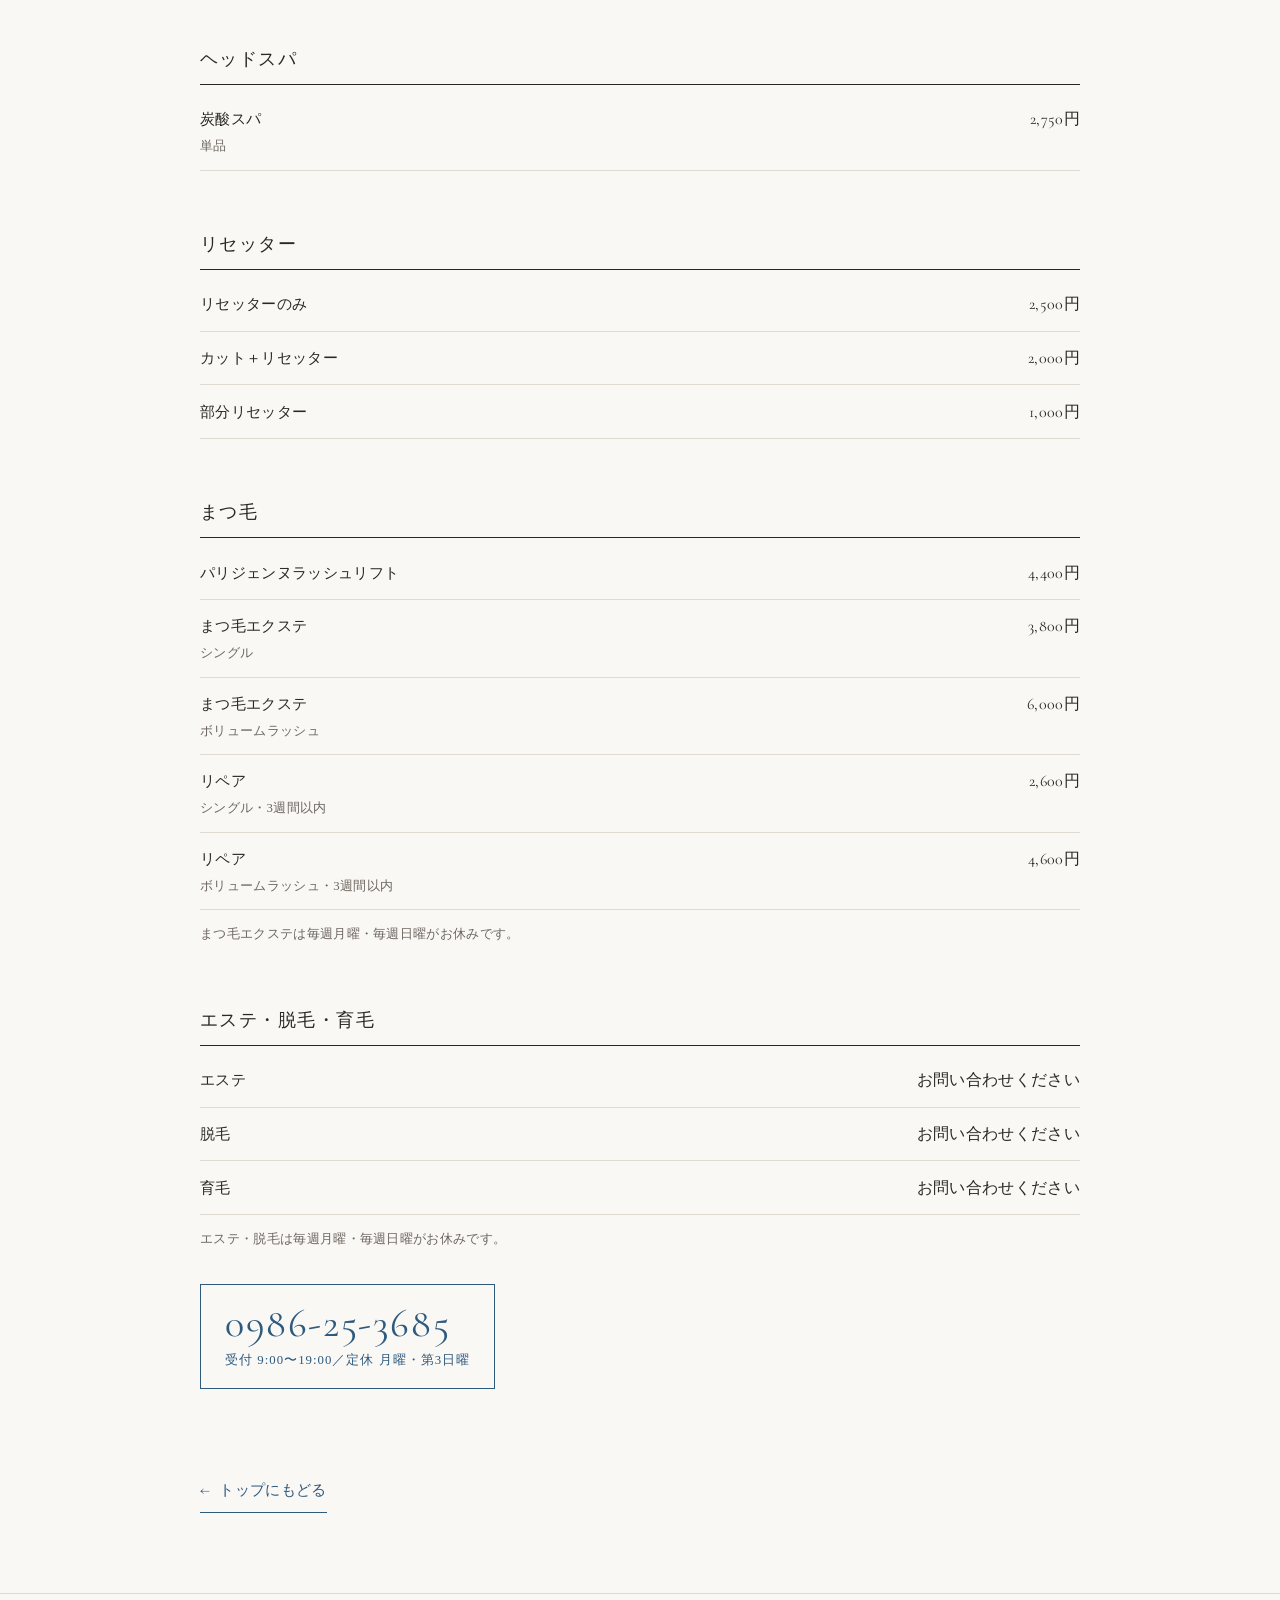
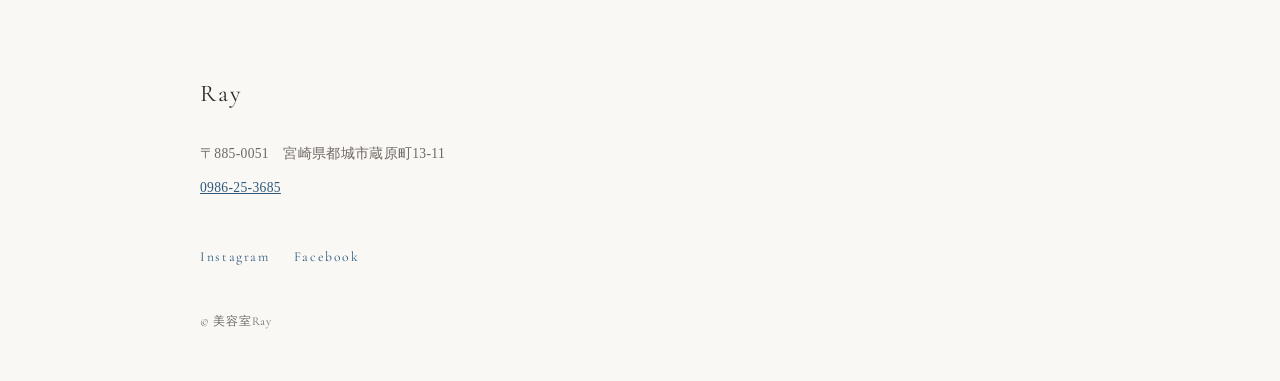
<file: v1/menu.html>
<!DOCTYPE html>
<html lang="ja">
<script>document.documentElement.className+=" js";</script>
<head>
<meta charset="UTF-8">
<meta name="viewport" content="width=device-width, initial-scale=1">
<meta name="robots" content="noindex">
<title>メニューと価格｜美容室Ray</title>
<meta name="description" content="美容室Ray(宮崎県都城市蔵原町)のメニューと価格。カット3,600円〜、カラー5,500円〜、パーマ7,700円〜、縮毛矯正12,100円〜、まつ毛エクステ3,800円〜。表示はすべて税込です。">
<link rel="canonical" href="https://beauty-ray.com/menu.html">

<meta property="og:type" content="article">
<meta property="og:site_name" content="美容室Ray">
<meta property="og:title" content="メニューと価格｜美容室Ray">
<meta property="og:description" content="美容室Ray(宮崎県都城市蔵原町)のメニューと価格。表示はすべて税込です。">
<meta property="og:locale" content="ja_JP">

<link rel="preconnect" href="https://fonts.googleapis.com">
<link rel="preconnect" href="https://fonts.gstatic.com" crossorigin>
<link rel="stylesheet" href="https://fonts.googleapis.com/css2?family=Cormorant+Garamond:wght@400;500&display=swap">
<link rel="icon" href="favicon.svg" type="image/svg+xml">
<link rel="stylesheet" href="style.css?v=20261011b">
</head>
<body>

<a class="skip" href="#main">本文へスキップ</a>

<header class="site-header">
  <div class="wrap site-header__bar">
    <a class="brand" href="./">Ray<small>MIYAKONOJO</small></a>

    <button class="nav-toggle" type="button" id="navToggle"
            aria-expanded="false" aria-controls="siteNav">MENU</button>

    <nav class="site-nav" id="siteNav" aria-label="メインナビゲーション">
      <ul>
        <li><a href="./">Home</a></li>
        <li><a href="./#about">About</a></li>
        <li><a href="menu.html" aria-current="page">Menu</a></li>
        <li><a href="staff.html">Staff</a></li>
        <li><a href="products.html">Products</a></li>
        <li><a href="./#salon">Salon Info</a></li>
        <li><a href="./#access">Access</a></li>
        <li class="site-nav__cta"><a href="./#reservation">Reservation</a></li>
        <li class="site-nav__social">
          <a href="https://www.instagram.com/ray19961004" target="_blank" rel="noopener">
            <span class="vh">Instagram</span>
            <svg viewBox="0 0 24 24" aria-hidden="true" focusable="false">
              <rect x="2.6" y="2.6" width="18.8" height="18.8" rx="5.4" fill="none" stroke="currentColor" stroke-width="1.7"/>
              <circle cx="12" cy="12" r="4.2" fill="none" stroke="currentColor" stroke-width="1.7"/>
              <circle cx="17.4" cy="6.6" r="1.15" fill="currentColor"/>
            </svg>
          </a>
          <a href="https://www.facebook.com/Ray-426782200786898/" target="_blank" rel="noopener">
            <span class="vh">Facebook</span>
            <svg viewBox="0 0 24 24" aria-hidden="true" focusable="false">
              <circle cx="12" cy="12" r="9.4" fill="none" stroke="currentColor" stroke-width="1.7"/>
              <path d="M13.5 19v-6.2h2.05l.31-2.4H13.5V8.86c0-.7.19-1.17 1.19-1.17h1.27V5.54c-.22-.03-.98-.09-1.86-.09-1.84 0-3.1 1.12-3.1 3.19v1.76H8.93v2.4H11V19z" fill="currentColor"/>
            </svg>
          </a>
          <a href="tel:0986253685">
            <span class="vh">電話する</span>
            <svg viewBox="0 0 24 24" aria-hidden="true" focusable="false">
              <path d="M8.6 3.4 11 8.1l-2.3 1.9a11.5 11.5 0 0 0 4.3 4.3l1.9-2.3 4.7 2.4-1 3.4a1.6 1.6 0 0 1-1.8 1.1C10.1 17.7 6.3 13.9 4.9 6.2A1.6 1.6 0 0 1 6 4.4z"
                    fill="none" stroke="currentColor" stroke-width="1.7" stroke-linejoin="round"/>
            </svg>
          </a>
        </li>
      </ul>
    </nav>
  </div>
</header>

<main id="main">

  <div class="page-head wrap reveal">
    <h1 class="section__head"><span class="en">Menu</span><span class="vh">メニューと価格</span></h1>
    <p>表示はすべて税込です。カラー・ストレート・トリートメントは、髪の長さによって別途料金をいただきます（L +550円／LL +1,100円）。仕上がりの状態によって金額が変わることがありますので、気になる点はご来店時にお尋ねください。</p>
  </div>

  <div class="wrap reveal" style="padding-bottom:clamp(3rem,10vw,5rem)">

    <section class="price-group" id="cut">
      <h2 class="price-group__head">カット</h2>
      <ul class="price">
        <li><span class="n">一般<span class="sub">シャンプー・ブロー込み</span></span><span class="p">3,600円</span></li>
        <li><span class="n">大学・専門学生</span><span class="p">3,300円</span></li>
        <li><span class="n">高校生</span><span class="p">2,200円</span></li>
        <li><span class="n">中学生</span><span class="p">2,200円</span></li>
        <li><span class="n">小学生以下</span><span class="p">1,980円</span></li>
        <li><span class="n">前髪カット</span><span class="p">550円</span></li>
      </ul>
    </section>

    <section class="price-group" id="color">
      <h2 class="price-group__head">カラー</h2>
      <p class="price-group__note">シャンプー・ブロー込み。長さ代別途（L +550円／LL +1,100円）。</p>
      <ul class="price">
        <li><span class="n">ベーシックカラー　オシャレ染め<span class="sub">ショート</span></span><span class="p">6,600円〜</span></li>
        <li><span class="n">ベーシックカラー　グレーカラー<span class="sub">ショート</span></span><span class="p">5,500円〜</span></li>
        <li><span class="n">マニキュア<span class="sub">ショート</span></span><span class="p">5,500円〜</span></li>
        <li><span class="n">ブリーチ</span><span class="p">5,500円〜</span></li>
        <li><span class="n">ブリーチ<span class="sub">2回目以降</span></span><span class="p">4,400円〜</span></li>
        <li><span class="n">メッシュ（ハイライト）</span><span class="p">4,400円〜</span></li>
        <li><span class="n">リタッチカラー<span class="sub">3cm未満</span></span><span class="p">5,500円</span></li>
        <li><span class="n">黒染め抜き</span><span class="p">5,500円〜</span></li>
      </ul>
    </section>

    <section class="price-group">
      <h2 class="price-group__head">メンテナンスカラー</h2>
      <ul class="price">
        <li><span class="n">メンテナンスカラー</span><span class="p">4,400円</span></li>
        <li><span class="n">全体</span><span class="p">＋1,100円</span></li>
        <li><span class="n">カット</span><span class="p">＋2,200円</span></li>
      </ul>
    </section>

    <section class="price-group" id="perm">
      <h2 class="price-group__head">パーマ</h2>
      <p class="price-group__note">シャンプー・カット・ブロー込み。</p>
      <ul class="price">
        <li><span class="n">ベーシック</span><span class="p">7,700円〜</span></li>
        <li><span class="n">メディカルパーマ</span><span class="p">8,580円〜</span></li>
        <li><span class="n">デジタルパーマ</span><span class="p">11,000円〜</span></li>
        <li><span class="n">デジタルパーマ＋ストレート</span><span class="p">14,300円〜</span></li>
        <li><span class="n">部分カール<span class="sub">2本・3本〜／カット代別</span></span><span class="p">＋2,200円</span></li>
        <li><span class="n">パーマ　メンズ</span><span class="p">6,600円〜</span></li>
      </ul>
    </section>

    <section class="price-group" id="straight">
      <h2 class="price-group__head">ストレート</h2>
      <p class="price-group__note">長さ代別途（L +550円／LL +1,100円）。</p>
      <ul class="price">
        <li><span class="n">ボリュームダウン</span><span class="p">7,700円〜</span></li>
        <li><span class="n">縮毛矯正<span class="sub">キラ水込み</span></span><span class="p">12,100円〜</span></li>
        <li><span class="n">学生縮毛矯正<span class="sub">カット込み</span></span><span class="p">11,000円</span></li>
        <li><span class="n">部分ストレート　前髪</span><span class="p">3,850円</span></li>
        <li><span class="n">部分ストレート　顔まわり</span><span class="p">4,950円〜</span></li>
      </ul>
    </section>

    <section class="price-group" id="treatment">
      <h2 class="price-group__head">トリートメント</h2>
      <p class="price-group__note">長さ代別途（L +550円／LL +1,100円）。</p>
      <ul class="price">
        <li><span class="n">キューティック<span class="sub">ホームケアなし</span></span><span class="p">1,650円</span></li>
        <li><span class="n">キューティック<span class="sub">ホームケアあり</span></span><span class="p">3,850円</span></li>
        <li><span class="n">サイバーあり<span class="sub">長さ関係なし</span></span><span class="p">＋1,100円</span></li>
        <li><span class="n">サイバートリートメント A</span><span class="p">4,400円〜</span></li>
        <li><span class="n">サイバートリートメント B</span><span class="p">5,500円〜</span></li>
      </ul>
    </section>

    <section class="price-group" id="spa">
      <h2 class="price-group__head">ヘッドスパ</h2>
      <ul class="price">
        <li><span class="n">炭酸スパ<span class="sub">単品</span></span><span class="p">2,750円</span></li>
      </ul>
    </section>

    <section class="price-group">
      <h2 class="price-group__head">リセッター</h2>
      <ul class="price">
        <li><span class="n">リセッターのみ</span><span class="p">2,500円</span></li>
        <li><span class="n">カット＋リセッター</span><span class="p">2,000円</span></li>
        <li><span class="n">部分リセッター</span><span class="p">1,000円</span></li>
      </ul>
    </section>

    <section class="price-group" id="eyelash">
      <h2 class="price-group__head">まつ毛</h2>
      <ul class="price">
        <li><span class="n">パリジェンヌラッシュリフト</span><span class="p">4,400円</span></li>
        <li><span class="n">まつ毛エクステ<span class="sub">シングル</span></span><span class="p">3,800円</span></li>
        <li><span class="n">まつ毛エクステ<span class="sub">ボリュームラッシュ</span></span><span class="p">6,000円</span></li>
        <li><span class="n">リペア<span class="sub">シングル・3週間以内</span></span><span class="p">2,600円</span></li>
        <li><span class="n">リペア<span class="sub">ボリュームラッシュ・3週間以内</span></span><span class="p">4,600円</span></li>
      </ul>
      <p class="price-group__note">まつ毛エクステは毎週月曜・毎週日曜がお休みです。</p>
    </section>

    <section class="price-group" id="esthetic">
      <h2 class="price-group__head">エステ・脱毛・育毛</h2>
      <ul class="price">
        <li><span class="n">エステ</span><span class="p">お問い合わせください</span></li>
        <li><span class="n">脱毛</span><span class="p">お問い合わせください</span></li>
        <li><span class="n">育毛</span><span class="p">お問い合わせください</span></li>
      </ul>
      <p class="price-group__note">エステ・脱毛は毎週月曜・毎週日曜がお休みです。</p>
    </section>

    <p class="tel-block">
      <a class="tel-big" href="tel:0986253685">
        <span class="num">0986-25-3685</span>
        <span class="hours">受付 9:00〜19:00／定休 月曜・第3日曜</span>
      </a>
    </p>

    <a class="back-link" href="./">トップにもどる</a>
  </div>

</main>

<footer class="site-footer">
  <div class="wrap">
    <p class="brand" style="display:block">Ray</p>
    <address>
      <p class="addr-line">〒885-0051　宮崎県都城市蔵原町13-11</p>
      <a class="addr-tel" href="tel:0986253685">0986-25-3685</a>
    </address>

    <ul class="sns">
      <li><a href="https://www.instagram.com/ray19961004" target="_blank" rel="noopener">Instagram</a></li>
      <li><a href="https://www.facebook.com/Ray-426782200786898/" target="_blank" rel="noopener">Facebook</a></li>
    </ul>

    <p class="copyright">&copy; 美容室Ray</p>
  </div>
</footer>

<div class="callbar">
  <a href="tel:0986253685">電話で予約する<span class="num">0986-25-3685</span></a>
</div>

<script>
(function () {
  var btn = document.getElementById('navToggle');
  var nav = document.getElementById('siteNav');
  if (!btn || !nav) return;

  btn.addEventListener('click', function () {
    var open = nav.classList.toggle('is-open');
    btn.setAttribute('aria-expanded', String(open));
    btn.textContent = open ? 'CLOSE' : 'MENU';
  });

  nav.addEventListener('click', function (e) {
    if (e.target.closest('a') && nav.classList.contains('is-open')) {
      nav.classList.remove('is-open');
      btn.setAttribute('aria-expanded', 'false');
      btn.textContent = 'MENU';
    }
  });

  // スクロールで要素を出す (3サイト共通の型)。
  // JSが無い/動かない環境では .js が付かないので、最初から見えたままになる。
  var targets = document.querySelectorAll('.reveal');
  if (!('IntersectionObserver' in window) ||
      window.matchMedia('(prefers-reduced-motion: reduce)').matches) {
    Array.prototype.forEach.call(targets, function (el) { el.classList.add('is-in'); });
  } else {
    var io = new IntersectionObserver(function (entries) {
      entries.forEach(function (e) {
        if (e.isIntersecting) {
          e.target.classList.add('is-in');
          io.unobserve(e.target);
        }
      });
    }, { rootMargin: '0px 0px -12% 0px', threshold: 0.05 });
    Array.prototype.forEach.call(targets, function (el) { io.observe(el); });
  }
})();
</script>

</body>
</html>
</file>
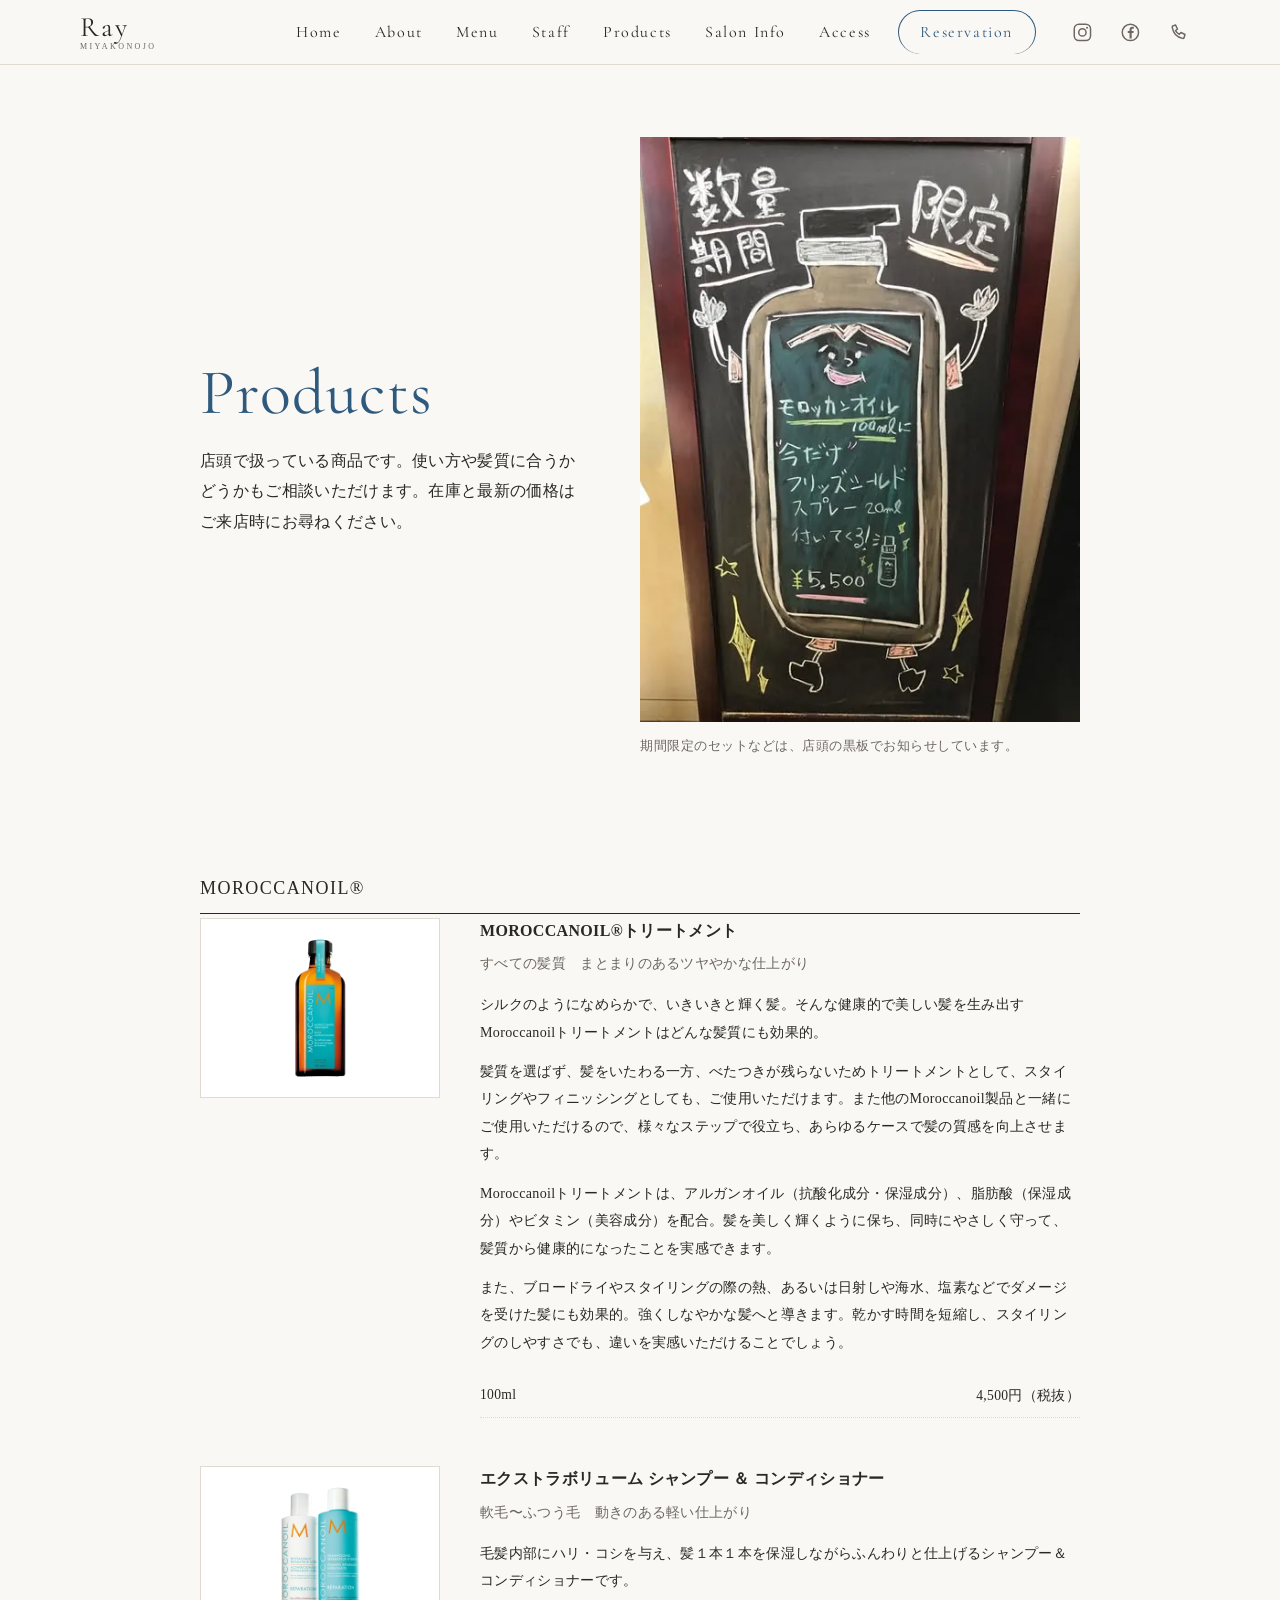
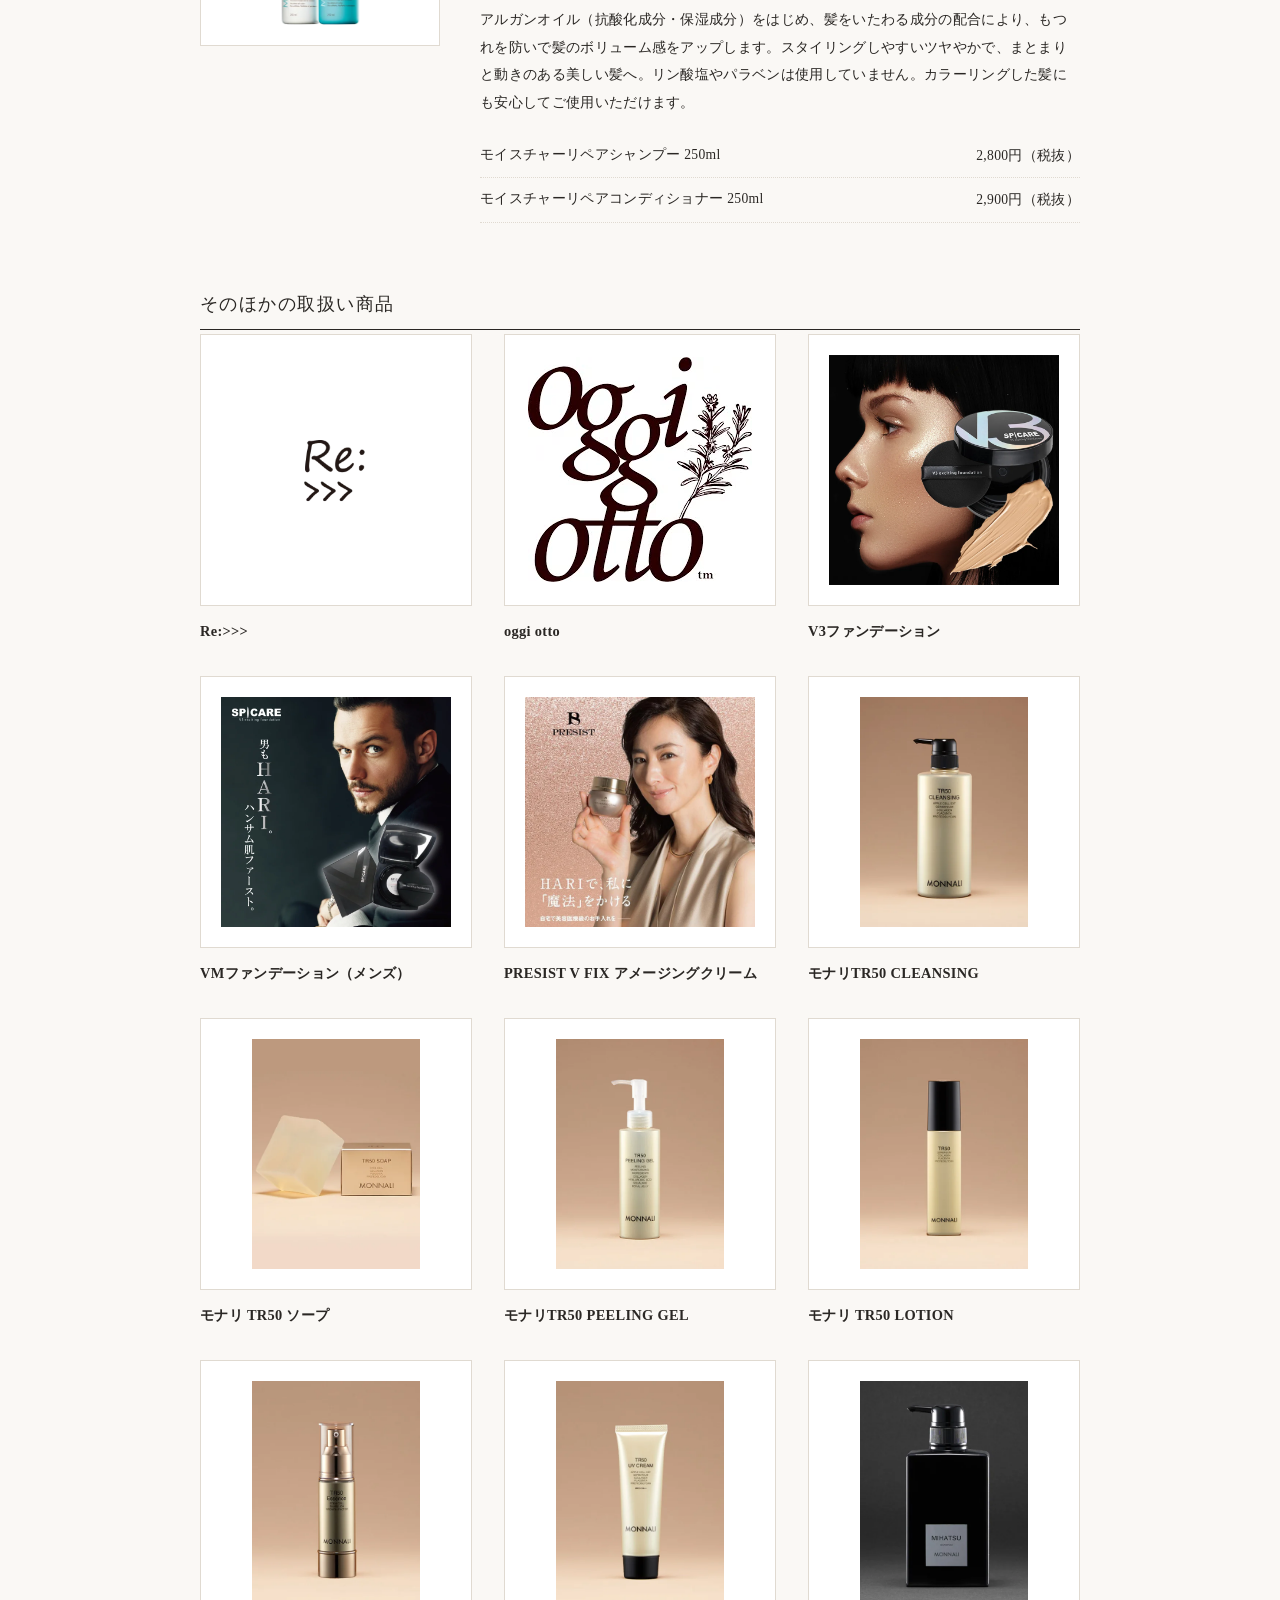
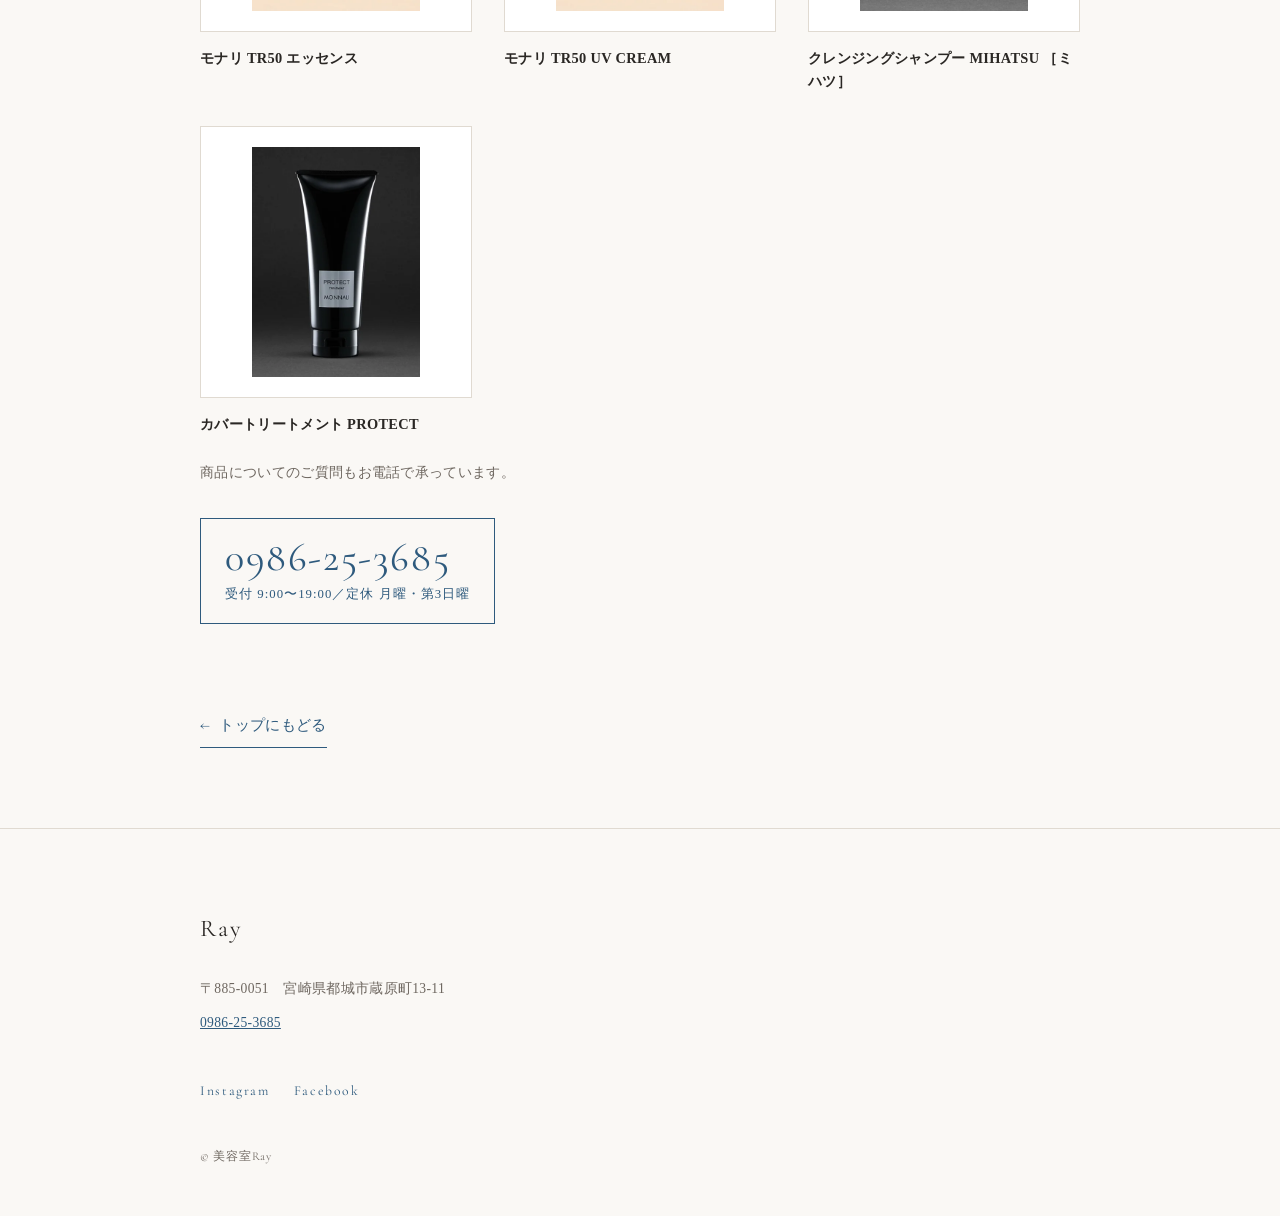
<file: v1/products.html>
<!DOCTYPE html>
<html lang="ja">
<script>document.documentElement.className+=" js";</script>
<head>
<meta charset="UTF-8">
<meta name="viewport" content="width=device-width, initial-scale=1">
<meta name="robots" content="noindex">
<title>取扱い商品｜美容室Ray</title>
<meta name="description" content="美容室Ray(宮崎県都城市蔵原町)で取り扱っている商品。MOROCCANOIL、Re:、oggi otto、V3ファンデーション、モナリTR50など。使い方や髪質に合うかどうかはご来店時にご相談ください。">
<link rel="canonical" href="https://beauty-ray.com/products.html">

<meta property="og:type" content="article">
<meta property="og:site_name" content="美容室Ray">
<meta property="og:title" content="取扱い商品｜美容室Ray">
<meta property="og:description" content="美容室Ray(宮崎県都城市蔵原町)で取り扱っている商品の一覧です。">
<meta property="og:locale" content="ja_JP">

<link rel="preconnect" href="https://fonts.googleapis.com">
<link rel="preconnect" href="https://fonts.gstatic.com" crossorigin>
<link rel="stylesheet" href="https://fonts.googleapis.com/css2?family=Cormorant+Garamond:wght@400;500&display=swap">
<link rel="icon" href="favicon.svg" type="image/svg+xml">
<link rel="stylesheet" href="style.css?v=20261011b">
</head>
<body>

<a class="skip" href="#main">本文へスキップ</a>

<header class="site-header">
  <div class="wrap site-header__bar">
    <a class="brand" href="./">Ray<small>MIYAKONOJO</small></a>

    <button class="nav-toggle" type="button" id="navToggle"
            aria-expanded="false" aria-controls="siteNav">MENU</button>

    <nav class="site-nav" id="siteNav" aria-label="メインナビゲーション">
      <ul>
        <li><a href="./">Home</a></li>
        <li><a href="./#about">About</a></li>
        <li><a href="menu.html">Menu</a></li>
        <li><a href="staff.html">Staff</a></li>
        <li><a href="products.html" aria-current="page">Products</a></li>
        <li><a href="./#salon">Salon Info</a></li>
        <li><a href="./#access">Access</a></li>
        <li class="site-nav__cta"><a href="./#reservation">Reservation</a></li>
        <li class="site-nav__social">
          <a href="https://www.instagram.com/ray19961004" target="_blank" rel="noopener">
            <span class="vh">Instagram</span>
            <svg viewBox="0 0 24 24" aria-hidden="true" focusable="false">
              <rect x="2.6" y="2.6" width="18.8" height="18.8" rx="5.4" fill="none" stroke="currentColor" stroke-width="1.7"/>
              <circle cx="12" cy="12" r="4.2" fill="none" stroke="currentColor" stroke-width="1.7"/>
              <circle cx="17.4" cy="6.6" r="1.15" fill="currentColor"/>
            </svg>
          </a>
          <a href="https://www.facebook.com/Ray-426782200786898/" target="_blank" rel="noopener">
            <span class="vh">Facebook</span>
            <svg viewBox="0 0 24 24" aria-hidden="true" focusable="false">
              <circle cx="12" cy="12" r="9.4" fill="none" stroke="currentColor" stroke-width="1.7"/>
              <path d="M13.5 19v-6.2h2.05l.31-2.4H13.5V8.86c0-.7.19-1.17 1.19-1.17h1.27V5.54c-.22-.03-.98-.09-1.86-.09-1.84 0-3.1 1.12-3.1 3.19v1.76H8.93v2.4H11V19z" fill="currentColor"/>
            </svg>
          </a>
          <a href="tel:0986253685">
            <span class="vh">電話する</span>
            <svg viewBox="0 0 24 24" aria-hidden="true" focusable="false">
              <path d="M8.6 3.4 11 8.1l-2.3 1.9a11.5 11.5 0 0 0 4.3 4.3l1.9-2.3 4.7 2.4-1 3.4a1.6 1.6 0 0 1-1.8 1.1C10.1 17.7 6.3 13.9 4.9 6.2A1.6 1.6 0 0 1 6 4.4z"
                    fill="none" stroke="currentColor" stroke-width="1.7" stroke-linejoin="round"/>
            </svg>
          </a>
        </li>
      </ul>
    </nav>
  </div>
</header>

<main id="main">

  <!-- 文字が左、黒板の写真が右 -->
  <div class="page-head wrap cols reveal">
    <div>
      <h1 class="section__head"><span class="en">Products</span><span class="vh">取扱い商品</span></h1>
      <p>店頭で扱っている商品です。使い方や髪質に合うかどうかもご相談いただけます。在庫と最新の価格はご来店時にお尋ねください。</p>
    </div>
    <figure class="figure cols__media" style="margin-top:0">
      <img src="assets/blackboard.webp" width="481" height="640" loading="lazy" decoding="async"
           alt="店頭の黒板に手書きされた、モロッカンオイルの数量・期間限定セットの案内">
      <figcaption>期間限定のセットなどは、店頭の黒板でお知らせしています。</figcaption>
    </figure>
  </div>

  <div class="wrap reveal" style="padding-bottom:clamp(3rem,10vw,5rem)">

    <!-- 既存サイト(beauty-ray.com/取扱い商品/)の商品名・説明・価格・写真をそのまま移したもの。
         並び順も原典どおり。説明と価格があるのは MOROCCANOIL の2点だけで、
         それ以外は原典にも商品名と写真しか無い。 -->
    <section class="prod-group">
      <h2 class="price-group__head">MOROCCANOIL&reg;</h2>

      <ul class="prods">
        <li class="prod">
          <div class="prod__media">
            <img src="assets/prod-moroccanoil-treatment.webp" width="320" height="304" loading="lazy" decoding="async"
                 alt="MOROCCANOILトリートメントのボトル">
          </div>
          <div class="prod__body">
            <h3 class="prod__name">MOROCCANOIL&reg;トリートメント</h3>
            <p class="prod__lead">すべての髪質　まとまりのあるツヤやかな仕上がり</p>
            <p class="prod__desc">シルクのようになめらかで、いきいきと輝く髪。そんな健康的で美しい髪を生み出すMoroccanoilトリートメントはどんな髪質にも効果的。</p>
            <p class="prod__desc">髪質を選ばず、髪をいたわる一方、べたつきが残らないためトリートメントとして、スタイリングやフィニッシングとしても、ご使用いただけます。また他のMoroccanoil製品と一緒にご使用いただけるので、様々なステップで役立ち、あらゆるケースで髪の質感を向上させます。</p>
            <p class="prod__desc">Moroccanoilトリートメントは、アルガンオイル（抗酸化成分・保湿成分）、脂肪酸（保湿成分）やビタミン（美容成分）を配合。髪を美しく輝くように保ち、同時にやさしく守って、髪質から健康的になったことを実感できます。</p>
            <p class="prod__desc">また、ブロードライやスタイリングの際の熱、あるいは日射しや海水、塩素などでダメージを受けた髪にも効果的。強くしなやかな髪へと導きます。乾かす時間を短縮し、スタイリングのしやすさでも、違いを実感いただけることでしょう。</p>
            <dl class="prod__price">
              <div><dt>100ml</dt><dd>4,500円（税抜）</dd></div>
            </dl>
          </div>
        </li>

        <li class="prod">
          <div class="prod__media">
            <img src="assets/prod-moroccanoil-volume.webp" width="320" height="304" loading="lazy" decoding="async"
                 alt="MOROCCANOILのシャンプーとコンディショナーのボトル">
          </div>
          <div class="prod__body">
            <h3 class="prod__name">エクストラボリューム シャンプー ＆ コンディショナー</h3>
            <p class="prod__lead">軟毛〜ふつう毛　動きのある軽い仕上がり</p>
            <p class="prod__desc">毛髪内部にハリ・コシを与え、髪１本１本を保湿しながらふんわりと仕上げるシャンプー＆コンディショナーです。</p>
            <p class="prod__desc">アルガンオイル（抗酸化成分・保湿成分）をはじめ、髪をいたわる成分の配合により、もつれを防いで髪のボリューム感をアップします。スタイリングしやすいツヤやかで、まとまりと動きのある美しい髪へ。リン酸塩やパラベンは使用していません。カラーリングした髪にも安心してご使用いただけます。</p>
            <dl class="prod__price">
              <div><dt>モイスチャーリペアシャンプー 250ml</dt><dd>2,800円（税抜）</dd></div>
              <div><dt>モイスチャーリペアコンディショナー 250ml</dt><dd>2,900円（税抜）</dd></div>
            </dl>
          </div>
        </li>
      </ul>
    </section>

    <section class="prod-group">
      <h2 class="price-group__head">そのほかの取扱い商品</h2>

      <ul class="prods prods--grid">
        <li class="prod">
          <div class="prod__media">
            <img src="assets/prod-re.webp" width="366" height="203" loading="lazy" decoding="async"
                 alt="Re: のロゴ">
          </div>
          <h3 class="prod__name">Re:&gt;&gt;&gt;</h3>
        </li>
        <li class="prod">
          <div class="prod__media">
            <img src="assets/prod-oggiotto.webp" width="224" height="225" loading="lazy" decoding="async"
                 alt="oggi otto のロゴ">
          </div>
          <h3 class="prod__name">oggi otto</h3>
        </li>
        <li class="prod">
          <div class="prod__media">
            <img src="assets/prod-v3.webp" width="800" height="800" loading="lazy" decoding="async"
                 alt="V3ファンデーションの容器">
          </div>
          <h3 class="prod__name">V3ファンデーション</h3>
        </li>
        <li class="prod">
          <div class="prod__media">
            <img src="assets/prod-vm.webp" width="800" height="800" loading="lazy" decoding="async"
                 alt="VMファンデーション（メンズ）の容器">
          </div>
          <h3 class="prod__name">VMファンデーション（メンズ）</h3>
        </li>
        <li class="prod">
          <div class="prod__media">
            <img src="assets/prod-presist.webp" width="600" height="600" loading="lazy" decoding="async"
                 alt="PRESIST V FIX アメージングクリームの容器">
          </div>
          <h3 class="prod__name">PRESIST V FIX アメージングクリーム</h3>
        </li>
        <li class="prod">
          <div class="prod__media">
            <img src="assets/prod-monari-cleansing.webp" width="460" height="630" loading="lazy" decoding="async"
                 alt="モナリTR50 CLEANSING のボトル">
          </div>
          <h3 class="prod__name">モナリTR50 CLEANSING</h3>
        </li>
        <li class="prod">
          <div class="prod__media">
            <img src="assets/prod-monari-soap.webp" width="460" height="630" loading="lazy" decoding="async"
                 alt="モナリ TR50 ソープのパッケージ">
          </div>
          <h3 class="prod__name">モナリ TR50 ソープ</h3>
        </li>
        <li class="prod">
          <div class="prod__media">
            <img src="assets/prod-monari-peeling.webp" width="460" height="630" loading="lazy" decoding="async"
                 alt="モナリTR50 PEELING GEL のボトル">
          </div>
          <h3 class="prod__name">モナリTR50 PEELING GEL</h3>
        </li>
        <li class="prod">
          <div class="prod__media">
            <img src="assets/prod-monari-lotion.webp" width="460" height="630" loading="lazy" decoding="async"
                 alt="モナリ TR50 LOTION のボトル">
          </div>
          <h3 class="prod__name">モナリ TR50 LOTION</h3>
        </li>
        <li class="prod">
          <div class="prod__media">
            <img src="assets/prod-monari-essence.webp" width="460" height="630" loading="lazy" decoding="async"
                 alt="モナリ TR50 エッセンスのボトル">
          </div>
          <h3 class="prod__name">モナリ TR50 エッセンス</h3>
        </li>
        <li class="prod">
          <div class="prod__media">
            <img src="assets/prod-monari-uv.webp" width="460" height="630" loading="lazy" decoding="async"
                 alt="モナリ TR50 UV CREAM のボトル">
          </div>
          <h3 class="prod__name">モナリ TR50 UV CREAM</h3>
        </li>
        <li class="prod">
          <div class="prod__media">
            <img src="assets/prod-mihatsu.webp" width="460" height="630" loading="lazy" decoding="async"
                 alt="クレンジングシャンプー MIHATSU のボトル">
          </div>
          <h3 class="prod__name">クレンジングシャンプー MIHATSU ［ミハツ］</h3>
        </li>
        <li class="prod">
          <div class="prod__media">
            <img src="assets/prod-protect.webp" width="460" height="630" loading="lazy" decoding="async"
                 alt="カバートリートメント PROTECT のボトル">
          </div>
          <h3 class="prod__name">カバートリートメント PROTECT</h3>
        </li>
      </ul>
    </section>

    <p class="note">商品についてのご質問もお電話で承っています。</p>

    <p class="tel-block">
      <a class="tel-big" href="tel:0986253685">
        <span class="num">0986-25-3685</span>
        <span class="hours">受付 9:00〜19:00／定休 月曜・第3日曜</span>
      </a>
    </p>

    <a class="back-link" href="./">トップにもどる</a>
  </div>

</main>

<footer class="site-footer">
  <div class="wrap">
    <p class="brand" style="display:block">Ray</p>
    <address>
      <p class="addr-line">〒885-0051　宮崎県都城市蔵原町13-11</p>
      <a class="addr-tel" href="tel:0986253685">0986-25-3685</a>
    </address>

    <ul class="sns">
      <li><a href="https://www.instagram.com/ray19961004" target="_blank" rel="noopener">Instagram</a></li>
      <li><a href="https://www.facebook.com/Ray-426782200786898/" target="_blank" rel="noopener">Facebook</a></li>
    </ul>

    <p class="copyright">&copy; 美容室Ray</p>
  </div>
</footer>

<div class="callbar">
  <a href="tel:0986253685">電話で予約する<span class="num">0986-25-3685</span></a>
</div>

<script>
(function () {
  var btn = document.getElementById('navToggle');
  var nav = document.getElementById('siteNav');
  if (!btn || !nav) return;

  btn.addEventListener('click', function () {
    var open = nav.classList.toggle('is-open');
    btn.setAttribute('aria-expanded', String(open));
    btn.textContent = open ? 'CLOSE' : 'MENU';
  });

  nav.addEventListener('click', function (e) {
    if (e.target.closest('a') && nav.classList.contains('is-open')) {
      nav.classList.remove('is-open');
      btn.setAttribute('aria-expanded', 'false');
      btn.textContent = 'MENU';
    }
  });

  // スクロールで要素を出す (3サイト共通の型)。
  // JSが無い/動かない環境では .js が付かないので、最初から見えたままになる。
  var targets = document.querySelectorAll('.reveal');
  if (!('IntersectionObserver' in window) ||
      window.matchMedia('(prefers-reduced-motion: reduce)').matches) {
    Array.prototype.forEach.call(targets, function (el) { el.classList.add('is-in'); });
  } else {
    var io = new IntersectionObserver(function (entries) {
      entries.forEach(function (e) {
        if (e.isIntersecting) {
          e.target.classList.add('is-in');
          io.unobserve(e.target);
        }
      });
    }, { rootMargin: '0px 0px -12% 0px', threshold: 0.05 });
    Array.prototype.forEach.call(targets, function (el) { io.observe(el); });
  }
})();
</script>

</body>
</html>
</file>
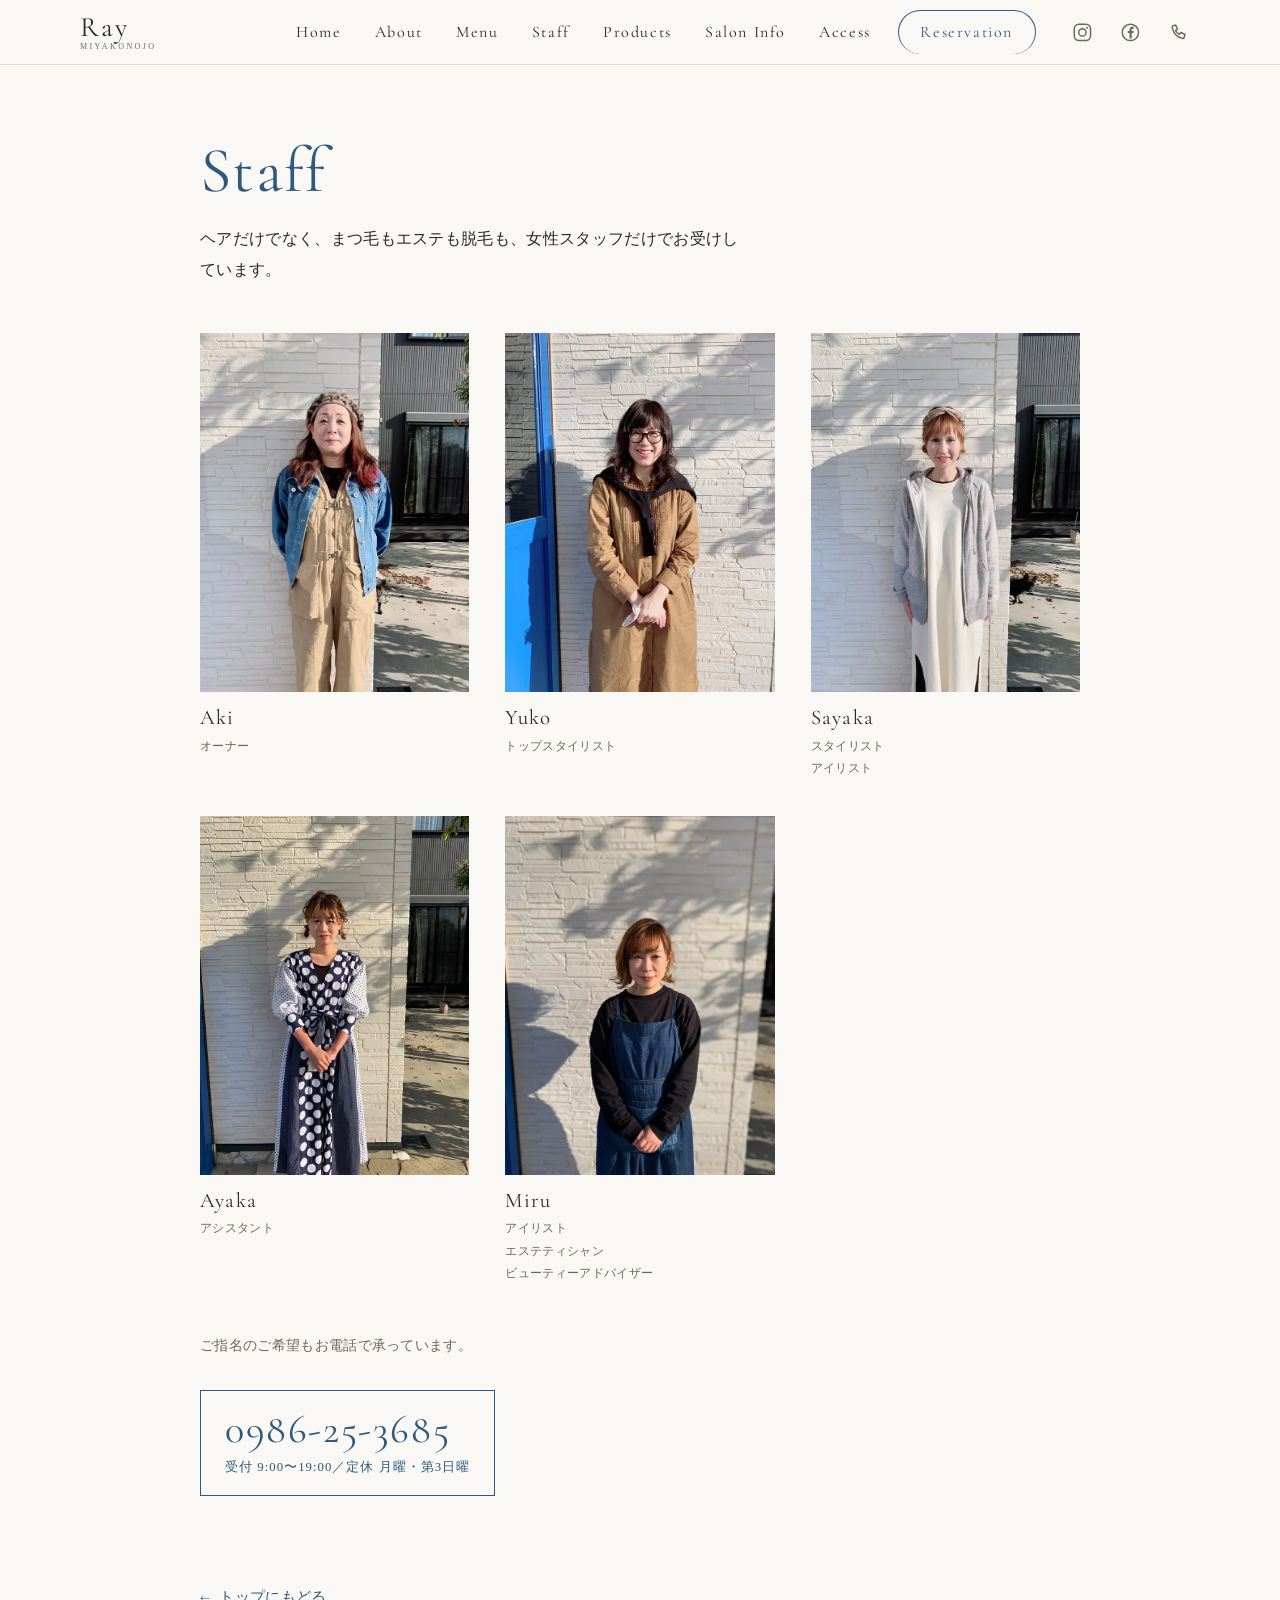
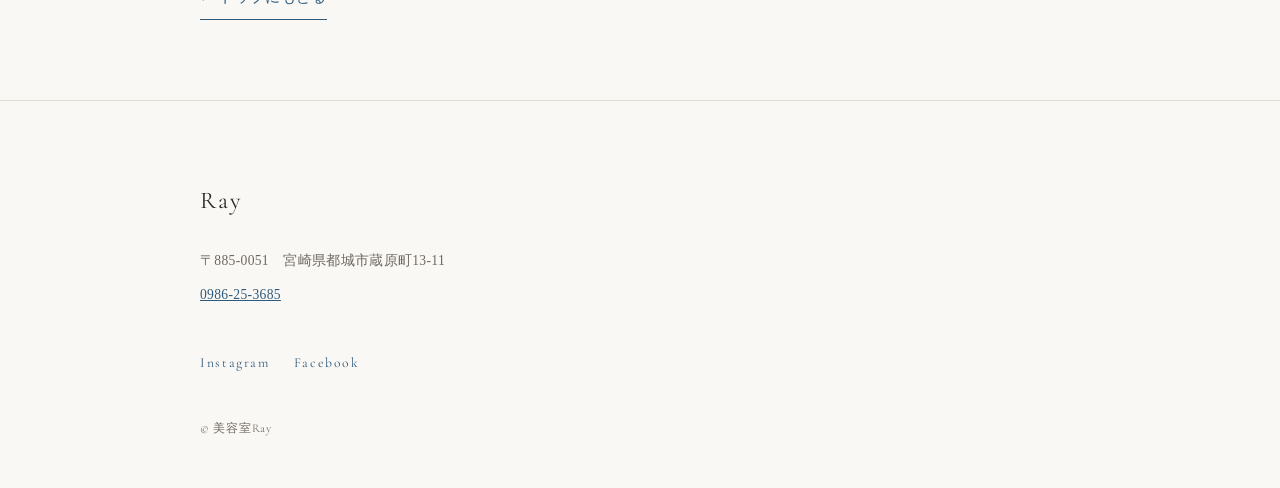
<file: v1/staff.html>
<!DOCTYPE html>
<html lang="ja">
<script>document.documentElement.className+=" js";</script>
<head>
<meta charset="UTF-8">
<meta name="viewport" content="width=device-width, initial-scale=1">
<meta name="robots" content="noindex">
<title>スタッフ｜美容室Ray</title>
<meta name="description" content="美容室Ray(宮崎県都城市蔵原町)のスタッフ紹介。オーナーのAkiをはじめ、スタイリスト、アイリスト、エステティシャンが在籍しています。">
<link rel="canonical" href="https://beauty-ray.com/staff.html">

<meta property="og:type" content="article">
<meta property="og:site_name" content="美容室Ray">
<meta property="og:title" content="スタッフ｜美容室Ray">
<meta property="og:description" content="美容室Ray(宮崎県都城市蔵原町)のスタッフ紹介です。">
<meta property="og:locale" content="ja_JP">

<link rel="preconnect" href="https://fonts.googleapis.com">
<link rel="preconnect" href="https://fonts.gstatic.com" crossorigin>
<link rel="stylesheet" href="https://fonts.googleapis.com/css2?family=Cormorant+Garamond:wght@400;500&display=swap">
<link rel="icon" href="favicon.svg" type="image/svg+xml">
<link rel="stylesheet" href="style.css?v=20261011b">
</head>
<body>

<a class="skip" href="#main">本文へスキップ</a>

<header class="site-header">
  <div class="wrap site-header__bar">
    <a class="brand" href="./">Ray<small>MIYAKONOJO</small></a>

    <button class="nav-toggle" type="button" id="navToggle"
            aria-expanded="false" aria-controls="siteNav">MENU</button>

    <nav class="site-nav" id="siteNav" aria-label="メインナビゲーション">
      <ul>
        <li><a href="./">Home</a></li>
        <li><a href="./#about">About</a></li>
        <li><a href="menu.html">Menu</a></li>
        <li><a href="staff.html" aria-current="page">Staff</a></li>
        <li><a href="products.html">Products</a></li>
        <li><a href="./#salon">Salon Info</a></li>
        <li><a href="./#access">Access</a></li>
        <li class="site-nav__cta"><a href="./#reservation">Reservation</a></li>
        <li class="site-nav__social">
          <a href="https://www.instagram.com/ray19961004" target="_blank" rel="noopener">
            <span class="vh">Instagram</span>
            <svg viewBox="0 0 24 24" aria-hidden="true" focusable="false">
              <rect x="2.6" y="2.6" width="18.8" height="18.8" rx="5.4" fill="none" stroke="currentColor" stroke-width="1.7"/>
              <circle cx="12" cy="12" r="4.2" fill="none" stroke="currentColor" stroke-width="1.7"/>
              <circle cx="17.4" cy="6.6" r="1.15" fill="currentColor"/>
            </svg>
          </a>
          <a href="https://www.facebook.com/Ray-426782200786898/" target="_blank" rel="noopener">
            <span class="vh">Facebook</span>
            <svg viewBox="0 0 24 24" aria-hidden="true" focusable="false">
              <circle cx="12" cy="12" r="9.4" fill="none" stroke="currentColor" stroke-width="1.7"/>
              <path d="M13.5 19v-6.2h2.05l.31-2.4H13.5V8.86c0-.7.19-1.17 1.19-1.17h1.27V5.54c-.22-.03-.98-.09-1.86-.09-1.84 0-3.1 1.12-3.1 3.19v1.76H8.93v2.4H11V19z" fill="currentColor"/>
            </svg>
          </a>
          <a href="tel:0986253685">
            <span class="vh">電話する</span>
            <svg viewBox="0 0 24 24" aria-hidden="true" focusable="false">
              <path d="M8.6 3.4 11 8.1l-2.3 1.9a11.5 11.5 0 0 0 4.3 4.3l1.9-2.3 4.7 2.4-1 3.4a1.6 1.6 0 0 1-1.8 1.1C10.1 17.7 6.3 13.9 4.9 6.2A1.6 1.6 0 0 1 6 4.4z"
                    fill="none" stroke="currentColor" stroke-width="1.7" stroke-linejoin="round"/>
            </svg>
          </a>
        </li>
      </ul>
    </nav>
  </div>
</header>

<main id="main">

  <div class="page-head wrap reveal">
    <h1 class="section__head"><span class="en">Staff</span><span class="vh">スタッフ</span></h1>
    <p>ヘアだけでなく、まつ毛もエステも脱毛も、女性スタッフだけでお受けしています。</p>
  </div>

  <div class="wrap reveal" style="padding-bottom:clamp(3rem,10vw,5rem)">

    <!-- 既存サイト(beauty-ray.com/スタッフ/)の名前・肩書き・写真をそのまま移したもの。
         肩書きは原典の語をそのまま使い、区切り記号を足さずに行で分けている。 -->
    <ul class="staff">
      <li>
        <img src="assets/staff-aki.webp" width="666" height="1000" loading="lazy" decoding="async"
             alt="美容室Rayのオーナー、Aki">
        <p class="staff__name">Aki</p>
        <p class="staff__role"><span>オーナー</span></p>
      </li>
      <li>
        <img src="assets/staff-yuko.webp" width="666" height="1000" loading="lazy" decoding="async"
             alt="美容室Rayのトップスタイリスト、Yuko">
        <p class="staff__name">Yuko</p>
        <p class="staff__role"><span>トップスタイリスト</span></p>
      </li>
      <li>
        <img src="assets/staff-sayaka.webp" width="666" height="1000" loading="lazy" decoding="async"
             alt="美容室Rayのスタイリスト・アイリスト、Sayaka">
        <p class="staff__name">Sayaka</p>
        <p class="staff__role"><span>スタイリスト</span><span>アイリスト</span></p>
      </li>
      <li>
        <img src="assets/staff-ayaka.webp" width="750" height="1000" loading="lazy" decoding="async"
             alt="美容室Rayのアシスタント、Ayaka">
        <p class="staff__name">Ayaka</p>
        <p class="staff__role"><span>アシスタント</span></p>
      </li>
      <li>
        <img src="assets/staff-miru.webp" width="666" height="1000" loading="lazy" decoding="async"
             alt="美容室Rayのアイリスト・エステティシャン・ビューティーアドバイザー、Miru">
        <p class="staff__name">Miru</p>
        <p class="staff__role"><span>アイリスト</span><span>エステティシャン</span><span>ビューティーアドバイザー</span></p>
      </li>
    </ul>

    <p class="note">ご指名のご希望もお電話で承っています。</p>

    <p class="tel-block">
      <a class="tel-big" href="tel:0986253685">
        <span class="num">0986-25-3685</span>
        <span class="hours">受付 9:00〜19:00／定休 月曜・第3日曜</span>
      </a>
    </p>

    <a class="back-link" href="./">トップにもどる</a>
  </div>

</main>

<footer class="site-footer">
  <div class="wrap">
    <p class="brand" style="display:block">Ray</p>
    <address>
      <p class="addr-line">〒885-0051　宮崎県都城市蔵原町13-11</p>
      <a class="addr-tel" href="tel:0986253685">0986-25-3685</a>
    </address>

    <ul class="sns">
      <li><a href="https://www.instagram.com/ray19961004" target="_blank" rel="noopener">Instagram</a></li>
      <li><a href="https://www.facebook.com/Ray-426782200786898/" target="_blank" rel="noopener">Facebook</a></li>
    </ul>

    <p class="copyright">&copy; 美容室Ray</p>
  </div>
</footer>

<div class="callbar">
  <a href="tel:0986253685">電話で予約する<span class="num">0986-25-3685</span></a>
</div>

<script>
(function () {
  var btn = document.getElementById('navToggle');
  var nav = document.getElementById('siteNav');
  if (!btn || !nav) return;

  btn.addEventListener('click', function () {
    var open = nav.classList.toggle('is-open');
    btn.setAttribute('aria-expanded', String(open));
    btn.textContent = open ? 'CLOSE' : 'MENU';
  });

  nav.addEventListener('click', function (e) {
    if (e.target.closest('a') && nav.classList.contains('is-open')) {
      nav.classList.remove('is-open');
      btn.setAttribute('aria-expanded', 'false');
      btn.textContent = 'MENU';
    }
  });

  // スクロールで要素を出す (3サイト共通の型)。
  // JSが無い/動かない環境では .js が付かないので、最初から見えたままになる。
  var targets = document.querySelectorAll('.reveal');
  if (!('IntersectionObserver' in window) ||
      window.matchMedia('(prefers-reduced-motion: reduce)').matches) {
    Array.prototype.forEach.call(targets, function (el) { el.classList.add('is-in'); });
  } else {
    var io = new IntersectionObserver(function (entries) {
      entries.forEach(function (e) {
        if (e.isIntersecting) {
          e.target.classList.add('is-in');
          io.unobserve(e.target);
        }
      });
    }, { rootMargin: '0px 0px -12% 0px', threshold: 0.05 });
    Array.prototype.forEach.call(targets, function (el) { io.observe(el); });
  }
})();
</script>

</body>
</html>
</file>
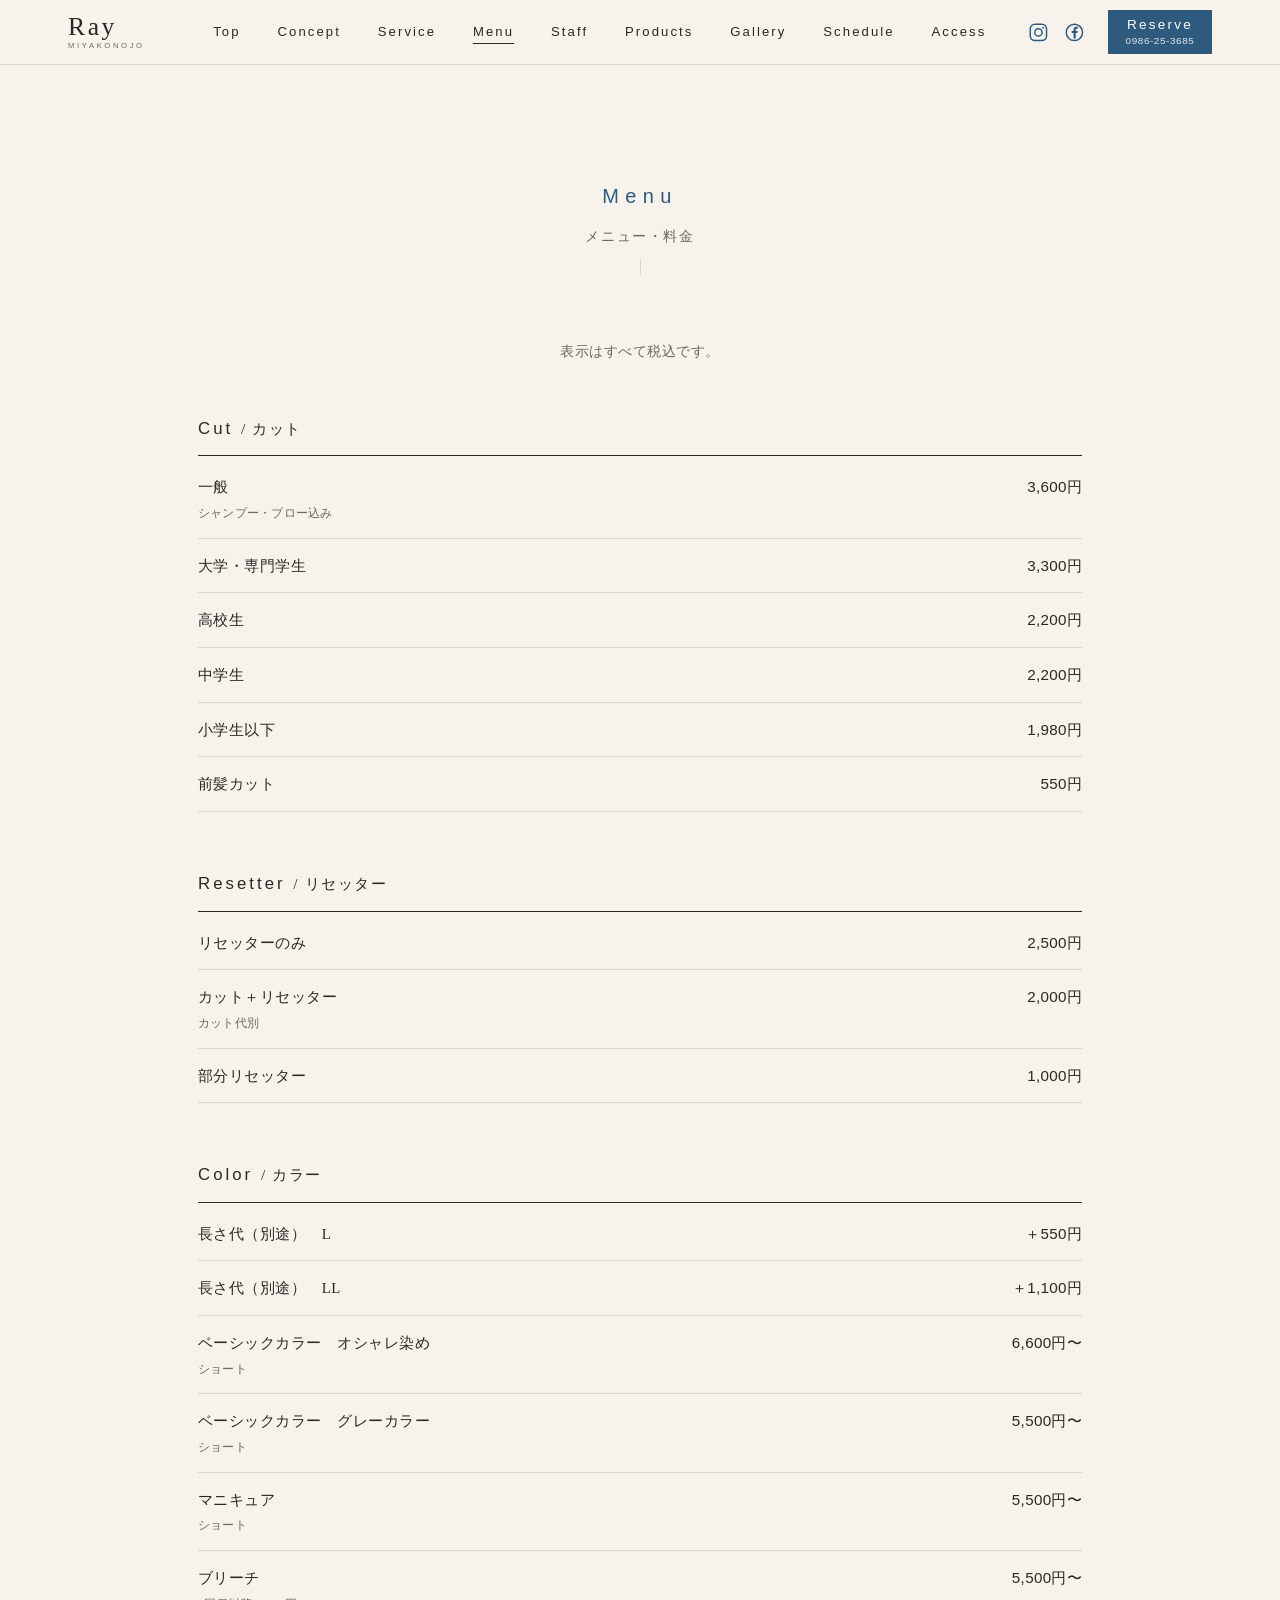
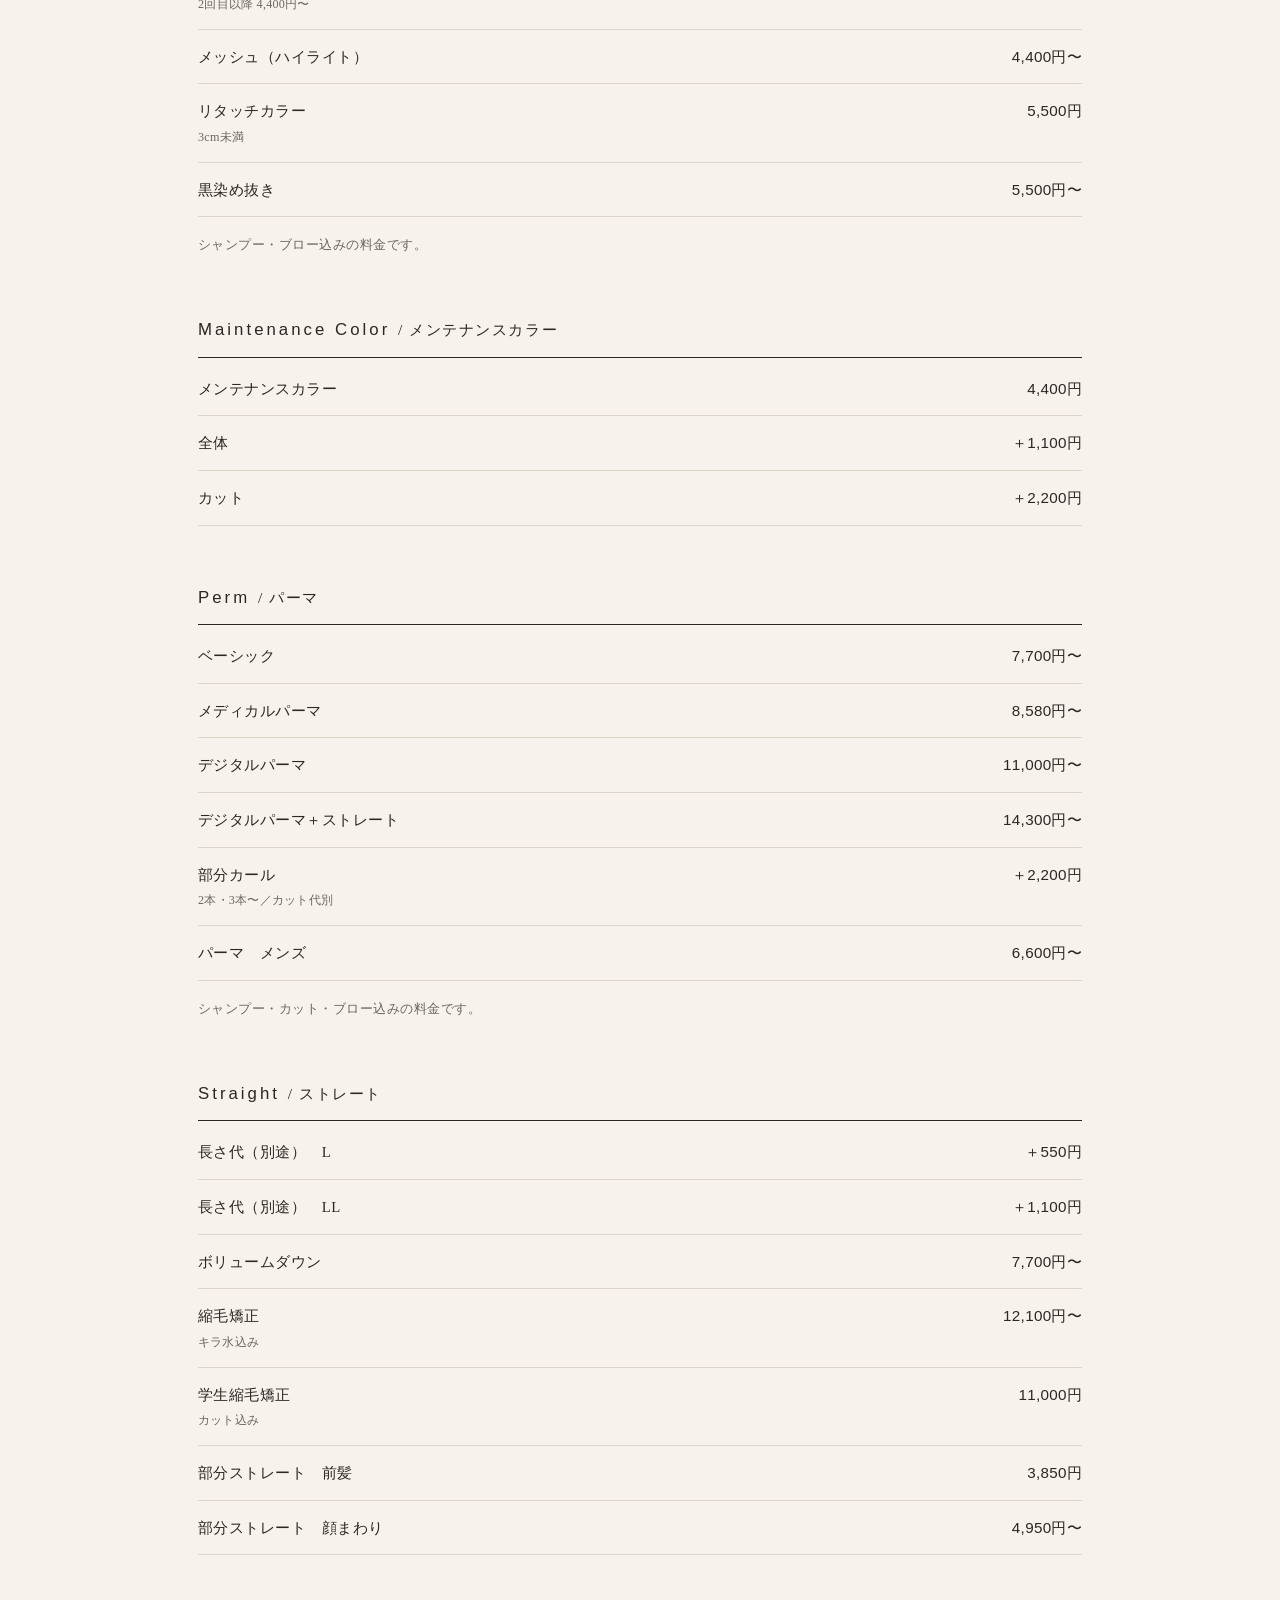
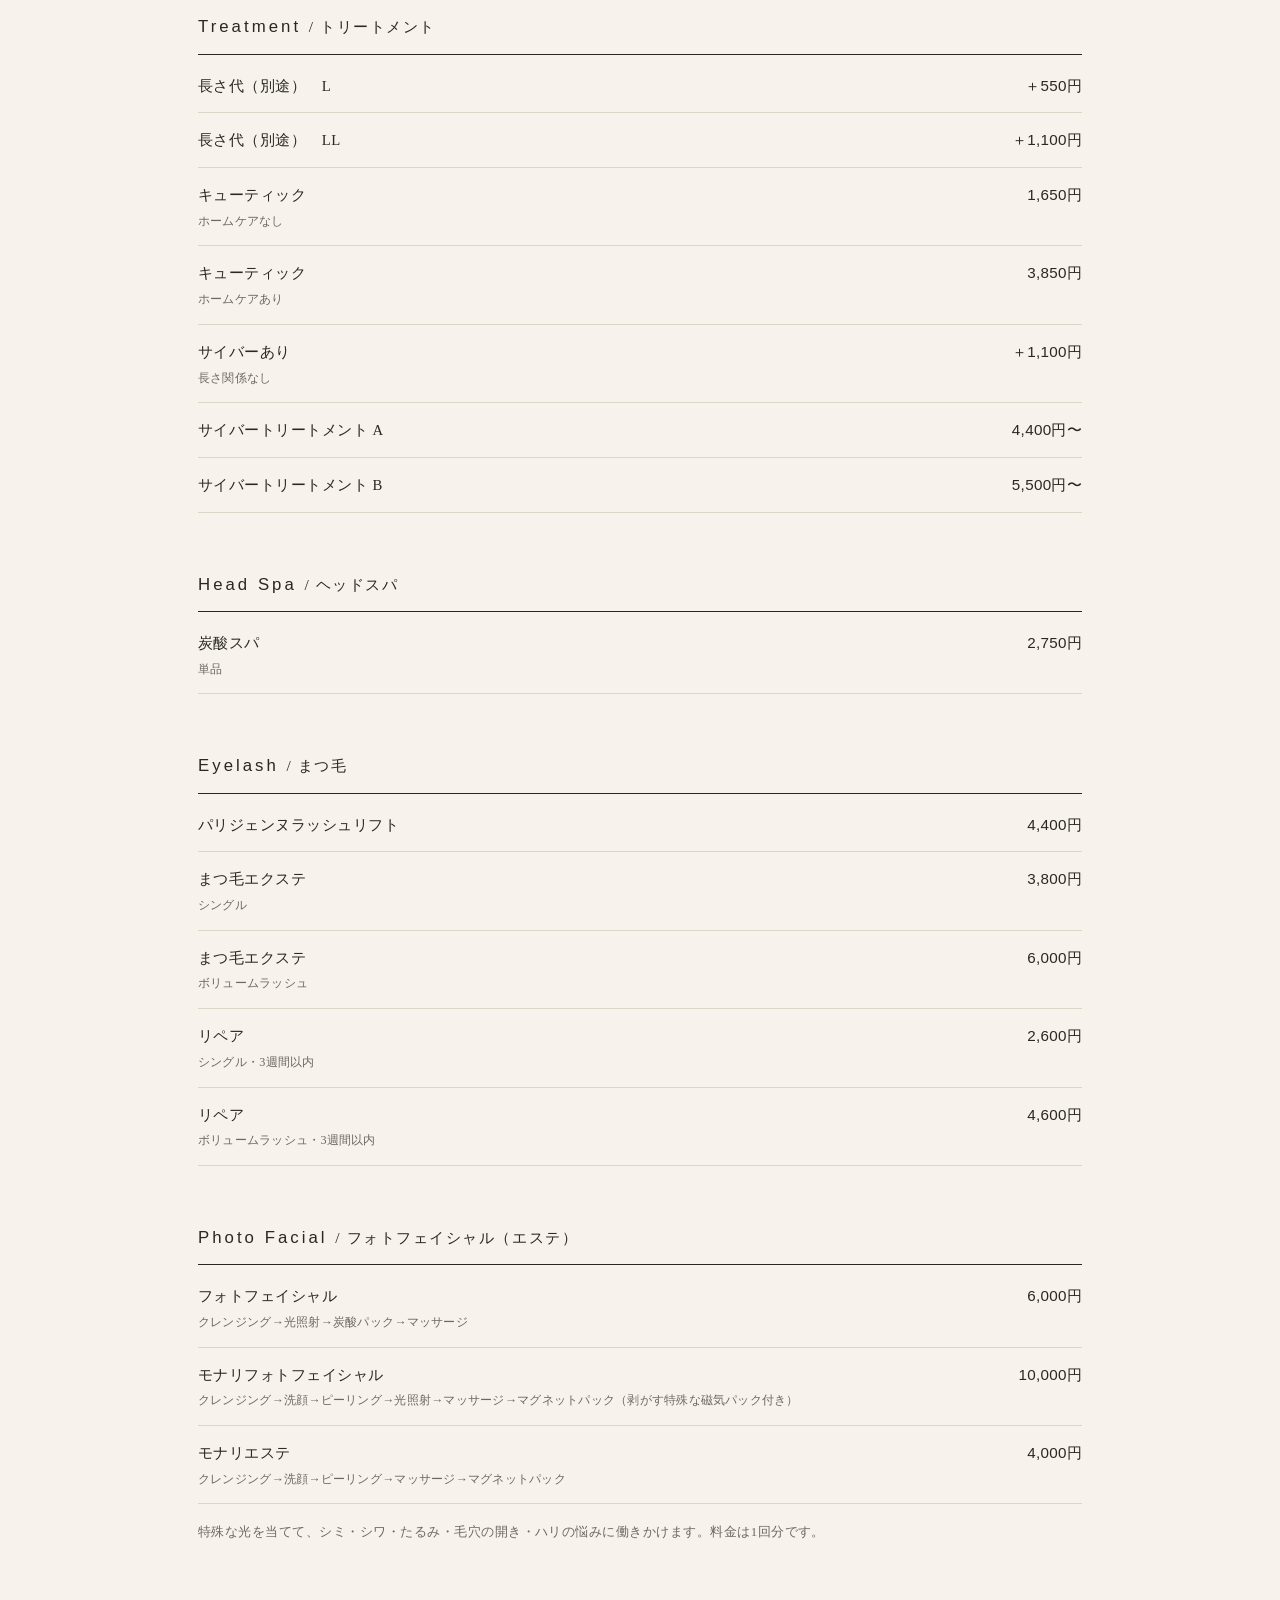
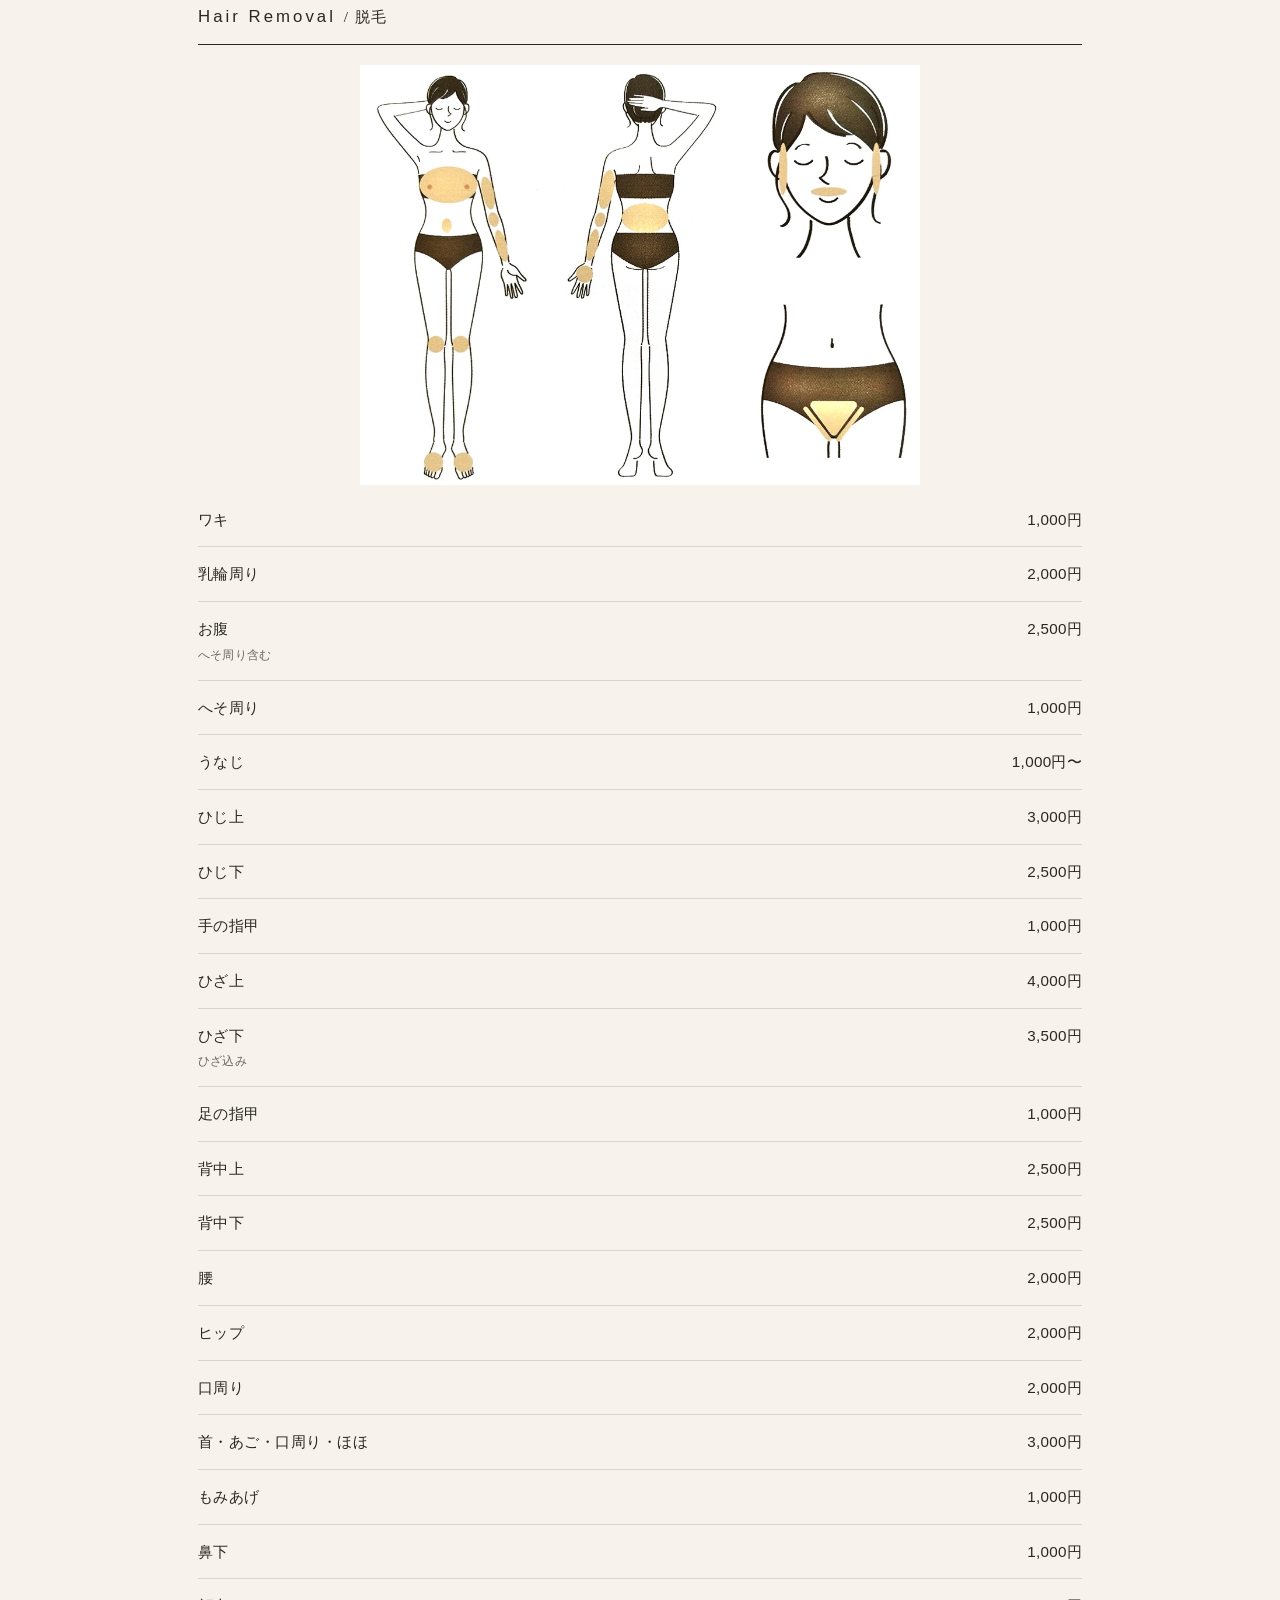
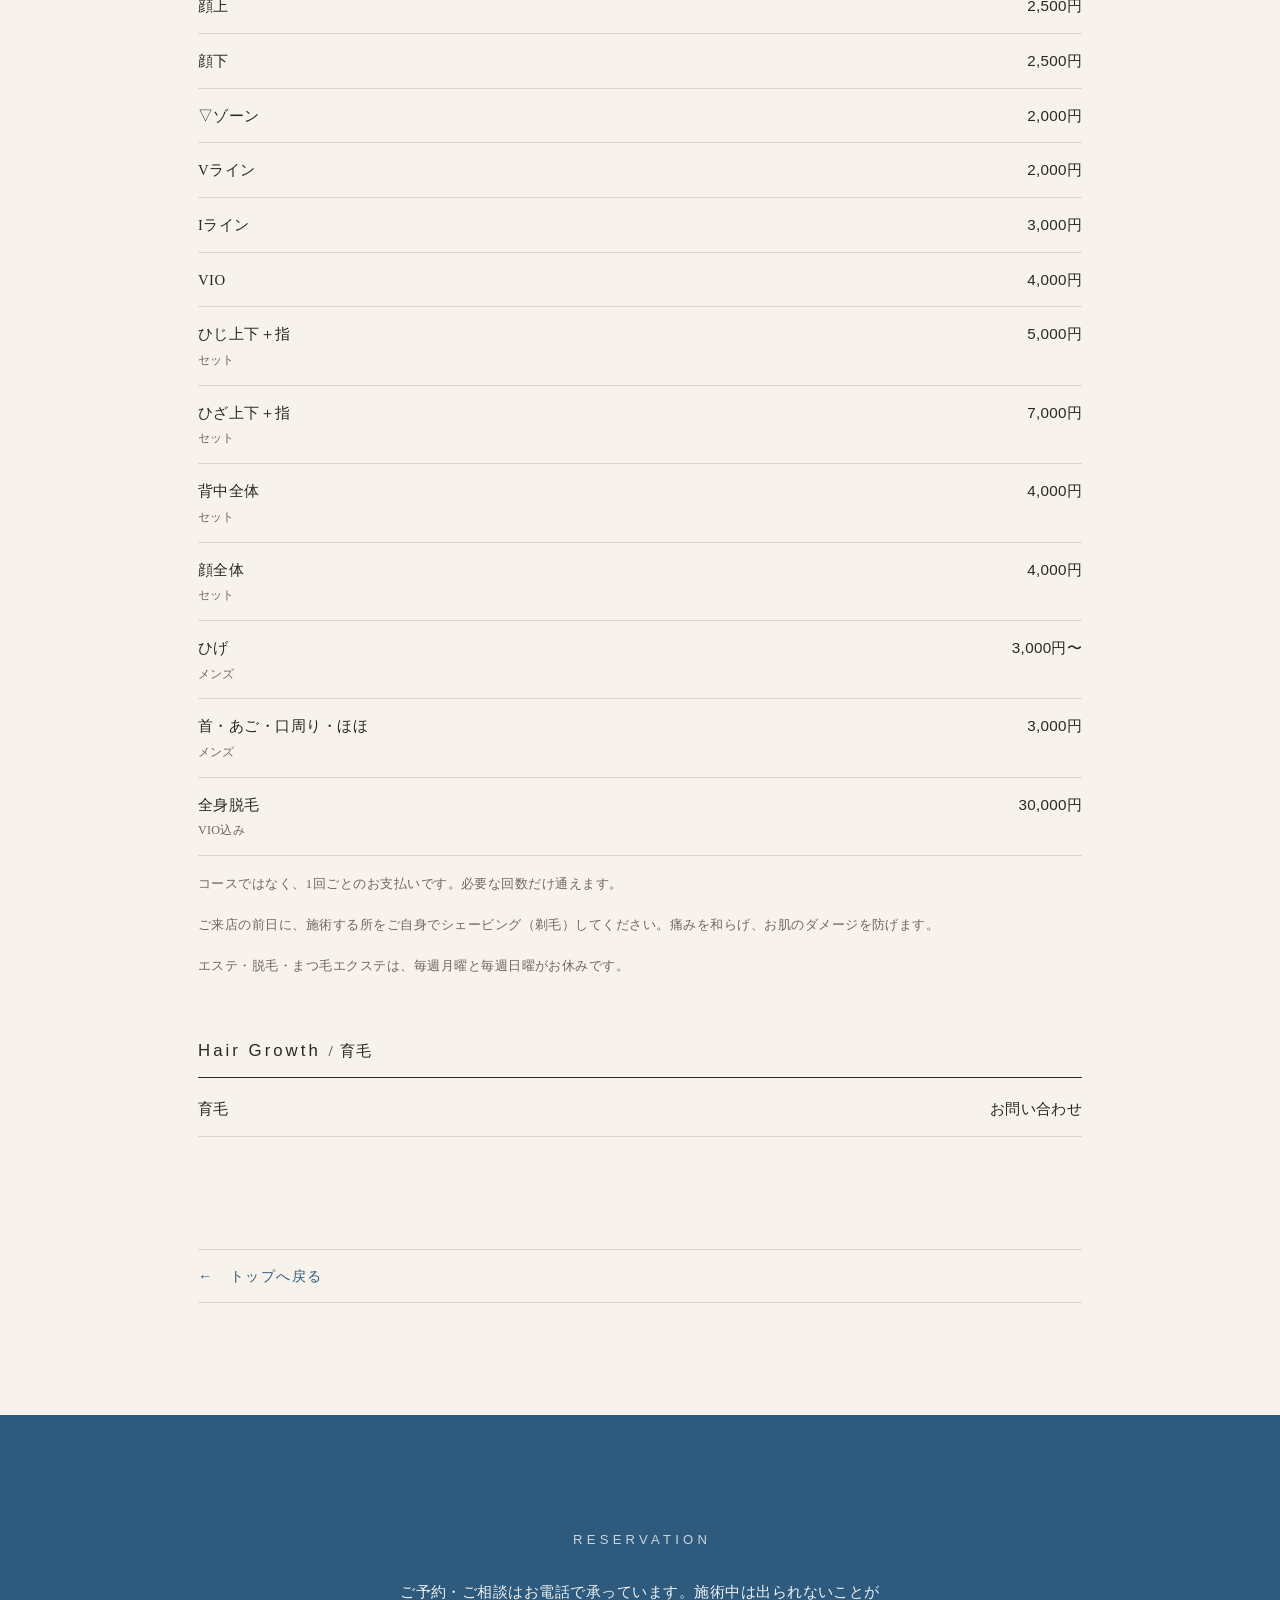
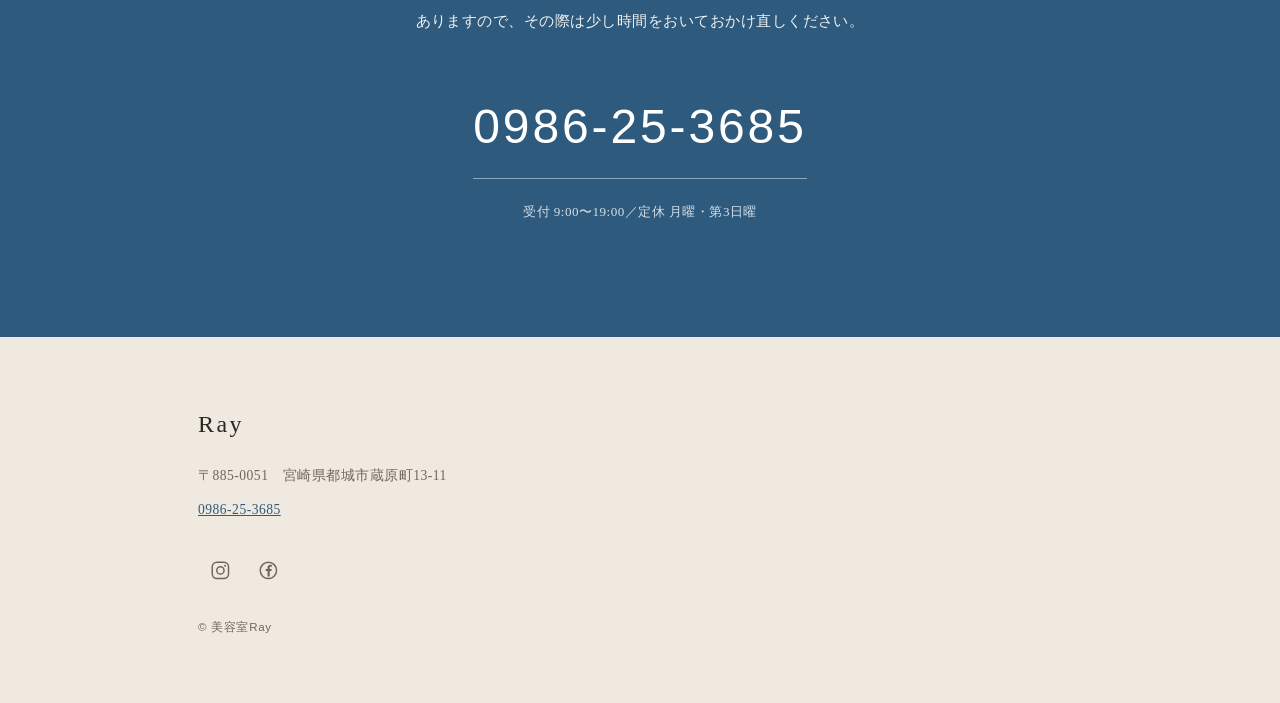
<file: v2/menu.html>
<!DOCTYPE html>
<html lang="ja">
<head>
<script>document.documentElement.className+=" js";</script>
<meta charset="UTF-8">
<meta name="viewport" content="width=device-width, initial-scale=1">
<title>メニュー・料金｜美容室Ray</title>
<meta name="description" content="カット、カラー、パーマからエステ、脱毛、育毛まで、美容室Rayのメニュー・料金をご案内します。">
<meta name="robots" content="noindex">
<link rel="icon" href="favicon.svg" type="image/svg+xml">
<link rel="stylesheet" href="style.css?v=20261115g">
</head>
<body>

<a class="skip" href="#main">本文へスキップ</a>

<header class="hd">
  <div class="hd__bar">
    <a class="hd__logo" href="./">Ray<span>MIYAKONOJO</span></a>

    <button class="hd__toggle" type="button" id="navToggle" aria-expanded="false" aria-controls="siteNav">
      <span class="vh">メニューを開く</span><i></i><i></i>
    </button>

    <nav class="hd__nav" id="siteNav" aria-label="メインナビゲーション">
      <ul>
        <li><a href="./">Top</a></li>
        <li><a href="./#concept">Concept</a></li>
        <li><a href="./#service">Service</a></li>
        <li><a href="menu.html" aria-current="page">Menu</a></li>
        <li><a href="staff.html">Staff</a></li>
        <li><a href="products.html">Products</a></li>
        <li><a href="./#gallery">Gallery</a></li>
        <li><a href="./#news">Schedule</a></li>
        <li><a href="./#access">Access</a></li>
      </ul>
    </nav>

    <!-- 2026-11-12 本人の頼み:予約の電話の隣に、Instagram・Facebook へ飛ぶアイコン(フッターと同じ自作のSVG) -->
    <ul class="hd__sns">
      <li><a href="https://www.instagram.com/ray19961004" target="_blank" rel="noopener">
        <span class="vh">Instagram</span>
        <svg viewBox="0 0 24 24" aria-hidden="true" focusable="false">
          <rect x="2.6" y="2.6" width="18.8" height="18.8" rx="5.4" fill="none" stroke="currentColor" stroke-width="1.7"/>
          <circle cx="12" cy="12" r="4.2" fill="none" stroke="currentColor" stroke-width="1.7"/>
          <circle cx="17.4" cy="6.6" r="1.15" fill="currentColor"/>
        </svg></a></li>
      <li><a href="https://www.facebook.com/Ray-426782200786898/" target="_blank" rel="noopener">
        <span class="vh">Facebook</span>
        <svg viewBox="0 0 24 24" aria-hidden="true" focusable="false">
          <circle cx="12" cy="12" r="9.4" fill="none" stroke="currentColor" stroke-width="1.7"/>
          <path d="M13.5 19v-6.2h2.05l.31-2.4H13.5V8.86c0-.7.19-1.17 1.19-1.17h1.27V5.54c-.22-.03-.98-.09-1.86-.09-1.84 0-3.1 1.12-3.1 3.19v1.76H8.93v2.4H11V19z" fill="currentColor"/>
        </svg></a></li>
    </ul>

    <a class="hd__cta" href="tel:0986253685">Reserve<span>0986-25-3685</span></a>
  </div>

  <nav class="hd__quick" aria-label="主要ページ">
    <ul>
      <li><a href="./">Top</a></li>
      <li><a href="menu.html" aria-current="page">Menu</a></li>
      <li><a href="staff.html">Staff</a></li>
      <li><a href="products.html">Products</a></li>
      <li><a href="./#access">Access</a></li>
    </ul>
  </nav>
</header>

<main id="main">

  <section class="sec" id="menu">
    <h1 class="sec__heading"><span>Menu</span><span class="sec__heading-ja">メニュー・料金</span></h1>
    <div class="sec__body">
      <p class="sec__note reveal">表示はすべて税込です。</p>

      <div class="price reveal" id="cut">
        <h2>Cut <span class="price__ja">/ カット</span></h2>
        <dl>
          <div><dt>一般<span>シャンプー・ブロー込み</span></dt><dd>3,600円</dd></div>
          <div><dt>大学・専門学生</dt><dd>3,300円</dd></div>
          <div><dt>高校生</dt><dd>2,200円</dd></div>
          <div><dt>中学生</dt><dd>2,200円</dd></div>
          <div><dt>小学生以下</dt><dd>1,980円</dd></div>
          <div><dt>前髪カット</dt><dd>550円</dd></div>
        </dl>
      </div>

      <!-- Cut の後は、店の紙のメニュー表の順 (2026-11-11 本人が写真を送った順):
           リセッター → カラー → メンテナンスカラー → パーマ → ストレート → トリートメント → ヘッドスパ → まつ毛。
           その後は、エステの冊子(全身脱毛／フォトフェイシャル)のページ順: フォトフェイシャル → 全身脱毛。
           育毛はどの資料にも料金が無いので、お問い合わせのまま最後に残す。 -->
      <div class="price reveal" id="resetter">
        <h2>Resetter <span class="price__ja">/ リセッター</span></h2>
        <dl>
          <div><dt>リセッターのみ</dt><dd>2,500円</dd></div>
          <div><dt>カット＋リセッター<span>カット代別</span></dt><dd>2,000円</dd></div>
          <div><dt>部分リセッター</dt><dd>1,000円</dd></div>
        </dl>
      </div>

      <div class="price reveal" id="color">
        <h2>Color <span class="price__ja">/ カラー</span></h2>
        <dl>
          <div><dt>長さ代（別途）　L</dt><dd>＋550円</dd></div>
          <div><dt>長さ代（別途）　LL</dt><dd>＋1,100円</dd></div>
          <div><dt>ベーシックカラー　オシャレ染め<span>ショート</span></dt><dd>6,600円〜</dd></div>
          <div><dt>ベーシックカラー　グレーカラー<span>ショート</span></dt><dd>5,500円〜</dd></div>
          <div><dt>マニキュア<span>ショート</span></dt><dd>5,500円〜</dd></div>
          <div><dt>ブリーチ<span>2回目以降 4,400円〜</span></dt><dd>5,500円〜</dd></div>
          <div><dt>メッシュ（ハイライト）</dt><dd>4,400円〜</dd></div>
          <div><dt>リタッチカラー<span>3cm未満</span></dt><dd>5,500円</dd></div>
          <div><dt>黒染め抜き</dt><dd>5,500円〜</dd></div>
        </dl>
        <p class="price__note">シャンプー・ブロー込みの料金です。</p>
      </div>

      <div class="price reveal" id="maintenance-color">
        <h2>Maintenance Color <span class="price__ja">/ メンテナンスカラー</span></h2>
        <dl>
          <div><dt>メンテナンスカラー</dt><dd>4,400円</dd></div>
          <div><dt>全体</dt><dd>＋1,100円</dd></div>
          <div><dt>カット</dt><dd>＋2,200円</dd></div>
        </dl>
      </div>

      <div class="price reveal" id="perm">
        <h2>Perm <span class="price__ja">/ パーマ</span></h2>
        <dl>
          <div><dt>ベーシック</dt><dd>7,700円〜</dd></div>
          <div><dt>メディカルパーマ</dt><dd>8,580円〜</dd></div>
          <div><dt>デジタルパーマ</dt><dd>11,000円〜</dd></div>
          <div><dt>デジタルパーマ＋ストレート</dt><dd>14,300円〜</dd></div>
          <div><dt>部分カール<span>2本・3本〜／カット代別</span></dt><dd>＋2,200円</dd></div>
          <div><dt>パーマ　メンズ</dt><dd>6,600円〜</dd></div>
        </dl>
        <p class="price__note">シャンプー・カット・ブロー込みの料金です。</p>
      </div>

      <div class="price reveal" id="straight">
        <h2>Straight <span class="price__ja">/ ストレート</span></h2>
        <dl>
          <div><dt>長さ代（別途）　L</dt><dd>＋550円</dd></div>
          <div><dt>長さ代（別途）　LL</dt><dd>＋1,100円</dd></div>
          <div><dt>ボリュームダウン</dt><dd>7,700円〜</dd></div>
          <div><dt>縮毛矯正<span>キラ水込み</span></dt><dd>12,100円〜</dd></div>
          <div><dt>学生縮毛矯正<span>カット込み</span></dt><dd>11,000円</dd></div>
          <div><dt>部分ストレート　前髪</dt><dd>3,850円</dd></div>
          <div><dt>部分ストレート　顔まわり</dt><dd>4,950円〜</dd></div>
        </dl>
      </div>

      <div class="price reveal" id="treatment">
        <h2>Treatment <span class="price__ja">/ トリートメント</span></h2>
        <dl>
          <div><dt>長さ代（別途）　L</dt><dd>＋550円</dd></div>
          <div><dt>長さ代（別途）　LL</dt><dd>＋1,100円</dd></div>
          <div><dt>キューティック<span>ホームケアなし</span></dt><dd>1,650円</dd></div>
          <div><dt>キューティック<span>ホームケアあり</span></dt><dd>3,850円</dd></div>
          <div><dt>サイバーあり<span>長さ関係なし</span></dt><dd>＋1,100円</dd></div>
          <div><dt>サイバートリートメント A</dt><dd>4,400円〜</dd></div>
          <div><dt>サイバートリートメント B</dt><dd>5,500円〜</dd></div>
        </dl>
      </div>

      <div class="price reveal" id="head-spa">
        <h2>Head Spa <span class="price__ja">/ ヘッドスパ</span></h2>
        <dl>
          <div><dt>炭酸スパ<span>単品</span></dt><dd>2,750円</dd></div>
        </dl>
      </div>

      <div class="price reveal" id="eyelash">
        <h2>Eyelash <span class="price__ja">/ まつ毛</span></h2>
        <dl>
          <div><dt>パリジェンヌラッシュリフト</dt><dd>4,400円</dd></div>
          <div><dt>まつ毛エクステ<span>シングル</span></dt><dd>3,800円</dd></div>
          <div><dt>まつ毛エクステ<span>ボリュームラッシュ</span></dt><dd>6,000円</dd></div>
          <div><dt>リペア<span>シングル・3週間以内</span></dt><dd>2,600円</dd></div>
          <div><dt>リペア<span>ボリュームラッシュ・3週間以内</span></dt><dd>4,600円</dd></div>
        </dl>
      </div>

      <div class="price reveal" id="photo-facial">
        <h2>Photo Facial <span class="price__ja">/ フォトフェイシャル（エステ）</span></h2>
        <dl>
          <div><dt>フォトフェイシャル<span>クレンジング→光照射→炭酸パック→マッサージ</span></dt><dd>6,000円</dd></div>
          <div><dt>モナリフォトフェイシャル<span>クレンジング→洗顔→ピーリング→光照射→マッサージ→マグネットパック（剥がす特殊な磁気パック付き）</span></dt><dd>10,000円</dd></div>
          <div><dt>モナリエステ<span>クレンジング→洗顔→ピーリング→マッサージ→マグネットパック</span></dt><dd>4,000円</dd></div>
        </dl>
        <p class="price__note">特殊な光を当てて、シミ・シワ・たるみ・毛穴の開き・ハリの悩みに働きかけます。料金は1回分です。</p>
      </div>

      <div class="price reveal" id="hair-removal">
        <h2>Hair Removal <span class="price__ja">/ 脱毛</span></h2>
        <!-- 2026-11-13 本人の頼み:全身脱毛の部位のイラスト(店頭のチラシ)は、トップではなくこのページで出す -->
        <figure class="price__fig">
          <img src="assets/hair-removal-body.webp" width="960" height="720" loading="lazy" decoding="async"
               alt="全身脱毛で施術できる部位のイラスト。顔・腕・胸・お腹・背中・ひざ・足の指・VIO">
        </figure>
        <dl>
          <div><dt>ワキ</dt><dd>1,000円</dd></div>
          <div><dt>乳輪周り</dt><dd>2,000円</dd></div>
          <div><dt>お腹<span>へそ周り含む</span></dt><dd>2,500円</dd></div>
          <div><dt>へそ周り</dt><dd>1,000円</dd></div>
          <div><dt>うなじ</dt><dd>1,000円〜</dd></div>
          <div><dt>ひじ上</dt><dd>3,000円</dd></div>
          <div><dt>ひじ下</dt><dd>2,500円</dd></div>
          <div><dt>手の指甲</dt><dd>1,000円</dd></div>
          <div><dt>ひざ上</dt><dd>4,000円</dd></div>
          <div><dt>ひざ下<span>ひざ込み</span></dt><dd>3,500円</dd></div>
          <div><dt>足の指甲</dt><dd>1,000円</dd></div>
          <div><dt>背中上</dt><dd>2,500円</dd></div>
          <div><dt>背中下</dt><dd>2,500円</dd></div>
          <div><dt>腰</dt><dd>2,000円</dd></div>
          <div><dt>ヒップ</dt><dd>2,000円</dd></div>
          <div><dt>口周り</dt><dd>2,000円</dd></div>
          <div><dt>首・あご・口周り・ほほ</dt><dd>3,000円</dd></div>
          <div><dt>もみあげ</dt><dd>1,000円</dd></div>
          <div><dt>鼻下</dt><dd>1,000円</dd></div>
          <div><dt>顔上</dt><dd>2,500円</dd></div>
          <div><dt>顔下</dt><dd>2,500円</dd></div>
          <div><dt>▽ゾーン</dt><dd>2,000円</dd></div>
          <div><dt>Vライン</dt><dd>2,000円</dd></div>
          <div><dt>Iライン</dt><dd>3,000円</dd></div>
          <div><dt>VIO</dt><dd>4,000円</dd></div>
          <div><dt>ひじ上下＋指<span>セット</span></dt><dd>5,000円</dd></div>
          <div><dt>ひざ上下＋指<span>セット</span></dt><dd>7,000円</dd></div>
          <div><dt>背中全体<span>セット</span></dt><dd>4,000円</dd></div>
          <div><dt>顔全体<span>セット</span></dt><dd>4,000円</dd></div>
          <div><dt>ひげ<span>メンズ</span></dt><dd>3,000円〜</dd></div>
          <div><dt>首・あご・口周り・ほほ<span>メンズ</span></dt><dd>3,000円</dd></div>
          <div><dt>全身脱毛<span>VIO込み</span></dt><dd>30,000円</dd></div>
        </dl>
        <p class="price__note">コースではなく、1回ごとのお支払いです。必要な回数だけ通えます。</p>
        <p class="price__note">ご来店の前日に、施術する所をご自身でシェービング（剃毛）してください。痛みを和らげ、お肌のダメージを防げます。</p>
        <p class="price__note">エステ・脱毛・まつ毛エクステは、毎週月曜と毎週日曜がお休みです。</p>
      </div>

      <div class="price reveal" id="hair-growth">
        <h2>Hair Growth <span class="price__ja">/ 育毛</span></h2>
        <dl>
          <div><dt>育毛</dt><dd>お問い合わせ</dd></div>
        </dl>
      </div>
    </div>
  </section>

  <div class="sec__back sec__body"><a class="sec__more sec__more--back" href="./"><span aria-hidden="true">←</span><span>トップへ戻る</span></a></div>

  <section class="sec sec--res" id="reservation">
    <div class="res">
      <p class="res__en">Reservation</p>
      <p class="res__txt">ご予約・ご相談はお電話で承っています。施術中は出られないことがありますので、その際は少し時間をおいておかけ直しください。</p>
      <a class="res__tel" href="tel:0986253685">0986-25-3685</a>
      <p class="res__hours">受付 9:00〜19:00／定休 月曜・第3日曜</p>
    </div>
  </section>

</main>

<footer class="ft">
  <div class="ft__inner">
    <p class="ft__logo">Ray</p>
    <address>
      <p>〒885-0051　宮崎県都城市蔵原町13-11</p>
      <a href="tel:0986253685">0986-25-3685</a>
    </address>
    <ul class="ft__sns">
      <li><a href="https://www.instagram.com/ray19961004" target="_blank" rel="noopener">
        <span class="vh">Instagram</span>
        <svg viewBox="0 0 24 24" aria-hidden="true" focusable="false">
          <rect x="2.6" y="2.6" width="18.8" height="18.8" rx="5.4" fill="none" stroke="currentColor" stroke-width="1.7"/>
          <circle cx="12" cy="12" r="4.2" fill="none" stroke="currentColor" stroke-width="1.7"/>
          <circle cx="17.4" cy="6.6" r="1.15" fill="currentColor"/>
        </svg></a></li>
      <li><a href="https://www.facebook.com/Ray-426782200786898/" target="_blank" rel="noopener">
        <span class="vh">Facebook</span>
        <svg viewBox="0 0 24 24" aria-hidden="true" focusable="false">
          <circle cx="12" cy="12" r="9.4" fill="none" stroke="currentColor" stroke-width="1.7"/>
          <path d="M13.5 19v-6.2h2.05l.31-2.4H13.5V8.86c0-.7.19-1.17 1.19-1.17h1.27V5.54c-.22-.03-.98-.09-1.86-.09-1.84 0-3.1 1.12-3.1 3.19v1.76H8.93v2.4H11V19z" fill="currentColor"/>
        </svg></a></li>
    </ul>
    <p class="ft__copy">&copy; 美容室Ray</p>
  </div>
</footer>

<div class="callbar">
  <a href="tel:0986253685">電話で予約する<span>0986-25-3685</span></a>
</div>

<script>
(function () {
  var btn = document.getElementById('navToggle');
  var nav = document.getElementById('siteNav');
  if (btn && nav) {
    btn.addEventListener('click', function () {
      var open = nav.classList.toggle('is-open');
      btn.classList.toggle('is-open', open);
      btn.setAttribute('aria-expanded', String(open));
    });
    nav.addEventListener('click', function (e) {
      if (e.target.closest('a')) {
        nav.classList.remove('is-open');
        btn.classList.remove('is-open');
        btn.setAttribute('aria-expanded', 'false');
      }
    });
  }

  // スクロールで要素を出す
  var targets = document.querySelectorAll('.reveal');
  if (!('IntersectionObserver' in window) ||
      window.matchMedia('(prefers-reduced-motion: reduce)').matches) {
    Array.prototype.forEach.call(targets, function (el) { el.classList.add('is-in'); });
  } else {
    var io = new IntersectionObserver(function (es) {
      es.forEach(function (e) {
        if (e.isIntersecting) { e.target.classList.add('is-in'); io.unobserve(e.target); }
      });
    }, { rootMargin: '0px 0px -10% 0px', threshold: 0.05 });
    Array.prototype.forEach.call(targets, function (el) { io.observe(el); });
  }
})();
</script>

</body>
</html>
</file>
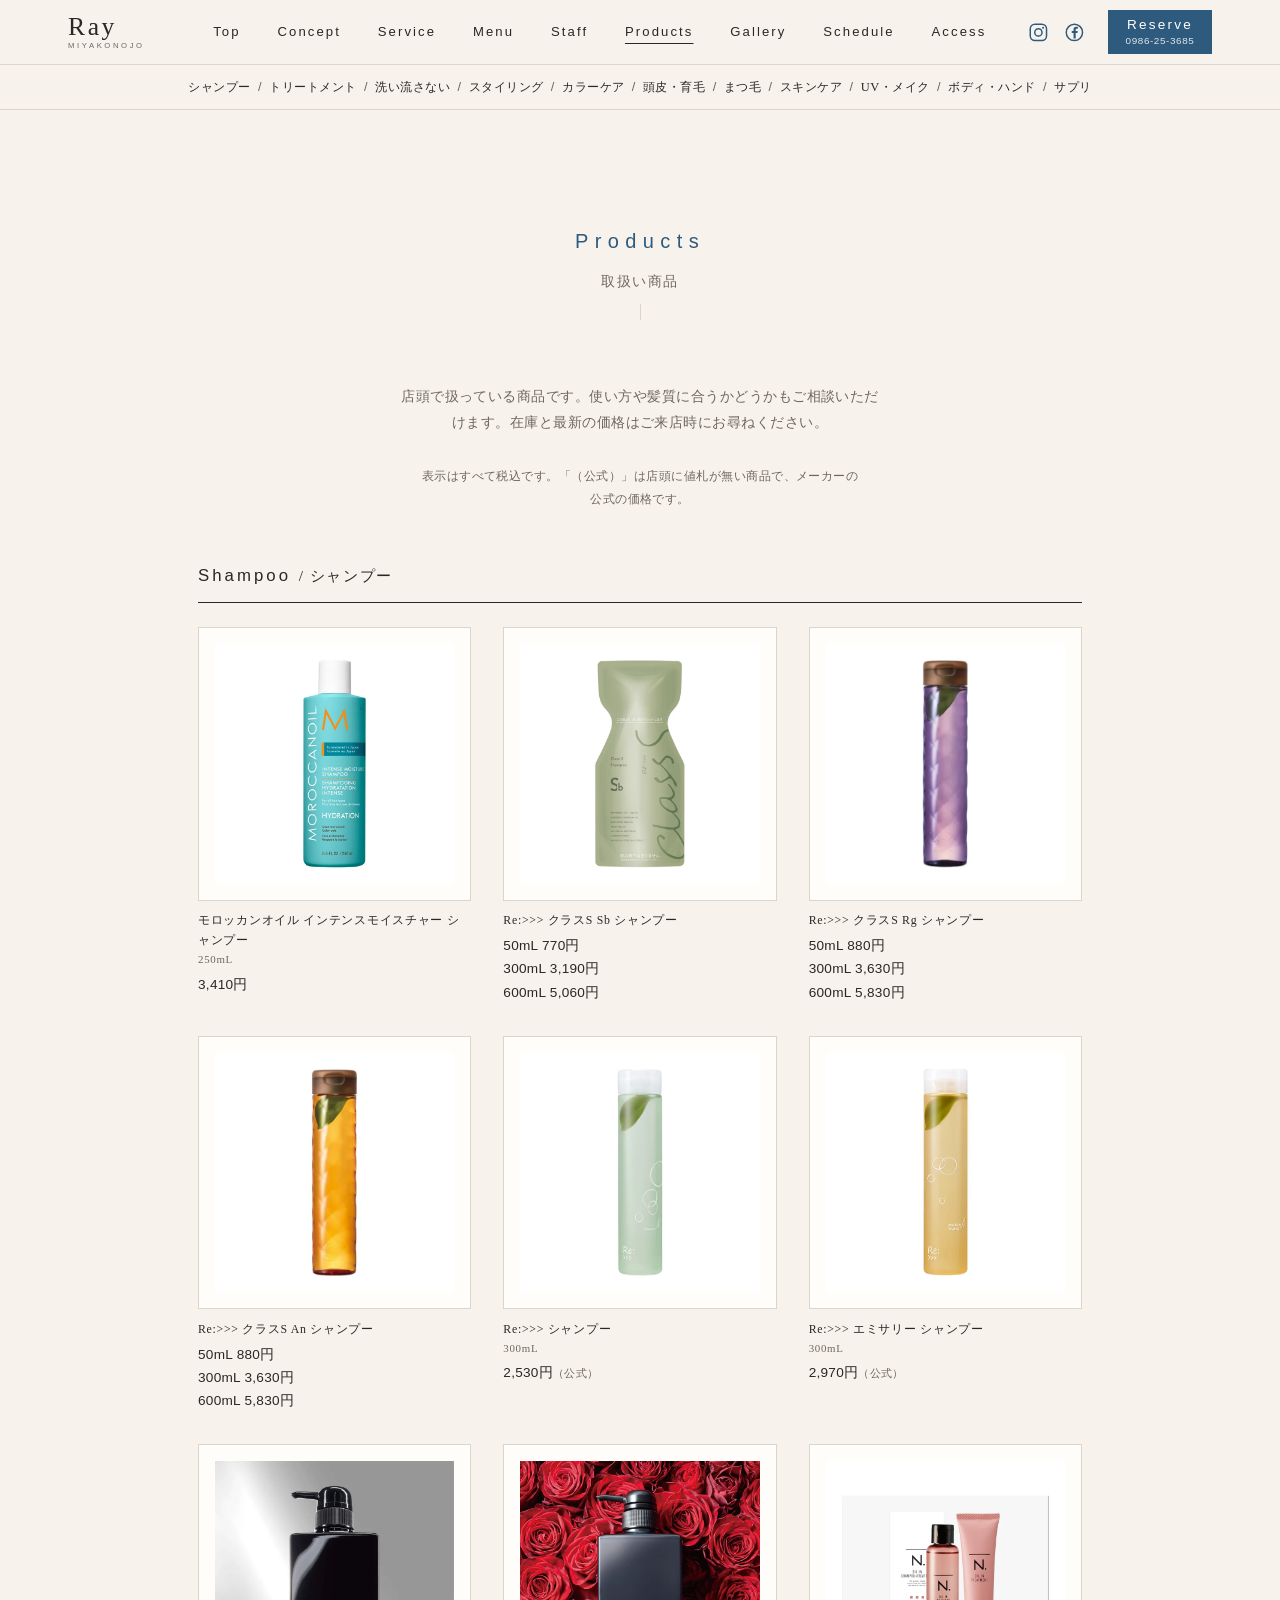
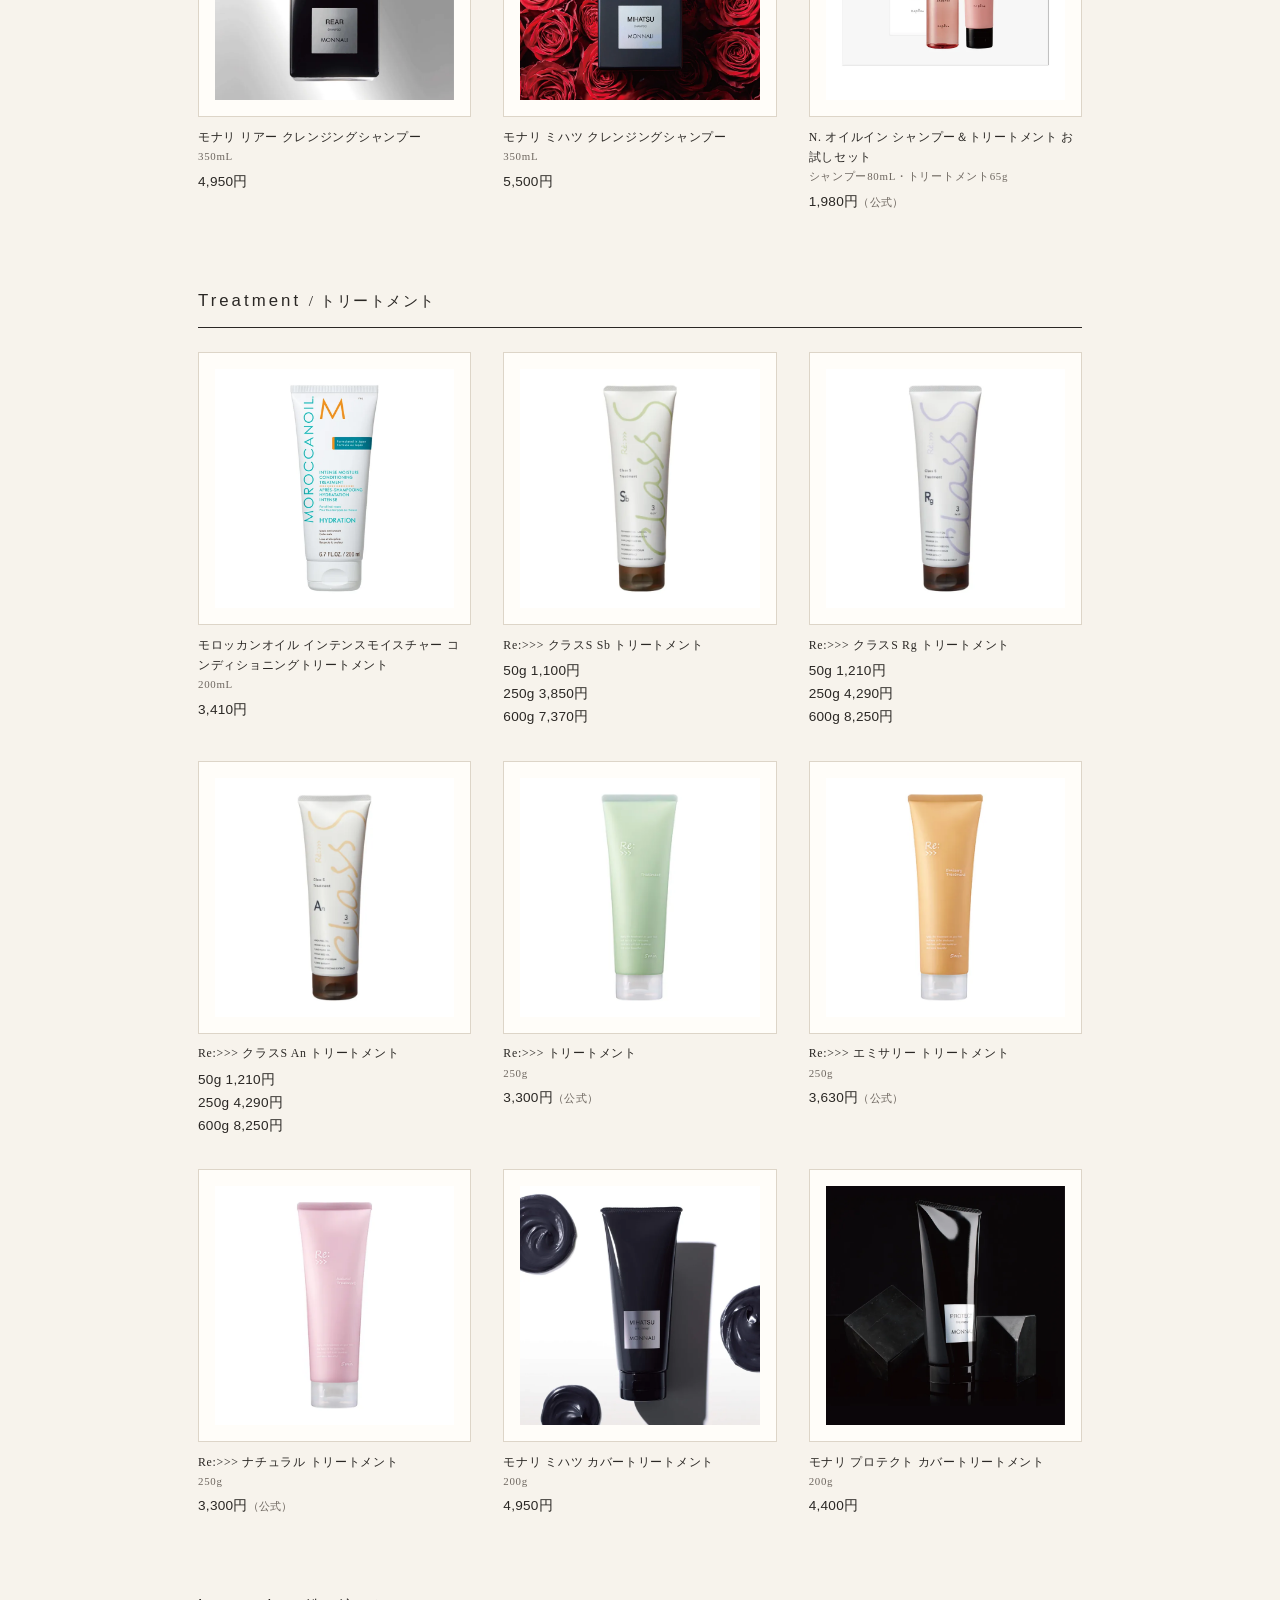
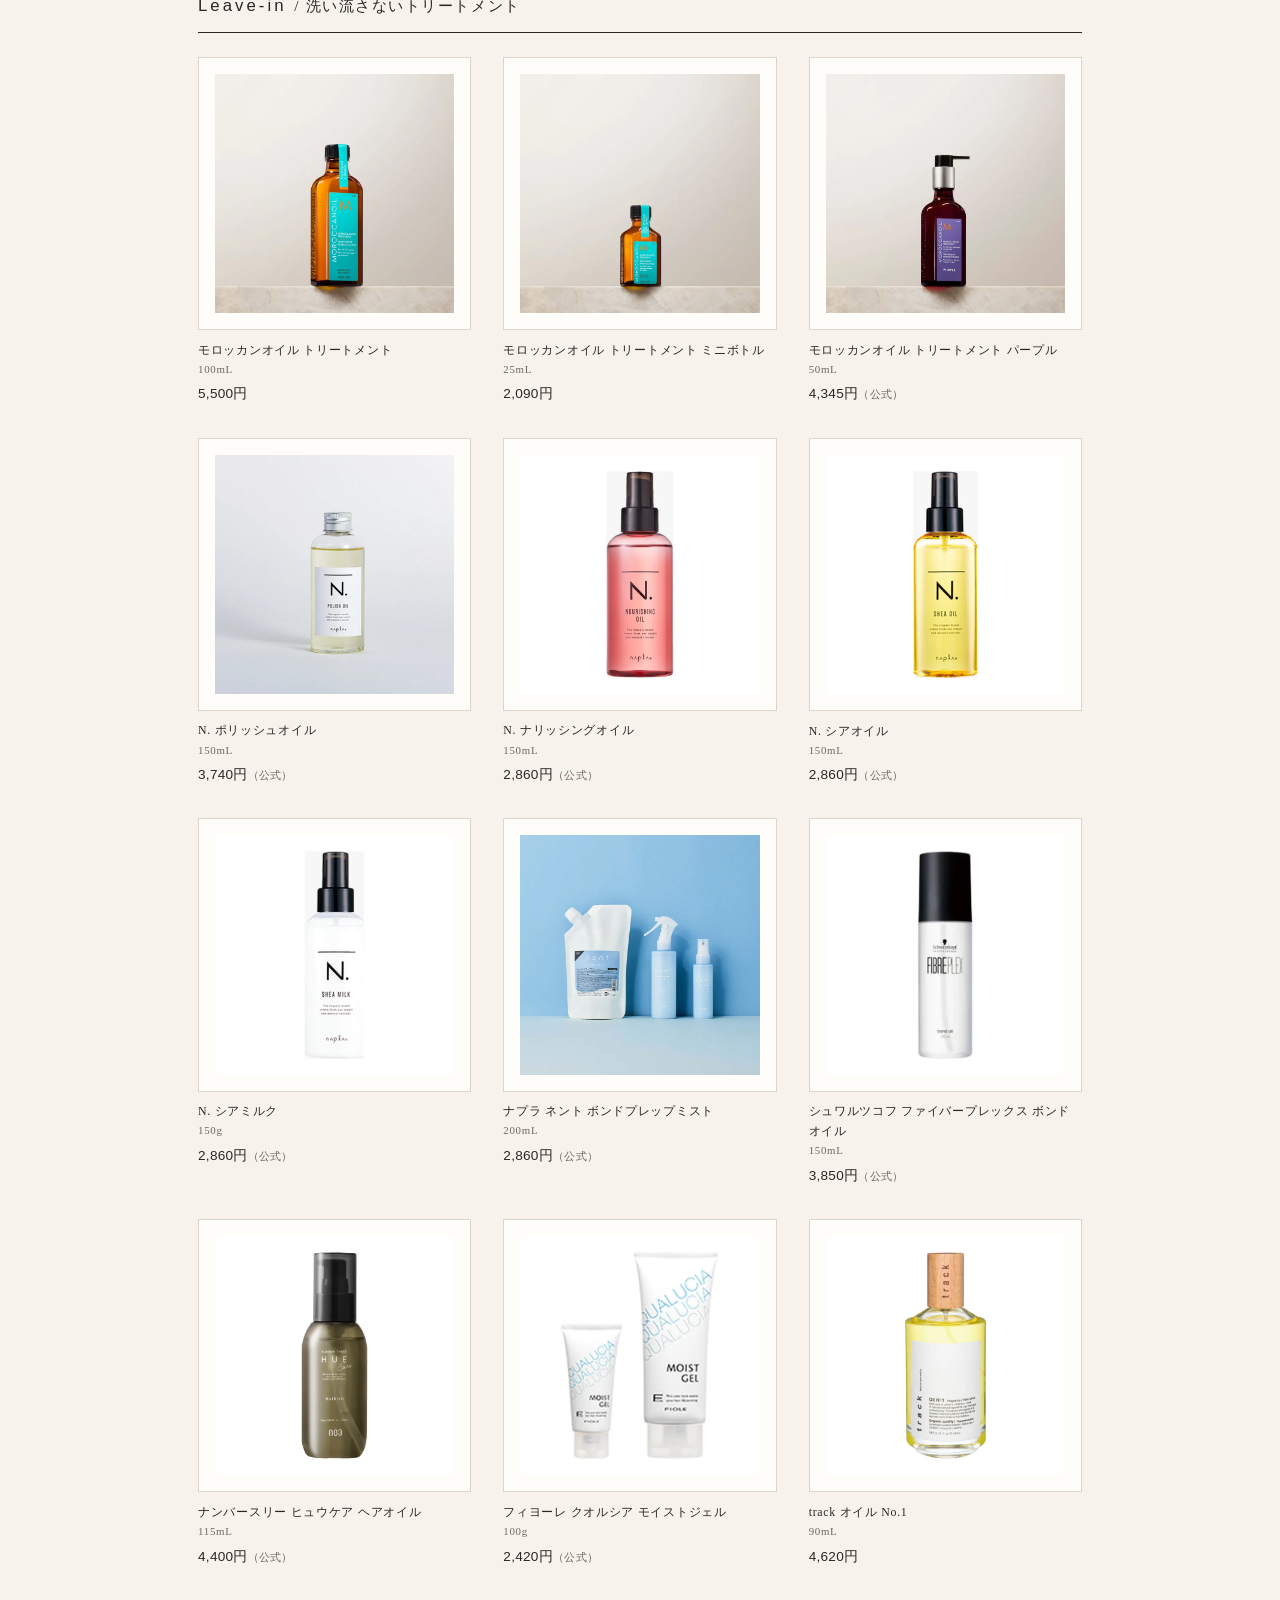
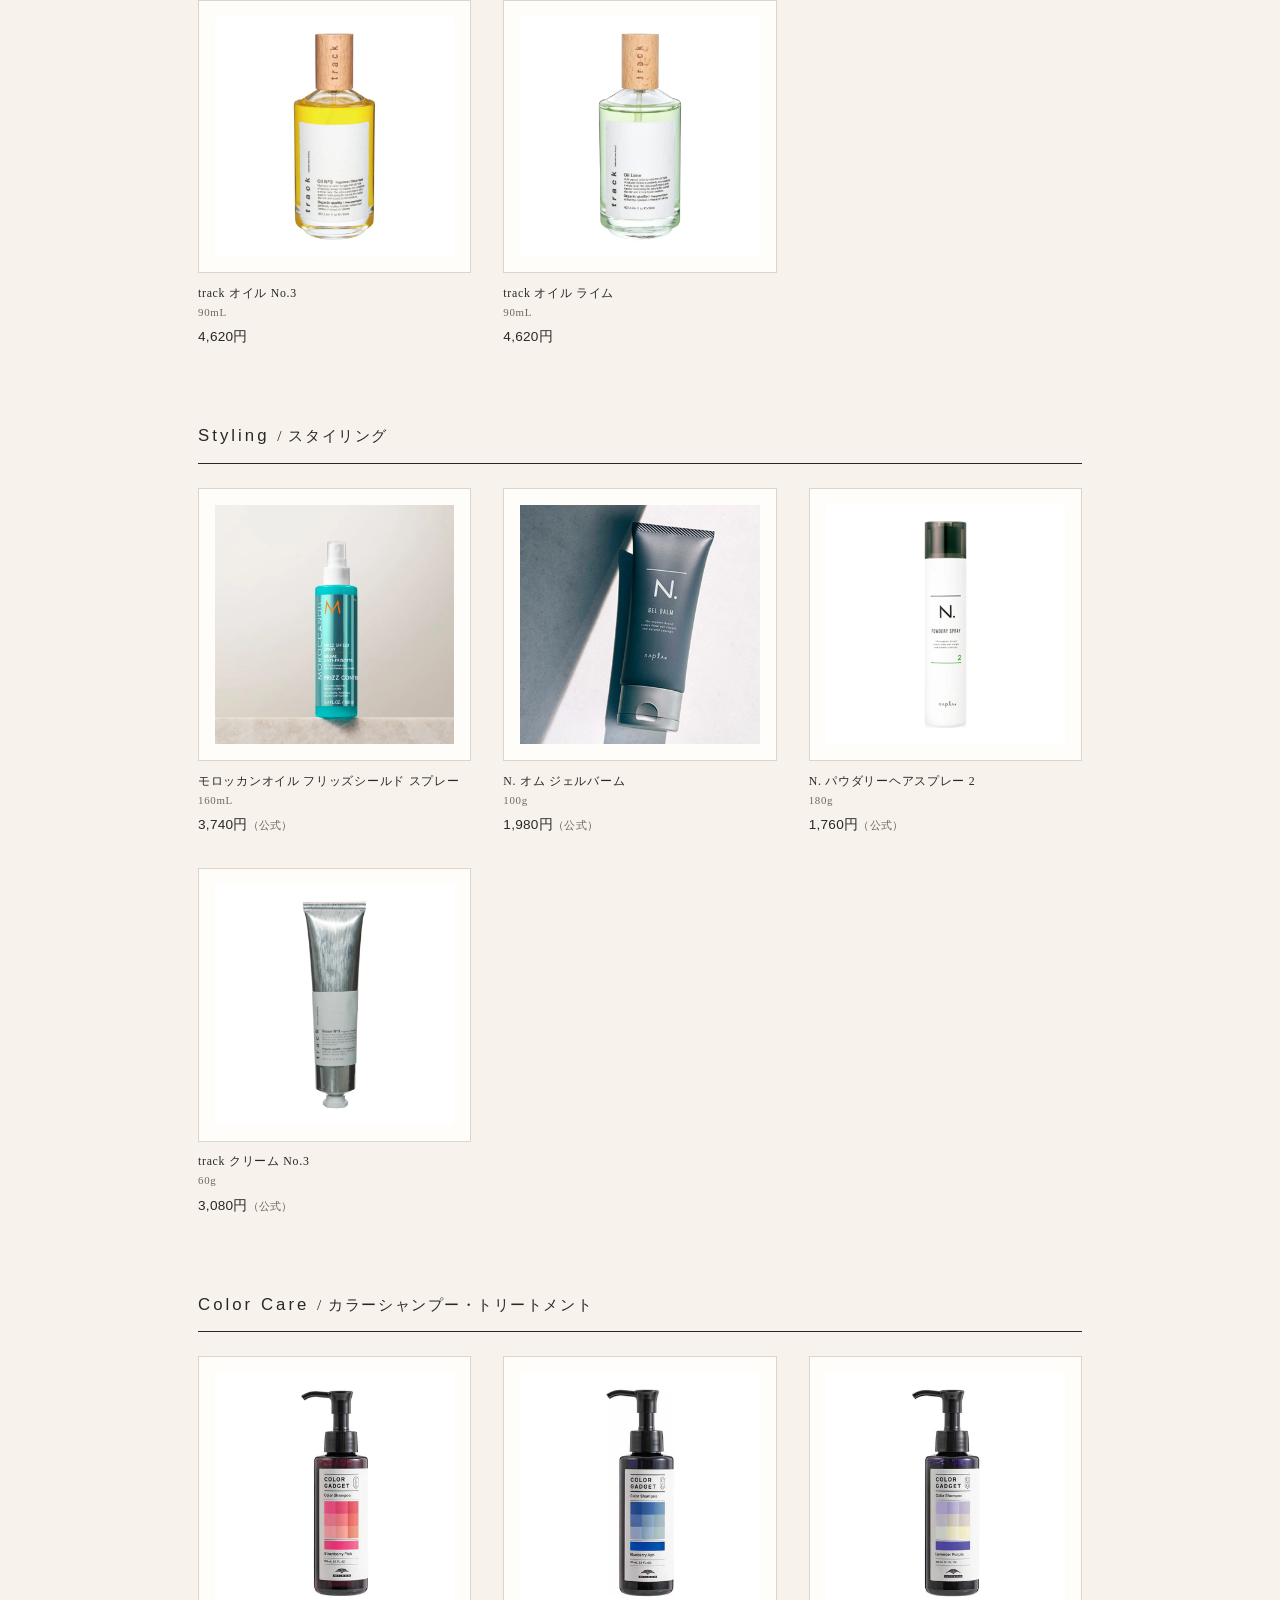
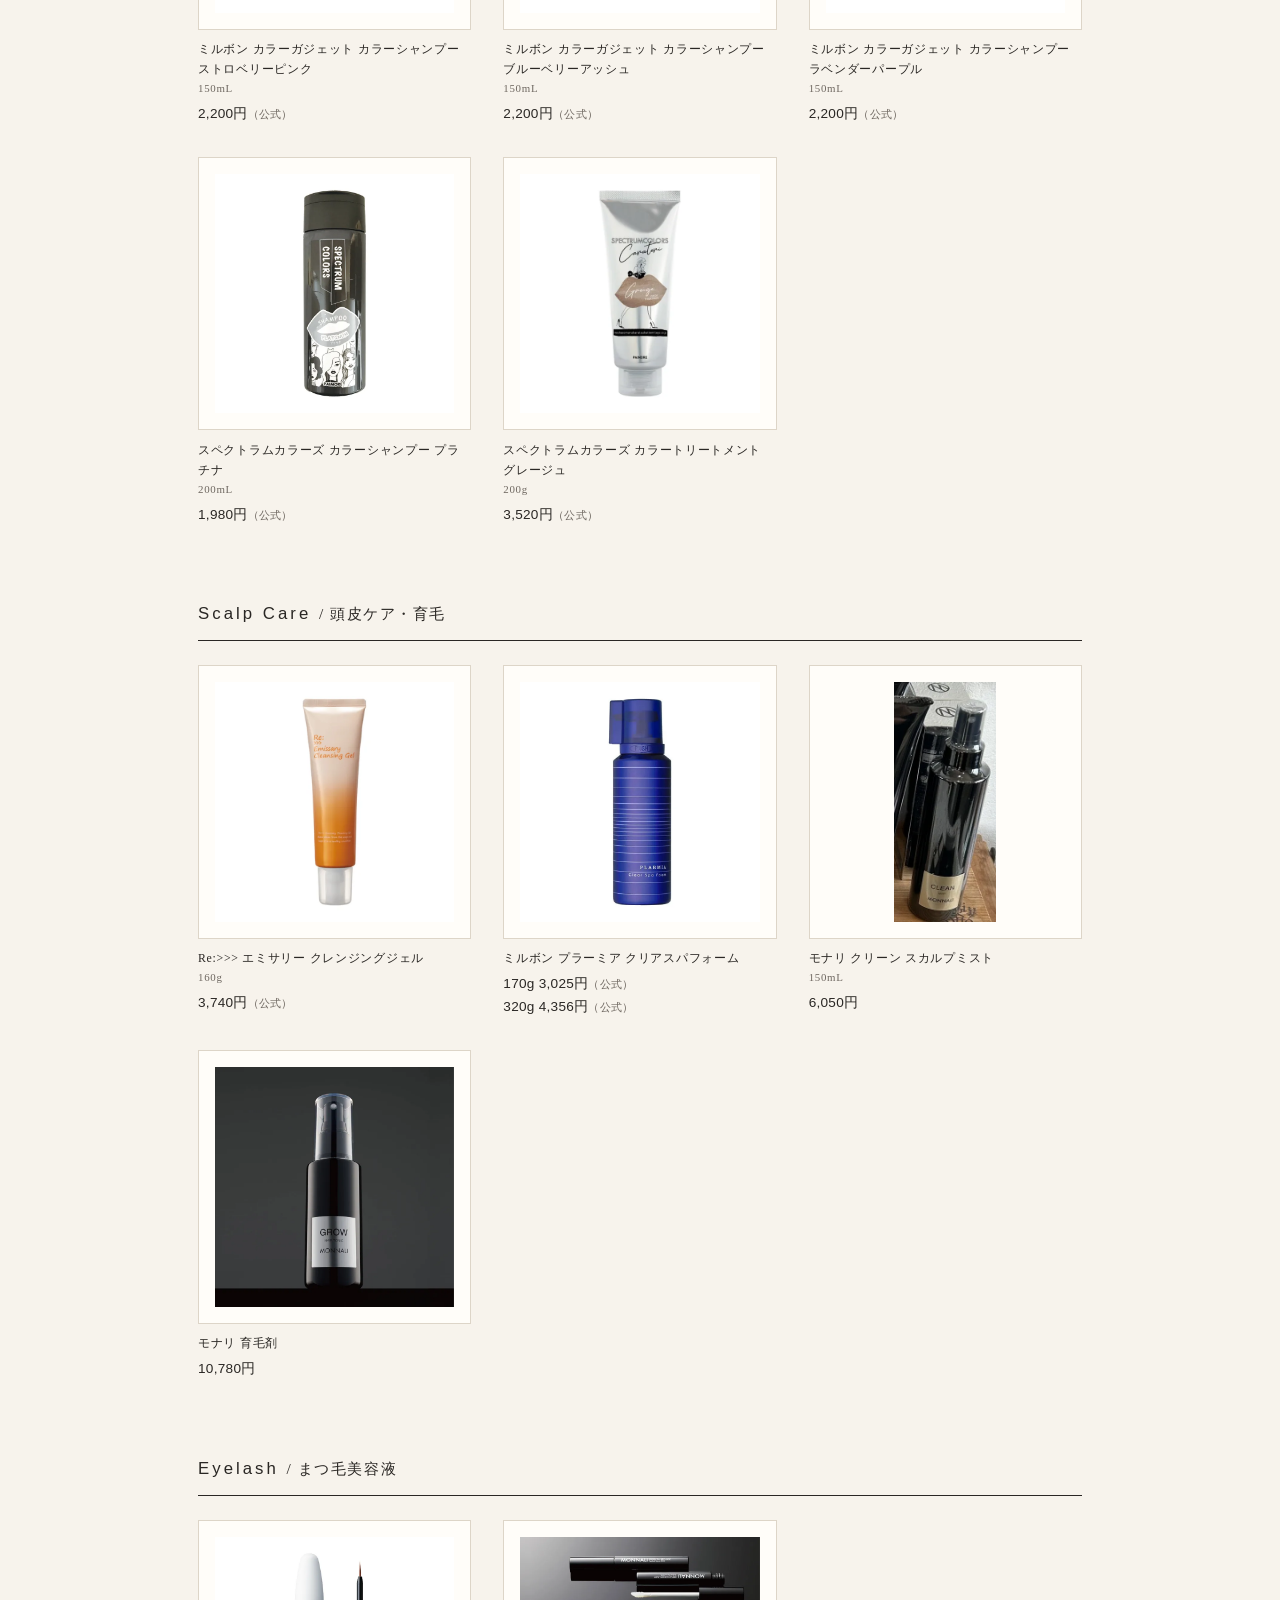
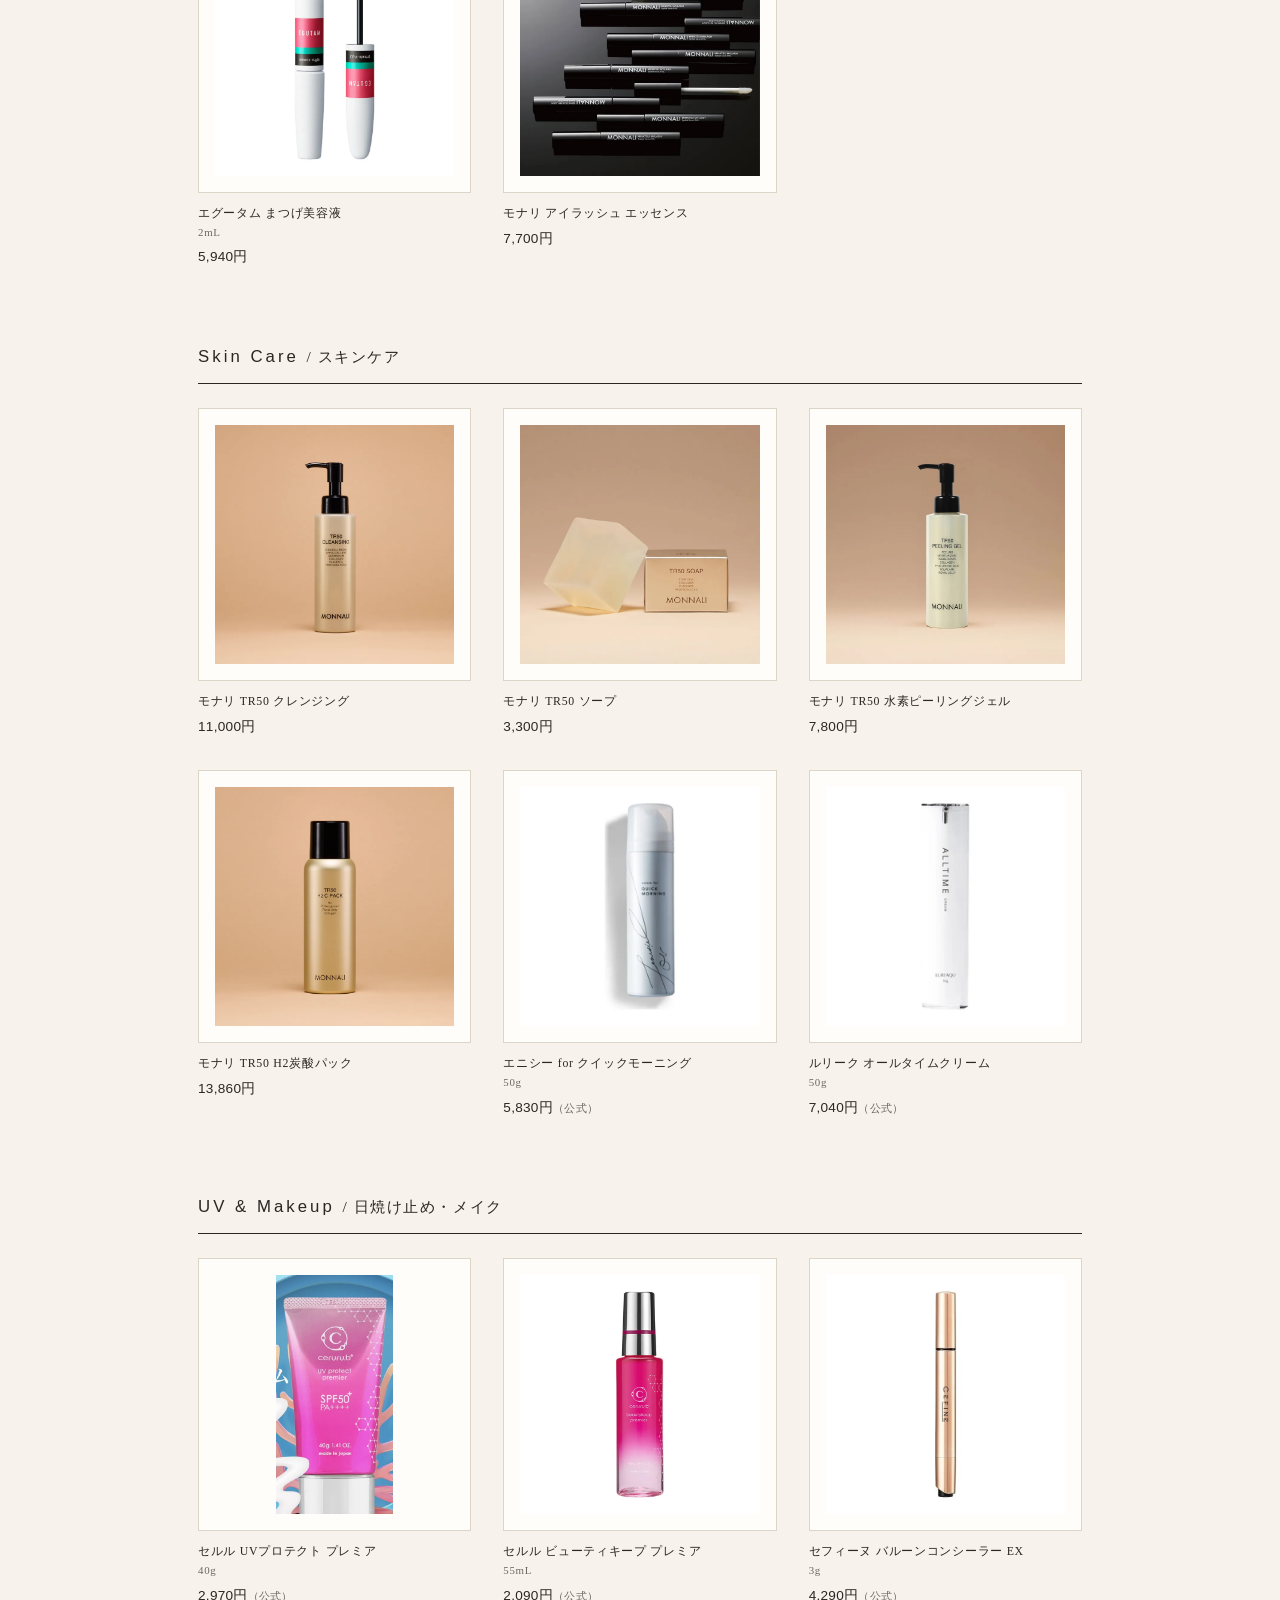
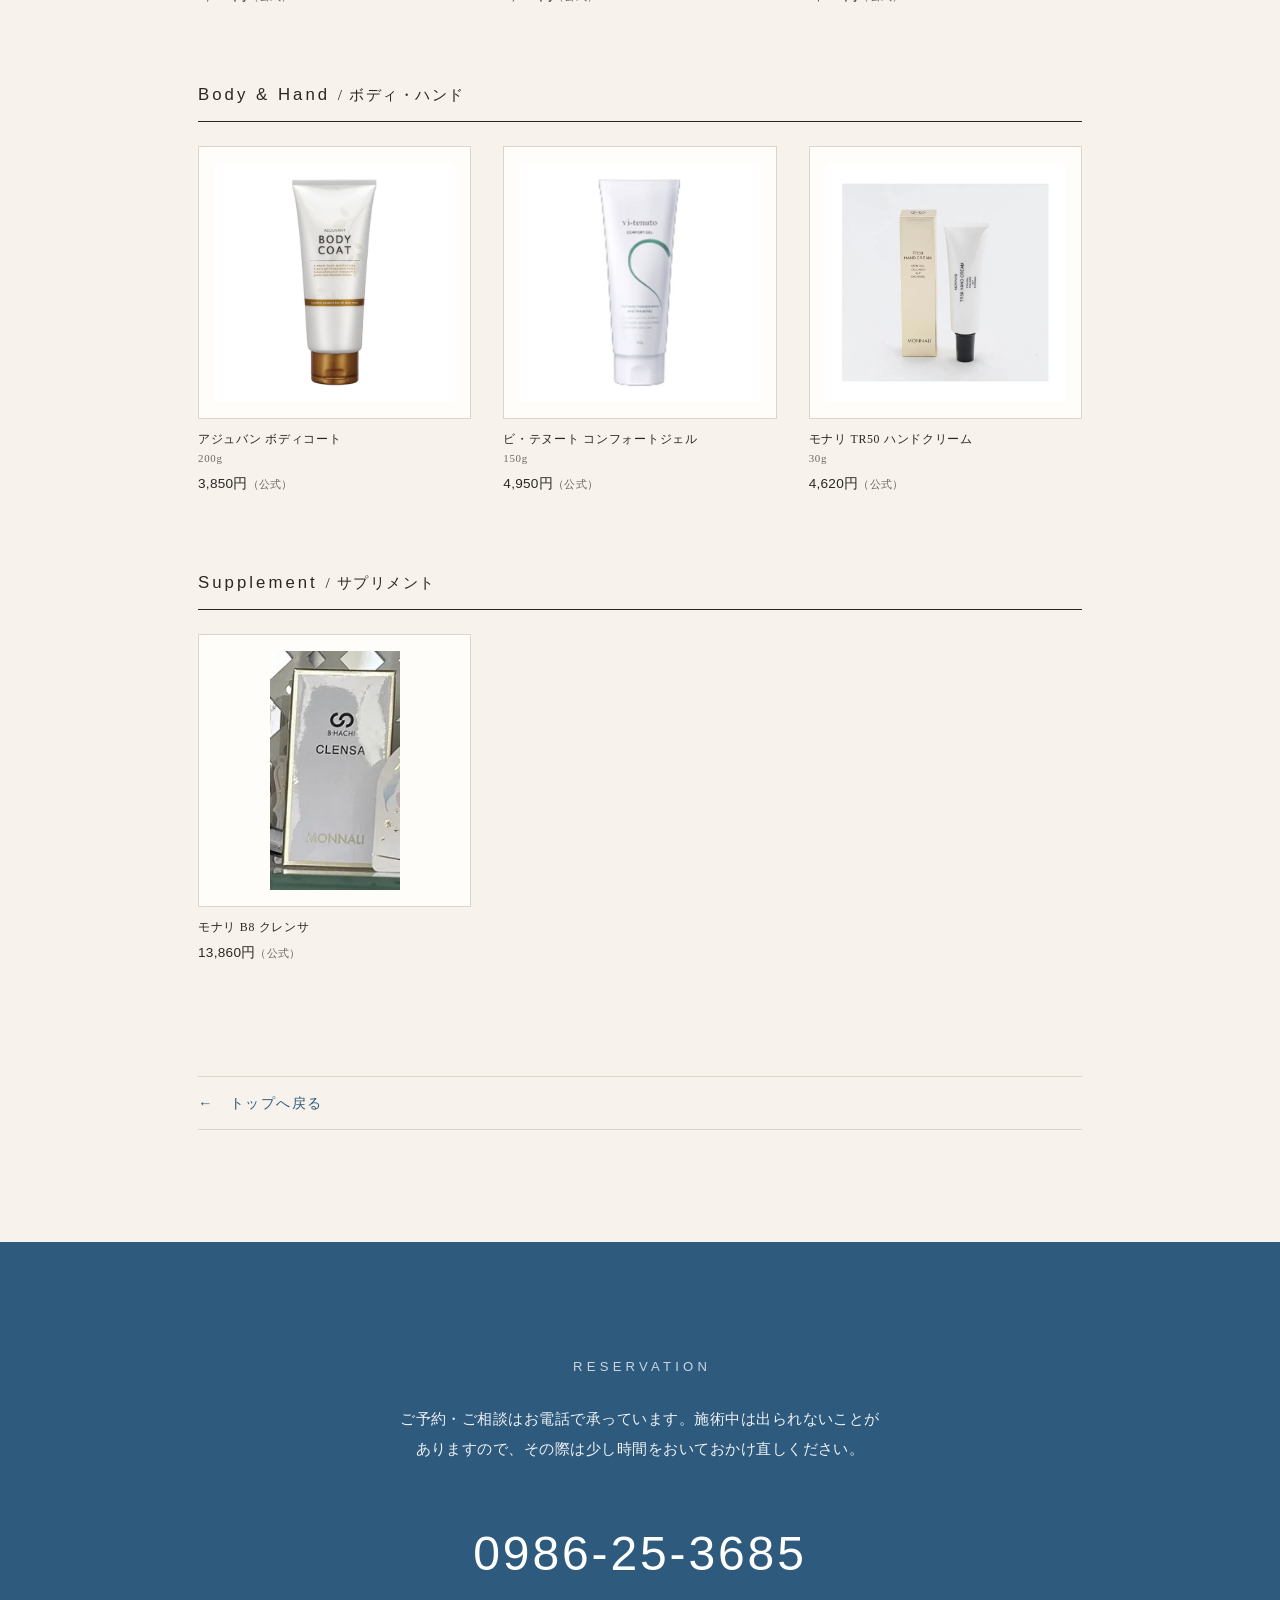
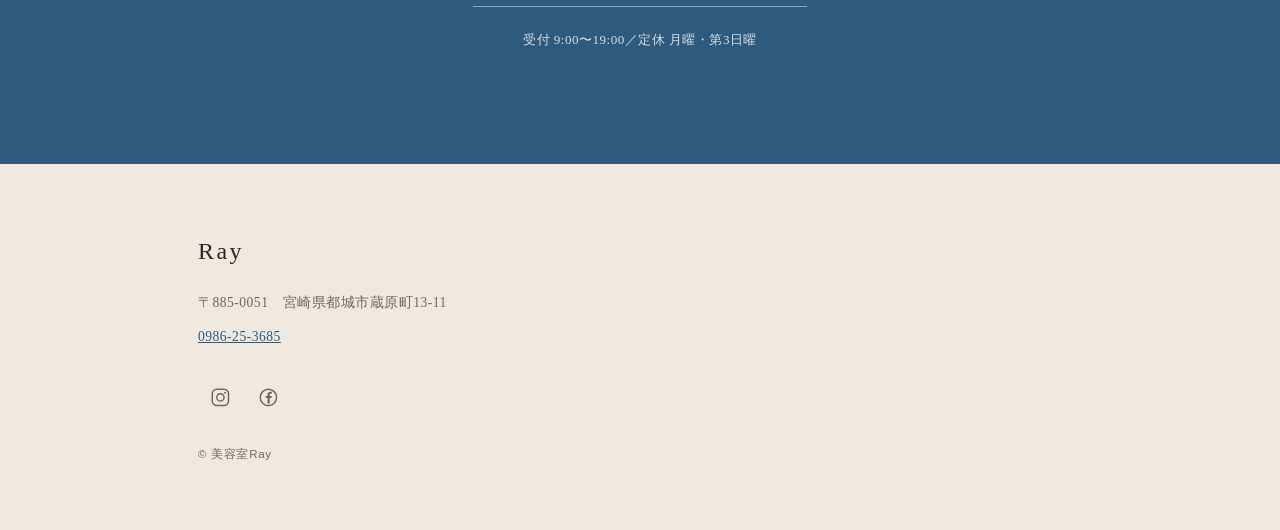
<file: v2/products.html>
<!DOCTYPE html>
<html lang="ja">
<head>
<script>document.documentElement.className+=" js";</script>
<meta charset="UTF-8">
<meta name="viewport" content="width=device-width, initial-scale=1">
<title>取扱い商品｜美容室Ray</title>
<meta name="description" content="美容室Rayで取り扱うMOROCCANOILなどの商品を写真でご紹介します。">
<meta name="robots" content="noindex">
<link rel="icon" href="favicon.svg" type="image/svg+xml">
<link rel="stylesheet" href="style.css?v=20261115g">
</head>
<body>

<a class="skip" href="#main">本文へスキップ</a>

<header class="hd">
  <div class="hd__bar">
    <a class="hd__logo" href="./">Ray<span>MIYAKONOJO</span></a>

    <button class="hd__toggle" type="button" id="navToggle" aria-expanded="false" aria-controls="siteNav">
      <span class="vh">メニューを開く</span><i></i><i></i>
    </button>

    <nav class="hd__nav" id="siteNav" aria-label="メインナビゲーション">
      <ul>
        <li><a href="./">Top</a></li>
        <li><a href="./#concept">Concept</a></li>
        <li><a href="./#service">Service</a></li>
        <li><a href="menu.html">Menu</a></li>
        <li><a href="staff.html">Staff</a></li>
        <li><a href="products.html" aria-current="page">Products</a></li>
        <li><a href="./#gallery">Gallery</a></li>
        <li><a href="./#news">Schedule</a></li>
        <li><a href="./#access">Access</a></li>
      </ul>
    </nav>

    <!-- 2026-11-12 本人の頼み:予約の電話の隣に、Instagram・Facebook へ飛ぶアイコン(フッターと同じ自作のSVG) -->
    <ul class="hd__sns">
      <li><a href="https://www.instagram.com/ray19961004" target="_blank" rel="noopener">
        <span class="vh">Instagram</span>
        <svg viewBox="0 0 24 24" aria-hidden="true" focusable="false">
          <rect x="2.6" y="2.6" width="18.8" height="18.8" rx="5.4" fill="none" stroke="currentColor" stroke-width="1.7"/>
          <circle cx="12" cy="12" r="4.2" fill="none" stroke="currentColor" stroke-width="1.7"/>
          <circle cx="17.4" cy="6.6" r="1.15" fill="currentColor"/>
        </svg></a></li>
      <li><a href="https://www.facebook.com/Ray-426782200786898/" target="_blank" rel="noopener">
        <span class="vh">Facebook</span>
        <svg viewBox="0 0 24 24" aria-hidden="true" focusable="false">
          <circle cx="12" cy="12" r="9.4" fill="none" stroke="currentColor" stroke-width="1.7"/>
          <path d="M13.5 19v-6.2h2.05l.31-2.4H13.5V8.86c0-.7.19-1.17 1.19-1.17h1.27V5.54c-.22-.03-.98-.09-1.86-.09-1.84 0-3.1 1.12-3.1 3.19v1.76H8.93v2.4H11V19z" fill="currentColor"/>
        </svg></a></li>
    </ul>

    <a class="hd__cta" href="tel:0986253685">Reserve<span>0986-25-3685</span></a>
  </div>

  <nav class="hd__quick" aria-label="主要ページ">
    <ul>
      <li><a href="./">Top</a></li>
      <li><a href="menu.html">Menu</a></li>
      <li><a href="staff.html">Staff</a></li>
      <li><a href="products.html" aria-current="page">Products</a></li>
      <li><a href="./#access">Access</a></li>
    </ul>
  </nav>

  <nav class="prods-nav" aria-label="商品のジャンル">
    <ul>
      <li><a href="#shampoo">シャンプー</a></li>
      <li><a href="#treatment">トリートメント</a></li>
      <li><a href="#leave-in">洗い流さない</a></li>
      <li><a href="#styling">スタイリング</a></li>
      <li><a href="#color-care">カラーケア</a></li>
      <li><a href="#scalp-care">頭皮・育毛</a></li>
      <li><a href="#eyelash">まつ毛</a></li>
      <li><a href="#skin-care">スキンケア</a></li>
      <li><a href="#uv-makeup">UV・メイク</a></li>
      <li><a href="#body-hand">ボディ・ハンド</a></li>
      <li><a href="#supplement">サプリ</a></li>
    </ul>
  </nav>
</header>

<main id="main">

  <section class="sec" id="products">
    <h1 class="sec__heading"><span>Products</span><span class="sec__heading-ja">取扱い商品</span></h1>
    <div class="sec__body">
      <p class="sec__note reveal">店頭で扱っている商品です。使い方や髪質に合うかどうかもご相談いただけます。在庫と最新の価格はご来店時にお尋ねください。</p>
      <p class="sec__note sec__note--sub reveal">表示はすべて税込です。「（公式）」は店頭に値札が無い商品で、メーカーの公式の価格です。</p>

      <!-- 2026-11-12 店主が送った棚の写真9枚から。写真はメーカーの公式。ジャンルごとに見出しを付け、中はブランドごと -->
      <div class="prods-group reveal" id="shampoo">
        <h2>Shampoo <span class="price__ja">/ シャンプー</span></h2>
        <ul class="prods">
          <li>
            <img src="assets/shop-mo-im-shampoo.webp" width="800" height="800" loading="lazy" decoding="async"
                 alt="モロッカンオイル インテンスモイスチャー シャンプーの商品写真">
            <p class="prods__name">モロッカンオイル インテンスモイスチャー シャンプー<span>250mL</span></p>
            <p class="prods__price">3,410円</p>
          </li>
          <li>
            <img src="assets/shop-re-cs-sb-shampoo.webp" width="776" height="776" loading="lazy" decoding="async"
                 alt="Re:&gt;&gt;&gt; クラスS Sb シャンプーの商品写真">
            <p class="prods__name">Re:&gt;&gt;&gt; クラスS Sb シャンプー</p>
            <p class="prods__price">50mL 770円<br>300mL 3,190円<br>600mL 5,060円</p>
          </li>
          <li>
            <img src="assets/shop-re-cs-rg-shampoo.webp" width="634" height="634" loading="lazy" decoding="async"
                 alt="Re:&gt;&gt;&gt; クラスS Rg シャンプーの商品写真">
            <p class="prods__name">Re:&gt;&gt;&gt; クラスS Rg シャンプー</p>
            <p class="prods__price">50mL 880円<br>300mL 3,630円<br>600mL 5,830円</p>
          </li>
          <li>
            <img src="assets/shop-re-cs-an-shampoo.webp" width="629" height="629" loading="lazy" decoding="async"
                 alt="Re:&gt;&gt;&gt; クラスS An シャンプーの商品写真">
            <p class="prods__name">Re:&gt;&gt;&gt; クラスS An シャンプー</p>
            <p class="prods__price">50mL 880円<br>300mL 3,630円<br>600mL 5,830円</p>
          </li>
          <li>
            <img src="assets/shop-re-green-shampoo.webp" width="626" height="626" loading="lazy" decoding="async"
                 alt="Re:&gt;&gt;&gt; シャンプーの商品写真">
            <p class="prods__name">Re:&gt;&gt;&gt; シャンプー<span>300mL</span></p>
            <p class="prods__price">2,530円<small>（公式）</small></p>
          </li>
          <li>
            <img src="assets/shop-re-emissary-shampoo.webp" width="621" height="621" loading="lazy" decoding="async"
                 alt="Re:&gt;&gt;&gt; エミサリー シャンプーの商品写真">
            <p class="prods__name">Re:&gt;&gt;&gt; エミサリー シャンプー<span>300mL</span></p>
            <p class="prods__price">2,970円<small>（公式）</small></p>
          </li>
          <li>
            <img src="assets/shop-monnali-rear.webp" width="800" height="800" loading="lazy" decoding="async"
                 alt="モナリ リアー クレンジングシャンプーの商品写真">
            <p class="prods__name">モナリ リアー クレンジングシャンプー<span>350mL</span></p>
            <p class="prods__price">4,950円</p>
          </li>
          <li>
            <img src="assets/shop-monnali-mihatsu-shampoo.webp" width="800" height="800" loading="lazy" decoding="async"
                 alt="モナリ ミハツ クレンジングシャンプーの商品写真">
            <p class="prods__name">モナリ ミハツ クレンジングシャンプー<span>350mL</span></p>
            <p class="prods__price">5,500円</p>
          </li>
          <li>
            <img src="assets/shop-n-oil-in-shampoo.webp" width="800" height="800" loading="lazy" decoding="async"
                 alt="N. オイルイン シャンプー＆トリートメント お試しセットの商品写真">
            <p class="prods__name">N. オイルイン シャンプー＆トリートメント お試しセット<span>シャンプー80mL・トリートメント65g</span></p>
            <p class="prods__price">1,980円<small>（公式）</small></p>
          </li>
        </ul>
      </div>

      <div class="prods-group reveal" id="treatment">
        <h2>Treatment <span class="price__ja">/ トリートメント</span></h2>
        <ul class="prods">
          <li>
            <img src="assets/shop-mo-im-treatment.webp" width="800" height="800" loading="lazy" decoding="async"
                 alt="モロッカンオイル インテンスモイスチャー コンディショニングトリートメントの商品写真">
            <p class="prods__name">モロッカンオイル インテンスモイスチャー コンディショニングトリートメント<span>200mL</span></p>
            <p class="prods__price">3,410円</p>
          </li>
          <li>
            <img src="assets/shop-re-cs-sb-treatment.webp" width="650" height="650" loading="lazy" decoding="async"
                 alt="Re:&gt;&gt;&gt; クラスS Sb トリートメントの商品写真">
            <p class="prods__name">Re:&gt;&gt;&gt; クラスS Sb トリートメント</p>
            <p class="prods__price">50g 1,100円<br>250g 3,850円<br>600g 7,370円</p>
          </li>
          <li>
            <img src="assets/shop-re-cs-rg-treatment.webp" width="650" height="650" loading="lazy" decoding="async"
                 alt="Re:&gt;&gt;&gt; クラスS Rg トリートメントの商品写真">
            <p class="prods__name">Re:&gt;&gt;&gt; クラスS Rg トリートメント</p>
            <p class="prods__price">50g 1,210円<br>250g 4,290円<br>600g 8,250円</p>
          </li>
          <li>
            <img src="assets/shop-re-cs-an-treatment.webp" width="654" height="654" loading="lazy" decoding="async"
                 alt="Re:&gt;&gt;&gt; クラスS An トリートメントの商品写真">
            <p class="prods__name">Re:&gt;&gt;&gt; クラスS An トリートメント</p>
            <p class="prods__price">50g 1,210円<br>250g 4,290円<br>600g 8,250円</p>
          </li>
          <li>
            <img src="assets/shop-re-green-treatment.webp" width="600" height="600" loading="lazy" decoding="async"
                 alt="Re:&gt;&gt;&gt; トリートメントの商品写真">
            <p class="prods__name">Re:&gt;&gt;&gt; トリートメント<span>250g</span></p>
            <p class="prods__price">3,300円<small>（公式）</small></p>
          </li>
          <li>
            <img src="assets/shop-re-emissary-treatment.webp" width="600" height="600" loading="lazy" decoding="async"
                 alt="Re:&gt;&gt;&gt; エミサリー トリートメントの商品写真">
            <p class="prods__name">Re:&gt;&gt;&gt; エミサリー トリートメント<span>250g</span></p>
            <p class="prods__price">3,630円<small>（公式）</small></p>
          </li>
          <li>
            <img src="assets/shop-re-natural-treatment.webp" width="600" height="600" loading="lazy" decoding="async"
                 alt="Re:&gt;&gt;&gt; ナチュラル トリートメントの商品写真">
            <p class="prods__name">Re:&gt;&gt;&gt; ナチュラル トリートメント<span>250g</span></p>
            <p class="prods__price">3,300円<small>（公式）</small></p>
          </li>
          <li>
            <img src="assets/shop-monnali-mihatsu-treatment.webp" width="800" height="800" loading="lazy" decoding="async"
                 alt="モナリ ミハツ カバートリートメントの商品写真">
            <p class="prods__name">モナリ ミハツ カバートリートメント<span>200g</span></p>
            <p class="prods__price">4,950円</p>
          </li>
          <li>
            <img src="assets/shop-monnali-protect.webp" width="800" height="800" loading="lazy" decoding="async"
                 alt="モナリ プロテクト カバートリートメントの商品写真">
            <p class="prods__name">モナリ プロテクト カバートリートメント<span>200g</span></p>
            <p class="prods__price">4,400円</p>
          </li>
        </ul>
      </div>

      <div class="prods-group reveal" id="leave-in">
        <h2>Leave-in <span class="price__ja">/ 洗い流さないトリートメント</span></h2>
        <ul class="prods">
          <li>
            <img src="assets/shop-mo-treatment-100.webp" width="800" height="800" loading="lazy" decoding="async"
                 alt="モロッカンオイル トリートメントの商品写真">
            <p class="prods__name">モロッカンオイル トリートメント<span>100mL</span></p>
            <p class="prods__price">5,500円</p>
          </li>
          <li>
            <img src="assets/shop-mo-treatment-25.webp" width="800" height="800" loading="lazy" decoding="async"
                 alt="モロッカンオイル トリートメント ミニボトルの商品写真">
            <p class="prods__name">モロッカンオイル トリートメント ミニボトル<span>25mL</span></p>
            <p class="prods__price">2,090円</p>
          </li>
          <li>
            <img src="assets/shop-mo-treatment-purple.webp" width="800" height="800" loading="lazy" decoding="async"
                 alt="モロッカンオイル トリートメント パープルの商品写真">
            <p class="prods__name">モロッカンオイル トリートメント パープル<span>50mL</span></p>
            <p class="prods__price">4,345円<small>（公式）</small></p>
          </li>
          <li>
            <img src="assets/shop-n-polish-oil.webp" width="800" height="800" loading="lazy" decoding="async"
                 alt="N. ポリッシュオイルの商品写真">
            <p class="prods__name">N. ポリッシュオイル<span>150mL</span></p>
            <p class="prods__price">3,740円<small>（公式）</small></p>
          </li>
          <li>
            <img src="assets/shop-n-nourishing-oil.webp" width="800" height="800" loading="lazy" decoding="async"
                 alt="N. ナリッシングオイルの商品写真">
            <p class="prods__name">N. ナリッシングオイル<span>150mL</span></p>
            <p class="prods__price">2,860円<small>（公式）</small></p>
          </li>
          <li>
            <img src="assets/shop-n-shea-oil.webp" width="800" height="800" loading="lazy" decoding="async"
                 alt="N. シアオイルの商品写真">
            <p class="prods__name">N. シアオイル<span>150mL</span></p>
            <p class="prods__price">2,860円<small>（公式）</small></p>
          </li>
          <li>
            <img src="assets/shop-n-shea-milk.webp" width="800" height="800" loading="lazy" decoding="async"
                 alt="N. シアミルクの商品写真">
            <p class="prods__name">N. シアミルク<span>150g</span></p>
            <p class="prods__price">2,860円<small>（公式）</small></p>
          </li>
          <li>
            <img src="assets/shop-napla-nent-mist.webp" width="800" height="800" loading="lazy" decoding="async"
                 alt="ナプラ ネント ボンドプレップミストの商品写真">
            <p class="prods__name">ナプラ ネント ボンドプレップミスト<span>200mL</span></p>
            <p class="prods__price">2,860円<small>（公式）</small></p>
          </li>
          <li>
            <img src="assets/shop-schwarzkopf-fibreplex.webp" width="600" height="600" loading="lazy" decoding="async"
                 alt="シュワルツコフ ファイバープレックス ボンドオイルの商品写真">
            <p class="prods__name">シュワルツコフ ファイバープレックス ボンドオイル<span>150mL</span></p>
            <p class="prods__price">3,850円<small>（公式）</small></p>
          </li>
          <li>
            <img src="assets/shop-numberthree-hue-oil.webp" width="800" height="800" loading="lazy" decoding="async"
                 alt="ナンバースリー ヒュウケア ヘアオイルの商品写真">
            <p class="prods__name">ナンバースリー ヒュウケア ヘアオイル<span>115mL</span></p>
            <p class="prods__price">4,400円<small>（公式）</small></p>
          </li>
          <li>
            <img src="assets/shop-fiole-qualucia.webp" width="600" height="600" loading="lazy" decoding="async"
                 alt="フィヨーレ クオルシア モイストジェルの商品写真">
            <p class="prods__name">フィヨーレ クオルシア モイストジェル<span>100g</span></p>
            <p class="prods__price">2,420円<small>（公式）</small></p>
          </li>
          <li>
            <img src="assets/shop-track-oil-1.webp" width="800" height="800" loading="lazy" decoding="async"
                 alt="track オイル No.1の商品写真">
            <p class="prods__name">track オイル No.1<span>90mL</span></p>
            <p class="prods__price">4,620円</p>
          </li>
          <li>
            <img src="assets/shop-track-oil-3.webp" width="800" height="800" loading="lazy" decoding="async"
                 alt="track オイル No.3の商品写真">
            <p class="prods__name">track オイル No.3<span>90mL</span></p>
            <p class="prods__price">4,620円</p>
          </li>
          <li>
            <img src="assets/shop-track-oil-lime.webp" width="800" height="800" loading="lazy" decoding="async"
                 alt="track オイル ライムの商品写真">
            <p class="prods__name">track オイル ライム<span>90mL</span></p>
            <p class="prods__price">4,620円</p>
          </li>
        </ul>
      </div>

      <div class="prods-group reveal" id="styling">
        <h2>Styling <span class="price__ja">/ スタイリング</span></h2>
        <ul class="prods">
          <li>
            <img src="assets/shop-mo-frizz-shield.webp" width="800" height="800" loading="lazy" decoding="async"
                 alt="モロッカンオイル フリッズシールド スプレーの商品写真">
            <p class="prods__name">モロッカンオイル フリッズシールド スプレー<span>160mL</span></p>
            <p class="prods__price">3,740円<small>（公式）</small></p>
          </li>
          <li>
            <img src="assets/shop-n-gel-balm.webp" width="800" height="800" loading="lazy" decoding="async"
                 alt="N. オム ジェルバームの商品写真">
            <p class="prods__name">N. オム ジェルバーム<span>100g</span></p>
            <p class="prods__price">1,980円<small>（公式）</small></p>
          </li>
          <li>
            <img src="assets/shop-n-powdery-spray.webp" width="800" height="800" loading="lazy" decoding="async"
                 alt="N. パウダリーヘアスプレー 2の商品写真">
            <p class="prods__name">N. パウダリーヘアスプレー 2<span>180g</span></p>
            <p class="prods__price">1,760円<small>（公式）</small></p>
          </li>
          <li>
            <img src="assets/shop-track-cream-3.webp" width="800" height="800" loading="lazy" decoding="async"
                 alt="track クリーム No.3の商品写真">
            <p class="prods__name">track クリーム No.3<span>60g</span></p>
            <p class="prods__price">3,080円<small>（公式）</small></p>
          </li>
        </ul>
      </div>

      <div class="prods-group reveal" id="color-care">
        <h2>Color Care <span class="price__ja">/ カラーシャンプー・<wbr>トリートメント</span></h2>
        <ul class="prods">
          <li>
            <img src="assets/shop-milbon-cg-pink.webp" width="800" height="800" loading="lazy" decoding="async"
                 alt="ミルボン カラーガジェット カラーシャンプー ストロベリーピンクの商品写真">
            <p class="prods__name">ミルボン カラーガジェット カラーシャンプー ストロベリーピンク<span>150mL</span></p>
            <p class="prods__price">2,200円<small>（公式）</small></p>
          </li>
          <li>
            <img src="assets/shop-milbon-cg-ash.webp" width="800" height="800" loading="lazy" decoding="async"
                 alt="ミルボン カラーガジェット カラーシャンプー ブルーベリーアッシュの商品写真">
            <p class="prods__name">ミルボン カラーガジェット カラーシャンプー ブルーベリーアッシュ<span>150mL</span></p>
            <p class="prods__price">2,200円<small>（公式）</small></p>
          </li>
          <li>
            <img src="assets/shop-milbon-cg-purple.webp" width="800" height="800" loading="lazy" decoding="async"
                 alt="ミルボン カラーガジェット カラーシャンプー ラベンダーパープルの商品写真">
            <p class="prods__name">ミルボン カラーガジェット カラーシャンプー ラベンダーパープル<span>150mL</span></p>
            <p class="prods__price">2,200円<small>（公式）</small></p>
          </li>
          <li>
            <img src="assets/shop-paimore-sc-shampoo.webp" width="800" height="800" loading="lazy" decoding="async"
                 alt="スペクトラムカラーズ カラーシャンプー プラチナの商品写真">
            <p class="prods__name">スペクトラムカラーズ カラーシャンプー プラチナ<span>200mL</span></p>
            <p class="prods__price">1,980円<small>（公式）</small></p>
          </li>
          <li>
            <img src="assets/shop-paimore-canatone.webp" width="600" height="600" loading="lazy" decoding="async"
                 alt="スペクトラムカラーズ カラートリートメント グレージュの商品写真">
            <p class="prods__name">スペクトラムカラーズ カラートリートメント グレージュ<span>200g</span></p>
            <p class="prods__price">3,520円<small>（公式）</small></p>
          </li>
        </ul>
      </div>

      <div class="prods-group reveal" id="scalp-care">
        <h2>Scalp Care <span class="price__ja">/ 頭皮ケア・<wbr>育毛</span></h2>
        <ul class="prods">
          <li>
            <img src="assets/shop-re-emissary-cleansing-gel.webp" width="656" height="656" loading="lazy" decoding="async"
                 alt="Re:&gt;&gt;&gt; エミサリー クレンジングジェルの商品写真">
            <p class="prods__name">Re:&gt;&gt;&gt; エミサリー クレンジングジェル<span>160g</span></p>
            <p class="prods__price">3,740円<small>（公式）</small></p>
          </li>
          <li>
            <img src="assets/shop-milbon-plarmia-foam.webp" width="800" height="800" loading="lazy" decoding="async"
                 alt="ミルボン プラーミア クリアスパフォームの商品写真">
            <p class="prods__name">ミルボン プラーミア クリアスパフォーム</p>
            <p class="prods__price">170g 3,025円<small>（公式）</small><br>320g 4,356円<small>（公式）</small></p>
          </li>
          <li>
            <img src="assets/shop-monnali-clean-mist.webp" width="230" height="540" loading="lazy" decoding="async"
                 alt="モナリ クリーン スカルプミストの商品写真">
            <p class="prods__name">モナリ クリーン スカルプミスト<span>150mL</span></p>
            <p class="prods__price">6,050円</p>
          </li>
          <li>
            <img src="assets/shop-monnali-ikumou.webp" width="800" height="800" loading="lazy" decoding="async"
                 alt="モナリ 育毛剤の商品写真">
            <p class="prods__name">モナリ 育毛剤</p>
            <p class="prods__price">10,780円</p>
          </li>
        </ul>
      </div>

      <div class="prods-group reveal" id="eyelash">
        <h2>Eyelash <span class="price__ja">/ まつ毛美容液</span></h2>
        <ul class="prods">
          <li>
            <img src="assets/shop-egutam.webp" width="800" height="800" loading="lazy" decoding="async"
                 alt="エグータム まつげ美容液の商品写真">
            <p class="prods__name">エグータム まつげ美容液<span>2mL</span></p>
            <p class="prods__price">5,940円</p>
          </li>
          <li>
            <img src="assets/shop-monnali-eyelash.webp" width="800" height="800" loading="lazy" decoding="async"
                 alt="モナリ アイラッシュ エッセンスの商品写真">
            <p class="prods__name">モナリ アイラッシュ エッセンス</p>
            <p class="prods__price">7,700円</p>
          </li>
        </ul>
      </div>

      <div class="prods-group reveal" id="skin-care">
        <h2>Skin Care <span class="price__ja">/ スキンケア</span></h2>
        <ul class="prods">
          <li>
            <img src="assets/shop-monnali-cleansing.webp" width="800" height="800" loading="lazy" decoding="async"
                 alt="モナリ TR50 クレンジングの商品写真">
            <p class="prods__name">モナリ TR50 クレンジング</p>
            <p class="prods__price">11,000円</p>
          </li>
          <li>
            <img src="assets/shop-monnali-soap.webp" width="800" height="800" loading="lazy" decoding="async"
                 alt="モナリ TR50 ソープの商品写真">
            <p class="prods__name">モナリ TR50 ソープ</p>
            <p class="prods__price">3,300円</p>
          </li>
          <li>
            <img src="assets/shop-monnali-peeling.webp" width="800" height="800" loading="lazy" decoding="async"
                 alt="モナリ TR50 水素ピーリングジェルの商品写真">
            <p class="prods__name">モナリ TR50 水素ピーリングジェル</p>
            <p class="prods__price">7,800円</p>
          </li>
          <li>
            <img src="assets/shop-monnali-h2c-pack.webp" width="800" height="800" loading="lazy" decoding="async"
                 alt="モナリ TR50 H2炭酸パックの商品写真">
            <p class="prods__name">モナリ TR50 H2炭酸パック</p>
            <p class="prods__price">13,860円</p>
          </li>
          <li>
            <img src="assets/shop-quick-morning.webp" width="600" height="600" loading="lazy" decoding="async"
                 alt="エニシー for クイックモーニングの商品写真">
            <p class="prods__name">エニシー for クイックモーニング<span>50g</span></p>
            <p class="prods__price">5,830円<small>（公式）</small></p>
          </li>
          <li>
            <img src="assets/shop-lureaqu-alltime.webp" width="600" height="600" loading="lazy" decoding="async"
                 alt="ルリーク オールタイムクリームの商品写真">
            <p class="prods__name">ルリーク オールタイムクリーム<span>50g</span></p>
            <p class="prods__price">7,040円<small>（公式）</small></p>
          </li>
        </ul>
      </div>

      <div class="prods-group reveal" id="uv-makeup">
        <h2>UV &amp; Makeup <span class="price__ja">/ 日焼け止め・<wbr>メイク</span></h2>
        <ul class="prods">
          <li>
            <img src="assets/shop-ceruru-uv.webp" width="380" height="780" loading="lazy" decoding="async"
                 alt="セルル UVプロテクト プレミアの商品写真">
            <p class="prods__name">セルル UVプロテクト プレミア<span>40g</span></p>
            <p class="prods__price">2,970円<small>（公式）</small></p>
          </li>
          <li>
            <img src="assets/shop-ceruru-beautykeep.webp" width="800" height="800" loading="lazy" decoding="async"
                 alt="セルル ビューティキープ プレミアの商品写真">
            <p class="prods__name">セルル ビューティキープ プレミア<span>55mL</span></p>
            <p class="prods__price">2,090円<small>（公式）</small></p>
          </li>
          <li>
            <img src="assets/shop-balloon-concealer.webp" width="650" height="650" loading="lazy" decoding="async"
                 alt="セフィーヌ バルーンコンシーラー EXの商品写真">
            <p class="prods__name">セフィーヌ バルーンコンシーラー EX<span>3g</span></p>
            <p class="prods__price">4,290円<small>（公式）</small></p>
          </li>
        </ul>
      </div>

      <div class="prods-group reveal" id="body-hand">
        <h2>Body &amp; Hand <span class="price__ja">/ ボディ・<wbr>ハンド</span></h2>
        <ul class="prods">
          <li>
            <img src="assets/shop-adjuvant-body-coat.webp" width="660" height="660" loading="lazy" decoding="async"
                 alt="アジュバン ボディコートの商品写真">
            <p class="prods__name">アジュバン ボディコート<span>200g</span></p>
            <p class="prods__price">3,850円<small>（公式）</small></p>
          </li>
          <li>
            <img src="assets/shop-vitenuto-gel.webp" width="600" height="600" loading="lazy" decoding="async"
                 alt="ビ・テヌート コンフォートジェルの商品写真">
            <p class="prods__name">ビ・テヌート コンフォートジェル<span>150g</span></p>
            <p class="prods__price">4,950円<small>（公式）</small></p>
          </li>
          <li>
            <img src="assets/shop-monnali-hand-cream.webp" width="800" height="800" loading="lazy" decoding="async"
                 alt="モナリ TR50 ハンドクリームの商品写真">
            <p class="prods__name">モナリ TR50 ハンドクリーム<span>30g</span></p>
            <p class="prods__price">4,620円<small>（公式）</small></p>
          </li>
        </ul>
      </div>

      <div class="prods-group reveal" id="supplement">
        <h2>Supplement <span class="price__ja">/ サプリメント</span></h2>
        <ul class="prods">
          <li>
            <img src="assets/shop-monnali-bhachi-clensa.webp" width="160" height="295" loading="lazy" decoding="async"
                 alt="モナリ B8 クレンサの商品写真">
            <p class="prods__name">モナリ B8 クレンサ</p>
            <p class="prods__price">13,860円<small>（公式）</small></p>
          </li>
        </ul>
      </div>
    </div>
  </section>

  <div class="sec__back sec__body"><a class="sec__more sec__more--back" href="./"><span aria-hidden="true">←</span><span>トップへ戻る</span></a></div>

  <section class="sec sec--res" id="reservation">
    <div class="res">
      <p class="res__en">Reservation</p>
      <p class="res__txt">ご予約・ご相談はお電話で承っています。施術中は出られないことがありますので、その際は少し時間をおいておかけ直しください。</p>
      <a class="res__tel" href="tel:0986253685">0986-25-3685</a>
      <p class="res__hours">受付 9:00〜19:00／定休 月曜・第3日曜</p>
    </div>
  </section>

</main>

<footer class="ft">
  <div class="ft__inner">
    <p class="ft__logo">Ray</p>
    <address>
      <p>〒885-0051　宮崎県都城市蔵原町13-11</p>
      <a href="tel:0986253685">0986-25-3685</a>
    </address>
    <ul class="ft__sns">
      <li><a href="https://www.instagram.com/ray19961004" target="_blank" rel="noopener">
        <span class="vh">Instagram</span>
        <svg viewBox="0 0 24 24" aria-hidden="true" focusable="false">
          <rect x="2.6" y="2.6" width="18.8" height="18.8" rx="5.4" fill="none" stroke="currentColor" stroke-width="1.7"/>
          <circle cx="12" cy="12" r="4.2" fill="none" stroke="currentColor" stroke-width="1.7"/>
          <circle cx="17.4" cy="6.6" r="1.15" fill="currentColor"/>
        </svg></a></li>
      <li><a href="https://www.facebook.com/Ray-426782200786898/" target="_blank" rel="noopener">
        <span class="vh">Facebook</span>
        <svg viewBox="0 0 24 24" aria-hidden="true" focusable="false">
          <circle cx="12" cy="12" r="9.4" fill="none" stroke="currentColor" stroke-width="1.7"/>
          <path d="M13.5 19v-6.2h2.05l.31-2.4H13.5V8.86c0-.7.19-1.17 1.19-1.17h1.27V5.54c-.22-.03-.98-.09-1.86-.09-1.84 0-3.1 1.12-3.1 3.19v1.76H8.93v2.4H11V19z" fill="currentColor"/>
        </svg></a></li>
    </ul>
    <p class="ft__copy">&copy; 美容室Ray</p>
  </div>
</footer>

<div class="callbar">
  <a href="tel:0986253685">電話で予約する<span>0986-25-3685</span></a>
</div>

<script>
(function () {
  // ジャンルの一覧(上の帯の3段目)の高さを CSS の --pn-h に渡し、ジャンルへ飛んだ時に見出しが帯の下に隠れないようにする
  var pn = document.querySelector('.prods-nav');
  function setPn() { if (pn) document.documentElement.style.setProperty('--pn-h', pn.offsetHeight + 'px'); }
  setPn(); window.addEventListener('resize', setPn);
  // ≡ のメニューを開いたままジャンルを押した時は、先にメニューを閉じてから移る(閉じた後の帯の高さで止まる)
  if (pn) pn.addEventListener('click', function (e) {
    var b = document.getElementById('navToggle'), n = document.getElementById('siteNav');
    if (e.target.closest('a') && b && n) { n.classList.remove('is-open'); b.classList.remove('is-open'); b.setAttribute('aria-expanded', 'false'); }
  });

  var btn = document.getElementById('navToggle');
  var nav = document.getElementById('siteNav');
  if (btn && nav) {
    btn.addEventListener('click', function () {
      var open = nav.classList.toggle('is-open');
      btn.classList.toggle('is-open', open);
      btn.setAttribute('aria-expanded', String(open));
    });
    nav.addEventListener('click', function (e) {
      if (e.target.closest('a')) {
        nav.classList.remove('is-open');
        btn.classList.remove('is-open');
        btn.setAttribute('aria-expanded', 'false');
      }
    });
  }

  // スクロールで要素を出す
  var targets = document.querySelectorAll('.reveal');
  if (!('IntersectionObserver' in window) ||
      window.matchMedia('(prefers-reduced-motion: reduce)').matches) {
    Array.prototype.forEach.call(targets, function (el) { el.classList.add('is-in'); });
  } else {
    var io = new IntersectionObserver(function (es) {
      es.forEach(function (e) {
        if (e.isIntersecting) { e.target.classList.add('is-in'); io.unobserve(e.target); }
      });
    }, { rootMargin: '0px 0px -10% 0px', threshold: 0.05 });
    Array.prototype.forEach.call(targets, function (el) { io.observe(el); });
  }
})();
</script>

</body>
</html>
</file>
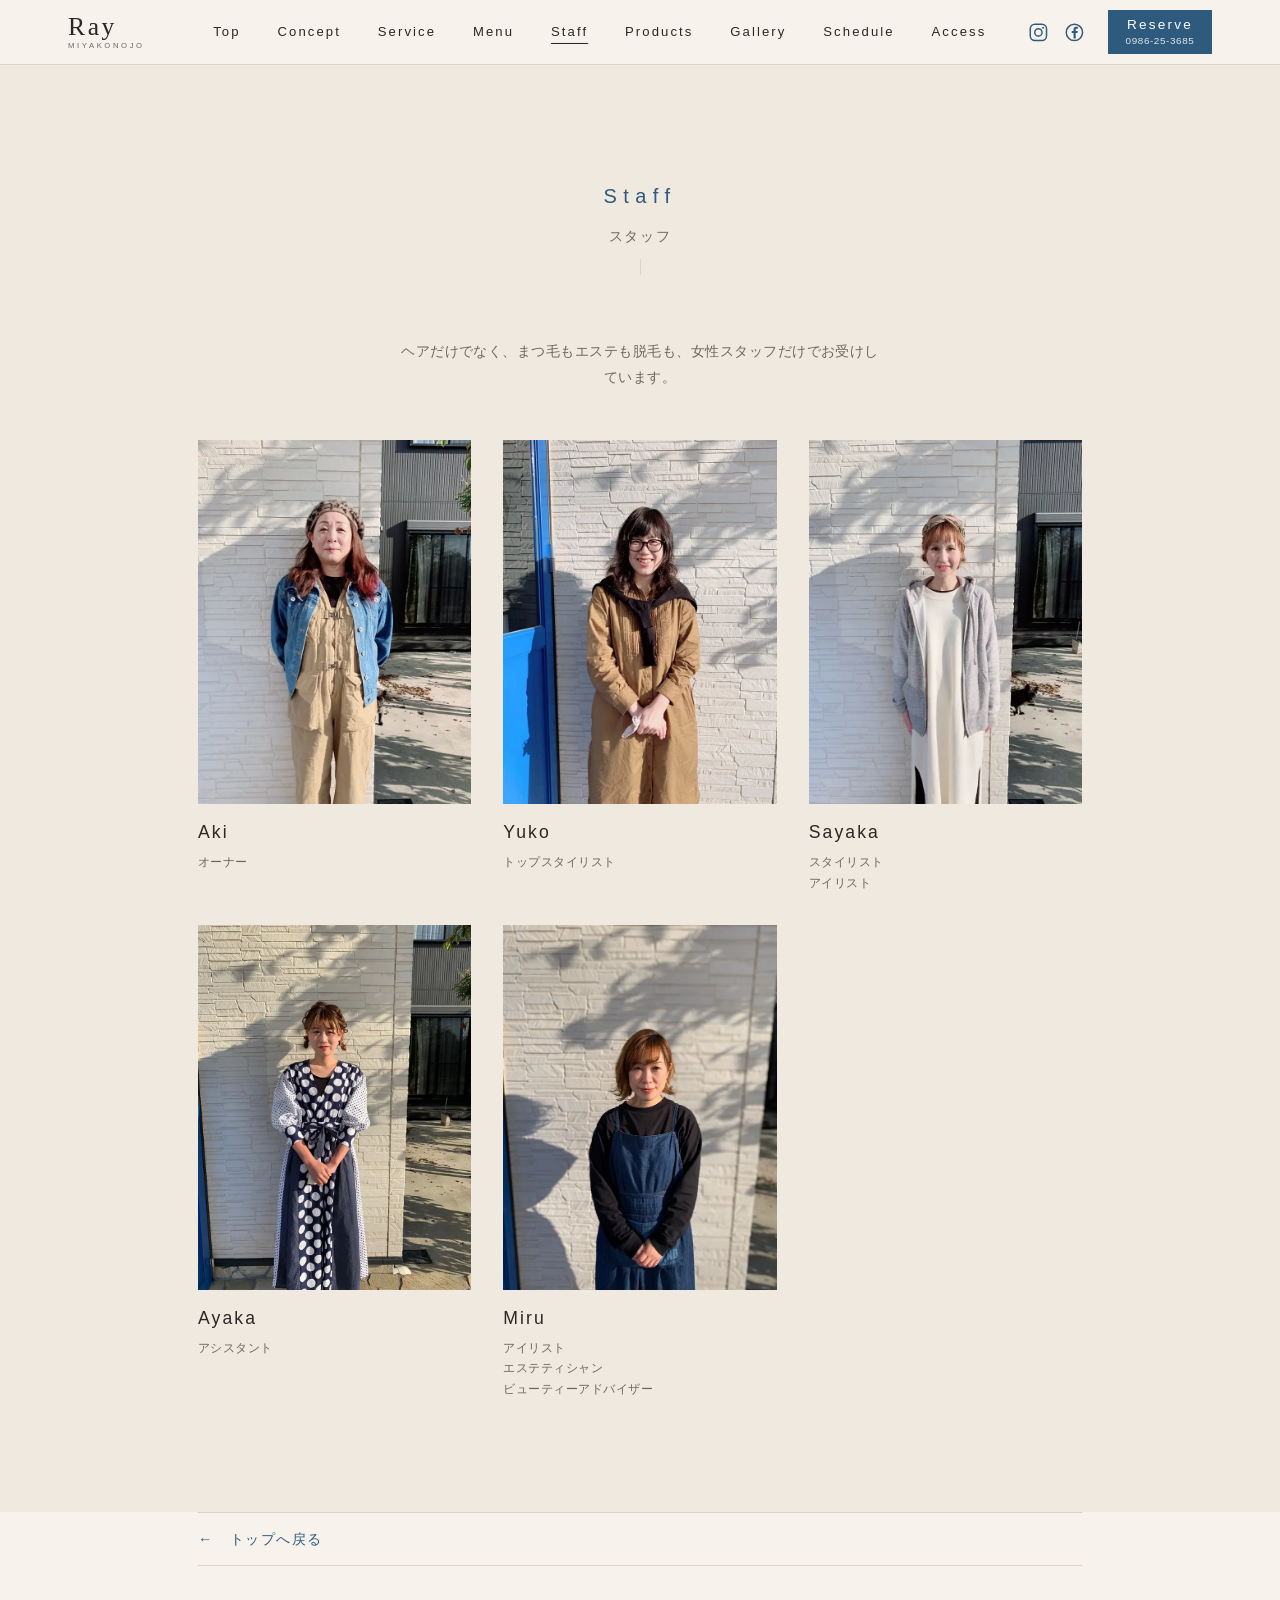
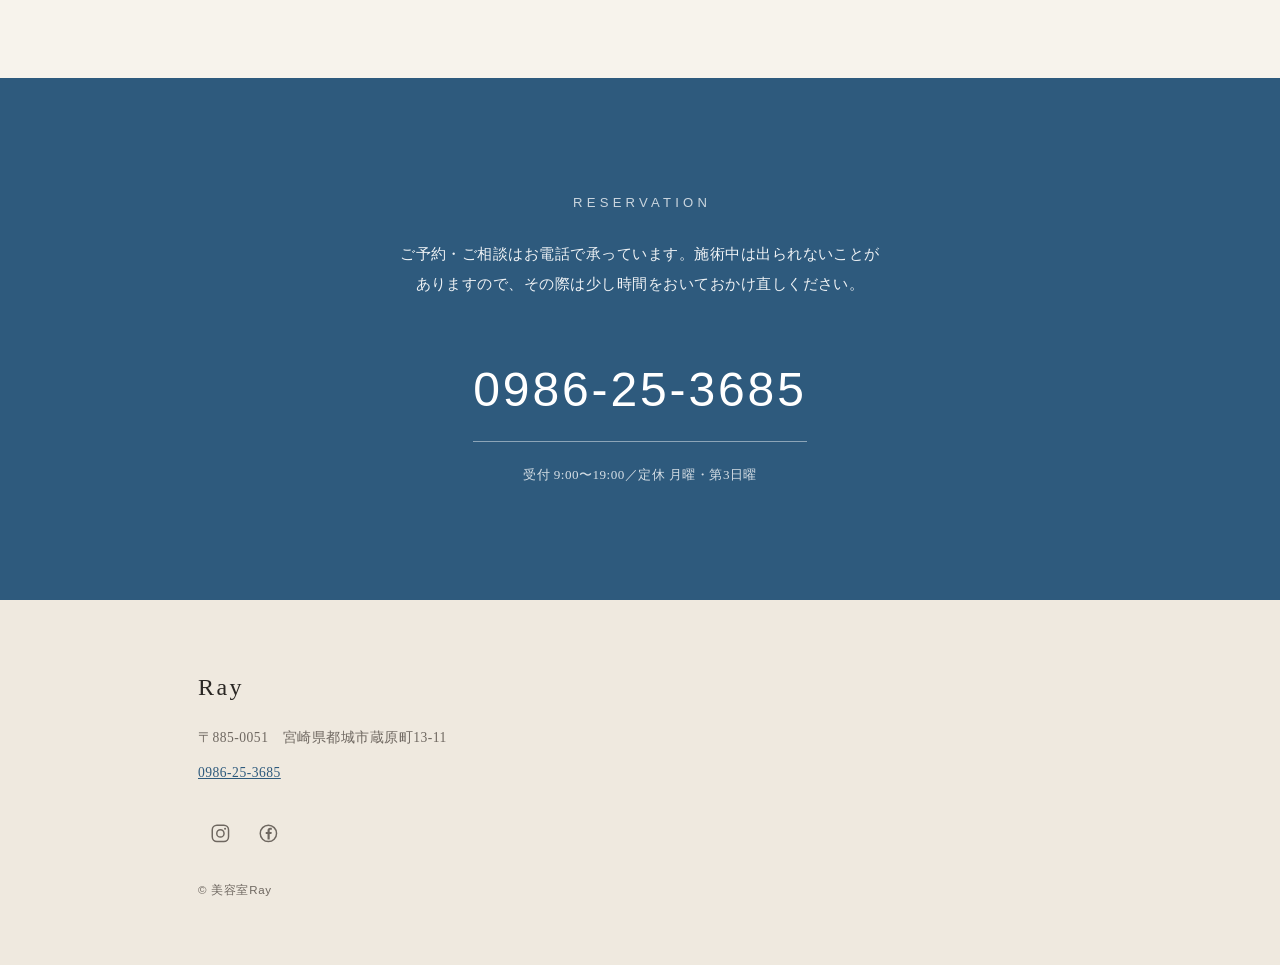
<file: v2/staff.html>
<!DOCTYPE html>
<html lang="ja">
<head>
<script>document.documentElement.className+=" js";</script>
<meta charset="UTF-8">
<meta name="viewport" content="width=device-width, initial-scale=1">
<title>スタッフ｜美容室Ray</title>
<meta name="description" content="美容室RayのオーナーAkiをはじめ、女性スタッフ5名をご紹介します。">
<meta name="robots" content="noindex">
<link rel="icon" href="favicon.svg" type="image/svg+xml">
<link rel="stylesheet" href="style.css?v=20261115g">
</head>
<body>

<a class="skip" href="#main">本文へスキップ</a>

<header class="hd">
  <div class="hd__bar">
    <a class="hd__logo" href="./">Ray<span>MIYAKONOJO</span></a>

    <button class="hd__toggle" type="button" id="navToggle" aria-expanded="false" aria-controls="siteNav">
      <span class="vh">メニューを開く</span><i></i><i></i>
    </button>

    <nav class="hd__nav" id="siteNav" aria-label="メインナビゲーション">
      <ul>
        <li><a href="./">Top</a></li>
        <li><a href="./#concept">Concept</a></li>
        <li><a href="./#service">Service</a></li>
        <li><a href="menu.html">Menu</a></li>
        <li><a href="staff.html" aria-current="page">Staff</a></li>
        <li><a href="products.html">Products</a></li>
        <li><a href="./#gallery">Gallery</a></li>
        <li><a href="./#news">Schedule</a></li>
        <li><a href="./#access">Access</a></li>
      </ul>
    </nav>

    <!-- 2026-11-12 本人の頼み:予約の電話の隣に、Instagram・Facebook へ飛ぶアイコン(フッターと同じ自作のSVG) -->
    <ul class="hd__sns">
      <li><a href="https://www.instagram.com/ray19961004" target="_blank" rel="noopener">
        <span class="vh">Instagram</span>
        <svg viewBox="0 0 24 24" aria-hidden="true" focusable="false">
          <rect x="2.6" y="2.6" width="18.8" height="18.8" rx="5.4" fill="none" stroke="currentColor" stroke-width="1.7"/>
          <circle cx="12" cy="12" r="4.2" fill="none" stroke="currentColor" stroke-width="1.7"/>
          <circle cx="17.4" cy="6.6" r="1.15" fill="currentColor"/>
        </svg></a></li>
      <li><a href="https://www.facebook.com/Ray-426782200786898/" target="_blank" rel="noopener">
        <span class="vh">Facebook</span>
        <svg viewBox="0 0 24 24" aria-hidden="true" focusable="false">
          <circle cx="12" cy="12" r="9.4" fill="none" stroke="currentColor" stroke-width="1.7"/>
          <path d="M13.5 19v-6.2h2.05l.31-2.4H13.5V8.86c0-.7.19-1.17 1.19-1.17h1.27V5.54c-.22-.03-.98-.09-1.86-.09-1.84 0-3.1 1.12-3.1 3.19v1.76H8.93v2.4H11V19z" fill="currentColor"/>
        </svg></a></li>
    </ul>

    <a class="hd__cta" href="tel:0986253685">Reserve<span>0986-25-3685</span></a>
  </div>

  <nav class="hd__quick" aria-label="主要ページ">
    <ul>
      <li><a href="./">Top</a></li>
      <li><a href="menu.html">Menu</a></li>
      <li><a href="staff.html" aria-current="page">Staff</a></li>
      <li><a href="products.html">Products</a></li>
      <li><a href="./#access">Access</a></li>
    </ul>
  </nav>
</header>

<main id="main">

  <section class="sec sec--tint" id="staff">
    <h1 class="sec__heading"><span>Staff</span><span class="sec__heading-ja">スタッフ</span></h1>
    <div class="sec__body">
      <p class="sec__note reveal">ヘアだけでなく、まつ毛もエステも脱毛も、女性スタッフだけでお受けしています。</p>
      <ul class="staff reveal">
        <li>
          <img src="assets/staff-aki.webp" width="666" height="1000" loading="lazy" decoding="async"
               alt="美容室RayのオーナーのAki">
          <p class="staff__name">Aki</p>
          <p class="staff__role"><span>オーナー</span></p>
        </li>
        <li>
          <img src="assets/staff-yuko.webp" width="666" height="1000" loading="lazy" decoding="async"
               alt="美容室RayのトップスタイリストのYuko">
          <p class="staff__name">Yuko</p>
          <p class="staff__role"><span>トップスタイリスト</span></p>
        </li>
        <li>
          <img src="assets/staff-sayaka.webp" width="666" height="1000" loading="lazy" decoding="async"
               alt="美容室Rayのスタイリスト・アイリストのSayaka">
          <p class="staff__name">Sayaka</p>
          <p class="staff__role"><span>スタイリスト</span><span>アイリスト</span></p>
        </li>
        <li>
          <img src="assets/staff-ayaka.webp" width="750" height="1000" loading="lazy" decoding="async"
               alt="美容室RayのアシスタントのAyaka">
          <p class="staff__name">Ayaka</p>
          <p class="staff__role"><span>アシスタント</span></p>
        </li>
        <li>
          <img src="assets/staff-miru.webp" width="666" height="1000" loading="lazy" decoding="async"
               alt="美容室Rayのアイリスト・エステティシャン・ビューティーアドバイザーのMiru">
          <p class="staff__name">Miru</p>
          <p class="staff__role"><span>アイリスト</span><span>エステティシャン</span><span>ビューティーアドバイザー</span></p>
        </li>
      </ul>
    </div>
  </section>

  <div class="sec__back sec__body"><a class="sec__more sec__more--back" href="./"><span aria-hidden="true">←</span><span>トップへ戻る</span></a></div>

  <section class="sec sec--res" id="reservation">
    <div class="res">
      <p class="res__en">Reservation</p>
      <p class="res__txt">ご予約・ご相談はお電話で承っています。施術中は出られないことがありますので、その際は少し時間をおいておかけ直しください。</p>
      <a class="res__tel" href="tel:0986253685">0986-25-3685</a>
      <p class="res__hours">受付 9:00〜19:00／定休 月曜・第3日曜</p>
    </div>
  </section>

</main>

<footer class="ft">
  <div class="ft__inner">
    <p class="ft__logo">Ray</p>
    <address>
      <p>〒885-0051　宮崎県都城市蔵原町13-11</p>
      <a href="tel:0986253685">0986-25-3685</a>
    </address>
    <ul class="ft__sns">
      <li><a href="https://www.instagram.com/ray19961004" target="_blank" rel="noopener">
        <span class="vh">Instagram</span>
        <svg viewBox="0 0 24 24" aria-hidden="true" focusable="false">
          <rect x="2.6" y="2.6" width="18.8" height="18.8" rx="5.4" fill="none" stroke="currentColor" stroke-width="1.7"/>
          <circle cx="12" cy="12" r="4.2" fill="none" stroke="currentColor" stroke-width="1.7"/>
          <circle cx="17.4" cy="6.6" r="1.15" fill="currentColor"/>
        </svg></a></li>
      <li><a href="https://www.facebook.com/Ray-426782200786898/" target="_blank" rel="noopener">
        <span class="vh">Facebook</span>
        <svg viewBox="0 0 24 24" aria-hidden="true" focusable="false">
          <circle cx="12" cy="12" r="9.4" fill="none" stroke="currentColor" stroke-width="1.7"/>
          <path d="M13.5 19v-6.2h2.05l.31-2.4H13.5V8.86c0-.7.19-1.17 1.19-1.17h1.27V5.54c-.22-.03-.98-.09-1.86-.09-1.84 0-3.1 1.12-3.1 3.19v1.76H8.93v2.4H11V19z" fill="currentColor"/>
        </svg></a></li>
    </ul>
    <p class="ft__copy">&copy; 美容室Ray</p>
  </div>
</footer>

<div class="callbar">
  <a href="tel:0986253685">電話で予約する<span>0986-25-3685</span></a>
</div>

<script>
(function () {
  var btn = document.getElementById('navToggle');
  var nav = document.getElementById('siteNav');
  if (btn && nav) {
    btn.addEventListener('click', function () {
      var open = nav.classList.toggle('is-open');
      btn.classList.toggle('is-open', open);
      btn.setAttribute('aria-expanded', String(open));
    });
    nav.addEventListener('click', function (e) {
      if (e.target.closest('a')) {
        nav.classList.remove('is-open');
        btn.classList.remove('is-open');
        btn.setAttribute('aria-expanded', 'false');
      }
    });
  }

  // スクロールで要素を出す
  var targets = document.querySelectorAll('.reveal');
  if (!('IntersectionObserver' in window) ||
      window.matchMedia('(prefers-reduced-motion: reduce)').matches) {
    Array.prototype.forEach.call(targets, function (el) { el.classList.add('is-in'); });
  } else {
    var io = new IntersectionObserver(function (es) {
      es.forEach(function (e) {
        if (e.isIntersecting) { e.target.classList.add('is-in'); io.unobserve(e.target); }
      });
    }, { rootMargin: '0px 0px -10% 0px', threshold: 0.05 });
    Array.prototype.forEach.call(targets, function (el) { io.observe(el); });
  }
})();
</script>

</body>
</html>
</file>
<file: v1/style.css>
@charset "UTF-8";

/* 欧文フォントの読み込み前/失敗時に、幅が変わってレイアウトが動かないようにする。
   実測: Cormorant Garamond を 100 としたとき Times New Roman は 104、Georgia は 112。
   size-adjust で幅を合わせておく。 */
@font-face {
  font-family: "Cormorant Fallback";
  src: local("Times New Roman"), local("Times"), local("Georgia");
  size-adjust: 96%;
  ascent-override: 92%;
  descent-override: 26%;
  line-gap-override: 0%;
}

/* ============================================================
   美容室Ray 公式サイト
   仕様は design.md を参照。
   ============================================================ */

:root {
  /* 色: 店舗の実物から取る。参考サイトの配色は使わない */
  --bg:      #FAF8F5;  /* 生成りの白。店舗の白い石壁 */
  --ink:     #2A2724;  /* 黒に寄せすぎないインク色 */
  --muted:   #6E6760;  /* 補足・キャプション */
  --rule:    #E0DAD1;  /* 区切り線。このサイトの主役 */
  --accent:  #2E5A7D;  /* 店の入口の青いドアを落ち着かせた藍 */
  --accent-d:#22455F;  /* ホバー・押下時 */

  --serif-ja: "Hiragino Mincho ProN", "Yu Mincho", YuMincho, "Noto Serif JP", "MS PMincho", serif;
  --sans-ja:  "Hiragino Sans", "Hiragino Kaku Gothic ProN", "Yu Gothic", YuGothic, "Noto Sans JP", sans-serif;
  --serif-en: "Cormorant Garamond", "Cormorant Fallback", Georgia, serif;

  --pad:  clamp(1.25rem, 6vw, 2.5rem);  /* 左右の余白 */
  --gap:  clamp(4rem, 12vw, 8rem);      /* セクション間の余白 */
  --max:  960px;

  --callbar-h: 3.75rem;
}

*, *::before, *::after { box-sizing: border-box; }

html {
  -webkit-text-size-adjust: 100%;
  scroll-behavior: smooth;
}
@media (prefers-reduced-motion: reduce) {
  html { scroll-behavior: auto; }
}

body {
  margin: 0;
  background: var(--bg);
  color: var(--ink);
  font-family: var(--serif-ja);
  font-size: 1rem;
  line-height: 1.9;
  letter-spacing: .02em;
  /* 画面下に固定する電話バーの分だけ底上げする */
  padding-bottom: calc(var(--callbar-h) + env(safe-area-inset-bottom, 0px));
  overflow-x: hidden;   /* 保険。実際には横に出る要素を作らない */
}

img {
  display: block;
  max-width: 100%;
  height: auto;
}

a { color: var(--accent); }
a:hover, a:focus-visible { color: var(--accent-d); }

:focus-visible {
  outline: 2px solid var(--accent);
  outline-offset: 3px;
}

/* ------------------------------------------------------------
   共通のレイアウト
   ------------------------------------------------------------ */

.wrap {
  width: 100%;
  max-width: var(--max);
  margin-inline: auto;
  padding-inline: var(--pad);
}

/* 画面には出さないが、読み上げと検索エンジンには渡す */
.vh {
  position: absolute;
  width: 1px;
  height: 1px;
  margin: -1px;
  padding: 0;
  overflow: hidden;
  clip-path: inset(50%);
  white-space: nowrap;
}

/* 画面外に飛ばすと横スクロールの原因になるので、clipで隠す */
.skip {
  position: absolute;
  width: 1px;
  height: 1px;
  margin: -1px;
  padding: 0;
  overflow: hidden;
  clip-path: inset(50%);
  white-space: nowrap;
}
.skip:focus {
  position: fixed;
  left: var(--pad);
  top: .5rem;
  z-index: 100;
  width: auto;
  height: auto;
  min-height: 44px;
  margin: 0;
  clip-path: none;
  overflow: visible;
  display: inline-flex;
  align-items: center;
  background: var(--bg);
  padding: .5rem 1rem;
  border: 1px solid var(--accent);
}

/* ------------------------------------------------------------
   ヘッダー
   ------------------------------------------------------------ */

.site-header {
  /* スクロールしても上に貼りつける */
  position: sticky;
  top: 0;
  z-index: 50;
  border-bottom: 1px solid var(--rule);
  background: var(--bg);
}

.site-header__bar {
  display: flex;
  flex-wrap: wrap;   /* 開いたナビを次の行に回す。無いと320pxで横スクロールが出る */
  align-items: center;
  justify-content: space-between;
  gap: 1rem;
  min-height: 4rem;
  /* ヘッダーだけ本文より広く取る。
     本文幅(960px)だと、項目7つ+SNSアイコン2つでナビが869pxになり、
     ロゴ84px + 余白と合わせて16px足りずに2行へ折り返していた。
     参考サイトもヘッダーは本文より広い */
  max-width: 1200px;
}

.brand {
  font-family: var(--serif-en);
  font-size: 1.75rem;
  line-height: 1;
  letter-spacing: .08em;
  color: var(--ink);
  text-decoration: none;
  /* タップ領域を44px以上に */
  display: flex;
  flex-direction: column;
  align-items: flex-start;
  justify-content: center;
  min-height: 44px;
  padding-right: .5rem;
}
.brand small {
  font-family: var(--serif-ja);
  font-size: .5rem;
  letter-spacing: .3em;
  color: var(--muted);
  margin-top: .25em;
}

.nav-toggle {
  appearance: none;
  border: 1px solid var(--rule);
  background: transparent;
  color: var(--ink);
  font-family: var(--serif-en);
  font-size: .8rem;
  letter-spacing: .18em;
  min-width: 5.25rem;
  min-height: 44px;
  padding: 0 .75rem;
  cursor: pointer;
}
.nav-toggle:hover { border-color: var(--accent); color: var(--accent); }

.site-nav ul {
  list-style: none;
  margin: 0;
  padding: 0;
}
.site-nav a {
  display: flex;
  align-items: center;
  min-height: 48px;
  text-decoration: none;
  color: var(--ink);
  border-bottom: 1px solid var(--rule);
  font-family: var(--serif-en);
  font-size: 1.05rem;
  letter-spacing: .1em;
}

/* 予約だけ枠で囲んでボタンにする(NANEA / STILL の型) */
.site-nav__cta a {
  border-bottom: none;
  border: 1px solid var(--accent);
  border-radius: 999px;
  color: var(--accent);
  justify-content: center;
  padding-inline: 1.5rem;
  margin-top: .75rem;
  transition: background-color .15s, color .15s;
}
.site-nav__cta a:hover,
.site-nav__cta a:focus-visible {
  background: var(--accent);
  color: #fff;
}

/* スマホ・タブレット: パネルとして開閉する。
   横並びナビは項目7つ + SNSアイコン2つで約790px必要なので、
   768pxだと2行に折り返してしまう。切り替えは1000pxで行う */
@media (max-width: 999px) {
  .site-nav {
    display: none;
    flex-basis: 100%;   /* ヘッダー行の幅を奪わないよう、独立した行にする */
    padding-bottom: 1rem;
  }
  .site-nav.is-open {
    display: block;
    /* 固定ヘッダーにしたので、開いたナビが画面より高いと下の項目に届かない。
       ナビ側をスクロールさせる */
    max-height: calc(100svh - 4rem);
    overflow-y: auto;
  }
}

/* PC: 横並びで常時表示 */
@media (min-width: 1000px) {
  .nav-toggle { display: none; }
  .site-nav ul {
    display: flex;
    gap: clamp(.75rem, 1.6vw, 1.4rem);
    align-items: center;
  }
  .site-nav a {
    border-bottom: none;
    min-height: 44px;
    /* "Menu" が42pxで44pxを割っていたので左右に余白を足す */
    padding-inline: .4rem;
    font-size: 1rem;
  }
  .site-nav a:hover { color: var(--accent); }
  .site-nav__cta a { margin-top: 0; padding-inline: 1.35rem; }
}

/* ------------------------------------------------------------
   セクション
   ------------------------------------------------------------ */

.section {
  padding-block: var(--gap);
  border-top: 1px solid var(--rule);
}

.section__label {
  font-family: var(--serif-en);
  font-size: .8rem;
  letter-spacing: .28em;
  text-transform: uppercase;
  color: var(--accent);
  margin: 0 0 .5rem;
}

.section__title {
  font-family: var(--serif-ja);
  font-weight: 400;
  font-size: clamp(1.25rem, 5vw, 1.75rem);
  line-height: 1.6;
  letter-spacing: .08em;
  margin: 0 0 clamp(1.5rem, 5vw, 2.25rem);
}

.section p { max-width: 34em; }
/* ラベルは<p>だが本文ではないので、行長の制限を外す
   (34emのままだと .section--center で中央揃えが効かない)
   .section p が (0,1,1) なので、こちらも2クラスにして上書きする */
.section .section__label { max-width: none; }

.section__more {
  display: inline-flex;
  align-items: center;
  min-height: 44px;
  margin-top: 1.5rem;
  font-size: .95rem;
  letter-spacing: .04em;
  text-decoration: none;
  border-bottom: 1px solid var(--accent);
}
.section__more::after {
  content: "→";
  margin-left: .6em;
  font-family: var(--serif-en);
}

/* 写真: 全面に敷かず、ずらした矩形で置く */
.figure {
  margin: clamp(2rem, 7vw, 3rem) 0 0;
}
.figure img {
  width: 100%;
}
.figure figcaption {
  font-size: .8rem;
  color: var(--muted);
  margin-top: .75rem;
  letter-spacing: .04em;
}

@media (min-width: 768px) {
  /* 右にずらす。元画像より大きく引き伸ばさない */
  .figure--offset-right {
    width: 58%;
    max-width: 481px;
    margin-left: auto;
  }
  /* 左に置く */
  .figure--offset-left {
    width: 50%;
    max-width: 481px;
  }
}

/* ------------------------------------------------------------
   価格リスト
   ------------------------------------------------------------ */

.price-group + .price-group,
.figure + .price-group { margin-top: clamp(2.5rem, 8vw, 3.5rem); }

.price-group__head {
  font-family: var(--serif-ja);
  font-weight: 400;
  font-size: 1.125rem;
  letter-spacing: .08em;
  margin: 0 0 .25rem;
  padding-bottom: .5rem;
  border-bottom: 1px solid var(--ink);
}

.price-group__note {
  font-size: .8rem;
  color: var(--muted);
  margin: .75rem 0 0;
  max-width: 34em;
}

.price {
  list-style: none;
  margin: .5rem 0 0;
  padding: 0;
}
.price li {
  display: flex;
  align-items: baseline;
  justify-content: space-between;
  gap: 1em;
  padding: .7rem 0;
  border-bottom: 1px solid var(--rule);
}
.price .n {
  flex: 1 1 auto;
  min-width: 0;          /* 長い品目名で親をはみ出させない */
  font-size: .95rem;
}
.price .p {
  flex: 0 0 auto;
  white-space: nowrap;
  font-family: var(--serif-en);
  font-size: 1rem;
  letter-spacing: .02em;
}
.price .sub {
  display: block;
  font-size: .8rem;
  color: var(--muted);
}

/* ------------------------------------------------------------
   店舗情報の表
   ------------------------------------------------------------ */

.info {
  margin: 0;
}
.info > div {
  display: flex;
  flex-wrap: wrap;
  gap: .25rem 1.5rem;
  padding: .9rem 0;
  border-bottom: 1px solid var(--rule);
}
.info dt {
  flex: 0 0 6.5em;
  font-size: .85rem;
  color: var(--muted);
  letter-spacing: .08em;
}
.info dd {
  flex: 1 1 12em;
  margin: 0;
  font-size: .95rem;
}
.info dd .sub {
  display: block;
  font-size: .82rem;
  color: var(--muted);
  margin-top: .2em;
}

.note {
  font-size: .85rem;
  color: var(--muted);
  margin-top: 1.5rem;
  max-width: 34em;
}

/* 電話番号は本文中に置く場合もタップ領域を44px確保する */
.info dd a[href^="tel:"] {
  display: inline-flex;
  align-items: center;
  min-height: 44px;
  padding-right: .25em;
}

/* ------------------------------------------------------------
   地図
   ------------------------------------------------------------ */

.map {
  margin-top: clamp(1.5rem, 5vw, 2rem);
  border: 1px solid var(--rule);
}
.map iframe {
  display: block;
  width: 100%;
  height: clamp(240px, 55vw, 380px);
  border: 0;
}

/* ------------------------------------------------------------
   予約 / 電話
   ------------------------------------------------------------ */

.tel-block { margin-top: clamp(1.5rem, 5vw, 2rem); }

.tel-big {
  display: inline-flex;
  flex-direction: column;
  align-items: flex-start;
  gap: .2rem;
  min-height: 44px;
  padding: 1rem 1.5rem;
  border: 1px solid var(--accent);
  color: var(--accent);
  text-decoration: none;
  transition: background-color .15s, color .15s;
}
.tel-big:hover, .tel-big:focus-visible {
  background: var(--accent);
  color: #fff;
}
.tel-big .num {
  font-family: var(--serif-en);
  font-size: clamp(1.75rem, 7.5vw, 2.5rem);
  line-height: 1.1;
  letter-spacing: .04em;
}
.tel-big .hours {
  font-size: .8rem;
  letter-spacing: .08em;
}

/* 画面下に固定する電話バー(スマホのみ) */
.callbar {
  position: fixed;
  inset-inline: 0;
  bottom: 0;
  z-index: 60;
  display: flex;
  background: var(--accent);
  padding-bottom: env(safe-area-inset-bottom, 0px);
  box-shadow: 0 -1px 6px rgb(42 39 36 / .12);
}
.callbar a {
  flex: 1;
  display: flex;
  align-items: center;
  justify-content: center;
  gap: .6em;
  min-height: var(--callbar-h);
  color: #fff;
  text-decoration: none;
  font-size: .95rem;
  letter-spacing: .08em;
}
.callbar .num {
  font-family: var(--serif-en);
  font-size: 1.25rem;
  letter-spacing: .04em;
}

@media (min-width: 768px) {
  body { padding-bottom: 0; }
  .callbar { display: none; }
}

/* ------------------------------------------------------------
   フッター
   ------------------------------------------------------------ */

.site-footer {
  border-top: 1px solid var(--rule);
  padding-block: clamp(2.5rem, 9vw, 4rem) clamp(2rem, 6vw, 3rem);
  font-size: .85rem;
  color: var(--muted);
}
.site-footer .brand {
  font-size: 1.5rem;
  margin-bottom: 1rem;
}
.site-footer address {
  font-style: normal;
  line-height: 1.8;
}
.site-footer .addr-line { margin: 0; }
.site-footer .addr-tel {
  display: inline-flex;
  align-items: center;
  min-height: 44px;
}
.sns {
  list-style: none;
  display: flex;
  flex-wrap: wrap;
  gap: 0 1.5rem;
  margin: 1.5rem 0 0;
  padding: 0;
}
.sns a {
  display: flex;
  align-items: center;
  min-height: 44px;
  font-family: var(--serif-en);
  letter-spacing: .12em;
  text-decoration: none;
}
.copyright {
  margin: 2rem 0 0;
  font-family: var(--serif-en);
  font-size: .75rem;
  letter-spacing: .06em;
}

/* ------------------------------------------------------------
   下層ページ
   ------------------------------------------------------------ */

.page-head {
  padding-block: clamp(2.5rem, 10vw, 4.5rem) clamp(2rem, 7vw, 3rem);
}
.page-head .section__label { margin-bottom: .25rem; }
.page-head h1 {
  font-family: var(--serif-ja);
  font-weight: 400;
  font-size: clamp(1.5rem, 6vw, 2.25rem);
  line-height: 1.5;
  letter-spacing: .08em;
  margin: 0;
}
.page-head p {
  max-width: 34em;
  margin: 1.25rem 0 0;
}

.back-link {
  display: inline-flex;
  align-items: center;
  min-height: 44px;
  margin-top: clamp(2.5rem, 8vw, 4rem);
  font-size: .95rem;
  text-decoration: none;
  border-bottom: 1px solid var(--accent);
}
.back-link::before {
  content: "←";
  margin-right: .6em;
  font-family: var(--serif-en);
}

/* 取扱い商品 */

/* ============================================================
   参考3サイトから抽出した骨格のためのコンポーネント
   (design.md 5章の対応表を参照)
   ============================================================ */

/* --- 反転セクション -------------------------------------------
   NANEAの「We think」が背景を反転させてリズムを作っていた型。
   要所2箇所(Our Standard / Reservation)だけに使う。 */
.section--invert {
  background: var(--accent-d);
  color: #fff;
  border-top: none;
}
.section--invert .section__label { color: rgba(255,255,255,.65); }
.section--invert .section__title,
.section--invert .lede { color: #fff; }
.section--invert p { color: rgba(255,255,255,.88); }
.section--invert a { color: #fff; }
.section--invert .tel-big {
  border-color: rgba(255,255,255,.55);
  color: #fff;
}
.section--invert .tel-big:hover,
.section--invert .tel-big:focus-visible {
  background: #fff;
  color: var(--accent-d);
}

/* 中央寄せのセクション(NANEAの Salon Info の型) */
.section--center .section__label,
.section--center .section__title { text-align: center; }
.section--center .info {
  max-width: 30rem;
  margin-inline: auto;
}

/* --- 大きめのリード文 ----------------------------------------- */
.lede {
  font-family: var(--serif-ja);
  font-weight: 400;
  /* <br>で改行を固定するので、必ずビューポート幅に連動させる。
     320pxで最長行(14文字)が収まるよう、最小値を1.05remに抑えている */
  font-size: clamp(1.05rem, 4.8vw, 1.75rem);
  line-height: 1.85;
  letter-spacing: .06em;
  margin: 0 0 clamp(1.5rem, 5vw, 2rem);
  max-width: none;
}

/* --- 2カラム(写真 | テキスト) ---------------------------------
   NANEAの「We are」が写真とテキストを左右に組んでいた型。 */
.cols__media { margin-top: clamp(1.5rem, 6vw, 2.5rem); }

@media (min-width: 768px) {
  .cols {
    display: grid;
    /* 写真は元画像(481px)を超えて引き伸ばさない。
       残りをテキストに渡すことで、縦長写真と短い本文でも釣り合う */
    grid-template-columns: minmax(0, 1fr) minmax(0, 400px);
    gap: clamp(2rem, 5vw, 4rem);
    align-items: center;
  }
  /* 写真を先(左)に置く場合は列幅も入れ替える */
  .cols--media-first {
    grid-template-columns: minmax(0, 400px) minmax(0, 1fr);
  }
  .cols--media-first .cols__media { order: -1; }

  .cols__media { margin-top: 0; }
  .cols__media img { width: 100%; }
}

/* --- Service: 大カテゴリ --------------------------------------
   STILLの「Main Service(hair / eyelash)」の型。 */
.service {
  list-style: none;
  margin: 0;
  padding: 0;
  border-top: 1px solid var(--rule);
}
.service li {
  padding: clamp(1.25rem, 4vw, 1.75rem) 0;
  border-bottom: 1px solid var(--rule);
}
.service .en {
  font-family: var(--serif-en);
  font-size: clamp(1.5rem, 6vw, 2rem);
  line-height: 1.2;
  letter-spacing: .04em;
  color: var(--accent);
}
.service .ja {
  font-size: .8rem;
  letter-spacing: .16em;
  color: var(--muted);
  margin-left: .9em;
}
.service .desc {
  margin: .6rem 0 0;
  font-size: .9rem;
  max-width: 34em;
}

/* --- Menu: 英語+日本語の2列グリッド ---------------------------
   NANEAの「Set Menu」の型。 */
.menu-grid {
  list-style: none;
  margin: clamp(1.5rem, 5vw, 2.5rem) 0 0;
  padding: 0;
  display: grid;
  grid-template-columns: minmax(0, 1fr);
}
@media (min-width: 600px) {
  .menu-grid {
    grid-template-columns: minmax(0, 1fr) minmax(0, 1fr);
    column-gap: clamp(2rem, 5vw, 3.5rem);
  }
}
.menu-grid a {
  display: flex;
  align-items: baseline;
  justify-content: space-between;
  gap: 1em;
  min-height: 44px;
  padding: 1rem 0;
  border-bottom: 1px solid var(--rule);
  text-decoration: none;
  color: var(--ink);
}
.menu-grid a:hover .en { color: var(--accent); }
.menu-grid .label { flex: 1 1 auto; min-width: 0; }
.menu-grid .en {
  display: block;
  font-family: var(--serif-en);
  font-size: 1.3rem;
  line-height: 1.25;
  letter-spacing: .04em;
}
.menu-grid .ja {
  display: block;
  font-size: .78rem;
  color: var(--muted);
  margin-top: .2em;
}
.menu-grid .amount {
  flex: 0 0 auto;
  white-space: nowrap;
  font-family: var(--serif-en);
  font-size: .95rem;
  color: var(--muted);
}

/* --- 推しメニューのセクション ----------------------------------
   STILLが「PARISIENNE」に1セクション使っていた型。 */
.feature {
  border-top: 1px solid var(--rule);
  border-bottom: 1px solid var(--rule);
  padding-block: clamp(2rem, 7vw, 3rem);
}
.feature__en {
  font-family: var(--serif-en);
  font-size: clamp(1.75rem, 7vw, 2.75rem);
  line-height: 1.15;
  letter-spacing: .03em;
  color: var(--accent);
  margin: 0;
}
.feature__ja {
  font-size: .85rem;
  letter-spacing: .12em;
  color: var(--muted);
  margin: .4rem 0 clamp(1.25rem, 4vw, 1.75rem);
}
.feature__price {
  font-family: var(--serif-en);
  font-size: 1.5rem;
  letter-spacing: .03em;
  color: var(--ink);
  margin: 1.25rem 0 0;
}
.feature__price .tax {
  font-family: var(--serif-ja);
  font-size: .75rem;
  color: var(--muted);
  margin-left: .5em;
}

/* --- News ------------------------------------------------------
   NANEAが今月の休業日を日付で列挙していた型。 */
.news {
  border: 1px solid var(--rule);
  padding: clamp(1.5rem, 5vw, 2.5rem);
}
.news__badge {
  display: inline-block;
  font-family: var(--serif-en);
  font-size: .7rem;
  letter-spacing: .2em;
  text-transform: uppercase;
  background: var(--accent);
  color: #fff;
  padding: .4em 1em;
  margin-bottom: 1rem;
}
.news__title {
  font-family: var(--serif-ja);
  font-weight: 400;
  font-size: 1.15rem;
  letter-spacing: .06em;
  margin: 0 0 .75rem;
}
.news p { margin: 0 0 .5rem; font-size: .95rem; }
.news p:last-child { margin-bottom: 0; }

/* --- Instagramへの導線 -----------------------------------------
   Liner「Social / Our Media」、STILL「STILL Instagram」の型。
   埋め込みは外部スクリプトが増えるので、カードでアカウントに送る。 */
.ig-card {
  display: flex;
  flex-wrap: wrap;
  align-items: center;
  justify-content: space-between;
  gap: 1rem;
  min-height: 44px;
  padding: clamp(1.25rem, 4vw, 1.75rem);
  border: 1px solid var(--rule);
  text-decoration: none;
  color: var(--ink);
  margin-top: clamp(1.5rem, 5vw, 2rem);
  transition: border-color .15s;
}
.ig-card:hover { border-color: var(--accent); }
.ig-card .handle {
  font-family: var(--serif-en);
  font-size: 1.25rem;
  letter-spacing: .03em;
  color: var(--accent);
}
.ig-card .go {
  font-family: var(--serif-en);
  font-size: .85rem;
  letter-spacing: .14em;
  color: var(--muted);
}

/* アンカーで飛んだとき、見出しが上端に張り付かないようにする */
.price-group[id] { scroll-margin-top: 1.5rem; }
.section[id]     { scroll-margin-top: 0; }

/* --- 欧文を主役に、日本語を従に ------------------------------
   3サイトとも「大きな欧文 + 小さな日本語」。
   これまでは逆(小さい英語ラベル + 日本語見出し)だった。 */
.section__head {
  margin: 0 0 clamp(1.75rem, 6vw, 2.75rem);
  font-weight: 400;
}
.section__head .en {
  display: block;
  font-family: var(--serif-en);
  font-size: clamp(2.25rem, 10vw, 4rem);
  line-height: 1.05;
  letter-spacing: .02em;
  color: var(--accent);
}
.section--invert .section__head .en { color: #fff; }
.section--center .section__head { text-align: center; }

/* --- 写真を大きく使う ----------------------------------------
   スマホでは画面幅いっぱいまで伸ばす。 */
@media (max-width: 767px) {
  .figure--bleed {
    margin-inline: calc(var(--pad) * -1);
  }
  .figure--bleed figcaption {
    padding-inline: var(--pad);
  }
}
/* 2カラムの写真側をもう少し大きく取る */
@media (min-width: 768px) {
  .cols { grid-template-columns: minmax(0, 1fr) minmax(0, 440px); }
  .cols--media-first { grid-template-columns: minmax(0, 440px) minmax(0, 1fr); }
}

/* --- スクロールで要素が出る ----------------------------------
   3サイト共通。JSが動かないときは何もしない(最初から見える)。 */
.js .reveal {
  opacity: 0;
  transform: translateY(20px);
  transition: opacity .9s cubic-bezier(.22,.61,.36,1),
              transform .9s cubic-bezier(.22,.61,.36,1);
}
.js .reveal.is-in {
  opacity: 1;
  transform: none;
}
@media (prefers-reduced-motion: reduce) {
  .js .reveal { opacity: 1; transform: none; transition: none; }
}

/* 推しメニューの欧文も大きく (STILLのPARISIENNEの型) */
.feature__en { font-size: clamp(2rem, 9vw, 3.5rem); }

/* ============================================================
   ヒーロー (2026-09-12)

   全面写真 + 中央にロゴタイプ。
   読み込み直後は「白地に文字だけ」で、少し遅れて写真が浮かび上がり、
   そのままスライドに移る (NANEA の入りかた)。

   導入状態は `.js` が付いているときだけ。
   JSが動かない環境では最初から完成形が出る。
   ============================================================ */

.hero {
  position: relative;
  min-height: calc(100svh - 4rem);
  display: flex;
  flex-direction: column;
  justify-content: center;
  padding-block: clamp(3rem, 10vw, 5rem) clamp(9rem, 26vw, 13rem);
  background: var(--bg);
  overflow: hidden;
}

/* --- 敷いた写真 --------------------------------------------- */
.photo-bg {
  position: absolute;
  inset: 0;
  overflow: hidden;
}
.photo-bg img {
  position: absolute;
  inset: 0;
  width: 100%;
  height: 100%;
  object-fit: cover;
  opacity: 0;
  transform: scale(1.06);
  transition: opacity 1.6s ease;
}
.photo-bg img.is-on {
  opacity: 1;
  transform: scale(1);
  transition: opacity 1.6s ease, transform 9s ease-out;
}
/* 文字を読ませるための藍のスクリム。
   Our Standard のように元の写真が暗いところ用の濃さ */
.photo-bg::after {
  content: "";
  position: absolute;
  inset: 0;
  background: linear-gradient(180deg,
    rgba(24,44,60,.45) 0%,
    rgba(24,44,60,.60) 45%,
    rgba(24,44,60,.80) 100%);
}

/* ヒーローは写真を暗く落とさない。
   共通の .photo-bg::after は Our Standard 用の暗いスクリムなので、
   ヒーローでは打ち消す。文字まわりは下の .hero__inner::before で持ち上げる。

   実測: 何も重ねない状態でロゴが乗る範囲を測ると
     白文字 1.6〜4.0:1(3枚が基準割れ) / 黒文字 3.7〜9.4:1
   つまり白文字では成立しない。文字はインク色にしてある。 */
.hero .photo-bg::after { content: none; }

/* --- 中央のロゴタイプ --------------------------------------- */
.hero__inner {
  position: relative;
  text-align: center;
}

/* 文字のうしろに横長の白いかすみを敷く。
   写真側(.photo-bg::after)に置くと、ヒーローの上下パディングが非対称
   (上73px / 下190px。SCROLLと重ならないよう下を厚くしている)なため
   文字が上に寄り、帯と縦に59pxずれていた。
   文字ブロック側に置けば、幅が変わっても常に文字の中心に来る。

   横幅は 200vw。かすみの水平半径が 100vw になり、
   画面端でのかけ具合が元の「写真幅の88%」とほぼ同じになる。
   高さ 80svh は、元の「写真高さの44%」= 約554px に相当する。 */
.hero__inner::before {
  content: "";
  position: absolute;
  left: 50%;
  /* 50%ではなく45%。.hero__inner の箱には行送りの余白が含まれ、
     文字の実体はその中で約5%ぶん上に寄る(実測13.3px)。
     箱ではなく文字の中心に合わせる */
  top: 45%;
  transform: translate(-50%, -50%);
  width: 200vw;
  height: clamp(18rem, 80svh, 40rem);
  background: radial-gradient(ellipse closest-side,
    rgba(250,248,245,.82)  0%,
    rgba(250,248,245,.66) 40%,
    rgba(250,248,245,.24) 74%,
    rgba(250,248,245,0)  100%);
  pointer-events: none;
}

/* 文字を帯より前に出す */
.hero__title,
.hero__inner > * { position: relative; }

.hero__title {
  margin: 0;
  font-weight: 400;
}
.hero__title .name {
  display: block;
  font-family: var(--serif-en);
  font-size: clamp(5.5rem, 34vw, 12rem);
  line-height: 1.02;   /* y のディセンダが下のタグラインに当たらない高さ */
  letter-spacing: .02em;
  color: var(--ink);
  /* 明るい下地の上で輪郭を締めるための、ごく淡い白のにじみ */
  text-shadow: 0 1px 24px rgba(250,248,245,.9);
}
.hero__title .tagline {
  display: block;
  font-family: var(--serif-en);
  font-size: clamp(.9rem, 3.6vw, 1.35rem);
  /* 字間を詰めて円の内側に収める。
     .36em だと16文字ぶんで約124pxになり、全幅272pxの半分近くが字間だった */
  letter-spacing: .2em;
  /* 字間を広げると右端に余りが出て、中央揃えが字間の半分だけ左にずれる。
     戻すのは「字間の半分」。全量入れると今度は右に2.2pxずれる(実測) */
  text-indent: .1em;
  margin-top: clamp(.5rem, 2.5vw, 1rem);
  /* 小さい文字は写真の上で不利なので、灰色ではなくインク色にする。
     さらに近距離の白い縁取りで、暗い被写体の上でも輪郭を残す */
  color: var(--ink);
  text-shadow:
    0 0 5px rgba(250,248,245,.95),
    0 0 14px rgba(250,248,245,.85),
    0 1px 20px rgba(250,248,245,.8);
}

.hero__services {
  position: relative;
  font-family: var(--serif-en);
  font-size: clamp(.85rem, 3.4vw, 1.1rem);
  letter-spacing: .3em;
  text-indent: .3em;
  color: var(--muted);
  text-shadow: 0 1px 16px rgba(250,248,245,.9);
  margin: clamp(2.5rem, 10vw, 4.5rem) 0 0;
}
.hero__services span {
  color: var(--rule);
  margin: 0 .7em;
}

/* --- SCROLL: 左端に縦組み ----------------------------------- */
.hero__scroll {
  position: absolute;
  /* 画面下の電話バーに隠れないよう、その分だけ上げる */
  bottom: calc(var(--callbar-h) + clamp(1rem, 4vw, 1.75rem));
  left: var(--pad);
  margin: 0;
  display: flex;
  flex-direction: column;
  align-items: center;
  gap: .75rem;
  writing-mode: vertical-rl;
  font-family: var(--serif-en);
  font-size: .7rem;
  letter-spacing: .32em;
  color: var(--muted);
  text-shadow: 0 0 6px rgba(250,248,245,.95), 0 0 16px rgba(250,248,245,.8);
}
.hero__scroll::after {
  content: "";
  width: 1px;
  height: clamp(2rem, 7vw, 3.5rem);
  background: var(--rule);
  box-shadow: 0 0 6px rgba(250,248,245,.9);
}

/* --- スライドの位置表示。装飾なので操作させない -------------- */
.slide-dots {
  position: absolute;
  right: var(--pad);
  bottom: calc(var(--callbar-h) + clamp(1rem, 4vw, 1.75rem));
  display: flex;
  gap: .5rem;
  margin: 0;
}
.slide-dots i {
  display: block;
  width: 1.75rem;
  height: 2px;
  background: rgba(42,39,36,.28);
  box-shadow: 0 0 6px rgba(250,248,245,.9);
  transition: background-color .6s ease;
}
.slide-dots i.is-on { background: rgba(42,39,36,.85); }

@media (min-width: 768px) {
  .hero__scroll,
  .slide-dots { bottom: clamp(1.75rem, 6vw, 3rem); }
}

/* ------------------------------------------------------------
   導入: 1枚目の写真は最初から出す。文字だけ浮かび上がる

   以前は「白地に文字だけ → 写真が浮かび上がる」だったが、
   ユーザー指示(2026-10-11)で白地から始まるのをやめた。
   写真は最初から見えていて、文字とスライドの位置表示だけ遅れて出る。

   上の通常スタイル(写真あり)が完成形であり、
   JSが無い環境ではそれがそのまま出る。

   文字は最初から最後までインク色なので、色を渡す処理は要らない。
   (以前は白文字だったため、写真の濃さに合わせて色を変えていた)

   検証メモ: 非表示のタブ(document.visibilityState === "hidden")では
   ブラウザがアニメーションを進めない。動いていないように見えたら
   まずそれを疑い、Web Animations API で currentTime を直接動かして確認する。
   ------------------------------------------------------------ */

/* 1. 文字が下から浮かび上がる (0s〜) */
.js .hero__title    { animation: heroRise 1.4s cubic-bezier(.22,.61,.36,1) both; }

@keyframes heroRise {
  from { opacity: 0; transform: translateY(18px); }
  to   { opacity: 1; transform: none; }
}

/* 2. スライドの位置表示は、文字が出てから (0.9s〜)
      ※ 写真を遅れて出す photoIn は廃止した。写真は最初から見えている。 */
.js .hero .slide-dots { animation: dotsIn .8s ease .9s both; }

@keyframes dotsIn {
  from { opacity: 0; }
  to   { opacity: 1; }
}

/* 動きを減らす設定では導入を飛ばし、完成形をそのまま出す */
@media (prefers-reduced-motion: reduce) {
  .js .hero__title,
  .js .hero .slide-dots { animation: none; }
  .photo-bg img { transition: none; transform: none; }
}

/* SNSアイコン(STILLの型)。アイコンは自前のインラインSVGで、外部読み込みを増やさない */
.site-nav__social {
  display: flex;
  align-items: center;
  gap: .25rem;
  margin-top: .75rem;
}
.site-nav__social a {
  border-bottom: none;
  min-width: 44px;       /* タップ領域 */
  min-height: 44px;
  justify-content: center;
  color: var(--muted);
  transition: color .15s;
}
.site-nav__social a:hover,
.site-nav__social a:focus-visible { color: var(--accent); }
.site-nav__social svg {
  width: 1.3rem;
  height: 1.3rem;
  display: block;
}

@media (min-width: 1000px) {
  .site-nav__social { margin-top: 0; margin-left: .25rem; }
  .site-nav__social a { padding-inline: 0; }
}

/* 写真を2枚並べる (Serviceセクション)。
   スマホでも横2列にして小さく見せる。縦1列だと1枚が大きくなりすぎる。
   ※このブロックは 9a2eedf で誤って削除されていた(HTMLにクラスだけ残り、
     2枚が全幅で縦に並ぶ状態になっていた)。 */
.photo-row {
  display: grid;
  grid-template-columns: repeat(2, minmax(0, 1fr));
  gap: clamp(.75rem, 3vw, 1.75rem);
  margin-top: clamp(2rem, 7vw, 3rem);
}
.photo-row .figure { margin: 0; }
/* 元が縦長(481x640)と横長(1200x900)で比率が違うので正方形に揃える。
   4:3にすると縦長のほうが上下を大きく切られて頭が落ちる */
.photo-row .figure img {
  aspect-ratio: 1;
  object-fit: cover;
  object-position: center top;
}
.photo-row figcaption {
  font-size: .72rem;
  line-height: 1.7;
  margin-top: .5rem;
}

/* 写真を敷いた反転セクション (Our Standard)。
   ※このブロックも 9a2eedf で誤って削除されていた。
     section が position:static のままだと、中の .photo-bg が
     別の祖先を基準に配置されてしまい、写真が正しい位置に出ない。 */

/* `.fader` はJSの目印(document.querySelectorAll('.fader'))で、
   見た目は `.photo-bg img` 側で付けている。スタイル定義が無いのは意図的。 */

/* ------------------------------------------------------------
   スタッフ (staff.html)
   既存サイト(beauty-ray.com/スタッフ/)の名前・肩書き・写真をそのまま移したもの
   ------------------------------------------------------------ */

.staff {
  list-style: none;
  margin: 0 0 clamp(2rem, 6vw, 3rem);
  padding: 0;
  display: grid;
  grid-template-columns: repeat(2, minmax(0, 1fr));
  gap: clamp(1.25rem, 4vw, 2.25rem);
}
@media (min-width: 760px) { .staff { grid-template-columns: repeat(3, minmax(0, 1fr)); } }

.staff img {
  width: 100%;
  aspect-ratio: 3 / 4;
  object-fit: cover;
  object-position: center top;
}
.staff__name {
  margin: .9rem 0 .2rem;
  font-family: var(--serif-en);
  font-size: 1.3rem;
  letter-spacing: .06em;
  line-height: 1.2;
}
.staff__role { margin: 0; font-size: .78rem; line-height: 1.8; color: var(--muted); }
/* 肩書きは原典の語をそのまま使い、区切り記号を足さずに行で分ける */
.staff__role span { display: block; }

/* ------------------------------------------------------------
   取扱い商品 (products.html)
   ------------------------------------------------------------ */

.prod-group { margin-top: clamp(2.5rem, 8vw, 4rem); }

.prods { list-style: none; margin: 0; padding: 0; }
.prods .prod + .prod { margin-top: clamp(2rem, 6vw, 3rem); }

.prod__media {
  display: flex;
  align-items: center;
  justify-content: center;
  aspect-ratio: 4 / 3;
  padding: clamp(.75rem, 3vw, 1.25rem);
  background: #fff;
  border: 1px solid var(--rule);
}
/* 商品写真はロゴから縦長のボトルまで縦横比がばらばらなので、切らずに収める */
.prod__media img { width: auto; height: auto; max-width: 100%; max-height: 100%; object-fit: contain; }

/* グリッドの2列目。長い商品名で列がはみ出さないように */
.prod__body { min-width: 0; }

.prod__name { margin: .9rem 0 .5rem; font-size: 1rem; line-height: 1.65; }
.prod__lead { margin: 0 0 .9rem; font-size: .85rem; line-height: 1.8; color: var(--muted); }
.prod__desc { margin: 0 0 .85em; font-size: .88rem; line-height: 1.95; }
.prod__desc:last-of-type { margin-bottom: 0; }

.prod__price { margin: 1.1rem 0 0; }
.prod__price > div {
  display: flex;
  justify-content: space-between;
  gap: 1rem;
  padding: .55rem 0;
  border-bottom: 1px dotted var(--rule);
}
.prod__price dt { font-size: .85rem; line-height: 1.7; }
.prod__price dd { margin: 0; font-size: .85rem; white-space: nowrap; }

/* 説明つきの商品は、幅が取れたら写真を左に置く */
@media (min-width: 720px) {
  .prods:not(.prods--grid) .prod {
    display: grid;
    grid-template-columns: minmax(0, 15rem) minmax(0, 1fr);
    gap: clamp(1.5rem, 4vw, 2.5rem);
    align-items: start;
  }
  .prods:not(.prods--grid) .prod__name { margin-top: 0; }
}

/* 商品名と写真だけのものは並べる */
.prods--grid {
  display: grid;
  grid-template-columns: repeat(2, minmax(0, 1fr));
  gap: clamp(1.25rem, 4vw, 2rem);
}
@media (min-width: 760px) { .prods--grid { grid-template-columns: repeat(3, minmax(0, 1fr)); } }
.prods--grid .prod + .prod { margin-top: 0; }
.prods--grid .prod__media { aspect-ratio: 1; }
.prods--grid .prod__name { font-size: .9rem; margin-bottom: 0; }

/* --- トップの Staff セクション --------------------------------
   トップに出すのは店長のAkiだけ。残りは staff.html にいる。 */
.staff-lead { margin: 1.5rem 0 0; }
.staff-lead .name {
  display: block;
  font-family: var(--serif-en);
  font-size: 1.5rem;
  line-height: 1.2;
  letter-spacing: .06em;
}
.staff-lead .role {
  display: block;
  margin-top: .35rem;
  font-size: .78rem;
  letter-spacing: .14em;
  color: var(--muted);
}
/* 縦長の人物写真。他のセクションの写真と高さが揃うように切る */
.figure--portrait img {
  aspect-ratio: 3 / 4;
  object-fit: cover;
  object-position: center top;
}

/* 反転セクションの中に写真を置いたときのキャプション。
   Our Standard を全面背景から「写真左 / 文字右」に組み替えたことで必要になった。 */
.section--invert .figure figcaption { color: rgba(255,255,255,.72); }

/* --- Access の店舗情報 ----------------------------------------
   ラベルと値を dl で分けず、1行ずつ読ませる形。 */
.acc-info { margin: clamp(1.5rem, 5vw, 2.25rem) 0 0; }
.acc-info__line { margin: 0 0 .6rem; font-size: .95rem; line-height: 1.95; }
.acc-info__tel {
  display: inline-flex;
  align-items: baseline;
  gap: .5em;
  min-height: 44px;
  margin-top: 1rem;
  text-decoration: none;
  color: var(--accent);
  font-family: var(--serif-en);
  font-size: clamp(1.6rem, 7vw, 2.1rem);
  letter-spacing: .02em;
  border-bottom: 1px solid currentColor;
}
.acc-info__tel span {
  font-family: var(--serif-ja);
  font-size: .6rem;
  letter-spacing: .2em;
}

/* 写真より文字が主役の2カラム。
   cols--media-first は写真440px固定で、本文に376pxしか残らず
   「負担をかけな / い。」のように不自然に折れていた。写真側を細くする。
   後ろに置いて、先の .cols--media-first の指定を上書きする。 */
@media (min-width: 768px) {
  /* 固定幅(20rem)だと768pxで文字側に318pxしか残らず、まだ折れていた。
     見出し「髪と頭皮に、負担をかけない。」の必要幅は実測416px。
     割合にすると768pxでも457px残る。 */
  .cols--media-sm { grid-template-columns: minmax(0, 28%) minmax(0, 1fr); }
}

/* --- Instagram: 背景に自作のマークを薄く敷く ------------------
   ナビ・フッターと同じインラインSVG。外部画像は読み込まない。 */
.section--ig { position: relative; overflow: hidden; }
.section--ig > .wrap { position: relative; z-index: 1; }
.ig-bg {
  position: absolute;
  top: 50%;
  left: 50%;
  transform: translate(-50%, -50%);
  width: clamp(15rem, 40vw, 28rem);
  height: auto;
  color: var(--accent);
  opacity: .07;
  pointer-events: none;
}
</file>
<file: v2/style.css>
@charset "UTF-8";

/* ============================================================
   美容室Ray v2

   参考: THE SALON(thesalon-toyama.com) / hairmada(hairmada.com)
        fleur de eLan(elan-v.com)

   v1(NANEA / Liner / STILL 参照)との違い:
     - 写真に文字を重ねない。白地に文字、その下に写真   … hairmada
     - メニュー価格は細い罫線の料金表で載せる            … elan
     - Newsを日付つきのリストで複数件                   … elan
     - 文章を削らず、丁寧に語る                         … THE SALON
     - 予約は枠線ではなく塗りのボタン                   … hairmada
     - 欧文はセリフではなくサンセリフ、字間を広く        … hairmada
     - 背景は白ではなくアイボリー                       … elan
     - セクション見出しは中央の小さな英字ラベル         … elan
   ============================================================ */

:root {
  --bg:      #F7F3EC;  /* アイボリー。v1は白 */
  --bg-tint: #EFE9DF;  /* 一段濃い帯。セクションを交互に塗り分ける */
  --paper:   #FFFDF9;
  --ink:     #2A2724;
  --muted:   #6E6760;
  --rule:    #DDD5C8;
  --accent:  #2E5A7D;  /* 店の入口の青いドア。v1から引き継ぐ */
  --accent-d:#1F4159;

  --sans-ja: "Hiragino Sans", "Hiragino Kaku Gothic ProN", "Yu Gothic", YuGothic, "Noto Sans JP", sans-serif;
  --serif-ja: "Hiragino Mincho ProN", "Yu Mincho", YuMincho, "Noto Serif JP", "MS PMincho", serif;
  /* v1はセリフ(Cormorant)。v2はサンセリフで字間を広く取る。Webフォントは使わない */
  --sans-en: "Helvetica Neue", Arial, "Hiragino Sans", sans-serif;

  --pad: clamp(1.25rem, 6vw, 3rem);
  --gap: clamp(3.5rem, 11vw, 7rem);
  --max: 980px;
  --callbar-h: 3.75rem;
}

*, *::before, *::after { box-sizing: border-box; }

html { -webkit-text-size-adjust: 100%; scroll-behavior: smooth; scroll-padding-top: 8rem; }
@media (prefers-reduced-motion: reduce) { html { scroll-behavior: auto; } }

body {
  margin: 0;
  background: var(--bg);
  color: var(--ink);
  font-family: var(--serif-ja);
  font-size: 1rem;
  line-height: 1.95;
  letter-spacing: .03em;
  padding-bottom: calc(var(--callbar-h) + env(safe-area-inset-bottom, 0px));
  overflow-x: hidden;
}

img { display: block; max-width: 100%; height: auto; }
a { color: var(--accent); }
a:hover, a:focus-visible { color: var(--accent-d); }
:focus-visible { outline: 2px solid var(--accent); outline-offset: 3px; }

.vh {
  position: absolute; width: 1px; height: 1px; margin: -1px;
  padding: 0; overflow: hidden; clip-path: inset(50%); white-space: nowrap;
}
.skip {
  position: absolute; width: 1px; height: 1px; margin: -1px;
  padding: 0; overflow: hidden; clip-path: inset(50%); white-space: nowrap;
}
.skip:focus {
  position: fixed; left: var(--pad); top: .5rem; z-index: 100;
  width: auto; height: auto; min-height: 44px; margin: 0;
  clip-path: none; overflow: visible;
  display: inline-flex; align-items: center;
  background: var(--paper); padding: .5rem 1rem; border: 1px solid var(--accent);
}

/* ------------------------------------------------------------
   始まりの演出(2026-11-15 本人の頼み。トップだけ・最初の1回だけ)
   0.05〜0.45秒 「Ray」が浮かぶ → 0.3秒 ハサミが文字の右端に現れ、0.5秒〜 右から左へチョキチョキ切る
   (文字の右端から左端までは、どの画面の幅でも0.9秒。左端で消える)→ 切れた下の文字と髪が、通った所から順にパラパラ落ちる
   → 2.0〜2.5秒 全体が消えてページが出る。押すと飛ばせる
   ------------------------------------------------------------ */

.intro { display: none; }
.has-intro .intro {
  --fs: clamp(4.5rem, 24vw, 9rem);
  display: block; position: fixed; inset: 0; z-index: 200; cursor: pointer; overflow: hidden;
  background: var(--bg);
  animation: intro-out 0.5s ease 2.0s forwards;   /* JavaScriptが動かなくても、2.5秒で消えて押せるようになる */
}
.intro__stage { position: absolute; inset: 0; display: grid; place-items: center; }
/* 切れ目(箱の上から60%)が画面の真ん中に来るよう、少し上げる。60%は小文字の高さの真ん中 */
.intro__logo {
  position: relative; top: -.1em;
  font-family: var(--serif-ja); font-size: var(--fs); line-height: 1;
  letter-spacing: .1em; text-indent: .1em; color: var(--ink);
  opacity: 0; transform: translateY(.08em); animation: intro-in 0.4s ease 0.05s forwards;
}
.intro__word { margin: 0; white-space: nowrap; }
.intro__word--top { clip-path: inset(0 0 40% 0); }
/* 下の半分を細い短冊に分け、ハサミが通った所から順に、ゆらゆら回りながら落とす */
.intro__piece {
  position: absolute; inset: 0; clip-path: inset(60% var(--r) 0 var(--l)); transform-origin: 50% 70%;
  animation: intro-fall var(--t) cubic-bezier(.5, 0, .85, .55) var(--d) forwards;
}
/* 切った髪の毛のような細い線 */
.intro__hair {
  position: absolute; left: var(--x); top: 60%; width: 1.5px; height: var(--len);
  background: var(--ink); border-radius: 1px; opacity: 0; transform-origin: 50% 0;
  animation: intro-hair var(--t) cubic-bezier(.5, 0, .85, .55) var(--d) forwards;
}
/* ハサミ(青い線画。2026-11-15 本人「もとのハサミでいい」)。左右を反転して刃を左に向ける。支点は絵の左から46.8%。
   切った後の線は引かない(本人「切った後に線が残ってるけどそれいらない」) */
.intro__cutter {
  position: absolute; left: 0; top: 50%; width: clamp(64px, 16vw, 96px); opacity: 0;
  transform: translate(calc(50vw + var(--fs) * 1.05 - 46.8% + 28px), -50%);
  animation: intro-travel 1.30s linear 0.3s forwards;
}
.intro__scissors { display: block; width: 100%; height: auto; overflow: visible; color: var(--accent); transform: scaleX(-1); }
/* 刃を大きく開いて閉じる(チョキチョキ)。支点は絵の(66, 30) */
.intro__blade { transform-box: view-box; transform-origin: 66px 30px; }
.intro__blade--a { transform: rotate(-24deg); animation: intro-snip-a 0.3s ease-in-out 0.5s 3 both; }
.intro__blade--b { transform: rotate(24deg); animation: intro-snip-b 0.3s ease-in-out 0.5s 3 both; }
.has-intro .intro.is-skipped { animation: intro-out .3s ease forwards; }
@keyframes intro-in { to { opacity: 1; transform: none; } }
@keyframes intro-travel {
  0% { opacity: 0; transform: translate(calc(50vw + var(--fs) * 1.05 - 46.8% + 28px), -50%); animation-timing-function: ease-out; }
  15.38% { opacity: 1; transform: translate(calc(50vw + var(--fs) * 1.05 - 46.8%), -50%); animation-timing-function: linear; }
  84.62% { opacity: 1; transform: translate(calc(50vw - var(--fs) * 1.05 - 46.8%), -50%); animation-timing-function: ease-in; }
  100% { opacity: 0; transform: translate(calc(50vw - var(--fs) * 1.05 - 46.8% - 28px), -50%); }
}
@keyframes intro-snip-a { 0%, 100% { transform: rotate(-24deg); } 50% { transform: rotate(0deg); } }
@keyframes intro-snip-b { 0%, 100% { transform: rotate(24deg); } 50% { transform: rotate(0deg); } }
@keyframes intro-fall {
  0% { transform: none; opacity: 1; }
  35% { transform: translate(calc(var(--dx) * -.6), calc(var(--fall) * .16)) rotate(calc(var(--rot) * -.4)); opacity: 1; }
  100% { transform: translate(var(--dx), var(--fall)) rotate(var(--rot)); opacity: 0; }
}
@keyframes intro-hair {
  0% { transform: rotate(var(--r0)); opacity: .8; }
  40% { transform: translate(calc(var(--dx) * -.6), calc(var(--fall) * .2)) rotate(calc(var(--rot) * -.5)); opacity: .8; }
  100% { transform: translate(var(--dx), var(--fall)) rotate(var(--rot)); opacity: 0; }
}
@keyframes intro-out { to { opacity: 0; visibility: hidden; } }

/* ------------------------------------------------------------
   ヘッダー
   ------------------------------------------------------------ */

.hd {
  position: sticky;   /* v1は固定しない。v2は追従させる(hairmadaと同じ) */
  top: 0;
  z-index: 60;
  background: var(--bg);
  border-bottom: 1px solid var(--rule);
}
.hd__bar {
  display: flex;
  flex-wrap: wrap;
  align-items: center;
  gap: .75rem;
  width: 100%;
  max-width: 1240px;
  margin-inline: auto;
  padding-inline: var(--pad);
  min-height: 4rem;
}

.hd__logo {
  display: flex;
  flex-direction: column;
  justify-content: center;
  min-height: 44px;
  margin-right: auto;
  font-family: var(--serif-ja);
  font-size: 1.6rem;
  line-height: 1;
  letter-spacing: .1em;
  color: var(--ink);
  text-decoration: none;
}
.hd__logo span {
  font-family: var(--sans-en);
  font-size: .48rem;
  letter-spacing: .34em;
  color: var(--muted);
  margin-top: .35em;
}

/* 予約は塗りのボタン(hairmadaの型)。v1は枠線だけだった */
.hd__cta {
  display: flex;
  flex-direction: column;
  align-items: center;
  justify-content: center;
  min-height: 44px;
  padding: .35rem 1.1rem;
  background: var(--accent);
  color: #fff;
  text-decoration: none;
  font-family: var(--sans-en);
  font-size: .85rem;
  letter-spacing: .16em;
  line-height: 1.2;
  transition: background-color .15s;
}
.hd__cta:hover, .hd__cta:focus-visible { background: var(--accent-d); color: #fff; }
.hd__cta span {
  font-size: .62rem;
  letter-spacing: .06em;
  opacity: .85;
  margin-top: .15em;
}

/* ハンバーガー */
.hd__toggle {
  order: 3;
  appearance: none;
  border: 1px solid var(--rule);
  background: transparent;
  width: 44px; height: 44px;
  display: flex; flex-direction: column;
  align-items: center; justify-content: center; gap: 5px;
  cursor: pointer;
}
.hd__toggle i {
  display: block; width: 18px; height: 1px;
  background: var(--ink);
  transition: transform .25s, opacity .25s;
}
/* i は2本。ボタン内の先頭は .vh の span なので nth-child ではなく nth-of-type で指定する */
.hd__toggle.is-open i:nth-of-type(1) { transform: translateY(3px) rotate(45deg); }
.hd__toggle.is-open i:nth-of-type(2) { transform: translateY(-3px) rotate(-45deg); }

.hd__nav ul { list-style: none; margin: 0; padding: 0; }
.hd__nav a {
  display: flex;
  align-items: center;
  min-height: 48px;
  text-decoration: none;
  color: var(--ink);
  font-family: var(--sans-en);
  font-size: .95rem;
  letter-spacing: .16em;
  border-bottom: 1px solid var(--rule);
}

@media (max-width: 899px) {
  .hd__nav { display: none; flex-basis: 100%; order: 4; padding-bottom: .75rem; }
  .hd__nav.is-open { display: block; }
  .hd__cta { order: 2; }
}
@media (min-width: 900px) {
  html { scroll-padding-top: 6rem; }
  .hd__toggle { display: none; }
  .hd__nav { order: 2; }
  .hd__nav ul { display: flex; align-items: center; gap: clamp(.9rem, 2vw, 1.7rem); }
  .hd__nav a { border-bottom: none; min-height: 44px; padding-inline: .35rem; font-size: .82rem; }
  .hd__nav a:hover { color: var(--accent); }
  .hd__cta { order: 3; margin-left: 1.25rem; }
}

/* 2026-11-12 予約の隣の Instagram・Facebook のアイコン。予約のボタンと同じ青 */
.hd__sns { display: flex; list-style: none; margin: 0; padding: 0; }
.hd__sns a {
  display: flex; align-items: center; justify-content: center;
  width: 36px; min-height: 44px; color: var(--accent);
}
.hd__sns a:hover, .hd__sns a:focus-visible { color: var(--accent-d); }
.hd__sns svg { width: 1.3rem; height: 1.3rem; display: block; }
@media (max-width: 899px) {
  .hd__sns { order: 2; }               /* 予約(order 2)の左。HTMLの順で前に来る */
  .hd__bar { column-gap: .5rem; }
  .hd__cta { padding-inline: .8rem; }
}
/* 360px未満(初代iPhone SEなど)は1段に収まらないので、ロゴの下の小さな英字を外し、アイコンと予約を少し詰める */
@media (max-width: 359px) {
  .hd__logo span { display: none; }
  .hd__sns a { width: 32px; }
  .hd__cta { padding-inline: .55rem; }
}
@media (min-width: 900px) {
  .hd__sns { order: 3; margin-left: 1rem; }
  .hd__cta { margin-left: .25rem; }
}

/* モバイルでは主要な4項目を常時表示する。全項目の開閉とは独立。 */
.hd__quick { max-width: 1240px; margin-inline: auto; padding-inline: var(--pad); }
.hd__quick ul { display: grid; grid-template-columns: repeat(5, minmax(0, 1fr)); list-style: none; margin: 0; padding: 0; }
.hd__quick a {
  display: flex; align-items: center; justify-content: center;
  min-height: 44px; color: var(--ink); text-decoration: none;
  font-family: var(--sans-en); font-size: .68rem; letter-spacing: .12em;
}
.hd__nav a[aria-current="page"], .hd__quick a[aria-current="page"] {
  text-decoration: underline; text-underline-offset: .5em; text-decoration-thickness: 1px;
}
@media (min-width: 900px) { .hd__quick { display: none; } }
/* PC表示に切り替わる幅でも、8項目と予約を同じ段に収める。 */
@media (min-width: 900px) and (max-width: 1100px) {
  .hd__bar { gap: .5rem; }
  .hd__nav ul { gap: .4rem; }
  .hd__nav a { padding-inline: .2rem; font-size: .68rem; letter-spacing: .1em; }
  .hd__cta { margin-left: 0; padding-inline: .7rem; }
  .hd__sns { margin-left: .25rem; }
}
/* 1101〜1259px も、アイコンを足した分だけ詰めないと予約が2段目に落ちる(2026-11-12 Codex の見直しで分かった) */
@media (min-width: 1101px) and (max-width: 1259px) {
  .hd__nav ul { gap: 1rem; }
  .hd__nav a { padding-inline: .2rem; }
  .hd__sns { margin-left: .25rem; }
}

/* ------------------------------------------------------------
   ヒーロー: 写真に文字を重ねない (hairmadaの型)
   ------------------------------------------------------------ */

.mv { background: var(--bg); }

.mv__head {
  max-width: var(--max);
  margin-inline: auto;
  padding: clamp(3.5rem, 12vw, 7rem) var(--pad) clamp(2.5rem, 8vw, 4rem);
  text-align: center;
}
.mv__en {
  margin: 0;
  font-family: var(--sans-en);
  font-weight: 400;
  /* 1行ずつ span で区切ってあるので、改行位置は幅で変わらない。
     行の最長は "FOR EVERY DAY." の14文字 */
  font-size: clamp(1.5rem, 7.2vw, 3.4rem);
  line-height: 1.5;
  letter-spacing: .12em;
  text-indent: .12em;   /* 字間の右余りで中央がずれるぶんの半分 */
}
.mv__en span { display: block; }
.mv__ja {
  margin: clamp(1.25rem, 4vw, 2rem) 0 0;
  font-size: .78rem;
  letter-spacing: .28em;
  text-indent: .28em;
  color: var(--muted);
}

.mv__photo img {
  width: 100%;
  aspect-ratio: 16 / 9;
  object-fit: cover;
}

/* 横幅が取れたら、写真を左半分に敷いて文字を右に置く (hairmadaの型)。
   写真は画面の左端まで出しきり、文字側だけ余白を持たせる。
   スマホでは縦積みのまま (文字 → 写真)。 */
@media (min-width: 860px) {
  .mv {
    display: grid;
    grid-template-columns: minmax(0, 1.12fr) minmax(0, 1fr);
    align-items: center;
    min-height: min(82svh, 660px);
  }
  .mv__photo {
    grid-column: 1;
    grid-row: 1;
    align-self: stretch;
  }
  .mv__photo img {
    height: 100%;
    aspect-ratio: auto;
  }
  .mv__head {
    grid-column: 2;
    grid-row: 1;
    max-width: none;
    margin-inline: 0;
    padding: var(--pad) clamp(1.5rem, 4vw, 3.5rem);
    text-align: left;
    /* 文字の大きさを「画面幅」ではなく「この列の幅」で決めるため */
    container-type: inline-size;
  }
  .mv__en {
    /* 左揃えなので、中央寄せのための字下げは要らない */
    text-indent: 0;
    /* 画面幅で決めると、列が狭い中間幅(1280px前後)で
       "FOR EVERY DAY." が2行に折れた。列の幅(cqw)を基準にする。
       最長行は14文字 + 字間 .12em で約9.8em ぶん。
       9.4cqw なら 9.8em = 0.92 列幅 で必ず1行に収まる。 */
    font-size: min(3.4rem, 9.4cqw);
  }
  .mv__ja { text-indent: 0; }
}

/* ------------------------------------------------------------
   セクション
   ------------------------------------------------------------ */

.sec {
  padding-block: var(--gap);
}
.sec--tint { background: var(--bg-tint); }

/* セクション見出しは縦組み (elanの型)。v1は横組みの大きな欧文だった */
.sec__label {
  margin: 0 auto clamp(2rem, 6vw, 3rem);
  width: max-content;
  font-family: var(--sans-en);
  font-size: .82rem;
  letter-spacing: .32em;
  color: var(--accent);
  text-transform: uppercase;
}
.sec__label span {
  display: block;
  padding-bottom: 1rem;
  position: relative;
}
.sec__label span::after {
  content: "";
  position: absolute;
  left: 50%;
  bottom: 0;
  width: 1px;
  height: 1rem;
  background: var(--rule);
}

.sec__body {
  width: 100%;
  max-width: var(--max);
  margin-inline: auto;
  padding-inline: var(--pad);
}
.sec__note {
  max-width: 36em;
  margin: 0 auto clamp(2rem, 6vw, 3rem);
  font-size: .85rem;
  color: var(--muted);
  text-align: center;
}

/* 詳細ページの見出しと、余白・罫線で示すリンク。 */
.sec__heading {
  margin: 0 auto clamp(2.5rem, 7vw, 4rem); padding-bottom: 1.5rem;
  position: relative; text-align: center; font-weight: 400;
  font-family: var(--sans-en); font-size: 1.25rem; letter-spacing: .32em;
  color: var(--accent);
}
.sec__heading::after {
  content: ""; position: absolute; left: 50%; bottom: 0;
  width: 1px; height: 1rem; background: var(--rule);
}
.sec__heading-ja {
  display: block; margin-top: .5rem; font-family: var(--serif-ja);
  font-size: .85rem; letter-spacing: .12em; color: var(--muted);
}
.sec__more {
  display: flex; align-items: center; justify-content: space-between; gap: 1rem;
  min-height: 44px; margin-top: 2rem; padding-block: .75rem;
  border-block: 1px solid var(--rule); text-decoration: none;
  font-family: var(--serif-ja); font-size: .9rem; letter-spacing: .1em;
}
/* トップから詳細ページへ。押せると分かるよう、青い細枠のボタンにして真ん中に置く。
   塗りは予約の帯・電話のバーだけにしたいので、触れた時も塗らず、枠を太くして矢印を動かす */
.sec__cta-note {
  margin: 2.25rem auto 0; max-width: 34em;
  text-align: center; font-size: .78rem; line-height: 1.9; color: var(--muted);
}
.sec__cta {
  display: grid; grid-template-columns: 1fr auto; align-items: center; column-gap: 1rem;
  width: 100%; max-width: 22rem; min-height: 64px;
  margin: 1.25rem auto 0; padding: .85rem 1.25rem;
  border: 1px solid var(--accent); background: var(--paper);
  color: var(--accent); text-decoration: none;
  transition: border-color .15s, color .15s, box-shadow .15s;
}
.sec__cta-en {
  grid-column: 1; font-family: var(--sans-en); font-size: .64rem;
  letter-spacing: .26em; text-transform: uppercase; line-height: 1.6;
}
.sec__cta-ja { grid-column: 1; font-family: var(--serif-ja); font-size: 1rem; letter-spacing: .1em; line-height: 1.6; }
.sec__cta-arr { grid-column: 2; grid-row: 1 / span 2; font-family: var(--sans-en); font-size: 1.25rem; transition: transform .2s; }
.sec__cta:hover, .sec__cta:focus-visible { border-color: var(--accent-d); color: var(--accent-d); box-shadow: inset 0 0 0 1px var(--accent-d); }
.sec__cta:hover .sec__cta-arr, .sec__cta:focus-visible .sec__cta-arr { transform: translateX(4px); }
.sec__more-note + .sec__cta, .prods + .sec__cta, .staff + .sec__cta { margin-top: 2.5rem; }
.sec__back { padding-bottom: var(--gap); }
.sec__back .sec__more { margin-top: 0; }
.sec__more--back { justify-content: flex-start; }
.staff.staff--one { grid-template-columns: minmax(0, 320px); justify-content: center; }
.prods.prods--two { grid-template-columns: repeat(2, minmax(0, 1fr)); max-width: 640px; margin-inline: auto; }

/* コンセプト */
.lead {
  font-family: var(--serif-ja);
  font-weight: 400;
  /* <br>で改行を固定しているので、必ず幅に連動させる。最長行は8文字 */
  font-size: clamp(1.4rem, 6.4vw, 2.5rem);
  line-height: 1.7;
  letter-spacing: .08em;
  margin: 0 0 clamp(1.75rem, 5vw, 2.5rem);
  text-align: center;
}
#concept p:not(.lead) {
  max-width: 34em;
  margin: 0 auto 1.5rem;
}
#concept p:last-child { margin-bottom: 0; }
/* コンセプトの写真(夜の外観)。スマホは文の下、横幅が取れたら文の右に並べる */
.concept__text { min-width: 0; }
.concept__photo { margin: clamp(2.5rem, 7vw, 3.5rem) 0 0; }
.concept__photo img { width: 100%; aspect-ratio: 4 / 3; object-fit: cover; }
@media (min-width: 860px) {
  .concept { display: grid; grid-template-columns: minmax(0, 1fr) minmax(0, 1fr); gap: clamp(2.5rem, 5vw, 4rem); align-items: center; }
  .concept__photo { margin: 0; }
}

/* 特徴を番号つきで並べる (THE SALONの型) */
.feat { list-style: none; margin: 0; padding: 0; }
.feat > li + li { margin-top: clamp(2.5rem, 8vw, 4rem); }
.feat__n {
  margin: 0 0 .5rem;
  font-family: var(--sans-en);
  font-size: .85rem;
  letter-spacing: .3em;
  color: var(--accent);
}
.feat h3 {
  margin: 0 0 .9rem;
  font-family: var(--serif-ja);
  font-weight: 400;
  font-size: clamp(1.15rem, 4.6vw, 1.5rem);
  letter-spacing: .08em;
}
.feat p:not(.feat__n) { max-width: 34em; margin: 0; }

@media (min-width: 760px) {
  .feat { display: grid; grid-template-columns: repeat(3, minmax(0, 1fr)); gap: clamp(1.5rem, 4vw, 2.75rem); }
  .feat > li + li { margin-top: 0; }
}

/* ------------------------------------------------------------
   価格表: トップはカットのみ、全メニューは詳細ページへ (elanの型)
   ------------------------------------------------------------ */

.price + .price { margin-top: clamp(2.5rem, 8vw, 3.5rem); }
.price h2, .price h3, .prods-group > h2 {
  margin: 0 0 .25rem;
  padding-bottom: .6rem;
  border-bottom: 1px solid var(--ink);
  font-family: var(--sans-en);
  font-weight: 400;
  font-size: 1.05rem;
  letter-spacing: .18em;
}
/* 英字の見出しの後ろに添える日本語(「Cut / カット」)。日本語は明朝で、
   狭い画面では「/ カット」ごと次の行へ送る */
.price__ja {
  display: inline-block;
  font-family: var(--serif-ja);
  font-size: .92em;
  letter-spacing: .1em;
}
.price dl { margin: 0; }
.price dl > div {
  display: flex;
  align-items: baseline;
  justify-content: space-between;
  gap: 1em;
  padding: .75rem 0;
  border-bottom: 1px solid var(--rule);
}
.price dt {
  flex: 1 1 auto;
  min-width: 0;         /* 長い品目名で親をはみ出させない */
  font-size: .92rem;
}
.price dt span {
  display: block;
  font-size: .76rem;
  color: var(--muted);
  letter-spacing: .02em;
}
.price dd {
  flex: 0 0 auto;
  margin: 0;
  white-space: nowrap;
  font-family: var(--sans-en);
  font-size: .95rem;
  letter-spacing: .02em;
}
.price__note {
  margin: 1rem 0 0;
  font-size: .8rem;
  color: var(--muted);
}

/* ------------------------------------------------------------
   ギャラリー: 2列グリッド (hairmadaの型)
   ------------------------------------------------------------ */

.gal {
  list-style: none;
  margin: 0;
  padding: 0;
  display: grid;
  grid-template-columns: repeat(2, minmax(0, 1fr));
  gap: clamp(.75rem, 3vw, 1.75rem);
}
.gal img {
  width: 100%;
  aspect-ratio: 4 / 3;
  object-fit: cover;
}
.gal p {
  margin: .6rem 0 0;
  font-size: .74rem;
  letter-spacing: .06em;
  color: var(--muted);
}
/* 2026-11-13 カットの席の2枚を足して6枚になったので、PCは3列×2段に戻した(11-12は4枚で横4列だった) */
@media (min-width: 760px) {
  .gal { grid-template-columns: repeat(3, minmax(0, 1fr)); }
}

/* ------------------------------------------------------------
   エステ・全身脱毛(2026-11-13 本人の頼み。店頭のチラシの文と写真)
   白い紙の色の段にして、前後の段(アイボリー・一段濃い帯)と分ける
   ------------------------------------------------------------ */

.sec--paper { background: var(--paper); }
.esth { display: grid; gap: clamp(3rem, 9vw, 4rem); }
.esth__item { min-width: 0; }   /* 2列の時、長い品目名で列をはみ出させない */
/* 段の頭の写真(チラシの表紙)。PCは横長に切って、顔と手が入る位置にする */
.esth__visual { margin: 0 0 clamp(2.5rem, 7vw, 3.5rem); }
.esth__visual img { width: 100%; aspect-ratio: 4 / 3; object-fit: cover; }
@media (min-width: 860px) {
  .esth__visual img { aspect-ratio: 16 / 9; object-position: 50% 80%; }
}
/* メニューのページの脱毛の部位のイラスト(2026-11-13 トップから移した) */
.price__fig { max-width: 560px; margin: 1.25rem auto .5rem; }
.price__fig img { width: 100%; height: auto; }
.esth__lead {
  margin: .9rem 0 .4rem;
  font-family: var(--serif-ja);
  font-size: .95rem;
  letter-spacing: .08em;
  color: var(--accent);
}
.esth__txt { margin: 0 0 .75rem; font-size: .88rem; }
@media (min-width: 860px) {
  .esth { grid-template-columns: repeat(2, minmax(0, 1fr)); gap: clamp(2rem, 4vw, 3.5rem); }
}

/* ------------------------------------------------------------
   News: 日付つきのリスト (elanの型)
   ------------------------------------------------------------ */

.news { list-style: none; margin: 0; padding: 0; max-width: 40em; margin-inline: auto; }
.news li {
  display: flex;
  flex-wrap: wrap;
  gap: .25rem 1.5rem;
  padding: 1.1rem 0;
  border-bottom: 1px solid var(--rule);
}
.news li:first-child { border-top: 1px solid var(--rule); }
.news__date {
  flex: 0 0 6em;
  margin: 0;
  font-family: var(--sans-en);
  font-size: .78rem;
  letter-spacing: .14em;
  color: var(--accent);
  padding-top: .25em;
}
.news__txt { flex: 1 1 14em; margin: 0; font-size: .92rem; }
.news__sub { display: block; margin-top: .3rem; font-size: .8rem; line-height: 1.7; color: var(--muted); }
.news__keep { display: inline-block; } /* スマホで「月/曜」と割れないよう、曜日はひとかたまりで折る */

/* ------------------------------------------------------------
   アクセス
   ------------------------------------------------------------ */

.acc__list { margin: 0; }
.acc__list > div {
  display: flex;
  flex-wrap: wrap;
  gap: .25rem 1.5rem;
  padding: .9rem 0;
  border-bottom: 1px solid var(--rule);
}
.acc__list dt {
  flex: 0 0 5.5em;
  font-family: var(--sans-en);
  font-size: .76rem;
  letter-spacing: .16em;
  color: var(--muted);
  padding-top: .3em;
}
.acc__list dd { flex: 1 1 12em; margin: 0; font-size: .95rem; }
.acc__list dd span {
  display: block;
  font-size: .78rem;
  color: var(--muted);
  margin-top: .2em;
}
.acc__list a[href^="tel:"] {
  display: inline-flex;
  align-items: center;
  min-height: 44px;   /* タップ領域 */
}

/* clamp の最大を 0(単位なし)にしていて全体が無効になり、ブラウザの既定の左右40pxの余白が付いていた(2026-11-12 直した) */
.acc__photo { margin: clamp(2rem, 6vw, 3rem) 0 0; }
.acc__photo figcaption {
  margin-top: .6rem;
  font-size: .76rem;
  color: var(--muted);
}

@media (min-width: 760px) {
  .acc { display: grid; grid-template-columns: minmax(0, 1fr) minmax(0, 420px); gap: clamp(2rem, 5vw, 3.5rem); align-items: start; }
  .acc__photo { margin-top: 0; }
}

.map { margin-top: clamp(2rem, 6vw, 3rem); border: 1px solid var(--rule); }
.map iframe { display: block; width: 100%; height: clamp(240px, 52vw, 380px); border: 0; }

/* ------------------------------------------------------------
   予約
   ------------------------------------------------------------ */

.sec--res { background: var(--accent); color: #fff; padding-block: clamp(4rem, 12vw, 7rem); }
.res {
  width: 100%;
  max-width: var(--max);
  margin-inline: auto;
  padding-inline: var(--pad);
  text-align: center;
}
.res__en {
  margin: 0 0 1.5rem;
  font-family: var(--sans-en);
  font-size: .82rem;
  letter-spacing: .32em;
  text-indent: .32em;
  color: rgba(255,255,255,.75);
  text-transform: uppercase;
}
.res__txt {
  max-width: 32em;
  margin: 0 auto clamp(2rem, 6vw, 2.75rem);
  color: rgba(255,255,255,.92);
  font-size: .95rem;
}
.res__tel {
  display: inline-flex;
  align-items: center;
  justify-content: center;
  min-height: 44px;
  font-family: var(--sans-en);
  font-size: clamp(1.9rem, 8vw, 3rem);
  letter-spacing: .06em;
  color: #fff;
  text-decoration: none;
  border-bottom: 1px solid rgba(255,255,255,.45);
  padding-bottom: .1em;
}
.res__hours {
  margin: 1.25rem 0 0;
  font-size: .82rem;
  color: rgba(255,255,255,.8);
}

/* ------------------------------------------------------------
   フッター / 画面下の電話バー
   ------------------------------------------------------------ */

.ft { background: var(--bg-tint); padding-block: clamp(2.5rem, 8vw, 4rem); }
.ft__inner {
  width: 100%; max-width: var(--max);
  margin-inline: auto; padding-inline: var(--pad);
  font-size: .85rem; color: var(--muted);
}
.ft__logo {
  margin: 0 0 1rem;
  font-family: var(--serif-ja);
  font-size: 1.5rem;
  letter-spacing: .1em;
  color: var(--ink);
}
.ft address { font-style: normal; line-height: 1.8; }
.ft address p { margin: 0; }
.ft address a { display: inline-flex; align-items: center; min-height: 44px; }
.ft__sns { list-style: none; display: flex; gap: .25rem; margin: 1rem 0 0; padding: 0; }
.ft__sns a {
  display: flex; align-items: center; justify-content: center;
  min-width: 44px; min-height: 44px;
  color: var(--muted);
}
.ft__sns a:hover { color: var(--accent); }
.ft__sns svg { width: 1.3rem; height: 1.3rem; display: block; }
.ft__copy { margin: 1.5rem 0 0; font-family: var(--sans-en); font-size: .72rem; letter-spacing: .06em; }

.callbar {
  position: fixed; inset-inline: 0; bottom: 0; z-index: 70;
  display: flex; background: var(--accent);
  padding-bottom: env(safe-area-inset-bottom, 0px);
  box-shadow: 0 -1px 6px rgb(42 39 36 / .12);
}
.callbar a {
  flex: 1; display: flex; align-items: center; justify-content: center; gap: .6em;
  min-height: var(--callbar-h); color: #fff; text-decoration: none;
  font-size: .92rem; letter-spacing: .08em;
}
.callbar span { font-family: var(--sans-en); font-size: 1.2rem; letter-spacing: .04em; }

@media (min-width: 900px) {
  body { padding-bottom: 0; }
  .callbar { display: none; }
}

/* ------------------------------------------------------------
   スクロールで要素を出す
   通常スタイルが完成形。`.js` が付いているときだけ隠す
   ------------------------------------------------------------ */

.js .reveal {
  opacity: 0;
  transform: translateY(18px);
  transition: opacity .9s cubic-bezier(.22,.61,.36,1), transform .9s cubic-bezier(.22,.61,.36,1);
}
.js .reveal.is-in { opacity: 1; transform: none; }

@media (prefers-reduced-motion: reduce) {
  .js .reveal { opacity: 1; transform: none; transition: none; }
}

/* ------------------------------------------------------------
   トップのスタッフ・商品:全部の写真を横に流し続ける(2026-11-12 本人の頼み)
   同じ並びを --copies 回続けて置き、1つ分動いた所で最初に戻すので、切れ目なく回り続けて見える。
   速さは1枚4秒分(--count 枚で1周)。止めるボタンは置かず、触れても止まらない。指やマウスで左右に動かせる
   (2026-11-15 本人の頼み。動かすのはページの終わりの JavaScript)。動きを減らす設定の人には流さず、横にスクロール
   ------------------------------------------------------------ */
.marquee {
  overflow: hidden;
  width: 100vw;
  margin-left: calc(50% - 50vw);
  -webkit-mask-image: linear-gradient(to right, transparent, #000 5%, #000 95%, transparent);
          mask-image: linear-gradient(to right, transparent, #000 5%, #000 95%, transparent);
}
.marquee__track {
  display: flex;
  width: max-content;
  margin: 0;
  padding: 0;
  list-style: none;
  animation: marquee calc(var(--count, 10) * 4s) linear infinite;
}
/* つかんで動かせる時(JavaScript が動く時だけ is-live が付く)。縦のスクロールはページに任せる */
.marquee.is-live { touch-action: pan-y; cursor: grab; -webkit-user-select: none; user-select: none; }
.marquee.is-live.is-dragging { cursor: grabbing; }
.marquee.is-live img { -webkit-user-drag: none; -webkit-touch-callout: none; }
/* 商品は2段。下の段は逆向き(左→右)に流して左右対称に見せる */
.marquee--reverse .marquee__track { animation-direction: reverse; }
.marquee-rows .marquee + .marquee { margin-top: clamp(1.25rem, 4vw, 2rem); }
.marquee__track > li { flex: 0 0 auto; width: var(--item-w, 150px); margin-right: clamp(.9rem, 3vw, 1.5rem); }
@keyframes marquee { to { transform: translate3d(calc(-100% / var(--copies, 2)), 0, 0); } }
@media (prefers-reduced-motion: reduce) {
  .marquee { overflow-x: auto; -webkit-mask-image: none; mask-image: none; }
  .marquee__track { animation: none; padding-inline: var(--pad); }
  .marquee__track > li[aria-hidden="true"] { display: none; }
}
.marquee--staff { --item-w: 150px; }
.marquee--staff img { width: 100%; aspect-ratio: 3 / 4; object-fit: cover; }
.marquee--prods { --item-w: 140px; }
.marquee--prods img {
  width: 100%;
  aspect-ratio: 1;
  object-fit: contain;
  padding: .5rem;
  background: var(--paper);
  border: 1px solid var(--rule);
}
.marquee__name {
  margin: .55rem 0 0;
  font-size: .72rem;
  line-height: 1.6;
  letter-spacing: .04em;
  color: var(--ink);
  white-space: normal;
}
.marquee__price { margin: .15rem 0 0; font-family: var(--sans-en); font-size: .8rem; color: var(--ink); }
.marquee__price small { font-family: var(--serif-ja); font-size: .66rem; color: var(--muted); }
@media (min-width: 760px) {
  .marquee--staff { --item-w: 200px; }
  .marquee--prods { --item-w: 180px; }
}

/* ------------------------------------------------------------
   Staff: トップはオーナー、詳細ページに全スタッフ
   ------------------------------------------------------------ */

.staff {
  list-style: none;
  margin: 0;
  padding: 0;
  display: grid;
  grid-template-columns: repeat(2, minmax(0, 1fr));
  gap: clamp(1rem, 3.5vw, 2rem);
}
@media (min-width: 760px) { .staff { grid-template-columns: repeat(3, minmax(0, 1fr)); } }

.staff img {
  width: 100%;
  aspect-ratio: 3 / 4;
  object-fit: cover;
  object-position: center top;
}
.staff__name {
  margin: .7rem 0 .15rem;
  font-family: var(--sans-en);
  font-size: 1.1rem;
  letter-spacing: .12em;
}
.staff__role { margin: 0; font-size: .72rem; line-height: 1.8; color: var(--muted); }
/* 肩書きは原典の語のまま、区切り記号を足さずに行で分ける */
.staff__role span { display: block; }

/* ------------------------------------------------------------
   Products: 商品名と写真。縦横比がばらばらなので切らずに収める
   ------------------------------------------------------------ */

.prods {
  list-style: none;
  margin: clamp(2.5rem, 8vw, 3.5rem) 0 0;
  padding: 0;
  display: grid;
  grid-template-columns: repeat(2, minmax(0, 1fr));
  gap: clamp(1rem, 3.5vw, 2rem);
}
@media (min-width: 760px) { .prods { grid-template-columns: repeat(3, minmax(0, 1fr)); } }

.prods img {
  /* 正方形の枠に収める。ロゴも縦長のボトルも、切らずに中に収める */
  width: 100%;
  aspect-ratio: 1;
  object-fit: contain;
  padding: clamp(.6rem, 2.5vw, 1rem);
  background: var(--paper);
  border: 1px solid var(--rule);
}
.prods p {
  margin: .6rem 0 0;
  font-size: .74rem;
  line-height: 1.7;
  letter-spacing: .06em;
  color: var(--muted);
}
/* 商品名・容量・値段(2026-11-12 店頭の商品を値段つきで並べた) */
.prods p.prods__name { color: var(--ink); }
.prods__name span { display: block; font-size: .68rem; color: var(--muted); }
.prods p.prods__price {
  margin-top: .25rem;
  font-family: var(--sans-en);
  font-size: .85rem;
  letter-spacing: .02em;
  color: var(--ink);
}
.prods__price small { font-family: var(--serif-ja); font-size: .7rem; color: var(--muted); }
.sec__note.sec__note--sub { margin-top: -1.25rem; font-size: .76rem; }
/* 取扱い商品のジャンル。見出しはメニューの料金表と同じ形(英字 / 日本語と下の線) */
.prods-group + .prods-group { margin-top: clamp(3rem, 9vw, 4.5rem); }
.prods-group .prods { margin-top: 1.5rem; }
/* 見出しの日本語は「・」の所でだけ折り返す(言葉の途中で切らない) */
.prods-group > h2 .price__ja { word-break: keep-all; }
/* 取扱い商品のジャンルへ飛ぶ一覧。上の帯(ヘッダー)の3段目に入れてあり、帯ごと上に止まるので
   ページの最後までスクロールしても消えない。スマホは横にスクロール、PCは真ん中にそろえて見せる */
.prods-nav {
  position: relative;
  border-top: 1px solid var(--rule);
  background: var(--bg);
}
.prods-nav ul {
  display: flex;
  gap: 0;
  max-width: var(--max);
  margin: 0 auto;
  padding: 0 var(--pad);
  list-style: none;
  overflow-x: auto;
  white-space: nowrap;
  scrollbar-width: none;
  -webkit-overflow-scrolling: touch;
}
.prods-nav ul::-webkit-scrollbar { display: none; }
/* 項目の区切りにスラッシュ(2026-11-12 本人「区切りがわからない」) */
.prods-nav li { display: flex; align-items: center; }
.prods-nav li + li::before { content: "/"; margin: 0 .75rem; font-family: var(--sans-en); font-size: .8rem; color: var(--muted); }
.prods-nav a {
  display: flex;
  align-items: center;
  min-height: 44px;
  font-family: var(--serif-ja);
  font-size: .82rem;
  letter-spacing: .08em;
  color: var(--ink);
  text-decoration: none;
}
.prods-nav a:hover, .prods-nav a:focus-visible { color: var(--accent); }
/* 右の端を薄くして、横にまだ続くと分かるようにする(スマホ) */
.prods-nav::after {
  content: "";
  position: absolute;
  top: 0; right: 0; bottom: 0;
  width: 2.5rem;
  background: linear-gradient(to right, rgba(247, 243, 236, 0), var(--bg));
  pointer-events: none;
}
/* ジャンルの見出しが、ヘッダーとこの一覧の下に隠れないように(html の scroll-padding-top に足す分) */
.prods-group { scroll-margin-top: calc(var(--pn-h, 46px) + .75rem); }
/* 1行に収まる幅(1180px以上)だけ、真ん中にそろえて全部見せる。それより狭いPCはスマホと同じく横にスクロール */
@media (min-width: 1180px) {
  .prods-nav ul { flex-wrap: wrap; justify-content: center; overflow-x: visible; gap: 0; max-width: 1240px; }
  .prods-nav li + li::before { margin: 0 .45rem; }
  .prods-nav a { font-size: .78rem; letter-spacing: .04em; }
  .prods-nav::after { display: none; }
}
</file>
<file: v3/style.css>
@charset "UTF-8";

/* ============================================================
   美容室Ray v3

   参考: Hair Salon Groen(dplus-groen.com) / Asti(asti-hair.jp)
        Roar(roar-salon.jp)

   v1(NANEA / Liner / STILL 参照) v2(THE SALON / hairmada / elan 参照)との違い:
     - 日本語の本文が明朝                              … v1/v2はゴシック
     - 地色が純白                                      … v1は生成り、v2は象牙色
     - ヒーロー写真を全幅にせず、左右に余白を残す      … Asti
     - セクション見出しを細い横線で挟む                … Asti
     - ナビが英字 + 小さな日本語サブラベルの2段        … Groen
     - 大きな日本語見出しの脇に写真が重なるブロック    … Groen
     - ヘッダーに帯を敷かず、予約は塗りボタンにしない  … Roar
     - コンセプトは写真左 / 文字右                     … Roar
     - アクセスは地図左 / 情報右                       … Roar
     - フッターは細い一行                              … Roar
   ============================================================ */

:root {
  --bg:      #FFFFFF;  /* 純白。v1は生成り、v2は象牙色 */
  --bg-tint: #F4F3F0;  /* 一段だけ沈めた帯 */
  --ink:     #23201D;
  --muted:   #7A736C;
  --rule:    #E6E2DB;
  --accent:  #2E5A7D;  /* 店の入口の青いドア。v1から引き継ぐ */
  --accent-d:#1F4159;

  /* v3の主役。v1/v2はゴシックだが、v3は本文まで明朝で通す */
  --serif-ja:"Hiragino Mincho ProN", "Yu Mincho", YuMincho, "Noto Serif JP", "MS PMincho", serif;
  --sans-ja: "Hiragino Sans", "Hiragino Kaku Gothic ProN", "Yu Gothic", YuGothic, "Noto Sans JP", sans-serif;
  --sans-en: "Helvetica Neue", Arial, sans-serif;

  --pad: clamp(1.25rem, 5vw, 3rem);
  --gap: clamp(4rem, 12vw, 8rem);
  --max: 1040px;
  --callbar-h: 3.75rem;
}

*, *::before, *::after { box-sizing: border-box; }

html { -webkit-text-size-adjust: 100%; scroll-behavior: smooth; }
@media (prefers-reduced-motion: reduce) { html { scroll-behavior: auto; } }

body {
  margin: 0;
  background: var(--bg);
  color: var(--ink);
  font-family: var(--serif-ja);
  font-size: 1rem;
  line-height: 2.05;
  letter-spacing: .04em;
  padding-bottom: calc(var(--callbar-h) + env(safe-area-inset-bottom, 0px));
  overflow-x: hidden;
}

img { display: block; max-width: 100%; height: auto; }
a { color: var(--accent); }
a:hover, a:focus-visible { color: var(--accent-d); }
:focus-visible { outline: 2px solid var(--accent); outline-offset: 3px; }

/* 画面には出さず、読み上げと検索だけに渡す */
.vh {
  position: absolute; width: 1px; height: 1px;
  margin: -1px; padding: 0; border: 0;
  clip-path: inset(50%); overflow: hidden; white-space: nowrap;
}

.skip {
  position: absolute; left: -9999px; top: 0; z-index: 100;
  background: var(--ink); color: #fff; padding: .75rem 1.25rem;
}
.skip:focus { left: 0; }

/* ------------------------------------------------------------
   ヘッダー: 帯を敷かない (Roarの型)
   ------------------------------------------------------------ */

.hd {
  position: sticky; top: 0; z-index: 40;
  background: var(--bg);
}
.hd__bar {
  display: flex;
  flex-wrap: wrap;
  align-items: center;
  gap: .5rem;
  max-width: 1240px;
  margin-inline: auto;
  padding: .6rem var(--pad);
}

.hd__logo {
  order: 1;
  margin-right: auto;
  /* タップ領域を44px確保する。文字だけだと38pxしかない */
  display: flex; flex-direction: column; justify-content: center;
  min-height: 44px;
  text-decoration: none;
  color: var(--ink);
  font-family: var(--sans-en);
  font-size: 1.55rem;
  letter-spacing: .1em;
  line-height: 1.1;
}
.hd__logo span {
  display: block;
  font-size: .5rem;
  letter-spacing: .3em;
  color: var(--muted);
  margin-top: .15rem;
}

.hd__tel {
  order: 2;
  display: flex; align-items: center; gap: .4em;
  min-height: 44px;
  text-decoration: none;
  color: var(--accent);
  font-family: var(--sans-en);
  font-size: 1.02rem;
  letter-spacing: .05em;
  border-bottom: 1px solid currentColor;
}
.hd__tel span { font-size: .62rem; letter-spacing: .18em; }

.hd__toggle {
  order: 3;
  appearance: none;
  border: 1px solid var(--rule);
  background: transparent;
  width: 44px; height: 44px;
  display: flex; flex-direction: column;
  align-items: center; justify-content: center; gap: 5px;
  cursor: pointer;
}
.hd__toggle i {
  display: block; width: 18px; height: 1px;
  background: var(--ink);
  transition: transform .25s;
}
/* i は2本。先頭の子は .vh の span なので nth-child ではなく nth-of-type で指定する */
.hd__toggle.is-open i:nth-of-type(1) { transform: translateY(3px) rotate(45deg); }
.hd__toggle.is-open i:nth-of-type(2) { transform: translateY(-3px) rotate(-45deg); }

.hd__nav ul { list-style: none; margin: 0; padding: 0; }
.hd__nav a {
  display: flex;
  align-items: center;
  gap: .9em;
  min-height: 48px;
  text-decoration: none;
  color: var(--ink);
  font-family: var(--sans-en);
  font-size: .95rem;
  letter-spacing: .12em;
  border-bottom: 1px solid var(--rule);
}
/* 英字の脇 (横並びでは下) に小さな日本語を添える (Groenの型) */
.hd__nav a span {
  font-family: var(--sans-ja);
  font-size: .68rem;
  letter-spacing: .08em;
  color: var(--muted);
}

@media (max-width: 959px) {
  .hd__nav { display: none; order: 4; flex-basis: 100%; }
  .hd__nav.is-open { display: block; }
}
@media (min-width: 960px) {
  .hd__toggle { display: none; }
  .hd__nav { order: 2; margin-left: auto; }
  .hd__tel { order: 3; margin-left: clamp(1rem, 2.5vw, 2.25rem); }
  .hd__nav ul { display: flex; align-items: flex-start; gap: clamp(.9rem, 2vw, 1.8rem); }
  .hd__nav a {
    flex-direction: column;
    align-items: center;
    justify-content: center;
    gap: .15em;
    border-bottom: none;
    min-height: 44px;
    padding-inline: .3rem;
    font-size: .78rem;
  }
  .hd__nav a span { font-size: .6rem; }
  .hd__nav a:hover { color: var(--accent); }
}

/* ------------------------------------------------------------
   ヒーロー: 写真を全幅にせず、左右に余白を残した中央の1枚 (Astiの型)
   ------------------------------------------------------------ */

.mv {
  padding: clamp(2.5rem, 8vw, 5rem) var(--pad) clamp(3rem, 8vw, 5rem);
  text-align: center;
}
.mv__ja {
  margin: 0 0 clamp(1.5rem, 5vw, 2.75rem);
  font-family: var(--sans-ja);
  font-size: .74rem;
  letter-spacing: .34em;
  text-indent: .17em;   /* 字間の右余りで中央がずれるぶんの半分 */
  color: var(--muted);
}
.mv__ph {
  margin: 0 auto;
  max-width: 900px;
}
.mv__ph img {
  width: 100%;
  aspect-ratio: 16 / 10;
  object-fit: cover;
}
/* 縦の細い線をスクロールの合図にする (Astiの型) */
.mv__scroll {
  margin: clamp(1.75rem, 5vw, 3rem) 0 0;
  font-family: var(--sans-en);
  font-size: .6rem;
  letter-spacing: .3em;
  text-indent: .15em;
  color: var(--muted);
}
.mv__scroll span { display: block; }
.mv__scroll span::after {
  content: "";
  display: block;
  width: 1px; height: 3rem;
  margin: .6rem auto 0;
  background: linear-gradient(var(--rule), transparent);
}

/* ------------------------------------------------------------
   セクションの共通部分
   ------------------------------------------------------------ */

.sec { padding-block: var(--gap); }
.sec--tint { background: var(--bg-tint); }

/* 見出しを細い横線で挟む (Astiの型) */
.sec__label {
  display: flex;
  align-items: center;
  justify-content: center;
  gap: 1.25rem;
  margin: 0 auto clamp(2.5rem, 7vw, 4rem);
  padding-inline: var(--pad);
  font-family: var(--sans-en);
  font-size: .78rem;
  letter-spacing: .34em;
  color: var(--accent);
  text-transform: uppercase;
}
.sec__label::before, .sec__label::after {
  content: "";
  width: clamp(1.75rem, 6vw, 3.5rem);
  height: 1px;
  background: var(--rule);
}
.sec__label span { text-indent: .17em; }

.sec__body {
  width: 100%;
  max-width: var(--max);
  margin-inline: auto;
  padding-inline: var(--pad);
}
.sec__note {
  margin: 0 auto clamp(2rem, 6vw, 3rem);
  max-width: 34em;
  font-size: .84rem;
  line-height: 1.95;
  color: var(--muted);
  text-align: center;
}

.reveal { opacity: 0; transform: translateY(14px); }
.reveal.is-in { opacity: 1; transform: none; transition: opacity .8s ease, transform .8s ease; }
.no-js .reveal, .reveal.is-in { opacity: 1; transform: none; }
@media (prefers-reduced-motion: reduce) {
  .reveal { opacity: 1; transform: none; }
}

/* ------------------------------------------------------------
   コンセプト: 写真が左、文字が右 (Roarの型)
   ------------------------------------------------------------ */

.split__ph { margin: 0 0 clamp(1.75rem, 5vw, 2.5rem); }
.split__ph img {
  width: 100%;
  aspect-ratio: 4 / 3;
  object-fit: cover;
}
.split__txt h2 {
  margin: 0 0 1.5rem;
  font-weight: 400;
  font-size: clamp(1.45rem, 5.6vw, 2.05rem);
  line-height: 1.75;
  letter-spacing: .1em;
}
.split__txt p {
  margin: 0 0 1.1em;
  font-size: .95rem;
  line-height: 2.15;
}
.split__txt p:last-child { margin-bottom: 0; }

@media (min-width: 800px) {
  .split {
    display: grid;
    grid-template-columns: minmax(0, 1fr) minmax(0, 1.05fr);
    align-items: center;
    gap: clamp(2.5rem, 5vw, 4.5rem);
  }
  .split__ph { margin: 0; }
  .split__ph img { aspect-ratio: 3 / 4; }
}

/* ------------------------------------------------------------
   選びかた: 大きな日本語見出しの脇に写真が重なる (Groen Greeting の型)
   ------------------------------------------------------------ */

.over__txt h2 {
  margin: 0 0 1.75rem;
  font-weight: 400;
  font-size: clamp(1.7rem, 8vw, 2.9rem);
  line-height: 1.65;
  letter-spacing: .12em;
}
.over__txt p {
  margin: 0 0 1.1em;
  font-size: .95rem;
  line-height: 2.15;
}
.over__txt p:last-child { margin-bottom: 0; }
.over__ph { margin: clamp(1.75rem, 5vw, 2.5rem) 0 0; }
.over__ph img {
  width: 100%;
  aspect-ratio: 4 / 3;
  object-fit: cover;
}

@media (min-width: 860px) {
  /* 文字ブロックと写真を1マスに重ねて置き、写真を右にはみ出させる */
  .over {
    display: grid;
    grid-template-columns: minmax(0, 1fr);
    align-items: center;
  }
  .over__txt {
    grid-area: 1 / 1;
    position: relative;
    z-index: 1;
    width: min(60%, 34em);
    padding: clamp(2rem, 3.5vw, 3rem);
    background: var(--bg);
  }
  .over__ph {
    grid-area: 1 / 1;
    justify-self: end;
    width: 58%;
    margin: 0;
    /* 文字ブロックより後ろに置き、上下に少しはみ出させる */
    transform: translateY(-2.5rem);
  }
  .over__ph img { aspect-ratio: 3 / 4; }
}

/* ------------------------------------------------------------
   メニュー: 2列に組んで縦を短くする
   ------------------------------------------------------------ */

.prices {
  display: grid;
  gap: clamp(2.5rem, 6vw, 3.5rem) clamp(2rem, 4vw, 3.5rem);
}
@media (min-width: 760px) {
  .prices { grid-template-columns: repeat(2, minmax(0, 1fr)); align-items: start; }
}

.price h3 {
  margin: 0 0 1.1rem;
  padding-bottom: .6rem;
  border-bottom: 1px solid var(--rule);
  font-family: var(--sans-en);
  font-weight: 400;
  font-size: .95rem;
  letter-spacing: .2em;
  color: var(--accent);
}
.price dl { margin: 0; }
.price dl > div {
  display: flex;
  align-items: baseline;
  gap: 1rem;
  padding: .7rem 0;
  border-bottom: 1px dotted var(--rule);
}
.price dt {
  flex: 1 1 auto;
  font-size: .9rem;
  line-height: 1.7;
}
.price dt span {
  display: block;
  font-family: var(--sans-ja);
  font-size: .72rem;
  line-height: 1.7;
  color: var(--muted);
}
.price dd {
  flex: 0 0 auto;
  margin: 0;
  font-family: var(--sans-en);
  font-size: .92rem;
  letter-spacing: .02em;
  white-space: nowrap;
}
.price__note {
  margin: 1rem 0 0;
  font-family: var(--sans-ja);
  font-size: .76rem;
  line-height: 1.9;
  color: var(--muted);
}

/* ------------------------------------------------------------
   店内の写真: 白い札を写真の隅に重ねる (Groen Photo Gallery の型)
   ------------------------------------------------------------ */

.gal {
  list-style: none; margin: 0; padding: 0;
  display: grid;
  grid-template-columns: repeat(2, minmax(0, 1fr));
  gap: clamp(.6rem, 2.5vw, 1.25rem);
}
@media (min-width: 760px) { .gal { grid-template-columns: repeat(3, minmax(0, 1fr)); } }

.gal li { position: relative; }
.gal img {
  width: 100%;
  aspect-ratio: 1;
  object-fit: cover;
  object-position: center top;
}
/* 文字を写真に直接載せず、白い札にして重ねる。
   写真の明るさに関係なく読めるので、写真側に暗い加工を足さずに済む。 */
.gal p {
  position: absolute;
  left: 0; bottom: 0;
  margin: 0;
  max-width: calc(100% - 1.5rem);
  padding: .4em .9em;
  background: var(--bg);
  font-family: var(--sans-ja);
  font-size: .72rem;
  line-height: 1.6;
  letter-spacing: .06em;
}

/* ------------------------------------------------------------
   営業日
   ------------------------------------------------------------ */

.news { list-style: none; margin: 0 auto; padding: 0; max-width: 46em; }
.news li {
  padding: clamp(1.1rem, 3vw, 1.5rem) 0;
  border-top: 1px solid var(--rule);
}
.news li:last-child { border-bottom: 1px solid var(--rule); }
.news__date {
  margin: 0 0 .35rem;
  font-family: var(--sans-ja);
  font-size: .72rem;
  letter-spacing: .18em;
  color: var(--accent);
}
.news__txt { margin: 0; font-size: .92rem; line-height: 2.05; }

@media (min-width: 700px) {
  .news li { display: flex; gap: clamp(1.5rem, 4vw, 3rem); }
  .news__date { flex: 0 0 7em; margin: 0; padding-top: .35em; }
  .news__txt { flex: 1 1 auto; }
}

/* ------------------------------------------------------------
   アクセス: 地図が左、情報が右 (Roarの型)
   ------------------------------------------------------------ */

.acc__map { margin-bottom: clamp(1.75rem, 5vw, 2.5rem); }
.acc__map iframe {
  display: block;
  width: 100%;
  height: clamp(15rem, 45vw, 24rem);
  border: 0;
}

/* グリッドの子。中身が長くても列からはみ出させない */
.acc__info { min-width: 0; }

.acc__name {
  margin: 0 0 1rem;
  font-size: 1.05rem;
  letter-spacing: .1em;
}
.acc__name span {
  display: block;
  font-family: var(--sans-ja);
  font-size: .66rem;
  letter-spacing: .22em;
  color: var(--muted);
  margin-top: .2rem;
}
.acc__addr, .acc__line {
  margin: 0 0 .55rem;
  font-size: .89rem;
  line-height: 1.95;
}
.acc__sub {
  margin: -.35rem 0 .55rem;
  font-family: var(--sans-ja);
  font-size: .74rem;
  line-height: 1.8;
  color: var(--muted);
}
.acc__tel {
  display: inline-flex;
  align-items: baseline;
  gap: .5em;
  min-height: 44px;
  margin-top: 1.1rem;
  text-decoration: none;
  color: var(--accent);
  font-family: var(--sans-en);
  font-size: clamp(1.45rem, 6vw, 1.85rem);
  letter-spacing: .03em;
  border-bottom: 1px solid currentColor;
}
.acc__tel span { font-size: .62rem; letter-spacing: .2em; }

.acc__photo { margin: clamp(2.5rem, 6vw, 3.5rem) 0 0; }
.acc__photo img {
  width: 100%;
  aspect-ratio: 16 / 9;
  object-fit: cover;
}
.acc__photo figcaption {
  margin-top: .8rem;
  font-family: var(--sans-ja);
  font-size: .74rem;
  line-height: 1.85;
  color: var(--muted);
}

@media (min-width: 860px) {
  .acc {
    display: grid;
    grid-template-columns: minmax(0, 1.15fr) minmax(0, 1fr);
    gap: clamp(2.5rem, 5vw, 4rem);
    align-items: start;
  }
  .acc__map { margin-bottom: 0; }
  .acc__map iframe { height: 100%; min-height: 24rem; }
}

/* ------------------------------------------------------------
   予約
   ------------------------------------------------------------ */

.sec--res {
  background: var(--accent);
  color: #fff;
  text-align: center;
}
.res {
  max-width: 40em;
  margin-inline: auto;
  padding-inline: var(--pad);
}
.res__en {
  margin: 0 0 1.5rem;
  font-family: var(--sans-en);
  font-size: .78rem;
  letter-spacing: .34em;
  text-indent: .17em;
  color: rgba(255,255,255,.85);
}
.res__txt {
  margin: 0 0 2rem;
  font-size: .92rem;
  line-height: 2.1;
  color: rgba(255,255,255,.92);
}
.res__tel {
  display: inline-block;
  min-height: 44px;
  color: #fff;
  text-decoration: none;
  font-family: var(--sans-en);
  font-size: clamp(1.9rem, 8vw, 2.8rem);
  letter-spacing: .03em;
  border-bottom: 1px solid rgba(255,255,255,.5);
}
.res__hours {
  margin: 1.5rem 0 0;
  font-family: var(--sans-ja);
  font-size: .74rem;
  letter-spacing: .12em;
  color: rgba(255,255,255,.8);
}

/* ------------------------------------------------------------
   フッター: 細い一行 (Roarの型)
   ------------------------------------------------------------ */

.ft { border-top: 1px solid var(--rule); }
.ft__inner {
  display: flex;
  flex-wrap: wrap;
  align-items: center;
  justify-content: center;
  gap: 1rem clamp(1.25rem, 4vw, 2.5rem);
  max-width: 1240px;
  margin-inline: auto;
  padding: 1.25rem var(--pad);
}

.ft__sns { list-style: none; display: flex; gap: .25rem; margin: 0; padding: 0; }
.ft__sns a {
  display: flex; align-items: center; justify-content: center;
  width: 44px; height: 44px;
  color: var(--muted);
}
.ft__sns a:hover { color: var(--accent); }
.ft__sns svg { width: 19px; height: 19px; }

.ft__nav ul {
  list-style: none; display: flex; flex-wrap: wrap;
  justify-content: center;
  gap: clamp(.9rem, 3vw, 1.75rem);
  margin: 0; padding: 0;
}
.ft__nav a {
  display: flex; align-items: center;
  min-height: 44px;
  padding-inline: .2rem;
  text-decoration: none;
  color: var(--muted);
  font-family: var(--sans-en);
  font-size: .74rem;
  letter-spacing: .18em;
}
.ft__nav a:hover { color: var(--accent); }

.ft__copy {
  margin: 0;
  margin-left: auto;
  font-family: var(--sans-ja);
  font-size: .68rem;
  letter-spacing: .1em;
  color: var(--muted);
}
@media (max-width: 767px) {
  .ft__copy { margin-left: 0; flex-basis: 100%; text-align: center; }
}

/* ------------------------------------------------------------
   画面下部に固定する電話ボタン
   ------------------------------------------------------------ */

.callbar {
  position: fixed; left: 0; right: 0; bottom: 0; z-index: 50;
  background: var(--accent);
  padding-bottom: env(safe-area-inset-bottom, 0px);
}
.callbar a {
  display: flex;
  align-items: center;
  justify-content: center;
  gap: .75em;
  height: var(--callbar-h);
  color: #fff;
  text-decoration: none;
  font-family: var(--sans-ja);
  font-size: .86rem;
  letter-spacing: .12em;
}
.callbar a span {
  font-family: var(--sans-en);
  font-size: 1.08rem;
  letter-spacing: .04em;
}
@media (min-width: 960px) {
  .callbar { display: none; }
  body { padding-bottom: 0; }
}

/* ------------------------------------------------------------
   スタッフ: 1ページ構成なので5名ともこのページに出す
   (v1 は staff.html に分けている)
   ------------------------------------------------------------ */

.staff {
  list-style: none;
  margin: 0;
  padding: 0;
  display: grid;
  grid-template-columns: repeat(2, minmax(0, 1fr));
  gap: clamp(1rem, 3.5vw, 2rem);
}
@media (min-width: 760px) { .staff { grid-template-columns: repeat(3, minmax(0, 1fr)); } }

.staff img {
  width: 100%;
  aspect-ratio: 3 / 4;
  object-fit: cover;
  object-position: center top;
}
.staff__name {
  margin: .8rem 0 .2rem;
  font-family: var(--sans-en);
  font-size: 1.05rem;
  letter-spacing: .14em;
}
.staff__role {
  margin: 0;
  font-family: var(--sans-ja);
  font-size: .72rem;
  line-height: 1.85;
  color: var(--muted);
}
/* 肩書きは原典の語のまま、区切り記号を足さずに行で分ける */
.staff__role span { display: block; }

/* ------------------------------------------------------------
   取扱い商品: 商品名と写真
   ------------------------------------------------------------ */

.prods {
  list-style: none;
  margin: clamp(2.5rem, 7vw, 3.5rem) 0 0;
  padding: 0;
  display: grid;
  grid-template-columns: repeat(2, minmax(0, 1fr));
  gap: clamp(1rem, 3.5vw, 2rem);
}
@media (min-width: 760px) { .prods { grid-template-columns: repeat(3, minmax(0, 1fr)); } }

.prods img {
  /* ロゴ(366x203)から縦長のボトル(460x630)まで形がばらばらなので、
     正方形の枠に切らずに収める。ギャラリーは cover で切っているが、
     商品は切ると何か分からなくなる。 */
  width: 100%;
  aspect-ratio: 1;
  object-fit: contain;
  padding: clamp(.6rem, 2.5vw, 1rem);
  background: #fff;
  border: 1px solid var(--rule);
}
.prods p {
  margin: .6rem 0 0;
  font-family: var(--sans-ja);
  font-size: .74rem;
  line-height: 1.7;
  letter-spacing: .04em;
  color: var(--muted);
}
</file>
<file: v4/style.css>
:root {
  color-scheme: light;
  --background: #eef2ec;
  --card: #fff;
  --text: #26302b;
  --muted: #5b665f;
  --line: #dce3da;
  --accent: #6e8b74;
  --primary: #2f4a3a;
  --radius: 20px;
  --shadow: 0 1px 2px rgba(0, 0, 0, .04), 0 8px 24px rgba(38, 48, 43, .06);
  --header-height: 88px;
}

* { box-sizing: border-box; }
html { scroll-behavior: smooth; scroll-padding-bottom: 96px; }
body {
  margin: 0;
  padding-bottom: calc(88px + env(safe-area-inset-bottom, 0px));
  background: var(--background);
  color: var(--text);
  font-family: "Zen Maru Gothic", sans-serif;
  font-size: 16px;
  font-weight: 400;
  line-height: 1.9;
  -webkit-text-size-adjust: 100%;
}
h1, h2, h3, p, dl, dd { margin: 0; }
h1, h2, h3 { font-weight: 700; line-height: 1.5; }
h1, h2 { text-wrap: balance; }
h2 { font-size: 28px; letter-spacing: .04em; }
h3 { font-size: 18px; }
a { color: inherit; text-decoration: none; }
img { display: block; width: 100%; height: auto; object-fit: cover; }
button, a, summary { -webkit-tap-highlight-color: transparent; }
a, summary { touch-action: manipulation; }
:focus-visible { outline: 3px solid var(--primary); outline-offset: 5px; }
[id] { scroll-margin-top: calc(var(--header-height) + 24px); }
[lang="en"], .number { font-family: "Quicksand", "Zen Maru Gothic", sans-serif; }
.container { width: calc(100% - 32px); max-width: 1152px; margin-inline: auto; }
.card { border-radius: var(--radius); background: var(--card); box-shadow: var(--shadow); }
.section { padding-top: 64px; }
.section-heading { display: flex; align-items: center; gap: 24px; margin-bottom: 24px; }
.heading-line { flex: 1; min-width: 16px; height: 1px; background: var(--line); }
.section-heading h2 { flex-shrink: 0; }
.section-lead { margin-top: -8px; margin-bottom: 24px; color: var(--muted); }
.eyebrow { color: var(--muted); font-size: 14px; font-weight: 600; letter-spacing: .04em; }
.small-text { color: var(--muted); font-size: 14px; line-height: 1.9; }
.button {
  display: inline-flex;
  align-items: center;
  justify-content: center;
  gap: 16px;
  min-height: 56px;
  padding: 12px 24px;
  border: 1px solid transparent;
  border-radius: 12px;
  font-weight: 700;
  line-height: 1.6;
  text-align: center;
  transition: background-color .18s ease, box-shadow .18s ease;
}
.button > span[aria-hidden] { font-family: sans-serif; font-weight: 400; font-size: 20px; }
.button-primary { background: var(--primary); color: #fff; }
.button-secondary { border-color: var(--line); background: var(--card); color: var(--primary); }

/* ヘッダー */
.site-header { position: sticky; top: 0; z-index: 10; background: var(--background); border-bottom: 1px solid var(--line); }
.header-inner { display: flex; align-items: center; justify-content: space-between; gap: 16px; min-height: var(--header-height); }
.brand { display: flex; flex-direction: column; justify-content: center; min-height: 64px; flex-shrink: 0; }
.brand-name { display: inline-flex; align-items: baseline; gap: 4px; font-size: 36px; font-weight: 600; line-height: 1.1; letter-spacing: -.06em; }
.brand-dot { display: inline-block; width: 6px; height: 6px; border-radius: 50%; background: var(--accent); }
.brand-caption { margin-top: 4px; color: var(--muted); font-size: 11px; line-height: 1.6; }
.header-nav { display: none; }
.header-phone { min-height: 44px; padding: 8px 16px; font-size: 14px; gap: 8px; }

/* 最初の画面 */
.hero { display: grid; gap: 32px; padding-top: 24px; }
.hero-photo { overflow: clip; }
.hero-photo img { aspect-ratio: 4 / 3; }
.hero-content { min-width: 0; }
.hero .eyebrow { display: flex; align-items: center; gap: 8px; }
.small-dot { width: 8px; height: 8px; flex-shrink: 0; background: var(--accent); border-radius: 50%; }
.hero h1 { margin-top: 16px; font-size: 28px; line-height: 1.65; letter-spacing: .04em; }
.hero-description { margin-top: 16px; }
.hero-actions { display: flex; flex-wrap: wrap; gap: 8px; margin-top: 24px; }
.hero-actions .button { flex: 1 1 200px; }
.business-info { margin-top: 24px; }
.business-status { display: inline-block; padding: 8px 12px; border: 1px solid var(--line); border-radius: 10px; background: var(--card); color: var(--primary); font-size: 13px; font-weight: 700; }
.business-info .small-text { margin-top: 8px; font-size: 12px; }

/* よく見るもの */
.quick-section { padding-top: 40px; }
.quick-heading { margin-bottom: 16px; font-size: 18px; }
.quick-grid { display: grid; grid-template-columns: repeat(2, minmax(0, 1fr)); gap: 8px; }
.quick-card { display: flex; flex-direction: column; gap: 8px; padding: 16px; border: 1px solid var(--line); }
.quick-label { display: flex; align-items: center; justify-content: space-between; gap: 8px; color: var(--primary); font-weight: 700; }
.circle-arrow { display: grid; place-items: center; flex-shrink: 0; width: 24px; height: 24px; background: var(--background); border-radius: 50%; font-family: sans-serif; font-size: 14px; }
.quick-description { font-size: 13px; line-height: 1.8; overflow-wrap: anywhere; }
.quick-description .number { font-size: 18px; font-weight: 600; }

/* メニューと料金 */
.service-grid { display: grid; gap: 24px; }
.service-card { overflow: clip; }
.service-card > img { aspect-ratio: 3 / 2; }
.service-content { padding: 24px; }
.service-content h3 { display: flex; align-items: center; flex-wrap: wrap; gap: 8px 16px; }
.service-content h3 > [lang="en"] { font-size: 26px; font-weight: 600; color: var(--primary); }
.service-japanese { font-size: 14px; }
.service-content p { margin-top: 8px; color: var(--muted); }
.price-layout { display: grid; gap: 24px; }
.price-intro > p { color: var(--muted); }
.price-list { display: grid; gap: 8px; min-width: 0; }
.price-group { min-width: 0; }
.price-group summary { display: flex; align-items: center; justify-content: space-between; gap: 16px; min-height: 72px; padding: 16px 24px; cursor: pointer; list-style: none; font-size: 17px; font-weight: 700; }
.price-group summary::-webkit-details-marker { display: none; }
.price-group summary > span:first-child { min-width: 0; }
.summary-note { display: block; margin-top: 4px; font-size: 12px; font-weight: 400; color: var(--muted); }
.toggle-mark { position: relative; flex-shrink: 0; width: 28px; height: 28px; border-radius: 50%; background: var(--background); }
.toggle-mark::before, .toggle-mark::after { position: absolute; content: ""; left: 8px; top: 13px; width: 12px; height: 2px; background: var(--primary); }
.toggle-mark::after { transform: rotate(90deg); }
.price-group[open] .toggle-mark::after { display: none; }
.price-body { padding: 0 24px 16px; }
.price-body > p { padding: 16px 0; border-top: 1px solid var(--line); }
table { width: 100%; border-collapse: collapse; table-layout: fixed; font-size: 14px; line-height: 1.8; }
th, td { border-top: 1px solid var(--line); padding-block: 12px; }
th { text-align: left; font-weight: 400; overflow-wrap: anywhere; }
thead th { color: var(--muted); font-size: 12px; }
th:first-child { padding-right: 12px; }
th:last-child, td { width: 88px; text-align: right; white-space: nowrap; }
td { font-variant-numeric: tabular-nums; font-weight: 500; }
.lash-card { display: grid; gap: 24px; padding: 32px 24px; border: 1px solid var(--line); }
.lash-heading h2 { margin-top: 8px; font-size: 26px; }
.lash-price { margin-top: 16px; font-weight: 700; color: var(--primary); }
.lash-price .number { font-size: 36px; font-weight: 600; letter-spacing: -.03em; }
.tax { font-size: 14px; font-weight: 400; }
.lash-description p { margin-bottom: 24px; }
.lash-description .button { width: 100%; }

/* 選び方・スタッフ・商品 */
.standard-card { display: grid; overflow: clip; }
.standard-card > img { height: 100%; aspect-ratio: 4 / 3; }
.standard-content { padding: 32px 24px; }
.standard-content h2 { font-size: 26px; }
.standard-content p { margin-top: 24px; color: var(--muted); }
.staff-list { display: grid; grid-auto-flow: column; grid-auto-columns: 78%; align-items: stretch; gap: 16px; overflow-x: auto; overscroll-behavior-x: contain; scroll-snap-type: x mandatory; padding: 8px 0 24px; scrollbar-color: var(--accent) var(--line); scrollbar-width: thin; }
.staff-card { min-width: 0; scroll-snap-align: start; overflow: clip; }
.staff-card > img { aspect-ratio: 3 / 4; }
.staff-content { padding: 16px 24px 24px; }
.staff-content h3 { font-size: 26px; font-weight: 600; }
.staff-content p { margin-top: 4px; color: var(--muted); font-size: 13px; overflow-wrap: anywhere; }
.products-card { display: grid; overflow: clip; }
.products-content { padding: 32px 24px; min-width: 0; }
.products-content > p { color: var(--muted); }
.product-tags { display: flex; flex-wrap: wrap; gap: 8px; list-style: none; margin: 24px 0 0; padding: 0; }
.product-tags li { max-width: 100%; padding: 8px 12px; border: 1px solid var(--line); border-radius: 8px; background: var(--background); color: var(--muted); font-size: 13px; line-height: 1.8; overflow-wrap: anywhere; }
.products-card > img { height: 100%; aspect-ratio: 4 / 3; }

/* 予約・店舗情報 */
.reserve-grid { display: grid; gap: 24px; }
.reservation-card, .holiday-card { padding: 32px 24px; }
.reservation-card { text-align: center; }
.phone-number { display: flex; justify-content: center; align-items: center; min-height: 48px; margin-top: 24px; font-size: clamp(25px, 6.9vw, 40px); font-weight: 600; line-height: 1.4; letter-spacing: -.04em; color: var(--primary); white-space: nowrap; }
.reception-hours { margin-top: 8px; color: var(--muted); font-size: 14px; }
.reservation-card .button { width: 100%; margin-top: 24px; }
.reservation-note { margin-top: 24px; text-align: left; }
.holiday-card h3 { margin-bottom: 24px; }
.holiday-list { margin-bottom: 24px; }
.holiday-list > div + div { margin-top: 16px; padding-top: 16px; border-top: 1px solid var(--line); }
.holiday-list dt { color: var(--muted); font-size: 14px; }
.holiday-list dd { margin-top: 4px; font-weight: 700; }
.text-link { display: inline-flex; align-items: center; justify-content: space-between; min-height: 44px; gap: 24px; margin-top: 8px; color: var(--primary); text-decoration: underline; text-underline-offset: 4px; }
.access-card { display: grid; overflow: clip; }
.access-photo > img { height: 100%; aspect-ratio: 1400 / 889; }
.access-content { padding: 24px; min-width: 0; }
.access-list > div { display: grid; grid-template-columns: 64px minmax(0, 1fr); gap: 16px; align-items: baseline; padding: 16px 0; border-bottom: 1px solid var(--line); }
.access-list > div:first-child { padding-top: 0; }
.access-list dt { color: var(--muted); font-size: 14px; }
.access-list dd { min-width: 0; overflow-wrap: anywhere; }
.access-list a { display: inline-flex; align-items: center; min-height: 44px; color: var(--primary); text-decoration: underline; text-underline-offset: 4px; }
.access-actions { display: flex; flex-wrap: wrap; gap: 8px; margin-top: 24px; }
.access-actions .button { width: 100%; padding-inline: 16px; font-size: 14px; }
.site-footer { display: flex; flex-direction: column; gap: 32px; margin-top: 64px; padding-block: 32px; border-top: 1px solid var(--line); color: var(--muted); font-size: 13px; }
.footer-brand .brand-name { margin-bottom: 16px; color: var(--text); }
.footer-brand > a { display: inline-flex; align-items: center; min-height: 44px; }
.site-footer > small { font-size: 12px; }
.mobile-call { position: fixed; z-index: 20; bottom: 0; left: 0; right: 0; padding: 12px 16px calc(12px + env(safe-area-inset-bottom, 0px)); border-top: 1px solid var(--line); background: var(--background); }
.mobile-call .button { display: flex; width: 100%; }
.visually-hidden { position: absolute; width: 1px; height: 1px; margin: -1px; padding: 0; overflow: hidden; clip-path: inset(50%); white-space: nowrap; border: 0; }

@media (hover: hover) {
  .button-primary:hover { background: #263e30; box-shadow: 0 4px 16px rgba(47, 74, 58, .16); }
  .button-secondary:hover, .quick-card:hover { background: #f6f8f4; border-color: var(--accent); }
  .header-nav a:hover, .text-link:hover { color: var(--primary); text-decoration: underline; text-underline-offset: 6px; }
  .price-group summary:hover { background: #f6f8f4; border-radius: var(--radius); }
}

@media (min-width: 768px) {
  :root { --header-height: 96px; }
  html { scroll-padding-bottom: 24px; }
  body { padding-bottom: 0; }
  .container { width: calc(100% - 64px); }
  .section { padding-top: 80px; }
  h2 { font-size: 36px; }
  .header-inner { gap: 24px; }
  .brand-name { font-size: 40px; }
  .header-nav { display: flex; align-items: center; justify-content: flex-end; gap: 16px; margin-left: auto; }
  .header-nav a { display: inline-flex; align-items: center; min-height: 44px; font-size: 13px; white-space: nowrap; }
  .header-phone { padding: 12px 16px; }
  .hero { grid-template-columns: 1fr 1fr; align-items: center; gap: 32px; padding-top: 48px; }
  .hero-content { grid-row: 1; grid-column: 1; }
  .hero-photo { grid-column: 2; grid-row: 1; }
  .hero-photo img { aspect-ratio: 4 / 5; }
  .hero h1 { font-size: 36px; }
  .hero-description { margin-top: 24px; }
  .hero-actions .button { flex: 1 1 100%; }
  .quick-section { padding-top: 48px; }
  .quick-grid { grid-template-columns: repeat(4, minmax(0, 1fr)); gap: 16px; }
  .quick-card { padding: 24px 16px; }
  .quick-description { font-size: 14px; }
  .service-grid { grid-template-columns: repeat(3, minmax(0, 1fr)); gap: 16px; }
  .service-content { padding: 24px; }
  .service-content h3 { flex-direction: column; align-items: flex-start; gap: 0; }
  .service-content p { font-size: 14px; }
  .price-layout { gap: 32px; }
  .price-body { padding-inline: 32px; }
  .price-group summary { padding-inline: 32px; }
  table { font-size: 16px; }
  th:last-child, td { width: 120px; }
  .lash-card { grid-template-columns: 1fr 1fr; align-items: center; gap: 48px; padding: 48px; }
  .lash-heading h2 { font-size: 28px; }
  .lash-description .button { width: auto; }
  .standard-card { grid-template-columns: 1fr 1fr; }
  .standard-content { padding: 40px 32px; }
  .standard-content h2 { font-size: 28px; }
  .staff-list { grid-auto-columns: calc((100% - 32px) / 3); }
  .products-content { padding: 40px; }
  .products-card > img { max-height: 320px; }
  .reserve-grid { grid-template-columns: 1fr 1fr; }
  .reservation-card, .holiday-card { padding: 32px; }
  .phone-number { font-size: clamp(26px, 3.7vw, 40px); }
  .access-content { padding: 32px; }
  .access-list > div { grid-template-columns: 80px minmax(0, 1fr); }
  .access-actions .button { width: auto; }
  .site-footer { flex-direction: row; align-items: flex-end; justify-content: space-between; margin-top: 80px; padding-block: 40px; }
  .mobile-call { display: none; }
}

@media (min-width: 1100px) {
  h2 { font-size: 40px; }
  .header-nav { gap: 32px; }
  .header-nav a { font-size: 14px; }
  .header-phone { margin-left: 16px; padding-inline: 24px; }
  .hero { grid-template-columns: .95fr 1.05fr; gap: 64px; padding-top: 48px; }
  .hero h1 { font-size: 40px; line-height: 1.7; }
  .hero-photo img { aspect-ratio: 1 / 1; }
  .hero-actions { flex-wrap: nowrap; margin-top: 32px; }
  .hero-actions .button { flex: 1 1 auto; padding-inline: 20px; }
  .business-info { margin-top: 32px; }
  .quick-card { padding: 24px; }
  .quick-description { font-size: 16px; }
  .quick-description .number { font-size: 24px; }
  .service-grid { gap: 24px; }
  .service-content h3 { flex-direction: row; align-items: center; gap: 16px; }
  .service-content p { font-size: 16px; }
  .price-layout { grid-template-columns: 280px minmax(0, 1fr); gap: 64px; }
  .price-intro .section-heading { margin-bottom: 24px; }
  .lash-heading h2 { font-size: 32px; }
  .standard-content { align-self: center; padding: 48px; }
  .standard-content h2 { font-size: 32px; }
  .staff-list { grid-auto-columns: calc((100% - 64px) / 5); }
  .staff-content { padding-inline: 16px; }
  .products-card { grid-template-columns: 1.35fr 1fr; }
  .products-card > img { max-height: none; }
  .reservation-card, .holiday-card { padding: 40px; }
  .access-card { grid-template-columns: 1fr 1fr; }
  .access-photo > img { aspect-ratio: auto; }
  .access-content { padding: 40px; }
}

@media (prefers-reduced-motion: reduce) {
  html { scroll-behavior: auto; }
  *, *::before, *::after { animation: none !important; transition: none !important; scroll-behavior: auto !important; }
}
</file>
<file: v5/style.css>
/* Ray — 写真、明朝、余白と罫線。2026-11-08 */
:root {
  --bg: #FAF8F5;
  --bg-tint: #F3EFE8;
  --paper: #FFFFFF;
  --ink: #2A2724;
  --muted: #6E6760;
  --rule: #E0DAD1;
  --accent: #2E5A7D;
  --accent-d: #22455F;
  --tbc: #9A7B2F;
  --tbc-ink: #806321;
  --tbc-bg: #FBF4E3;
  --font: 'Noto Serif JP', 'Hiragino Mincho ProN', 'Yu Mincho', YuMincho, serif;
  --font-en: 'Cormorant Garamond', Georgia, serif;
  --wrap: 1080px;
  --gutter: clamp(24px, 5vw, 40px);
  --gap: clamp(4rem, 12vw, 8rem);
  --header-h: 72px;
  --bar-h: 56px;
}
*, *::before, *::after { box-sizing: border-box; }
html { scroll-behavior: smooth; scroll-padding-top: calc(var(--header-h) + 20px); -webkit-text-size-adjust: 100%; }
body { margin: 0; padding-bottom: calc(var(--bar-h) + env(safe-area-inset-bottom, 0px)); background: var(--bg); color: var(--ink); font: 400 1rem/2 var(--font); letter-spacing: .04em; }
img { display: block; max-width: 100%; height: auto; }
figure, ul, dl { margin: 0; padding: 0; }
li { list-style: none; }
h1, h2, h3 { margin: 0; font-weight: 400; line-height: 1.6; text-wrap: balance; }
p { margin: 0 0 1.25em; text-wrap: pretty; }
a { color: var(--accent); text-underline-offset: .35em; text-decoration-thickness: 1px; }
a:hover { color: var(--accent-d); }
button { font: inherit; color: inherit; cursor: pointer; }
small { font-size: .8rem; }
[hidden] { display: none !important; }
:focus-visible { outline: 2px solid var(--accent); outline-offset: 5px; }
.icon { width: 20px; height: 20px; flex: none; fill: currentColor; }
.wrap { width: 100%; max-width: calc(var(--wrap) + 2 * var(--gutter)); margin-inline: auto; padding-inline: var(--gutter); }
.wrap--narrow { max-width: 840px; }
.sr-only { position: absolute; width: 1px; height: 1px; clip-path: inset(50%); overflow: hidden; white-space: nowrap; }
.skip { position: absolute; left: -9999px; top: 8px; z-index: 100; padding: 8px 16px; min-height: 44px; background: var(--bg); }
.skip:focus { left: 8px; }
/* Header: compact bilingual navigation, with a full-height mobile contents panel. */
.site-header { position: sticky; top: 0; z-index: 50; background: rgba(250,248,245,.92); backdrop-filter: blur(12px); -webkit-backdrop-filter: blur(12px); border-bottom: 1px solid var(--rule); }
.site-header__inner { max-width: 1440px; min-height: var(--header-h); display: flex; align-items: center; justify-content: space-between; gap: 16px; }
.brand { display: inline-flex; flex-direction: column; justify-content: center; min-height: 44px; min-width: 44px; color: var(--ink); text-decoration: none; line-height: 1; }
.brand__mark { font: 400 1.6rem/1 var(--font-en); letter-spacing: .06em; }
.brand__sub { margin-top: 6px; color: var(--muted); font: 400 .72rem/1.4 var(--font-en); letter-spacing: .24em; }
.nav-toggle { min-width: 78px; height: 44px; padding: 0 12px; border: 1px solid var(--rule); background: transparent; font: 400 .8rem/1 var(--font-en); letter-spacing: .18em; }
.nav { position: absolute; inset: 100% 0 auto; height: calc(100svh - var(--header-h) - var(--bar-h) - env(safe-area-inset-bottom, 0px)); overflow-y: auto; overscroll-behavior: contain; background: var(--bg); padding: 20px var(--gutter) 32px; }
html.js .nav:not(.is-open) { display: none; }
.nav__list { width: 100%; max-width: 520px; margin-inline: auto; }
.nav__list a { display: flex; align-items: baseline; gap: 24px; min-width: 44px; min-height: 60px; padding: 10px 0; border-bottom: 1px solid var(--rule); text-decoration: none; color: var(--ink); }
.nav__en { font: 400 1.5rem/1.6 var(--font-en); letter-spacing: .06em; min-width: 130px; }
.nav__ja { font-size: .8rem; letter-spacing: .06em; color: var(--muted); }
.site-header__actions { display: none; }
.icon-link { display: inline-flex; align-items: center; justify-content: center; width: 44px; height: 44px; color: var(--muted); }
.icon-link .icon { fill: none; stroke: currentColor; stroke-width: 1.4; }
html:not(.js) .site-header { position: static; }
html:not(.js) .site-header__inner { flex-wrap: wrap; padding-block: 12px; }
html:not(.js) .nav-toggle { display: none; }
html:not(.js) .nav { display: block; position: static; height: auto; padding: 0; flex-basis: 100%; }
html:not(.js) .nav__list { display: grid; grid-template-columns: repeat(2, minmax(0,1fr)); gap: 0 16px; }
html:not(.js) .nav__list a { flex-direction: column; gap: 0; min-height: 44px; padding: 3px 0; }
html:not(.js) .nav__en { font-size: 1rem; min-width: 0; }
html:not(.js) .nav__ja { font-size: .8rem; }
/* Outline actions and quiet telephone text links. */
.btn { display: inline-flex; align-items: center; justify-content: center; gap: 10px; min-width: 44px; min-height: 44px; padding: 10px 0; text-decoration: none; font-weight: 400; line-height: 1.8; }
.btn--outline { border: 1px solid var(--accent); border-radius: 999px; padding: 12px 24px; font-size: .8rem; }
.btn--tel { border-bottom: 1px solid var(--accent); }
.tel-link, .text-link { display: inline-flex; align-items: center; min-height: 44px; min-width: 44px; padding-block: 6px; }
/* Opening photograph. Secondary photographs keep their native-width limit. */
.hero { position: relative; height: calc(100svh - var(--header-h)); min-height: 440px; display: grid; place-items: center; isolation: isolate; background: var(--bg-tint); }
.hero__slides { position: absolute; inset: 0; z-index: -2; }
.hero__slide { position: absolute; inset: 0; opacity: 0; transition: opacity 1.8s ease; background: var(--bg-tint); display: flex; justify-content: center; }
.hero__slide.is-active { opacity: 1; }
.hero__slide img { width: 100%; height: 100%; object-fit: cover; object-position: center; }
.hero::before { content: ''; position: absolute; inset: 0; z-index: -1; background: radial-gradient(ellipse 80% 35% at 50% 50%, rgba(250,248,245,.75), rgba(250,248,245,.5) 45%, transparent 100%), rgba(250,248,245,.28); }
.hero__title { text-align: center; padding: 20px; transform: translateY(-5%); }
.hero__name { display: block; font: 400 clamp(5rem,16vw,11rem)/1.1 var(--font-en); letter-spacing: .04em; }
.hero__tagline { display: block; margin-top: 18px; font: 400 .8rem/2 var(--font-en); letter-spacing: .32em; }
.hero__scroll { position: absolute; left: var(--gutter); bottom: calc(32px + var(--bar-h)); display: flex; align-items: center; gap: 18px; writing-mode: vertical-rl; font: .72rem/1 var(--font-en); letter-spacing: .2em; }
.hero__scroll::after { content: ''; display: block; width: 1px; height: 50px; background: var(--ink); }
.hero__indicators { position: absolute; right: var(--gutter); bottom: calc(32px + var(--bar-h)); display: flex; gap: 10px; }
.hero__indicators span { width: 25px; height: 1px; background: var(--ink); opacity: .3; }
.hero__indicators .is-active { opacity: 1; }
html:not(.js) .hero { height: 55svh; min-height: 320px; }
/* Sections */
.section { padding-block: var(--gap); }
.section--paper, .intro { background: var(--paper); }
.label { font: 400 .75rem/1.8 var(--font-en); letter-spacing: .2em; color: var(--muted); margin-bottom: 10px; }
.section__title { margin-bottom: 32px; }
.section__en { display: block; color: var(--accent); font: 400 clamp(2.4rem,5vw,3rem)/1.15 var(--font-en); letter-spacing: .03em; }
.section__ja { display: block; font-size: .8rem; letter-spacing: .12em; color: var(--muted); margin-top: 12px; line-height: 2; }
.section__lead { max-width: 38em; }
.section__sub { margin-top: 24px; }
.section__foot { margin: 56px 0 8px; }
.section__action { margin: 16px 0 0; }
#menu > .wrap > .label, #menu .section__title, #menu > .wrap > .section__lead, #menu .section__foot, #menu > .wrap > .section__action, #faq .label, #faq .section__title { text-align: center; margin-inline: auto; }
.kicker { font-size: .8rem; color: var(--muted); letter-spacing: .12em; margin-bottom: 24px; }
.intro { text-align: center; }
.intro__title { font-size: clamp(1.6rem,4.6vw,2.4rem); letter-spacing: .14em; line-height: 1.9; margin-bottom: 28px; }
.intro__lead { max-width: 42em; margin: 0 auto 48px; color: var(--muted); }
.info-strip { border-top: 1px solid var(--rule); border-bottom: 1px solid var(--rule); text-align: left; }
.info-strip > div { display: grid; grid-template-columns: 86px minmax(0,1fr); align-items: center; padding: 12px 0; border-bottom: 1px solid var(--rule); }
.info-strip > div:last-child { border: 0; }
.info-strip dt { font: .8rem/2 var(--font-en); letter-spacing: .16em; color: var(--muted); }
.info-strip dd { margin: 0; font-size: 1rem; }
.info-strip .tel-link { color: var(--ink); }
.preview-note { padding: 18px var(--gutter); margin: 0; text-align: center; font-size: .8rem; color: var(--muted); border-top: 1px solid var(--rule); }
/* Gold note uses a slightly darker ink for small-text contrast. */
.tbc { display: inline-block; padding: 0 5px; margin-left: 6px; font-size: .8rem; line-height: 1.7; color: var(--tbc-ink); background: var(--tbc-bg); vertical-align: baseline; font-weight: 400; white-space: nowrap; }
/* Calendar: one top rule, no card. */
.schedule-layout { display: grid; gap: 40px; align-items: start; }
.calendar { width: 100%; max-width: 440px; margin-inline: auto; }
.calendar__head { display: flex; justify-content: space-between; align-items: center; padding-bottom: 12px; border-bottom: 1px solid var(--rule); }
.calendar__title { font-size: 1.1rem; }
.calendar__nav { display: inline-flex; align-items: center; justify-content: center; width: 44px; height: 44px; background: transparent; border: 0; }
.calendar__nav:disabled { opacity: .35; cursor: default; }
.calendar__today { min-height: 44px; padding: 6px 0; margin: 4px 0; background: transparent; border: 0; border-bottom: 1px solid var(--accent); color: var(--accent); font-size: .8rem; }
.calendar__table { width: 100%; border-collapse: collapse; table-layout: fixed; margin-top: 12px; }
.calendar__table th { font-size: .8rem; font-weight: 400; color: var(--muted); padding-block: 8px; }
.calendar__table td { height: 48px; text-align: center; font-size: 1rem; }
.calendar__day { display: inline-flex; align-items: center; justify-content: center; width: 34px; height: 34px; border-radius: 50%; }
.calendar__table td[data-closed="1"] .calendar__day { color: var(--paper); background: var(--accent); }
.calendar__table td[data-today="1"] .calendar__day { outline: 1px solid var(--accent); outline-offset: 2px; }
.calendar__table td[data-sun-beauty="1"] .calendar__day { position: relative; }
.calendar__table td[data-sun-beauty="1"] .calendar__day::after { content: ''; position: absolute; bottom: 0; left: calc(50% - 3px); width: 6px; height: 6px; border-radius: 50%; background: var(--accent); }
.calendar__legend { display: flex; flex-wrap: wrap; gap: 8px 20px; margin: 20px 0 12px; font-size: .8rem; color: var(--muted); }
.legend { display: inline-flex; align-items: flex-start; gap: 8px; max-width: 100%; }
.dot { flex: none; width: 11px; height: 11px; margin-top: 7px; border-radius: 50%; }
.dot--closed, .dot--sun { background: var(--accent); }
.dot--today { border: 1px solid var(--accent); }
.dot--sun { width: 6px; height: 6px; margin: 10px 2.5px 0; }
.calendar__note { font-size: .8rem; color: var(--muted); margin: 0; }
.schedule-copy .btn { text-align: left; }
html:not(.js) .schedule-layout { display: block; }
/* About */
#about { padding-bottom: 0; }
.about-layout { display: grid; gap: 48px; align-items: center; }
.about-points { margin-top: 40px; }
.about-point { position: relative; padding: 24px 0 24px 42px; border-top: 1px solid var(--rule); }
.about-point__number { position: absolute; left: 0; top: 24px; color: var(--muted); font: 1rem/1.8 var(--font-en); }
.about-point__title { font-size: 1rem; margin-bottom: 12px; }
.about-point p { margin: 0; color: var(--muted); }
.photo img { width: 100%; object-fit: cover; }
.photo figcaption { margin-top: 10px; color: var(--muted); font-size: .8rem; }
.about-photo img { aspect-ratio: 4/5; }
.about-band { margin-top: var(--gap); background: var(--bg-tint); }
.about-band img { height: 50vh; max-height: 600px; max-width: 1200px; margin-inline: auto; object-fit: cover; }
.about-band figcaption { max-width: 1200px; margin: 0 auto; padding: 12px var(--gutter); }
/* Menu: English category, small Japanese caption, rules only. */
.menu-grid { display: grid; gap: 48px; margin-top: 56px; align-items: start; }
.menu-card { min-width: 0; scroll-margin-top: calc(var(--header-h) + 24px); }
.menu-card__title { padding-bottom: 16px; border-bottom: 1px solid var(--ink); }
.menu-card__en { display: block; font: 400 1.4rem/1.3 var(--font-en); letter-spacing: .04em; }
.menu-card__ja { display: block; font-size: .8rem; color: var(--muted); margin-top: 8px; letter-spacing: .08em; }
.menu-card__note { color: var(--muted); font-size: .8rem; line-height: 2; margin: 16px 0 8px; }
.price-list__row { display: grid; grid-template-columns: minmax(0,1fr) auto; gap: 6px 14px; align-items: baseline; padding: 17px 0; border-bottom: 1px solid var(--rule); }
.price-list__row dt { min-width: 0; overflow-wrap: anywhere; font-size: 1rem; }
.price-list__row dd { margin: 0; font: 400 1rem/2 var(--font); font-feature-settings: 'tnum'; letter-spacing: 0; white-space: nowrap; text-align: right; }
.price-list__row dd .tbc { display: block; width: fit-content; margin: 5px 0 0 auto; }
.price-list__sub { display: block; font-size: .8rem; line-height: 1.9; color: var(--muted); margin-top: 4px; }
.price-list__row--text { grid-template-columns: 1fr; }
.price-list__row--text dd { white-space: normal; text-align: left; }
/* Seasonal photographs and hair care */
.split { display: grid; gap: 40px; align-items: center; }
.split__text { min-width: 0; }
.split__text > p { max-width: 36em; }
.photo-pair { display: grid; grid-template-columns: minmax(0,1fr) minmax(0,1fr); gap: 16px; }
.photo-pair--portrait img { aspect-ratio: 4/5; }
#season .photo-pair { padding-bottom: 24px; }
#season .photo-pair .photo:last-child { margin-top: 32px; margin-bottom: -32px; }
.brand-list { color: var(--muted); margin-top: 32px; }
.brand-list__label { display: inline-block; margin-bottom: 8px; font-size: .8rem; letter-spacing: .12em; }
/* Reservation band */
.section--accent { background: var(--accent-d); color: var(--paper); }
.reserve { text-align: center; }
.reserve .label, .reserve .section__en, .reserve .section__ja, .reserve a { color: var(--paper); }
.reserve .section__ja { font-size: 1rem; }
.reserve__action { margin: 0 0 16px; }
.reserve__action .btn { border: 0; padding: 8px 0; font: 400 clamp(2rem,6vw,3rem)/1.2 var(--font-en); letter-spacing: .03em; }
.reserve__action .icon { display: none; }
.reserve__hours { font-size: 1rem; margin-bottom: 40px; }
.tips { max-width: 680px; margin-inline: auto; text-align: left; }
.tips li { font-size: .9rem; line-height: 2; margin-top: 14px; }
.section--accent :focus-visible, .site-footer :focus-visible, .mobile-bar :focus-visible { outline-color: var(--paper); }
/* Questions remain open by default. */
.faq { margin-top: 44px; border-top: 1px solid var(--rule); }
.faq__item { border-bottom: 1px solid var(--rule); padding-block: 12px; }
.faq__item summary { display: flex; align-items: baseline; gap: 18px; min-height: 44px; padding: 12px 0; font-size: 1rem; cursor: pointer; list-style: none; }
.faq__item summary::-webkit-details-marker { display: none; }
.faq__item summary::before { content: 'Q.'; flex: none; font: 1.3rem/1.5 var(--font-en); color: var(--accent); }
.faq__item p { font-size: .95rem; color: var(--muted); margin: 0 0 12px; padding-left: 38px; }
/* Access */
.access { display: grid; gap: 48px; align-items: start; }
.shop-info > div { display: grid; grid-template-columns: 72px minmax(0,1fr); gap: 12px; padding-block: 16px; border-bottom: 1px solid var(--rule); }
.shop-info dt { color: var(--muted); font: .85rem/2.35 var(--font-en); letter-spacing: .06em; }
.shop-info dd { margin: 0; font-size: 1rem; overflow-wrap: anywhere; }
.shop-info small { font-size: 1rem; color: var(--muted); }
.map { display: block; width: 100%; height: 360px; border: 1px solid var(--rule); }
.access__map .btn { border: 0; border-bottom: 1px solid var(--accent); border-radius: 0; padding: 6px 0; font-size: .9rem; }
/* Footer and one continuous call bar */
.site-footer { background: var(--accent-d); color: var(--paper); padding-block: 64px 40px; text-align: center; }
.site-footer .brand { color: var(--paper); }
.site-footer .brand__mark { font-size: 3rem; }
.site-footer .brand__sub { color: var(--paper); font-size: .8rem; }
.site-footer__address { margin-top: 32px; font-style: normal; font-size: 1rem; }
.site-footer a { color: var(--paper); }
.site-footer__links { margin: 24px 0; font: 1rem/2 var(--font-en); }
.site-footer__copy { margin: 40px 0 0; font: .8rem/2 var(--font-en); letter-spacing: .12em; }
.mobile-bar { position: fixed; inset: auto 0 0; z-index: 60; padding-bottom: env(safe-area-inset-bottom,0px); background: var(--accent); }
.mobile-bar__btn { display: flex; justify-content: center; align-items: center; gap: 14px; min-height: var(--bar-h); color: var(--paper); text-decoration: none; font-size: .8rem; }
.mobile-bar__btn:hover { color: var(--paper); }
.mobile-bar__number { font: 400 1.15rem/1 var(--font-en); letter-spacing: .03em; }
@media (min-width: 768px) {
  .info-strip { display: grid; grid-template-columns: 1fr 1.15fr .7fr 1.2fr; padding-block: 20px; }
  .info-strip > div { display: block; padding: 0 16px; border-bottom: 0; border-right: 1px solid var(--rule); text-align: center; }
  .info-strip dd { min-height: 44px; display: flex; align-items: center; justify-content: center; }
  .schedule-layout { grid-template-columns: minmax(0,1fr) minmax(0,1fr); gap: clamp(48px,8vw,100px); }
  .schedule-copy { padding-top: 24px; }
  .about-layout { grid-template-columns: minmax(0,1.05fr) minmax(0,1fr); gap: clamp(48px,7vw,96px); }
  .about-photo { align-self: stretch; display: flex; flex-direction: column; justify-content: center; }
  .menu-grid { grid-template-columns: repeat(2,minmax(0,1fr)); gap: 60px clamp(40px,7vw,100px); }
  .split { grid-template-columns: minmax(0,1.1fr) minmax(0,1fr); gap: clamp(40px,6vw,80px); }
  .split .photo-pair { order: -1; }
  .access { grid-template-columns: minmax(0,1fr) minmax(0,1.1fr); gap: clamp(40px,6vw,80px); }
  .access__map { padding-top: 12px; }
  .map { height: 460px; }
}
@media (min-width: 900px) {
  :root { --header-h: 88px; }
  body { padding-bottom: 0; }
  .mobile-bar { display: none; }
  .hero { height: min(100svh,820px); }
  .hero__scroll, .hero__indicators { bottom: 36px; }
  .nav-toggle { display: none; }
  .nav, html.js .nav:not(.is-open) { display: block; position: static; height: auto; overflow: visible; padding: 0; background: transparent; margin-left: auto; }
  .nav__list { display: flex; max-width: none; gap: clamp(4px,.7vw,12px); }
  .nav__list a { display: flex; flex-direction: column; align-items: center; gap: 0; min-height: 44px; padding: 4px; border: 0; }
  .nav__en { font-size: 1rem; min-width: 0; }
  .nav__ja { font-size: .8rem; letter-spacing: 0; white-space: nowrap; }
  .site-header__inner { padding-inline: 24px; gap: 12px; }
  .site-header__actions { display: flex; align-items: center; gap: 0; }
  .site-header__reserve { font: 1rem/1.5 var(--font-en); letter-spacing: .06em; padding: 10px 20px; }
  html:not(.js) .nav__list { display: flex; }
}
@media (min-width: 900px) and (max-width: 1199px) {
  .site-header__reserve { display: none; }
  .site-header__inner { gap: 8px; padding-inline: 16px; }
  .nav__list { gap: 0; }
}
@media (prefers-reduced-motion: reduce) {
  html { scroll-behavior: auto; }
  *, *::before, *::after { transition: none !important; }
}
@media print {
  .site-header, .mobile-bar, .calendar__nav, .hero__scroll, .hero__indicators { display: none !important; }
  body { padding: 0; }
}
</file>
